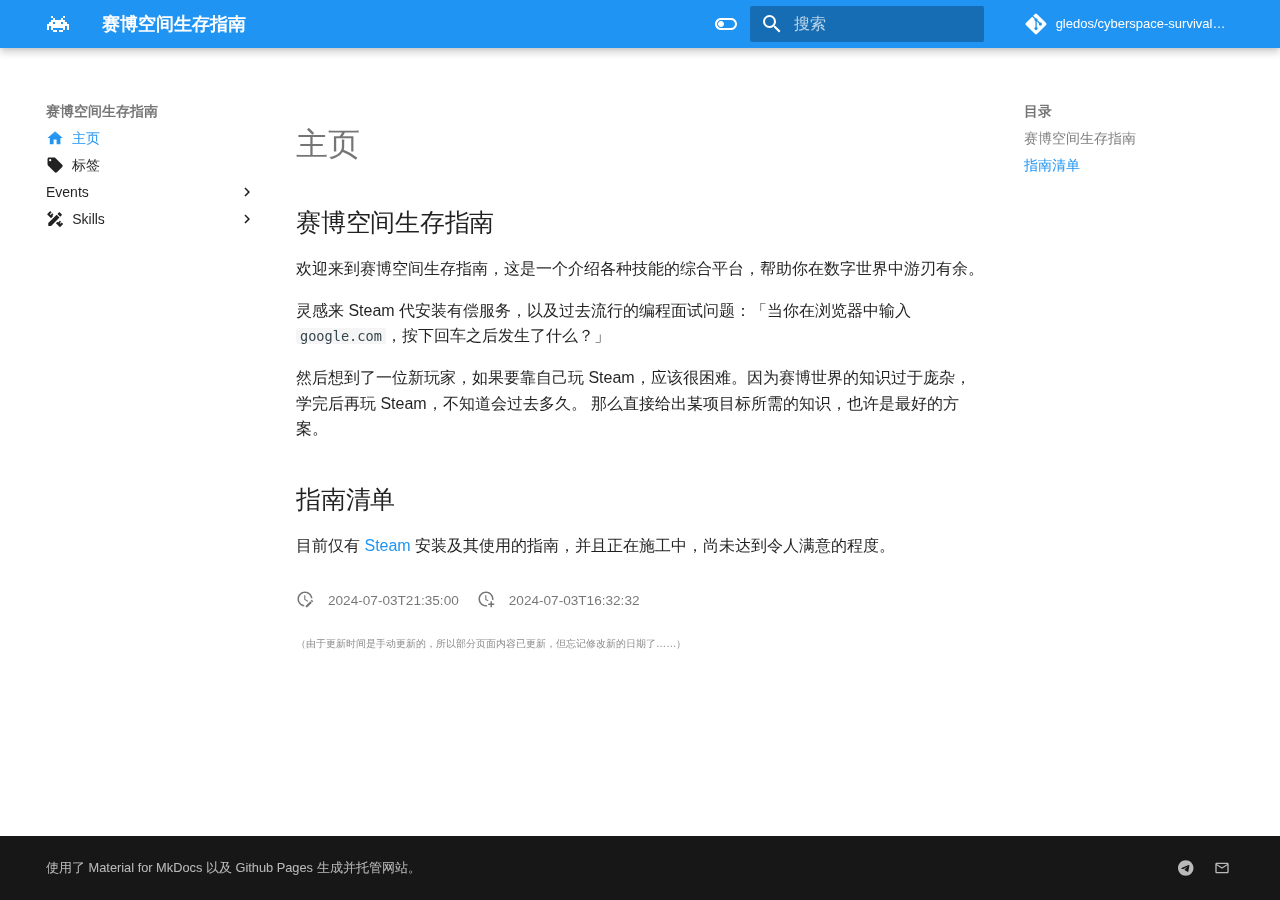
<file: index.html>
<!doctype html>
<html lang="zh" class="no-js">
  <head>
    
      <meta charset="utf-8">
      <meta name="viewport" content="width=device-width,initial-scale=1">
      
        <meta name="description" content="现代数字探索者的技能树指南">
      
      
      
        <link rel="canonical" href="https://cyber.gledos.science/index.html">
      
      
      
        <link rel="next" href="tags.html">
      
      
        <link rel="alternate" type="application/rss+xml" title="RSS 订阅" href="feed_rss_created.xml">
        <link rel="alternate" type="application/rss+xml" title="已更新内容的 RSS 订阅" href="feed_rss_updated.xml">
      
      <link rel="icon" href="favicon.png">
      <meta name="generator" content="mkdocs-1.6.0, mkdocs-material-9.5.28">
    
    
      
        <title>主页 - 赛博空间生存指南</title>
      
    
    
    
      <link rel="stylesheet" href="assets/stylesheets/main.6543a935.min.css">
      
        
        <link rel="stylesheet" href="assets/stylesheets/palette.06af60db.min.css">
      
      
  
  
    
    
  
  
  <style>:root{--md-admonition-icon--quote:url('data:image/svg+xml;charset=utf-8,<svg xmlns="http://www.w3.org/2000/svg" viewBox="0 0 16 16"><path fill-rule="evenodd" d="M 7.1474672,4.1999327 H 11 V 1.8275 H 5 v 12.345 h 2.1474672 z"/></svg>');}</style>



    
<!-- 下面的「黑幕（刮刮乐）」CSS 来自：-->
<!-- 萌娘百科 https://web.archive.org/web/20220427162917/https://zh.moegirl.org.cn/MediaWiki:Mobile.css -->
<!-- 无限UCW [CSS+JS轻松实现自定义黑幕效果](https://ucw.moe/archives/js-with-css-implements-heimu.html) -->
<!-- 有经过一些修改，增加了选中也能显现，以及适配 Material for MkDocs 的明暗色调。 -->
<style>
.cem {
    text-emphasis: circle;
    font-weight: normal;
}

.heimu, .heimu.a, .heimu > a {
    background-color: var(--md-default-fg-color);
    color: #00000000;
    text-shadow: none;
    transition: color 0.2s;
}

.heimu:hover, .heimu:active {
    color: var(--md-default-bg-color);
}

.heimu:hover.a, .heimu:active.a,
.heimu:hover > a, .heimu:active > a {
    color: var(--md-typeset-a-color);
}

.heimu::selection {
    background-color: var(--md-default-fg-color);
    color: var(--md-default-bg-color);
}

.heimu::selection.a, .heimu::selection > a {
    background-color: var(--md-default-fg-color);
    color: var(--md-typeset-a-color);
}
</style>

    
      
    
    
      
    
    
      <link rel="stylesheet" href="css/base.css">
    
      <link rel="stylesheet" href="css/custom_admonitions.css">
    
      <link rel="stylesheet" href="css/external_link_icon.css">
    
      <link rel="stylesheet" href="css/footnotes.css">
    
      <link rel="stylesheet" href="css/skills.css">
    
    <script>__md_scope=new URL(".",location),__md_hash=e=>[...e].reduce((e,_)=>(e<<5)-e+_.charCodeAt(0),0),__md_get=(e,_=localStorage,t=__md_scope)=>JSON.parse(_.getItem(t.pathname+"."+e)),__md_set=(e,_,t=localStorage,a=__md_scope)=>{try{t.setItem(a.pathname+"."+e,JSON.stringify(_))}catch(e){}}</script>
    
      

    
    
    
   <link href="assets/stylesheets/glightbox.min.css" rel="stylesheet"/><style>
    html.glightbox-open { overflow: initial; height: 100%; }
    .gslide-title { margin-top: 0px; user-select: text; }
    .gslide-desc { color: #666; user-select: text; }
    .gslide-image img { background: none; }
    .gscrollbar-fixer { padding-right: 15px; }
    .gdesc-inner { font-size: 0.75rem; }
    body[data-md-color-scheme="slate"] .gdesc-inner { background: var(--md-default-bg-color);}
    body[data-md-color-scheme="slate"] .gslide-title { color: var(--md-default-fg-color);}
    body[data-md-color-scheme="slate"] .gslide-desc { color: var(--md-default-fg-color);}</style> <script src="assets/javascripts/glightbox.min.js"></script></head>
  
  
    
    
      
    
    
    
    
    <body dir="ltr" data-md-color-scheme="default" data-md-color-primary="blue" data-md-color-accent="indigo">
  
    
    <input class="md-toggle" data-md-toggle="drawer" type="checkbox" id="__drawer" autocomplete="off">
    <input class="md-toggle" data-md-toggle="search" type="checkbox" id="__search" autocomplete="off">
    <label class="md-overlay" for="__drawer"></label>
    <div data-md-component="skip">
      
        
        <a href="#赛博空间生存指南" class="md-skip">
          跳转至
        </a>
      
    </div>
    <div data-md-component="announce">
      
    </div>
    
    
      

  

<header class="md-header md-header--shadow" data-md-component="header">
  <nav class="md-header__inner md-grid" aria-label="页眉">
    <a href="index.html" title="赛博空间生存指南" class="md-header__button md-logo" aria-label="赛博空间生存指南" data-md-component="logo">
      
  
  <svg xmlns="http://www.w3.org/2000/svg" viewBox="0 0 24 24"><path d="M7 6H5V4h2v2m10 0h2V4h-2v2m6 6v6h-2v-4h-2v4h-2v-2H7v2H5v-4H3v4H1v-6h2v-2h2V8h2V6h2v2h6V6h2v2h2v2h2v2h2m-8-2v2h2v-2h-2m-8 2h2v-2H7v2m4 6H7v2h4v-2m6 0h-4v2h4v-2Z"/></svg>

    </a>
    <label class="md-header__button md-icon" for="__drawer">
      
      <svg xmlns="http://www.w3.org/2000/svg" viewBox="0 0 24 24"><path d="M3 6h18v2H3V6m0 5h18v2H3v-2m0 5h18v2H3v-2Z"/></svg>
    </label>
    <div class="md-header__title" data-md-component="header-title">
      <div class="md-header__ellipsis">
        <div class="md-header__topic">
          <span class="md-ellipsis">
            赛博空间生存指南
          </span>
        </div>
        <div class="md-header__topic" data-md-component="header-topic">
          <span class="md-ellipsis">
            
              主页
            
          </span>
        </div>
      </div>
    </div>
    
      
        <form class="md-header__option" data-md-component="palette">
  
    
    
    
    <input class="md-option" data-md-color-media="(prefers-color-scheme: light)" data-md-color-scheme="default" data-md-color-primary="blue" data-md-color-accent="indigo"  aria-label="切换到暗模式"  type="radio" name="__palette" id="__palette_0">
    
      <label class="md-header__button md-icon" title="切换到暗模式" for="__palette_1" hidden>
        <svg xmlns="http://www.w3.org/2000/svg" viewBox="0 0 24 24"><path d="M17 6H7c-3.31 0-6 2.69-6 6s2.69 6 6 6h10c3.31 0 6-2.69 6-6s-2.69-6-6-6zm0 10H7c-2.21 0-4-1.79-4-4s1.79-4 4-4h10c2.21 0 4 1.79 4 4s-1.79 4-4 4zM7 9c-1.66 0-3 1.34-3 3s1.34 3 3 3 3-1.34 3-3-1.34-3-3-3z"/></svg>
      </label>
    
  
    
    
    
    <input class="md-option" data-md-color-media="(prefers-color-scheme: dark)" data-md-color-scheme="slate" data-md-color-primary="blue" data-md-color-accent="indigo"  aria-label="切换到亮模式"  type="radio" name="__palette" id="__palette_1">
    
      <label class="md-header__button md-icon" title="切换到亮模式" for="__palette_0" hidden>
        <svg xmlns="http://www.w3.org/2000/svg" viewBox="0 0 24 24"><path d="M17 7H7a5 5 0 0 0-5 5 5 5 0 0 0 5 5h10a5 5 0 0 0 5-5 5 5 0 0 0-5-5m0 8a3 3 0 0 1-3-3 3 3 0 0 1 3-3 3 3 0 0 1 3 3 3 3 0 0 1-3 3Z"/></svg>
      </label>
    
  
</form>
      
    
    
      <script>var media,input,key,value,palette=__md_get("__palette");if(palette&&palette.color){"(prefers-color-scheme)"===palette.color.media&&(media=matchMedia("(prefers-color-scheme: light)"),input=document.querySelector(media.matches?"[data-md-color-media='(prefers-color-scheme: light)']":"[data-md-color-media='(prefers-color-scheme: dark)']"),palette.color.media=input.getAttribute("data-md-color-media"),palette.color.scheme=input.getAttribute("data-md-color-scheme"),palette.color.primary=input.getAttribute("data-md-color-primary"),palette.color.accent=input.getAttribute("data-md-color-accent"));for([key,value]of Object.entries(palette.color))document.body.setAttribute("data-md-color-"+key,value)}</script>
    
    
    
      <label class="md-header__button md-icon" for="__search">
        
        <svg xmlns="http://www.w3.org/2000/svg" viewBox="0 0 24 24"><path d="M9.5 3A6.5 6.5 0 0 1 16 9.5c0 1.61-.59 3.09-1.56 4.23l.27.27h.79l5 5-1.5 1.5-5-5v-.79l-.27-.27A6.516 6.516 0 0 1 9.5 16 6.5 6.5 0 0 1 3 9.5 6.5 6.5 0 0 1 9.5 3m0 2C7 5 5 7 5 9.5S7 14 9.5 14 14 12 14 9.5 12 5 9.5 5Z"/></svg>
      </label>
      <div class="md-search" data-md-component="search" role="dialog">
  <label class="md-search__overlay" for="__search"></label>
  <div class="md-search__inner" role="search">
    <form class="md-search__form" name="search">
      <input type="text" class="md-search__input" name="query" aria-label="搜索" placeholder="搜索" autocapitalize="off" autocorrect="off" autocomplete="off" spellcheck="false" data-md-component="search-query" required>
      <label class="md-search__icon md-icon" for="__search">
        
        <svg xmlns="http://www.w3.org/2000/svg" viewBox="0 0 24 24"><path d="M9.5 3A6.5 6.5 0 0 1 16 9.5c0 1.61-.59 3.09-1.56 4.23l.27.27h.79l5 5-1.5 1.5-5-5v-.79l-.27-.27A6.516 6.516 0 0 1 9.5 16 6.5 6.5 0 0 1 3 9.5 6.5 6.5 0 0 1 9.5 3m0 2C7 5 5 7 5 9.5S7 14 9.5 14 14 12 14 9.5 12 5 9.5 5Z"/></svg>
        
        <svg xmlns="http://www.w3.org/2000/svg" viewBox="0 0 24 24"><path d="M20 11v2H8l5.5 5.5-1.42 1.42L4.16 12l7.92-7.92L13.5 5.5 8 11h12Z"/></svg>
      </label>
      <nav class="md-search__options" aria-label="查找">
        
        <button type="reset" class="md-search__icon md-icon" title="清空当前内容" aria-label="清空当前内容" tabindex="-1">
          
          <svg xmlns="http://www.w3.org/2000/svg" viewBox="0 0 24 24"><path d="M19 6.41 17.59 5 12 10.59 6.41 5 5 6.41 10.59 12 5 17.59 6.41 19 12 13.41 17.59 19 19 17.59 13.41 12 19 6.41Z"/></svg>
        </button>
      </nav>
      
    </form>
    <div class="md-search__output">
      <div class="md-search__scrollwrap" tabindex="0" data-md-scrollfix>
        <div class="md-search-result" data-md-component="search-result">
          <div class="md-search-result__meta">
            正在初始化搜索引擎
          </div>
          <ol class="md-search-result__list" role="presentation"></ol>
        </div>
      </div>
    </div>
  </div>
</div>
    
    
      <div class="md-header__source">
        <a href="https://github.com/gledos/cyberspace-survival-guide" title="前往仓库" class="md-source" data-md-component="source">
  <div class="md-source__icon md-icon">
    
    <svg xmlns="http://www.w3.org/2000/svg" viewBox="0 0 448 512"><!--! Font Awesome Free 6.5.2 by @fontawesome - https://fontawesome.com License - https://fontawesome.com/license/free (Icons: CC BY 4.0, Fonts: SIL OFL 1.1, Code: MIT License) Copyright 2024 Fonticons, Inc.--><path d="M439.55 236.05 244 40.45a28.87 28.87 0 0 0-40.81 0l-40.66 40.63 51.52 51.52c27.06-9.14 52.68 16.77 43.39 43.68l49.66 49.66c34.23-11.8 61.18 31 35.47 56.69-26.49 26.49-70.21-2.87-56-37.34L240.22 199v121.85c25.3 12.54 22.26 41.85 9.08 55a34.34 34.34 0 0 1-48.55 0c-17.57-17.6-11.07-46.91 11.25-56v-123c-20.8-8.51-24.6-30.74-18.64-45L142.57 101 8.45 235.14a28.86 28.86 0 0 0 0 40.81l195.61 195.6a28.86 28.86 0 0 0 40.8 0l194.69-194.69a28.86 28.86 0 0 0 0-40.81z"/></svg>
  </div>
  <div class="md-source__repository">
    gledos/cyberspace-survival-guide
  </div>
</a>
      </div>
    
  </nav>
  
</header>
    
    <div class="md-container" data-md-component="container">
      
      
        
          
        
      
      <main class="md-main" data-md-component="main">
        <div class="md-main__inner md-grid">
          
            
              
              <div class="md-sidebar md-sidebar--primary" data-md-component="sidebar" data-md-type="navigation" >
                <div class="md-sidebar__scrollwrap">
                  <div class="md-sidebar__inner">
                    



<nav class="md-nav md-nav--primary" aria-label="导航栏" data-md-level="0">
  <label class="md-nav__title" for="__drawer">
    <a href="index.html" title="赛博空间生存指南" class="md-nav__button md-logo" aria-label="赛博空间生存指南" data-md-component="logo">
      
  
  <svg xmlns="http://www.w3.org/2000/svg" viewBox="0 0 24 24"><path d="M7 6H5V4h2v2m10 0h2V4h-2v2m6 6v6h-2v-4h-2v4h-2v-2H7v2H5v-4H3v4H1v-6h2v-2h2V8h2V6h2v2h6V6h2v2h2v2h2v2h2m-8-2v2h2v-2h-2m-8 2h2v-2H7v2m4 6H7v2h4v-2m6 0h-4v2h4v-2Z"/></svg>

    </a>
    赛博空间生存指南
  </label>
  
    <div class="md-nav__source">
      <a href="https://github.com/gledos/cyberspace-survival-guide" title="前往仓库" class="md-source" data-md-component="source">
  <div class="md-source__icon md-icon">
    
    <svg xmlns="http://www.w3.org/2000/svg" viewBox="0 0 448 512"><!--! Font Awesome Free 6.5.2 by @fontawesome - https://fontawesome.com License - https://fontawesome.com/license/free (Icons: CC BY 4.0, Fonts: SIL OFL 1.1, Code: MIT License) Copyright 2024 Fonticons, Inc.--><path d="M439.55 236.05 244 40.45a28.87 28.87 0 0 0-40.81 0l-40.66 40.63 51.52 51.52c27.06-9.14 52.68 16.77 43.39 43.68l49.66 49.66c34.23-11.8 61.18 31 35.47 56.69-26.49 26.49-70.21-2.87-56-37.34L240.22 199v121.85c25.3 12.54 22.26 41.85 9.08 55a34.34 34.34 0 0 1-48.55 0c-17.57-17.6-11.07-46.91 11.25-56v-123c-20.8-8.51-24.6-30.74-18.64-45L142.57 101 8.45 235.14a28.86 28.86 0 0 0 0 40.81l195.61 195.6a28.86 28.86 0 0 0 40.8 0l194.69-194.69a28.86 28.86 0 0 0 0-40.81z"/></svg>
  </div>
  <div class="md-source__repository">
    gledos/cyberspace-survival-guide
  </div>
</a>
    </div>
  
  <ul class="md-nav__list" data-md-scrollfix>
    
      
      
  
  
    
  
  
  
    <li class="md-nav__item md-nav__item--active">
      
      <input class="md-nav__toggle md-toggle" type="checkbox" id="__toc">
      
      
      
        <label class="md-nav__link md-nav__link--active" for="__toc">
          
  
    <svg xmlns="http://www.w3.org/2000/svg" viewBox="0 0 24 24"><path d="M10 20v-6h4v6h5v-8h3L12 3 2 12h3v8h5Z"/></svg>
  
  <span class="md-ellipsis">
    主页
  </span>
  

          <span class="md-nav__icon md-icon"></span>
        </label>
      
      <a href="index.html" class="md-nav__link md-nav__link--active">
        
  
    <svg xmlns="http://www.w3.org/2000/svg" viewBox="0 0 24 24"><path d="M10 20v-6h4v6h5v-8h3L12 3 2 12h3v8h5Z"/></svg>
  
  <span class="md-ellipsis">
    主页
  </span>
  

      </a>
      
        

<nav class="md-nav md-nav--secondary" aria-label="目录">
  
  
  
  
    <label class="md-nav__title" for="__toc">
      <span class="md-nav__icon md-icon"></span>
      目录
    </label>
    <ul class="md-nav__list" data-md-component="toc" data-md-scrollfix>
      
        <li class="md-nav__item">
  <a href="#赛博空间生存指南" class="md-nav__link">
    <span class="md-ellipsis">
      赛博空间生存指南
    </span>
  </a>
  
</li>
      
        <li class="md-nav__item">
  <a href="#指南清单" class="md-nav__link">
    <span class="md-ellipsis">
      指南清单
    </span>
  </a>
  
</li>
      
    </ul>
  
</nav>
      
    </li>
  

    
      
      
  
  
  
  
    <li class="md-nav__item">
      <a href="tags.html" class="md-nav__link">
        
  
    <svg xmlns="http://www.w3.org/2000/svg" viewBox="0 0 24 24"><path d="M5.5 7A1.5 1.5 0 0 1 4 5.5 1.5 1.5 0 0 1 5.5 4 1.5 1.5 0 0 1 7 5.5 1.5 1.5 0 0 1 5.5 7m15.91 4.58-9-9C12.05 2.22 11.55 2 11 2H4c-1.11 0-2 .89-2 2v7c0 .55.22 1.05.59 1.41l8.99 9c.37.36.87.59 1.42.59.55 0 1.05-.23 1.41-.59l7-7c.37-.36.59-.86.59-1.41 0-.56-.23-1.06-.59-1.42Z"/></svg>
  
  <span class="md-ellipsis">
    标签
  </span>
  

      </a>
    </li>
  

    
      
      
  
  
  
  
    
    
      
        
      
    
    
    
    <li class="md-nav__item md-nav__item--nested">
      
        
        
        <input class="md-nav__toggle md-toggle " type="checkbox" id="__nav_3" >
        
          
          <label class="md-nav__link" for="__nav_3" id="__nav_3_label" tabindex="0">
            
  
  <span class="md-ellipsis">
    Events
  </span>
  

            <span class="md-nav__icon md-icon"></span>
          </label>
        
        <nav class="md-nav" data-md-level="1" aria-labelledby="__nav_3_label" aria-expanded="false">
          <label class="md-nav__title" for="__nav_3">
            <span class="md-nav__icon md-icon"></span>
            Events
          </label>
          <ul class="md-nav__list" data-md-scrollfix>
            
              
                
  
  
  
  
    <li class="md-nav__item">
      <a href="events/steam.html" class="md-nav__link">
        
  
    <svg xmlns="http://www.w3.org/2000/svg" viewBox="0 0 24 24"><path d="M12 2a10 10 0 0 1 10 10 10 10 0 0 1-10 10c-4.6 0-8.45-3.08-9.64-7.27l3.83 1.58a2.843 2.843 0 0 0 2.78 2.27c1.56 0 2.83-1.27 2.83-2.83v-.13l3.4-2.43h.08c2.08 0 3.77-1.69 3.77-3.77s-1.69-3.77-3.77-3.77-3.78 1.69-3.78 3.77v.05l-2.37 3.46-.16-.01c-.59 0-1.14.18-1.59.49L2 11.2C2.43 6.05 6.73 2 12 2M8.28 17.17c.8.33 1.72-.04 2.05-.84.33-.8-.05-1.71-.83-2.04l-1.28-.53c.49-.18 1.04-.19 1.56.03.53.21.94.62 1.15 1.15.22.52.22 1.1 0 1.62-.43 1.08-1.7 1.6-2.78 1.15-.5-.21-.88-.59-1.09-1.04l1.22.5m9.52-7.75c0 1.39-1.13 2.52-2.52 2.52a2.52 2.52 0 0 1-2.51-2.52 2.5 2.5 0 0 1 2.51-2.51 2.52 2.52 0 0 1 2.52 2.51m-4.4 0c0 1.04.84 1.89 1.89 1.89 1.04 0 1.88-.85 1.88-1.89s-.84-1.89-1.88-1.89c-1.05 0-1.89.85-1.89 1.89Z"/></svg>
  
  <span class="md-ellipsis">
    Steam
  </span>
  

      </a>
    </li>
  

              
            
          </ul>
        </nav>
      
    </li>
  

    
      
      
  
  
  
  
    
    
      
        
          
        
      
        
      
        
      
        
      
        
      
        
      
        
      
        
      
        
      
        
      
    
    
    
    <li class="md-nav__item md-nav__item--nested">
      
        
        
        <input class="md-nav__toggle md-toggle " type="checkbox" id="__nav_4" >
        
          
          
          <div class="md-nav__link md-nav__container">
            <a href="skills/index.html" class="md-nav__link ">
              
  
    <svg xmlns="http://www.w3.org/2000/svg" viewBox="0 0 24 24"><path d="M3 17.25V21h3.75L17.81 9.93l-3.75-3.75L3 17.25m19.61 1.11-4.25 4.25-5.2-5.2 1.77-1.77 1 1 2.47-2.48 1.42 1.42L18.36 17l1.06 1 1.42-1.4 1.77 1.76m-16-7.53L1.39 5.64l4.25-4.25L7.4 3.16 4.93 5.64 6 6.7l2.46-2.48 1.42 1.42-1.42 1.41 1 1-2.85 2.78M20.71 7c.39-.39.39-1 0-1.41l-2.34-2.3c-.37-.39-1.02-.39-1.41 0l-1.84 1.83 3.75 3.75L20.71 7Z"/></svg>
  
  <span class="md-ellipsis">
    Skills
  </span>
  

            </a>
            
              
              <label class="md-nav__link " for="__nav_4" id="__nav_4_label" tabindex="0">
                <span class="md-nav__icon md-icon"></span>
              </label>
            
          </div>
        
        <nav class="md-nav" data-md-level="1" aria-labelledby="__nav_4_label" aria-expanded="false">
          <label class="md-nav__title" for="__nav_4">
            <span class="md-nav__icon md-icon"></span>
            Skills
          </label>
          <ul class="md-nav__list" data-md-scrollfix>
            
              
            
              
                
  
  
  
  
    <li class="md-nav__item">
      <a href="skills/browser.html" class="md-nav__link">
        
  
    <svg xmlns="http://www.w3.org/2000/svg" viewBox="0 0 24 24"><path d="M16.36 14c.08-.66.14-1.32.14-2 0-.68-.06-1.34-.14-2h3.38c.16.64.26 1.31.26 2s-.1 1.36-.26 2m-5.15 5.56c.6-1.11 1.06-2.31 1.38-3.56h2.95a8.03 8.03 0 0 1-4.33 3.56M14.34 14H9.66c-.1-.66-.16-1.32-.16-2 0-.68.06-1.35.16-2h4.68c.09.65.16 1.32.16 2 0 .68-.07 1.34-.16 2M12 19.96c-.83-1.2-1.5-2.53-1.91-3.96h3.82c-.41 1.43-1.08 2.76-1.91 3.96M8 8H5.08A7.923 7.923 0 0 1 9.4 4.44C8.8 5.55 8.35 6.75 8 8m-2.92 8H8c.35 1.25.8 2.45 1.4 3.56A8.008 8.008 0 0 1 5.08 16m-.82-2C4.1 13.36 4 12.69 4 12s.1-1.36.26-2h3.38c-.08.66-.14 1.32-.14 2 0 .68.06 1.34.14 2M12 4.03c.83 1.2 1.5 2.54 1.91 3.97h-3.82c.41-1.43 1.08-2.77 1.91-3.97M18.92 8h-2.95a15.65 15.65 0 0 0-1.38-3.56c1.84.63 3.37 1.9 4.33 3.56M12 2C6.47 2 2 6.5 2 12a10 10 0 0 0 10 10 10 10 0 0 0 10-10A10 10 0 0 0 12 2Z"/></svg>
  
  <span class="md-ellipsis">
    浏览器
  </span>
  

      </a>
    </li>
  

              
            
              
                
  
  
  
  
    <li class="md-nav__item">
      <a href="skills/downloader.html" class="md-nav__link">
        
  
    <svg xmlns="http://www.w3.org/2000/svg" viewBox="0 0 24 24"><path d="M5 20h14v-2H5m14-9h-4V3H9v6H5l7 7 7-7Z"/></svg>
  
  <span class="md-ellipsis">
    下载器
  </span>
  

      </a>
    </li>
  

              
            
              
                
  
  
  
  
    <li class="md-nav__item">
      <a href="skills/file.html" class="md-nav__link">
        
  
    <svg xmlns="http://www.w3.org/2000/svg" viewBox="0 0 24 24"><path d="M13 9V3.5L18.5 9M6 2c-1.11 0-2 .89-2 2v16a2 2 0 0 0 2 2h12a2 2 0 0 0 2-2V8l-6-6H6Z"/></svg>
  
  <span class="md-ellipsis">
    文件
  </span>
  

      </a>
    </li>
  

              
            
              
                
  
  
  
  
    <li class="md-nav__item">
      <a href="skills/install.html" class="md-nav__link">
        
  
    <svg xmlns="http://www.w3.org/2000/svg" viewBox="0 0 24 24"><path d="M13 15.6c.3.2.7.2 1 0l5-2.9v.3c.7 0 1.4.1 2 .4v-1.8l1-.6c.5-.3.6-.9.4-1.4l-1.5-2.5c-.1-.2-.2-.4-.4-.5l-7.9-4.4c-.2-.1-.4-.2-.6-.2s-.4.1-.6.2L3.6 6.6c-.2.1-.4.2-.5.4L1.6 9.6c-.3.5-.1 1.1.4 1.4.3.2.7.2 1 0v5.5c0 .4.2.7.5.9l7.9 4.4c.2.1.4.2.6.2s.4-.1.6-.2l.9-.5c-.3-.6-.4-1.3-.5-2m-2 0-6-3.4V9.2l6 3.4v6.7m9.1-9.6-6.3 3.6-.6-1 6.3-3.6.6 1M12 10.8V4.2l6 3.3-6 3.3m8 4.2v3h3v2h-3v3h-2v-3h-3v-2h3v-3h2Z"/></svg>
  
  <span class="md-ellipsis">
    安装
  </span>
  

      </a>
    </li>
  

              
            
              
                
  
  
  
  
    <li class="md-nav__item">
      <a href="skills/keyboard.html" class="md-nav__link">
        
  
    <svg xmlns="http://www.w3.org/2000/svg" viewBox="0 0 24 24"><path d="M19 10h-2V8h2m0 5h-2v-2h2m-3-1h-2V8h2m0 5h-2v-2h2m0 6H8v-2h8m-9-5H5V8h2m0 5H5v-2h2m1 0h2v2H8m0-5h2v2H8m3 1h2v2h-2m0-5h2v2h-2m9-5H4c-1.11 0-2 .89-2 2v10a2 2 0 0 0 2 2h16a2 2 0 0 0 2-2V7a2 2 0 0 0-2-2Z"/></svg>
  
  <span class="md-ellipsis">
    键盘
  </span>
  

      </a>
    </li>
  

              
            
              
                
  
  
  
  
    <li class="md-nav__item">
      <a href="skills/mouse.html" class="md-nav__link">
        
  
    <svg xmlns="http://www.w3.org/2000/svg" viewBox="0 0 24 24"><path d="M11 1.07C7.05 1.56 4 4.92 4 9h7m-7 6a8 8 0 0 0 8 8 8 8 0 0 0 8-8v-4H4m9-9.93V9h7c0-4.08-3.06-7.44-7-7.93Z"/></svg>
  
  <span class="md-ellipsis">
    鼠标
  </span>
  

      </a>
    </li>
  

              
            
              
                
  
  
  
  
    <li class="md-nav__item">
      <a href="skills/search.html" class="md-nav__link">
        
  
    <svg xmlns="http://www.w3.org/2000/svg" viewBox="0 0 24 24"><path d="m15.5 14 5 5-1.5 1.5-5-5v-.79l-.27-.28A6.471 6.471 0 0 1 9.5 16 6.5 6.5 0 0 1 3 9.5 6.5 6.5 0 0 1 9.5 3 6.5 6.5 0 0 1 16 9.5c0 1.61-.59 3.09-1.57 4.23l.28.27h.79m-6-9.5-.55.03c-.24.52-.61 1.4-.88 2.47h2.86c-.27-1.07-.64-1.95-.88-2.47-.18-.03-.36-.03-.55-.03M13.83 7a4.943 4.943 0 0 0-2.68-2.22c.24.53.55 1.3.78 2.22h1.9M5.17 7h1.9c.23-.92.54-1.69.78-2.22A4.943 4.943 0 0 0 5.17 7M4.5 9.5c0 .5.08 1.03.23 1.5h2.14l-.12-1.5.12-1.5H4.73c-.15.47-.23 1-.23 1.5m9.77 1.5c.15-.47.23-1 .23-1.5s-.08-1.03-.23-1.5h-2.14a9.48 9.48 0 0 1 0 3h2.14m-6.4-3-.12 1.5.12 1.5h3.26a9.48 9.48 0 0 0 0-3H7.87m1.63 6.5c.18 0 .36 0 .53-.03.25-.52.63-1.4.9-2.47H8.07c.27 1.07.65 1.95.9 2.47l.53.03m4.33-2.5h-1.9c-.23.92-.54 1.69-.78 2.22A4.943 4.943 0 0 0 13.83 12m-8.66 0a4.943 4.943 0 0 0 2.68 2.22c-.24-.53-.55-1.3-.78-2.22h-1.9Z"/></svg>
  
  <span class="md-ellipsis">
    搜索
  </span>
  

      </a>
    </li>
  

              
            
              
                
  
  
  
  
    <li class="md-nav__item">
      <a href="skills/shopping.html" class="md-nav__link">
        
  
    <svg xmlns="http://www.w3.org/2000/svg" viewBox="0 0 24 24"><path d="M12 13a5 5 0 0 1-5-5h2a3 3 0 0 0 3 3 3 3 0 0 0 3-3h2a5 5 0 0 1-5 5m0-10a3 3 0 0 1 3 3H9a3 3 0 0 1 3-3m7 3h-2a5 5 0 0 0-5-5 5 5 0 0 0-5 5H5c-1.11 0-2 .89-2 2v12a2 2 0 0 0 2 2h14a2 2 0 0 0 2-2V8a2 2 0 0 0-2-2Z"/></svg>
  
  <span class="md-ellipsis">
    网上购物
  </span>
  

      </a>
    </li>
  

              
            
              
                
  
  
  
  
    <li class="md-nav__item">
      <a href="skills/user_account.html" class="md-nav__link">
        
  
    <svg xmlns="http://www.w3.org/2000/svg" viewBox="0 0 24 24"><path d="M12 4a4 4 0 0 1 4 4 4 4 0 0 1-4 4 4 4 0 0 1-4-4 4 4 0 0 1 4-4m0 10c4.42 0 8 1.79 8 4v2H4v-2c0-2.21 3.58-4 8-4Z"/></svg>
  
  <span class="md-ellipsis">
    帐号
  </span>
  

      </a>
    </li>
  

              
            
          </ul>
        </nav>
      
    </li>
  

    
  </ul>
</nav>
                  </div>
                </div>
              </div>
            
            
              
              <div class="md-sidebar md-sidebar--secondary" data-md-component="sidebar" data-md-type="toc" >
                <div class="md-sidebar__scrollwrap">
                  <div class="md-sidebar__inner">
                    

<nav class="md-nav md-nav--secondary" aria-label="目录">
  
  
  
  
    <label class="md-nav__title" for="__toc">
      <span class="md-nav__icon md-icon"></span>
      目录
    </label>
    <ul class="md-nav__list" data-md-component="toc" data-md-scrollfix>
      
        <li class="md-nav__item">
  <a href="#赛博空间生存指南" class="md-nav__link">
    <span class="md-ellipsis">
      赛博空间生存指南
    </span>
  </a>
  
</li>
      
        <li class="md-nav__item">
  <a href="#指南清单" class="md-nav__link">
    <span class="md-ellipsis">
      指南清单
    </span>
  </a>
  
</li>
      
    </ul>
  
</nav>
                  </div>
                </div>
              </div>
            
          
          
            <div class="md-content" data-md-component="content">
              <article class="md-content__inner md-typeset">
                
                  
  
<nav class="md-tags" >
  
</nav>




  <h1>主页</h1>

<div><h2 id="赛博空间生存指南">赛博空间生存指南<a class="headerlink" href="#%E8%B5%9B%E5%8D%9A%E7%A9%BA%E9%97%B4%E7%94%9F%E5%AD%98%E6%8C%87%E5%8D%97" title="Permanent link">#</a></h2>
<p>欢迎来到赛博空间生存指南，这是一个介绍各种技能的综合平台，帮助你在数字世界中游刃有余。</p>
<p>灵感来 Steam 代安装有偿服务，以及过去流行的编程面试问题：「当你在浏览器中输入 <code>google.com</code>，按下回车之后发生了什么？」</p>
<p>然后想到了一位新玩家，如果要靠自己玩 Steam，应该很困难。因为赛博世界的知识过于庞杂，学完后再玩 Steam，不知道会过去多久。
那么直接给出某项目标所需的知识，也许是最好的方案。</p>
<h2 id="指南清单">指南清单<a class="headerlink" href="#%E6%8C%87%E5%8D%97%E6%B8%85%E5%8D%95" title="Permanent link">#</a></h2>
<p>目前仅有 <a href="events/steam.html">Steam</a> 安装及其使用的指南，并且正在施工中，尚未达到令人满意的程度。</p></div>






<!-- 新增部分 -->

<aside class="md-source-file" style="margin-right: .6rem; align-items: center; color: var(--md-default-fg-color--light); display: inline-flex; font-size: .68rem; gap: .3rem;"><span class="md-source-file__fact" style="display: inline-flex;"><span class="md-icon" title="更新时间"><svg xmlns="http://www.w3.org/2000/svg" viewBox="0 0 24 24"><path d="M21 13.1c-.1 0-.3.1-.4.2l-1 1 2.1 2.1 1-1c.2-.2.2-.6 0-.8l-1.3-1.3c-.1-.1-.2-.2-.4-.2m-1.9 1.8-6.1 6V23h2.1l6.1-6.1-2.1-2M12.5 7v5.2l4 2.4-1 1L11 13V7h1.5M11 21.9c-5.1-.5-9-4.8-9-9.9C2 6.5 6.5 2 12 2c5.3 0 9.6 4.1 10 9.3-.3-.1-.6-.2-1-.2s-.7.1-1 .2C19.6 7.2 16.2 4 12 4c-4.4 0-8 3.6-8 8 0 4.1 3.1 7.5 7.1 7.9l-.1.2v1.8Z"></path></svg></span><span class="git-revision-date-localized-plugin git-revision-date-localized-plugin-timeago" style="padding-left: 8px;padding-top: 2px;"><span>2024-07-03T21:35:00</span></span></span><span class="md-source-file__fact" style="display: inline-flex;"><span class="md-icon" title="创建时间"><svg xmlns="http://www.w3.org/2000/svg" viewBox="0 0 24 24"><path d="M14.47 15.08 11 13V7h1.5v5.25l3.08 1.83c-.41.28-.79.62-1.11 1m-1.39 4.84c-.36.05-.71.08-1.08.08-4.42 0-8-3.58-8-8s3.58-8 8-8 8 3.58 8 8c0 .37-.03.72-.08 1.08.69.1 1.33.32 1.92.64.1-.56.16-1.13.16-1.72 0-5.5-4.5-10-10-10S2 6.5 2 12s4.47 10 10 10c.59 0 1.16-.06 1.72-.16-.32-.59-.54-1.23-.64-1.92M18 15v3h-3v2h3v3h2v-3h3v-2h-3v-3h-2Z"></path></svg></span><span class="git-revision-date-localized-plugin git-revision-date-localized-plugin-timeago" style="padding-left: 8px;padding-top: 2px;"><span>2024-07-03T16:32:32</span></span></span></aside>
<small><small><p>（由于更新时间是手动更新的，所以部分页面内容已更新，但忘记修改新的日期了……）</p></small></small>

<!-- 新增部分结束 -->
                
              </article>
            </div>
          
          
  <script>var tabs=__md_get("__tabs");if(Array.isArray(tabs))e:for(var set of document.querySelectorAll(".tabbed-set")){var tab,labels=set.querySelector(".tabbed-labels");for(tab of tabs)for(var label of labels.getElementsByTagName("label"))if(label.innerText.trim()===tab){var input=document.getElementById(label.htmlFor);input.checked=!0;continue e}}</script>

<script>var target=document.getElementById(location.hash.slice(1));target&&target.name&&(target.checked=target.name.startsWith("__tabbed_"))</script>
        </div>
        
          <button type="button" class="md-top md-icon" data-md-component="top" hidden>
  
  <svg xmlns="http://www.w3.org/2000/svg" viewBox="0 0 24 24"><path d="M13 20h-2V8l-5.5 5.5-1.42-1.42L12 4.16l7.92 7.92-1.42 1.42L13 8v12Z"/></svg>
  回到页面顶部
</button>
        
      </main>
      
        <footer class="md-footer">
  
  <div class="md-footer-meta md-typeset">
    <div class="md-footer-meta__inner md-grid">
      <div class="md-copyright">
  
    <div class="md-copyright__highlight">
      使用了 <a href="https://squidfunk.github.io/mkdocs-material/">Material for MkDocs</a> 以及 Github Pages 生成并托管网站。

    </div>
  
  
</div>
      
        <div class="md-social">
  
    
    
    
    
      
      
    
    <a href="https://t.me/gledos_microblogging" target="_blank" rel="noopener" title="t.me" class="md-social__link">
      <svg xmlns="http://www.w3.org/2000/svg" viewBox="0 0 496 512"><!--! Font Awesome Free 6.5.2 by @fontawesome - https://fontawesome.com License - https://fontawesome.com/license/free (Icons: CC BY 4.0, Fonts: SIL OFL 1.1, Code: MIT License) Copyright 2024 Fonticons, Inc.--><path d="M248 8C111.033 8 0 119.033 0 256s111.033 248 248 248 248-111.033 248-248S384.967 8 248 8Zm114.952 168.66c-3.732 39.215-19.881 134.378-28.1 178.3-3.476 18.584-10.322 24.816-16.948 25.425-14.4 1.326-25.338-9.517-39.287-18.661-21.827-14.308-34.158-23.215-55.346-37.177-24.485-16.135-8.612-25 5.342-39.5 3.652-3.793 67.107-61.51 68.335-66.746.153-.655.3-3.1-1.154-4.384s-3.59-.849-5.135-.5q-3.283.746-104.608 69.142-14.845 10.194-26.894 9.934c-8.855-.191-25.888-5.006-38.551-9.123-15.531-5.048-27.875-7.717-26.8-16.291q.84-6.7 18.45-13.7 108.446-47.248 144.628-62.3c68.872-28.647 83.183-33.623 92.511-33.789 2.052-.034 6.639.474 9.61 2.885a10.452 10.452 0 0 1 3.53 6.716 43.765 43.765 0 0 1 .417 9.769Z"/></svg>
    </a>
  
    
    
    
    
    <a href="mailto:cngledos@gmail.com" target="_blank" rel="noopener" title="" class="md-social__link">
      <svg xmlns="http://www.w3.org/2000/svg" viewBox="0 0 24 24"><path d="M22 6c0-1.1-.9-2-2-2H4c-1.1 0-2 .9-2 2v12c0 1.1.9 2 2 2h16c1.1 0 2-.9 2-2V6m-2 0-8 5-8-5h16m0 12H4V8l8 5 8-5v10Z"/></svg>
    </a>
  
</div>
      
    </div>
  </div>
</footer>
      
    </div>
    <div class="md-dialog" data-md-component="dialog">
      <div class="md-dialog__inner md-typeset"></div>
    </div>
    
    
    <script id="__config" type="application/json">{"base": ".", "features": ["content.tabs.link", "navigation.indexes", "header.autohide", "navigation.top"], "search": "assets/javascripts/workers/search.b8dbb3d2.min.js", "translations": {"clipboard.copied": "\u5df2\u590d\u5236", "clipboard.copy": "\u590d\u5236", "search.result.more.one": "\u5728\u8be5\u9875\u4e0a\u8fd8\u6709 1 \u4e2a\u7b26\u5408\u6761\u4ef6\u7684\u7ed3\u679c", "search.result.more.other": "\u5728\u8be5\u9875\u4e0a\u8fd8\u6709 # \u4e2a\u7b26\u5408\u6761\u4ef6\u7684\u7ed3\u679c", "search.result.none": "\u6ca1\u6709\u627e\u5230\u7b26\u5408\u6761\u4ef6\u7684\u7ed3\u679c", "search.result.one": "\u627e\u5230 1 \u4e2a\u7b26\u5408\u6761\u4ef6\u7684\u7ed3\u679c", "search.result.other": "# \u4e2a\u7b26\u5408\u6761\u4ef6\u7684\u7ed3\u679c", "search.result.placeholder": "\u952e\u5165\u4ee5\u5f00\u59cb\u641c\u7d22", "search.result.term.missing": "\u7f3a\u5c11", "select.version": "\u9009\u62e9\u5f53\u524d\u7248\u672c"}}</script>
    
    
      <script src="assets/javascripts/bundle.fe8b6f2b.min.js"></script>
      
        <script src="js/quiz.js"></script>
      
        <script src="js/skills.js"></script>
      
    
  <script id="init-glightbox">const lightbox = GLightbox({"touchNavigation": true, "loop": false, "zoomable": true, "draggable": true, "openEffect": "zoom", "closeEffect": "zoom", "slideEffect": "slide"});
document$.subscribe(() => { lightbox.reload() });
</script></body>
</html>
</file>
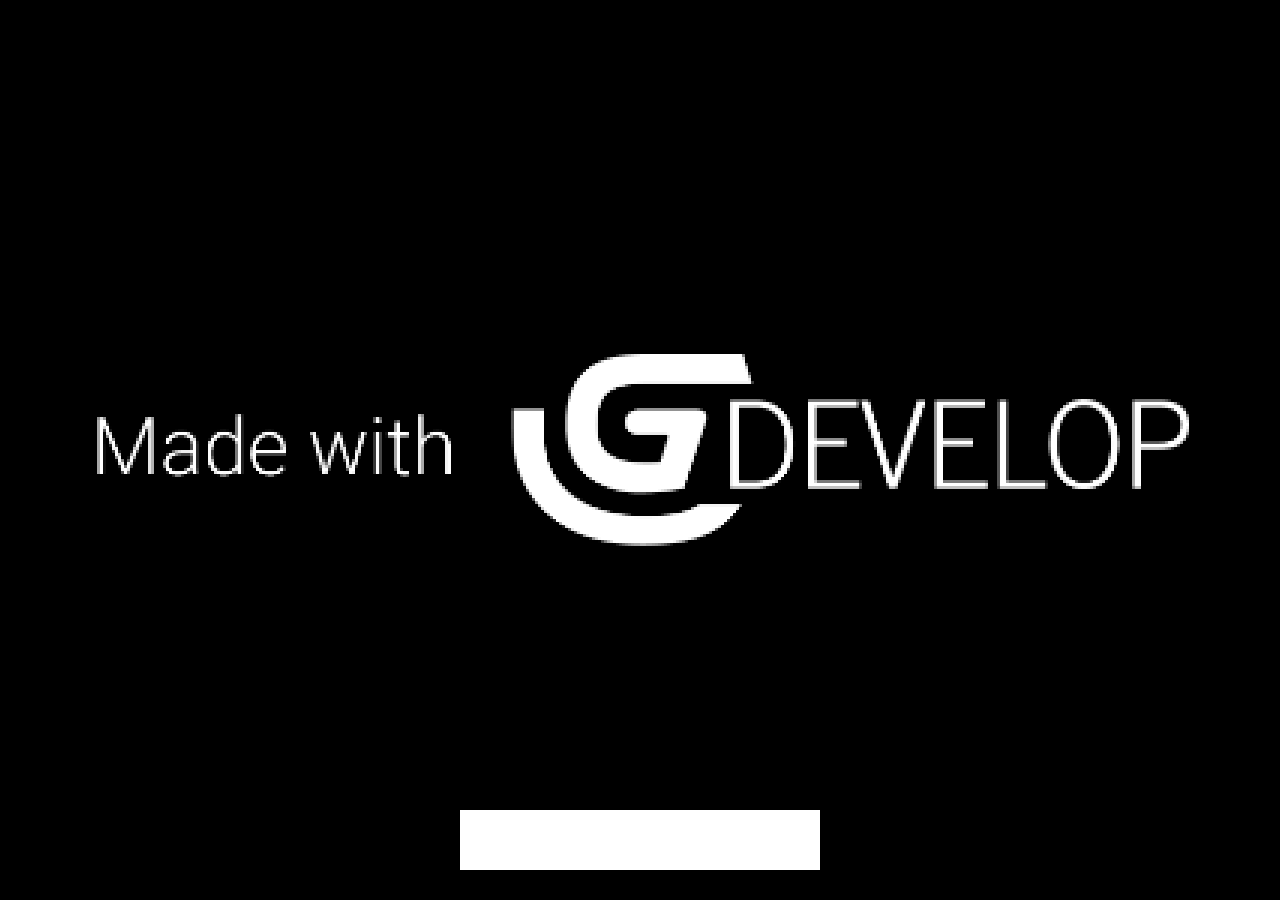
<file: src/game/1/index.html>
<!DOCTYPE html>
<html>
<head>
    <meta charset="UTF-8"/>
    <link rel="manifest" href="manifest.webmanifest">

    <meta name="apple-mobile-web-app-capable" content="yes">
    <meta name="apple-mobile-web-app-status-bar-style" content="black-translucent">

    <meta name="theme-color" content="#000000" />
    <meta name="viewport" content="width=device-width, initial-scale=1.0, maximum-scale=1.0, user-scalable=no" />

	<style>
		body {
			margin: 0;
			padding: 0;
			background-color: #000000;
            overflow: hidden;
		}
        #canvasArea {
            margin-left: auto;
            margin-right: auto;
            overflow: hidden;
        }

        
	</style>
    <!-- Libs and GDJS core files : -->
		<script src="libs/jshashtable.js" crossorigin="anonymous"></script>
	<script src="logger.js" crossorigin="anonymous"></script>
	<script src="gd.js" crossorigin="anonymous"></script>
	<script src="libs/rbush.js" crossorigin="anonymous"></script>
	<script src="AsyncTasksManager.js" crossorigin="anonymous"></script>
	<script src="inputmanager.js" crossorigin="anonymous"></script>
	<script src="jsonmanager.js" crossorigin="anonymous"></script>
	<script src="Model3DManager.js" crossorigin="anonymous"></script>
	<script src="ResourceLoader.js" crossorigin="anonymous"></script>
	<script src="ResourceCache.js" crossorigin="anonymous"></script>
	<script src="timemanager.js" crossorigin="anonymous"></script>
	<script src="polygon.js" crossorigin="anonymous"></script>
	<script src="runtimeobject.js" crossorigin="anonymous"></script>
	<script src="profiler.js" crossorigin="anonymous"></script>
	<script src="RuntimeInstanceContainer.js" crossorigin="anonymous"></script>
	<script src="runtimescene.js" crossorigin="anonymous"></script>
	<script src="scenestack.js" crossorigin="anonymous"></script>
	<script src="force.js" crossorigin="anonymous"></script>
	<script src="RuntimeLayer.js" crossorigin="anonymous"></script>
	<script src="layer.js" crossorigin="anonymous"></script>
	<script src="RuntimeCustomObjectLayer.js" crossorigin="anonymous"></script>
	<script src="timer.js" crossorigin="anonymous"></script>
	<script src="runtimewatermark.js" crossorigin="anonymous"></script>
	<script src="runtimegame.js" crossorigin="anonymous"></script>
	<script src="variable.js" crossorigin="anonymous"></script>
	<script src="variablescontainer.js" crossorigin="anonymous"></script>
	<script src="oncetriggers.js" crossorigin="anonymous"></script>
	<script src="runtimebehavior.js" crossorigin="anonymous"></script>
	<script src="SpriteAnimator.js" crossorigin="anonymous"></script>
	<script src="spriteruntimeobject.js" crossorigin="anonymous"></script>
	<script src="affinetransformation.js" crossorigin="anonymous"></script>
	<script src="CustomRuntimeObjectInstanceContainer.js" crossorigin="anonymous"></script>
	<script src="CustomRuntimeObject.js" crossorigin="anonymous"></script>
	<script src="CustomRuntimeObject2D.js" crossorigin="anonymous"></script>
	<script src="events-tools/commontools.js" crossorigin="anonymous"></script>
	<script src="events-tools/variabletools.js" crossorigin="anonymous"></script>
	<script src="events-tools/runtimescenetools.js" crossorigin="anonymous"></script>
	<script src="events-tools/inputtools.js" crossorigin="anonymous"></script>
	<script src="events-tools/objecttools.js" crossorigin="anonymous"></script>
	<script src="events-tools/cameratools.js" crossorigin="anonymous"></script>
	<script src="events-tools/soundtools.js" crossorigin="anonymous"></script>
	<script src="events-tools/storagetools.js" crossorigin="anonymous"></script>
	<script src="events-tools/stringtools.js" crossorigin="anonymous"></script>
	<script src="events-tools/windowtools.js" crossorigin="anonymous"></script>
	<script src="events-tools/networktools.js" crossorigin="anonymous"></script>
	<script src="splash/gd-logo-light.js" crossorigin="anonymous"></script>
	<script src="pixi-renderers/pixi.js" crossorigin="anonymous"></script>
	<script src="pixi-renderers/pixi-filters-tools.js" crossorigin="anonymous"></script>
	<script src="pixi-renderers/runtimegame-pixi-renderer.js" crossorigin="anonymous"></script>
	<script src="pixi-renderers/runtimescene-pixi-renderer.js" crossorigin="anonymous"></script>
	<script src="pixi-renderers/layer-pixi-renderer.js" crossorigin="anonymous"></script>
	<script src="pixi-renderers/pixi-image-manager.js" crossorigin="anonymous"></script>
	<script src="pixi-renderers/pixi-bitmapfont-manager.js" crossorigin="anonymous"></script>
	<script src="pixi-renderers/spriteruntimeobject-pixi-renderer.js" crossorigin="anonymous"></script>
	<script src="pixi-renderers/CustomRuntimeObject2DPixiRenderer.js" crossorigin="anonymous"></script>
	<script src="pixi-renderers/DebuggerPixiRenderer.js" crossorigin="anonymous"></script>
	<script src="pixi-renderers/loadingscreen-pixi-renderer.js" crossorigin="anonymous"></script>
	<script src="pixi-renderers/pixi-effects-manager.js" crossorigin="anonymous"></script>
	<script src="howler-sound-manager/howler.min.js" crossorigin="anonymous"></script>
	<script src="howler-sound-manager/howler-sound-manager.js" crossorigin="anonymous"></script>
	<script src="fontfaceobserver-font-manager/fontfaceobserver.js" crossorigin="anonymous"></script>
	<script src="fontfaceobserver-font-manager/fontfaceobserver-font-manager.js" crossorigin="anonymous"></script>
	<script src="Extensions/DraggableBehavior/draggableruntimebehavior.js" crossorigin="anonymous"></script>
	<script src="Extensions/TiledSpriteObject/tiledspriteruntimeobject-pixi-renderer.js" crossorigin="anonymous"></script>
	<script src="Extensions/TiledSpriteObject/tiledspriteruntimeobject.js" crossorigin="anonymous"></script>
	<script src="Extensions/TweenBehavior/TweenManager.js" crossorigin="anonymous"></script>
	<script src="gdjs-evtsext__buttonstates__buttonfsm.js" crossorigin="anonymous"></script>
	<script src="gdjs-evtsext__cursortype__changecursortype-func.js" crossorigin="anonymous"></script>
	<script src="gdjs-evtsext__cursortype__cursorhover.js" crossorigin="anonymous"></script>
	<script src="gdjs-evtsext__cursortype__onscenepreevents-func.js" crossorigin="anonymous"></script>
	<script src="gdjs-evtsext__mousehelper__cursor.js" crossorigin="anonymous"></script>
	<script src="gdjs-evtsext__repeateveryxseconds__deletetimer-func.js" crossorigin="anonymous"></script>
	<script src="gdjs-evtsext__repeateveryxseconds__repeat-func.js" crossorigin="anonymous"></script>
	<script src="gdjs-evtsext__repeateveryxseconds__repeatxtimes-func.js" crossorigin="anonymous"></script>
	<script src="gdjs-evtsext__repeateveryxseconds__repetition-func.js" crossorigin="anonymous"></script>
	<script src="gdjs-evtsext__spritetoggleswitch__buttonfsm.js" crossorigin="anonymous"></script>
	<script src="gdjs-evtsext__spritetoggleswitch__switchfsm.js" crossorigin="anonymous"></script>
	<script src="object-capabilities/AnimatableBehavior.js" crossorigin="anonymous"></script>
	<script src="object-capabilities/EffectBehavior.js" crossorigin="anonymous"></script>
	<script src="object-capabilities/FlippableBehavior.js" crossorigin="anonymous"></script>
	<script src="object-capabilities/OpacityBehavior.js" crossorigin="anonymous"></script>
	<script src="object-capabilities/ResizableBehavior.js" crossorigin="anonymous"></script>
	<script src="object-capabilities/ScalableBehavior.js" crossorigin="anonymous"></script>
	<script src="Extensions/3D/HemisphereLight.js" crossorigin="anonymous"></script>
	<script src="code0.js" crossorigin="anonymous"></script>
	<script src="code1.js" crossorigin="anonymous"></script>
	<script src="data.js" crossorigin="anonymous"></script>


</head>
<body>

    
	<script>

    (function() {
        //Initialization
        var game = new gdjs.RuntimeGame(gdjs.projectData, {});

        //Create a renderer
        game.getRenderer().createStandardCanvas(document.body);

        //Bind keyboards/mouse/touch events
        game.getRenderer().bindStandardEvents(game.getInputManager(), window, document);

        //Load all assets and start the game
        game.loadAllAssets(function() {
            game.startGameLoop();
        });
    })();

	</script>
</body>
</html>
</file>
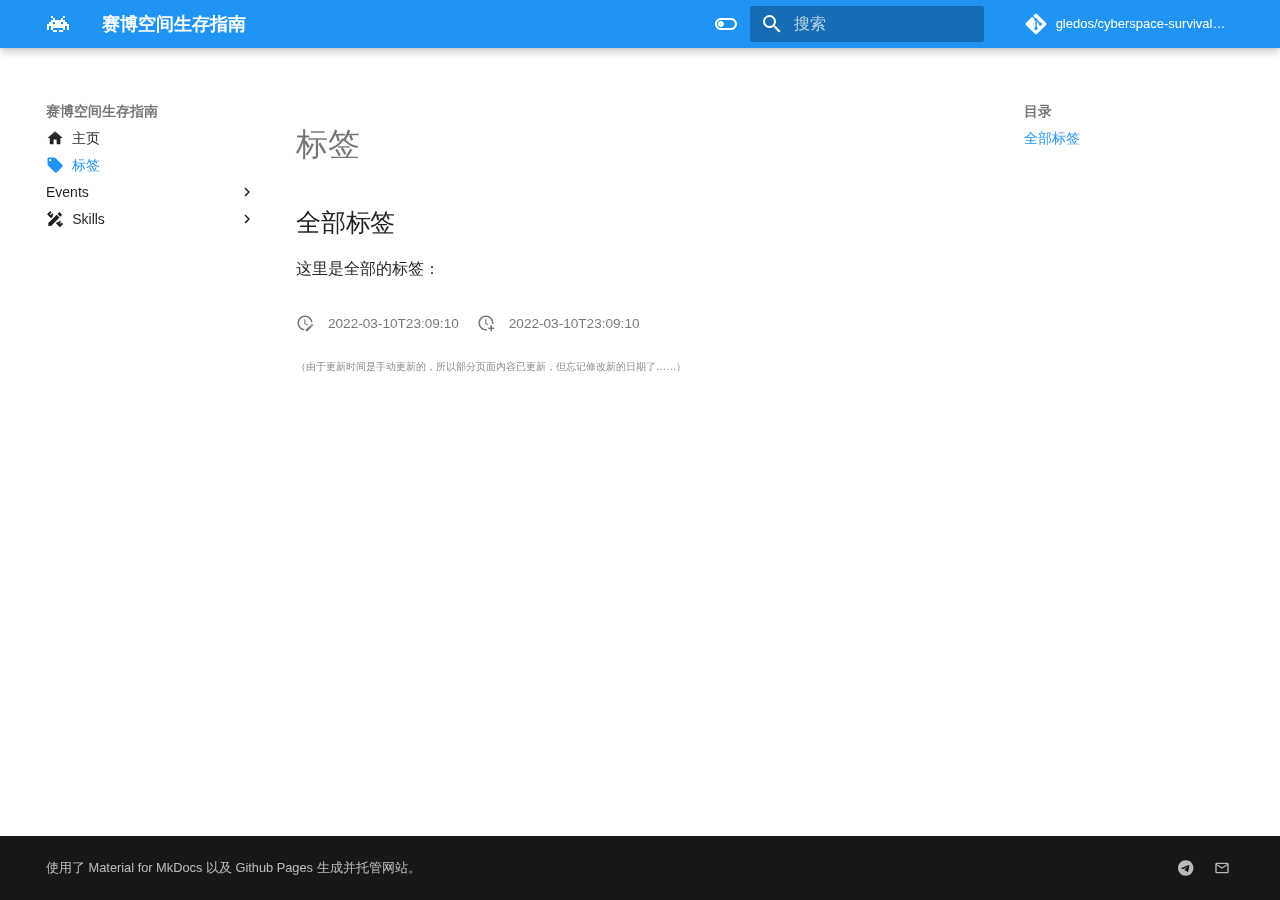
<file: tags.html>
<!doctype html>
<html lang="zh" class="no-js">
  <head>
    
      <meta charset="utf-8">
      <meta name="viewport" content="width=device-width,initial-scale=1">
      
        <meta name="description" content="现代数字探索者的技能树指南">
      
      
      
        <link rel="canonical" href="https://cyber.gledos.science/tags.html">
      
      
        <link rel="prev" href="index.html">
      
      
        <link rel="next" href="events/steam.html">
      
      
        <link rel="alternate" type="application/rss+xml" title="RSS 订阅" href="feed_rss_created.xml">
        <link rel="alternate" type="application/rss+xml" title="已更新内容的 RSS 订阅" href="feed_rss_updated.xml">
      
      <link rel="icon" href="favicon.png">
      <meta name="generator" content="mkdocs-1.6.0, mkdocs-material-9.5.28">
    
    
      
        <title>标签 - 赛博空间生存指南</title>
      
    
    
    
      <link rel="stylesheet" href="assets/stylesheets/main.6543a935.min.css">
      
        
        <link rel="stylesheet" href="assets/stylesheets/palette.06af60db.min.css">
      
      
  
  
    
    
  
  
  <style>:root{--md-admonition-icon--quote:url('data:image/svg+xml;charset=utf-8,<svg xmlns="http://www.w3.org/2000/svg" viewBox="0 0 16 16"><path fill-rule="evenodd" d="M 7.1474672,4.1999327 H 11 V 1.8275 H 5 v 12.345 h 2.1474672 z"/></svg>');}</style>



    
<!-- 下面的「黑幕（刮刮乐）」CSS 来自：-->
<!-- 萌娘百科 https://web.archive.org/web/20220427162917/https://zh.moegirl.org.cn/MediaWiki:Mobile.css -->
<!-- 无限UCW [CSS+JS轻松实现自定义黑幕效果](https://ucw.moe/archives/js-with-css-implements-heimu.html) -->
<!-- 有经过一些修改，增加了选中也能显现，以及适配 Material for MkDocs 的明暗色调。 -->
<style>
.cem {
    text-emphasis: circle;
    font-weight: normal;
}

.heimu, .heimu.a, .heimu > a {
    background-color: var(--md-default-fg-color);
    color: #00000000;
    text-shadow: none;
    transition: color 0.2s;
}

.heimu:hover, .heimu:active {
    color: var(--md-default-bg-color);
}

.heimu:hover.a, .heimu:active.a,
.heimu:hover > a, .heimu:active > a {
    color: var(--md-typeset-a-color);
}

.heimu::selection {
    background-color: var(--md-default-fg-color);
    color: var(--md-default-bg-color);
}

.heimu::selection.a, .heimu::selection > a {
    background-color: var(--md-default-fg-color);
    color: var(--md-typeset-a-color);
}
</style>

    
      
    
    
      
    
    
      <link rel="stylesheet" href="css/base.css">
    
      <link rel="stylesheet" href="css/custom_admonitions.css">
    
      <link rel="stylesheet" href="css/external_link_icon.css">
    
      <link rel="stylesheet" href="css/footnotes.css">
    
      <link rel="stylesheet" href="css/skills.css">
    
    <script>__md_scope=new URL(".",location),__md_hash=e=>[...e].reduce((e,_)=>(e<<5)-e+_.charCodeAt(0),0),__md_get=(e,_=localStorage,t=__md_scope)=>JSON.parse(_.getItem(t.pathname+"."+e)),__md_set=(e,_,t=localStorage,a=__md_scope)=>{try{t.setItem(a.pathname+"."+e,JSON.stringify(_))}catch(e){}}</script>
    
      

    
    
    
   <link href="assets/stylesheets/glightbox.min.css" rel="stylesheet"/><style>
    html.glightbox-open { overflow: initial; height: 100%; }
    .gslide-title { margin-top: 0px; user-select: text; }
    .gslide-desc { color: #666; user-select: text; }
    .gslide-image img { background: none; }
    .gscrollbar-fixer { padding-right: 15px; }
    .gdesc-inner { font-size: 0.75rem; }
    body[data-md-color-scheme="slate"] .gdesc-inner { background: var(--md-default-bg-color);}
    body[data-md-color-scheme="slate"] .gslide-title { color: var(--md-default-fg-color);}
    body[data-md-color-scheme="slate"] .gslide-desc { color: var(--md-default-fg-color);}</style> <script src="assets/javascripts/glightbox.min.js"></script></head>
  
  
    
    
      
    
    
    
    
    <body dir="ltr" data-md-color-scheme="default" data-md-color-primary="blue" data-md-color-accent="indigo">
  
    
    <input class="md-toggle" data-md-toggle="drawer" type="checkbox" id="__drawer" autocomplete="off">
    <input class="md-toggle" data-md-toggle="search" type="checkbox" id="__search" autocomplete="off">
    <label class="md-overlay" for="__drawer"></label>
    <div data-md-component="skip">
      
        
        <a href="#全部标签" class="md-skip">
          跳转至
        </a>
      
    </div>
    <div data-md-component="announce">
      
    </div>
    
    
      

  

<header class="md-header md-header--shadow" data-md-component="header">
  <nav class="md-header__inner md-grid" aria-label="页眉">
    <a href="index.html" title="赛博空间生存指南" class="md-header__button md-logo" aria-label="赛博空间生存指南" data-md-component="logo">
      
  
  <svg xmlns="http://www.w3.org/2000/svg" viewBox="0 0 24 24"><path d="M7 6H5V4h2v2m10 0h2V4h-2v2m6 6v6h-2v-4h-2v4h-2v-2H7v2H5v-4H3v4H1v-6h2v-2h2V8h2V6h2v2h6V6h2v2h2v2h2v2h2m-8-2v2h2v-2h-2m-8 2h2v-2H7v2m4 6H7v2h4v-2m6 0h-4v2h4v-2Z"/></svg>

    </a>
    <label class="md-header__button md-icon" for="__drawer">
      
      <svg xmlns="http://www.w3.org/2000/svg" viewBox="0 0 24 24"><path d="M3 6h18v2H3V6m0 5h18v2H3v-2m0 5h18v2H3v-2Z"/></svg>
    </label>
    <div class="md-header__title" data-md-component="header-title">
      <div class="md-header__ellipsis">
        <div class="md-header__topic">
          <span class="md-ellipsis">
            赛博空间生存指南
          </span>
        </div>
        <div class="md-header__topic" data-md-component="header-topic">
          <span class="md-ellipsis">
            
              标签
            
          </span>
        </div>
      </div>
    </div>
    
      
        <form class="md-header__option" data-md-component="palette">
  
    
    
    
    <input class="md-option" data-md-color-media="(prefers-color-scheme: light)" data-md-color-scheme="default" data-md-color-primary="blue" data-md-color-accent="indigo"  aria-label="切换到暗模式"  type="radio" name="__palette" id="__palette_0">
    
      <label class="md-header__button md-icon" title="切换到暗模式" for="__palette_1" hidden>
        <svg xmlns="http://www.w3.org/2000/svg" viewBox="0 0 24 24"><path d="M17 6H7c-3.31 0-6 2.69-6 6s2.69 6 6 6h10c3.31 0 6-2.69 6-6s-2.69-6-6-6zm0 10H7c-2.21 0-4-1.79-4-4s1.79-4 4-4h10c2.21 0 4 1.79 4 4s-1.79 4-4 4zM7 9c-1.66 0-3 1.34-3 3s1.34 3 3 3 3-1.34 3-3-1.34-3-3-3z"/></svg>
      </label>
    
  
    
    
    
    <input class="md-option" data-md-color-media="(prefers-color-scheme: dark)" data-md-color-scheme="slate" data-md-color-primary="blue" data-md-color-accent="indigo"  aria-label="切换到亮模式"  type="radio" name="__palette" id="__palette_1">
    
      <label class="md-header__button md-icon" title="切换到亮模式" for="__palette_0" hidden>
        <svg xmlns="http://www.w3.org/2000/svg" viewBox="0 0 24 24"><path d="M17 7H7a5 5 0 0 0-5 5 5 5 0 0 0 5 5h10a5 5 0 0 0 5-5 5 5 0 0 0-5-5m0 8a3 3 0 0 1-3-3 3 3 0 0 1 3-3 3 3 0 0 1 3 3 3 3 0 0 1-3 3Z"/></svg>
      </label>
    
  
</form>
      
    
    
      <script>var media,input,key,value,palette=__md_get("__palette");if(palette&&palette.color){"(prefers-color-scheme)"===palette.color.media&&(media=matchMedia("(prefers-color-scheme: light)"),input=document.querySelector(media.matches?"[data-md-color-media='(prefers-color-scheme: light)']":"[data-md-color-media='(prefers-color-scheme: dark)']"),palette.color.media=input.getAttribute("data-md-color-media"),palette.color.scheme=input.getAttribute("data-md-color-scheme"),palette.color.primary=input.getAttribute("data-md-color-primary"),palette.color.accent=input.getAttribute("data-md-color-accent"));for([key,value]of Object.entries(palette.color))document.body.setAttribute("data-md-color-"+key,value)}</script>
    
    
    
      <label class="md-header__button md-icon" for="__search">
        
        <svg xmlns="http://www.w3.org/2000/svg" viewBox="0 0 24 24"><path d="M9.5 3A6.5 6.5 0 0 1 16 9.5c0 1.61-.59 3.09-1.56 4.23l.27.27h.79l5 5-1.5 1.5-5-5v-.79l-.27-.27A6.516 6.516 0 0 1 9.5 16 6.5 6.5 0 0 1 3 9.5 6.5 6.5 0 0 1 9.5 3m0 2C7 5 5 7 5 9.5S7 14 9.5 14 14 12 14 9.5 12 5 9.5 5Z"/></svg>
      </label>
      <div class="md-search" data-md-component="search" role="dialog">
  <label class="md-search__overlay" for="__search"></label>
  <div class="md-search__inner" role="search">
    <form class="md-search__form" name="search">
      <input type="text" class="md-search__input" name="query" aria-label="搜索" placeholder="搜索" autocapitalize="off" autocorrect="off" autocomplete="off" spellcheck="false" data-md-component="search-query" required>
      <label class="md-search__icon md-icon" for="__search">
        
        <svg xmlns="http://www.w3.org/2000/svg" viewBox="0 0 24 24"><path d="M9.5 3A6.5 6.5 0 0 1 16 9.5c0 1.61-.59 3.09-1.56 4.23l.27.27h.79l5 5-1.5 1.5-5-5v-.79l-.27-.27A6.516 6.516 0 0 1 9.5 16 6.5 6.5 0 0 1 3 9.5 6.5 6.5 0 0 1 9.5 3m0 2C7 5 5 7 5 9.5S7 14 9.5 14 14 12 14 9.5 12 5 9.5 5Z"/></svg>
        
        <svg xmlns="http://www.w3.org/2000/svg" viewBox="0 0 24 24"><path d="M20 11v2H8l5.5 5.5-1.42 1.42L4.16 12l7.92-7.92L13.5 5.5 8 11h12Z"/></svg>
      </label>
      <nav class="md-search__options" aria-label="查找">
        
        <button type="reset" class="md-search__icon md-icon" title="清空当前内容" aria-label="清空当前内容" tabindex="-1">
          
          <svg xmlns="http://www.w3.org/2000/svg" viewBox="0 0 24 24"><path d="M19 6.41 17.59 5 12 10.59 6.41 5 5 6.41 10.59 12 5 17.59 6.41 19 12 13.41 17.59 19 19 17.59 13.41 12 19 6.41Z"/></svg>
        </button>
      </nav>
      
    </form>
    <div class="md-search__output">
      <div class="md-search__scrollwrap" tabindex="0" data-md-scrollfix>
        <div class="md-search-result" data-md-component="search-result">
          <div class="md-search-result__meta">
            正在初始化搜索引擎
          </div>
          <ol class="md-search-result__list" role="presentation"></ol>
        </div>
      </div>
    </div>
  </div>
</div>
    
    
      <div class="md-header__source">
        <a href="https://github.com/gledos/cyberspace-survival-guide" title="前往仓库" class="md-source" data-md-component="source">
  <div class="md-source__icon md-icon">
    
    <svg xmlns="http://www.w3.org/2000/svg" viewBox="0 0 448 512"><!--! Font Awesome Free 6.5.2 by @fontawesome - https://fontawesome.com License - https://fontawesome.com/license/free (Icons: CC BY 4.0, Fonts: SIL OFL 1.1, Code: MIT License) Copyright 2024 Fonticons, Inc.--><path d="M439.55 236.05 244 40.45a28.87 28.87 0 0 0-40.81 0l-40.66 40.63 51.52 51.52c27.06-9.14 52.68 16.77 43.39 43.68l49.66 49.66c34.23-11.8 61.18 31 35.47 56.69-26.49 26.49-70.21-2.87-56-37.34L240.22 199v121.85c25.3 12.54 22.26 41.85 9.08 55a34.34 34.34 0 0 1-48.55 0c-17.57-17.6-11.07-46.91 11.25-56v-123c-20.8-8.51-24.6-30.74-18.64-45L142.57 101 8.45 235.14a28.86 28.86 0 0 0 0 40.81l195.61 195.6a28.86 28.86 0 0 0 40.8 0l194.69-194.69a28.86 28.86 0 0 0 0-40.81z"/></svg>
  </div>
  <div class="md-source__repository">
    gledos/cyberspace-survival-guide
  </div>
</a>
      </div>
    
  </nav>
  
</header>
    
    <div class="md-container" data-md-component="container">
      
      
        
          
        
      
      <main class="md-main" data-md-component="main">
        <div class="md-main__inner md-grid">
          
            
              
              <div class="md-sidebar md-sidebar--primary" data-md-component="sidebar" data-md-type="navigation" >
                <div class="md-sidebar__scrollwrap">
                  <div class="md-sidebar__inner">
                    



<nav class="md-nav md-nav--primary" aria-label="导航栏" data-md-level="0">
  <label class="md-nav__title" for="__drawer">
    <a href="index.html" title="赛博空间生存指南" class="md-nav__button md-logo" aria-label="赛博空间生存指南" data-md-component="logo">
      
  
  <svg xmlns="http://www.w3.org/2000/svg" viewBox="0 0 24 24"><path d="M7 6H5V4h2v2m10 0h2V4h-2v2m6 6v6h-2v-4h-2v4h-2v-2H7v2H5v-4H3v4H1v-6h2v-2h2V8h2V6h2v2h6V6h2v2h2v2h2v2h2m-8-2v2h2v-2h-2m-8 2h2v-2H7v2m4 6H7v2h4v-2m6 0h-4v2h4v-2Z"/></svg>

    </a>
    赛博空间生存指南
  </label>
  
    <div class="md-nav__source">
      <a href="https://github.com/gledos/cyberspace-survival-guide" title="前往仓库" class="md-source" data-md-component="source">
  <div class="md-source__icon md-icon">
    
    <svg xmlns="http://www.w3.org/2000/svg" viewBox="0 0 448 512"><!--! Font Awesome Free 6.5.2 by @fontawesome - https://fontawesome.com License - https://fontawesome.com/license/free (Icons: CC BY 4.0, Fonts: SIL OFL 1.1, Code: MIT License) Copyright 2024 Fonticons, Inc.--><path d="M439.55 236.05 244 40.45a28.87 28.87 0 0 0-40.81 0l-40.66 40.63 51.52 51.52c27.06-9.14 52.68 16.77 43.39 43.68l49.66 49.66c34.23-11.8 61.18 31 35.47 56.69-26.49 26.49-70.21-2.87-56-37.34L240.22 199v121.85c25.3 12.54 22.26 41.85 9.08 55a34.34 34.34 0 0 1-48.55 0c-17.57-17.6-11.07-46.91 11.25-56v-123c-20.8-8.51-24.6-30.74-18.64-45L142.57 101 8.45 235.14a28.86 28.86 0 0 0 0 40.81l195.61 195.6a28.86 28.86 0 0 0 40.8 0l194.69-194.69a28.86 28.86 0 0 0 0-40.81z"/></svg>
  </div>
  <div class="md-source__repository">
    gledos/cyberspace-survival-guide
  </div>
</a>
    </div>
  
  <ul class="md-nav__list" data-md-scrollfix>
    
      
      
  
  
  
  
    <li class="md-nav__item">
      <a href="index.html" class="md-nav__link">
        
  
    <svg xmlns="http://www.w3.org/2000/svg" viewBox="0 0 24 24"><path d="M10 20v-6h4v6h5v-8h3L12 3 2 12h3v8h5Z"/></svg>
  
  <span class="md-ellipsis">
    主页
  </span>
  

      </a>
    </li>
  

    
      
      
  
  
    
  
  
  
    <li class="md-nav__item md-nav__item--active">
      
      <input class="md-nav__toggle md-toggle" type="checkbox" id="__toc">
      
      
      
        <label class="md-nav__link md-nav__link--active" for="__toc">
          
  
    <svg xmlns="http://www.w3.org/2000/svg" viewBox="0 0 24 24"><path d="M5.5 7A1.5 1.5 0 0 1 4 5.5 1.5 1.5 0 0 1 5.5 4 1.5 1.5 0 0 1 7 5.5 1.5 1.5 0 0 1 5.5 7m15.91 4.58-9-9C12.05 2.22 11.55 2 11 2H4c-1.11 0-2 .89-2 2v7c0 .55.22 1.05.59 1.41l8.99 9c.37.36.87.59 1.42.59.55 0 1.05-.23 1.41-.59l7-7c.37-.36.59-.86.59-1.41 0-.56-.23-1.06-.59-1.42Z"/></svg>
  
  <span class="md-ellipsis">
    标签
  </span>
  

          <span class="md-nav__icon md-icon"></span>
        </label>
      
      <a href="tags.html" class="md-nav__link md-nav__link--active">
        
  
    <svg xmlns="http://www.w3.org/2000/svg" viewBox="0 0 24 24"><path d="M5.5 7A1.5 1.5 0 0 1 4 5.5 1.5 1.5 0 0 1 5.5 4 1.5 1.5 0 0 1 7 5.5 1.5 1.5 0 0 1 5.5 7m15.91 4.58-9-9C12.05 2.22 11.55 2 11 2H4c-1.11 0-2 .89-2 2v7c0 .55.22 1.05.59 1.41l8.99 9c.37.36.87.59 1.42.59.55 0 1.05-.23 1.41-.59l7-7c.37-.36.59-.86.59-1.41 0-.56-.23-1.06-.59-1.42Z"/></svg>
  
  <span class="md-ellipsis">
    标签
  </span>
  

      </a>
      
        

<nav class="md-nav md-nav--secondary" aria-label="目录">
  
  
  
  
    <label class="md-nav__title" for="__toc">
      <span class="md-nav__icon md-icon"></span>
      目录
    </label>
    <ul class="md-nav__list" data-md-component="toc" data-md-scrollfix>
      
        <li class="md-nav__item">
  <a href="#全部标签" class="md-nav__link">
    <span class="md-ellipsis">
      全部标签
    </span>
  </a>
  
</li>
      
    </ul>
  
</nav>
      
    </li>
  

    
      
      
  
  
  
  
    
    
      
        
      
    
    
    
    <li class="md-nav__item md-nav__item--nested">
      
        
        
        <input class="md-nav__toggle md-toggle " type="checkbox" id="__nav_3" >
        
          
          <label class="md-nav__link" for="__nav_3" id="__nav_3_label" tabindex="0">
            
  
  <span class="md-ellipsis">
    Events
  </span>
  

            <span class="md-nav__icon md-icon"></span>
          </label>
        
        <nav class="md-nav" data-md-level="1" aria-labelledby="__nav_3_label" aria-expanded="false">
          <label class="md-nav__title" for="__nav_3">
            <span class="md-nav__icon md-icon"></span>
            Events
          </label>
          <ul class="md-nav__list" data-md-scrollfix>
            
              
                
  
  
  
  
    <li class="md-nav__item">
      <a href="events/steam.html" class="md-nav__link">
        
  
    <svg xmlns="http://www.w3.org/2000/svg" viewBox="0 0 24 24"><path d="M12 2a10 10 0 0 1 10 10 10 10 0 0 1-10 10c-4.6 0-8.45-3.08-9.64-7.27l3.83 1.58a2.843 2.843 0 0 0 2.78 2.27c1.56 0 2.83-1.27 2.83-2.83v-.13l3.4-2.43h.08c2.08 0 3.77-1.69 3.77-3.77s-1.69-3.77-3.77-3.77-3.78 1.69-3.78 3.77v.05l-2.37 3.46-.16-.01c-.59 0-1.14.18-1.59.49L2 11.2C2.43 6.05 6.73 2 12 2M8.28 17.17c.8.33 1.72-.04 2.05-.84.33-.8-.05-1.71-.83-2.04l-1.28-.53c.49-.18 1.04-.19 1.56.03.53.21.94.62 1.15 1.15.22.52.22 1.1 0 1.62-.43 1.08-1.7 1.6-2.78 1.15-.5-.21-.88-.59-1.09-1.04l1.22.5m9.52-7.75c0 1.39-1.13 2.52-2.52 2.52a2.52 2.52 0 0 1-2.51-2.52 2.5 2.5 0 0 1 2.51-2.51 2.52 2.52 0 0 1 2.52 2.51m-4.4 0c0 1.04.84 1.89 1.89 1.89 1.04 0 1.88-.85 1.88-1.89s-.84-1.89-1.88-1.89c-1.05 0-1.89.85-1.89 1.89Z"/></svg>
  
  <span class="md-ellipsis">
    Steam
  </span>
  

      </a>
    </li>
  

              
            
          </ul>
        </nav>
      
    </li>
  

    
      
      
  
  
  
  
    
    
      
        
          
        
      
        
      
        
      
        
      
        
      
        
      
        
      
        
      
        
      
        
      
    
    
    
    <li class="md-nav__item md-nav__item--nested">
      
        
        
        <input class="md-nav__toggle md-toggle " type="checkbox" id="__nav_4" >
        
          
          
          <div class="md-nav__link md-nav__container">
            <a href="skills/index.html" class="md-nav__link ">
              
  
    <svg xmlns="http://www.w3.org/2000/svg" viewBox="0 0 24 24"><path d="M3 17.25V21h3.75L17.81 9.93l-3.75-3.75L3 17.25m19.61 1.11-4.25 4.25-5.2-5.2 1.77-1.77 1 1 2.47-2.48 1.42 1.42L18.36 17l1.06 1 1.42-1.4 1.77 1.76m-16-7.53L1.39 5.64l4.25-4.25L7.4 3.16 4.93 5.64 6 6.7l2.46-2.48 1.42 1.42-1.42 1.41 1 1-2.85 2.78M20.71 7c.39-.39.39-1 0-1.41l-2.34-2.3c-.37-.39-1.02-.39-1.41 0l-1.84 1.83 3.75 3.75L20.71 7Z"/></svg>
  
  <span class="md-ellipsis">
    Skills
  </span>
  

            </a>
            
              
              <label class="md-nav__link " for="__nav_4" id="__nav_4_label" tabindex="0">
                <span class="md-nav__icon md-icon"></span>
              </label>
            
          </div>
        
        <nav class="md-nav" data-md-level="1" aria-labelledby="__nav_4_label" aria-expanded="false">
          <label class="md-nav__title" for="__nav_4">
            <span class="md-nav__icon md-icon"></span>
            Skills
          </label>
          <ul class="md-nav__list" data-md-scrollfix>
            
              
            
              
                
  
  
  
  
    <li class="md-nav__item">
      <a href="skills/browser.html" class="md-nav__link">
        
  
    <svg xmlns="http://www.w3.org/2000/svg" viewBox="0 0 24 24"><path d="M16.36 14c.08-.66.14-1.32.14-2 0-.68-.06-1.34-.14-2h3.38c.16.64.26 1.31.26 2s-.1 1.36-.26 2m-5.15 5.56c.6-1.11 1.06-2.31 1.38-3.56h2.95a8.03 8.03 0 0 1-4.33 3.56M14.34 14H9.66c-.1-.66-.16-1.32-.16-2 0-.68.06-1.35.16-2h4.68c.09.65.16 1.32.16 2 0 .68-.07 1.34-.16 2M12 19.96c-.83-1.2-1.5-2.53-1.91-3.96h3.82c-.41 1.43-1.08 2.76-1.91 3.96M8 8H5.08A7.923 7.923 0 0 1 9.4 4.44C8.8 5.55 8.35 6.75 8 8m-2.92 8H8c.35 1.25.8 2.45 1.4 3.56A8.008 8.008 0 0 1 5.08 16m-.82-2C4.1 13.36 4 12.69 4 12s.1-1.36.26-2h3.38c-.08.66-.14 1.32-.14 2 0 .68.06 1.34.14 2M12 4.03c.83 1.2 1.5 2.54 1.91 3.97h-3.82c.41-1.43 1.08-2.77 1.91-3.97M18.92 8h-2.95a15.65 15.65 0 0 0-1.38-3.56c1.84.63 3.37 1.9 4.33 3.56M12 2C6.47 2 2 6.5 2 12a10 10 0 0 0 10 10 10 10 0 0 0 10-10A10 10 0 0 0 12 2Z"/></svg>
  
  <span class="md-ellipsis">
    浏览器
  </span>
  

      </a>
    </li>
  

              
            
              
                
  
  
  
  
    <li class="md-nav__item">
      <a href="skills/downloader.html" class="md-nav__link">
        
  
    <svg xmlns="http://www.w3.org/2000/svg" viewBox="0 0 24 24"><path d="M5 20h14v-2H5m14-9h-4V3H9v6H5l7 7 7-7Z"/></svg>
  
  <span class="md-ellipsis">
    下载器
  </span>
  

      </a>
    </li>
  

              
            
              
                
  
  
  
  
    <li class="md-nav__item">
      <a href="skills/file.html" class="md-nav__link">
        
  
    <svg xmlns="http://www.w3.org/2000/svg" viewBox="0 0 24 24"><path d="M13 9V3.5L18.5 9M6 2c-1.11 0-2 .89-2 2v16a2 2 0 0 0 2 2h12a2 2 0 0 0 2-2V8l-6-6H6Z"/></svg>
  
  <span class="md-ellipsis">
    文件
  </span>
  

      </a>
    </li>
  

              
            
              
                
  
  
  
  
    <li class="md-nav__item">
      <a href="skills/install.html" class="md-nav__link">
        
  
    <svg xmlns="http://www.w3.org/2000/svg" viewBox="0 0 24 24"><path d="M13 15.6c.3.2.7.2 1 0l5-2.9v.3c.7 0 1.4.1 2 .4v-1.8l1-.6c.5-.3.6-.9.4-1.4l-1.5-2.5c-.1-.2-.2-.4-.4-.5l-7.9-4.4c-.2-.1-.4-.2-.6-.2s-.4.1-.6.2L3.6 6.6c-.2.1-.4.2-.5.4L1.6 9.6c-.3.5-.1 1.1.4 1.4.3.2.7.2 1 0v5.5c0 .4.2.7.5.9l7.9 4.4c.2.1.4.2.6.2s.4-.1.6-.2l.9-.5c-.3-.6-.4-1.3-.5-2m-2 0-6-3.4V9.2l6 3.4v6.7m9.1-9.6-6.3 3.6-.6-1 6.3-3.6.6 1M12 10.8V4.2l6 3.3-6 3.3m8 4.2v3h3v2h-3v3h-2v-3h-3v-2h3v-3h2Z"/></svg>
  
  <span class="md-ellipsis">
    安装
  </span>
  

      </a>
    </li>
  

              
            
              
                
  
  
  
  
    <li class="md-nav__item">
      <a href="skills/keyboard.html" class="md-nav__link">
        
  
    <svg xmlns="http://www.w3.org/2000/svg" viewBox="0 0 24 24"><path d="M19 10h-2V8h2m0 5h-2v-2h2m-3-1h-2V8h2m0 5h-2v-2h2m0 6H8v-2h8m-9-5H5V8h2m0 5H5v-2h2m1 0h2v2H8m0-5h2v2H8m3 1h2v2h-2m0-5h2v2h-2m9-5H4c-1.11 0-2 .89-2 2v10a2 2 0 0 0 2 2h16a2 2 0 0 0 2-2V7a2 2 0 0 0-2-2Z"/></svg>
  
  <span class="md-ellipsis">
    键盘
  </span>
  

      </a>
    </li>
  

              
            
              
                
  
  
  
  
    <li class="md-nav__item">
      <a href="skills/mouse.html" class="md-nav__link">
        
  
    <svg xmlns="http://www.w3.org/2000/svg" viewBox="0 0 24 24"><path d="M11 1.07C7.05 1.56 4 4.92 4 9h7m-7 6a8 8 0 0 0 8 8 8 8 0 0 0 8-8v-4H4m9-9.93V9h7c0-4.08-3.06-7.44-7-7.93Z"/></svg>
  
  <span class="md-ellipsis">
    鼠标
  </span>
  

      </a>
    </li>
  

              
            
              
                
  
  
  
  
    <li class="md-nav__item">
      <a href="skills/search.html" class="md-nav__link">
        
  
    <svg xmlns="http://www.w3.org/2000/svg" viewBox="0 0 24 24"><path d="m15.5 14 5 5-1.5 1.5-5-5v-.79l-.27-.28A6.471 6.471 0 0 1 9.5 16 6.5 6.5 0 0 1 3 9.5 6.5 6.5 0 0 1 9.5 3 6.5 6.5 0 0 1 16 9.5c0 1.61-.59 3.09-1.57 4.23l.28.27h.79m-6-9.5-.55.03c-.24.52-.61 1.4-.88 2.47h2.86c-.27-1.07-.64-1.95-.88-2.47-.18-.03-.36-.03-.55-.03M13.83 7a4.943 4.943 0 0 0-2.68-2.22c.24.53.55 1.3.78 2.22h1.9M5.17 7h1.9c.23-.92.54-1.69.78-2.22A4.943 4.943 0 0 0 5.17 7M4.5 9.5c0 .5.08 1.03.23 1.5h2.14l-.12-1.5.12-1.5H4.73c-.15.47-.23 1-.23 1.5m9.77 1.5c.15-.47.23-1 .23-1.5s-.08-1.03-.23-1.5h-2.14a9.48 9.48 0 0 1 0 3h2.14m-6.4-3-.12 1.5.12 1.5h3.26a9.48 9.48 0 0 0 0-3H7.87m1.63 6.5c.18 0 .36 0 .53-.03.25-.52.63-1.4.9-2.47H8.07c.27 1.07.65 1.95.9 2.47l.53.03m4.33-2.5h-1.9c-.23.92-.54 1.69-.78 2.22A4.943 4.943 0 0 0 13.83 12m-8.66 0a4.943 4.943 0 0 0 2.68 2.22c-.24-.53-.55-1.3-.78-2.22h-1.9Z"/></svg>
  
  <span class="md-ellipsis">
    搜索
  </span>
  

      </a>
    </li>
  

              
            
              
                
  
  
  
  
    <li class="md-nav__item">
      <a href="skills/shopping.html" class="md-nav__link">
        
  
    <svg xmlns="http://www.w3.org/2000/svg" viewBox="0 0 24 24"><path d="M12 13a5 5 0 0 1-5-5h2a3 3 0 0 0 3 3 3 3 0 0 0 3-3h2a5 5 0 0 1-5 5m0-10a3 3 0 0 1 3 3H9a3 3 0 0 1 3-3m7 3h-2a5 5 0 0 0-5-5 5 5 0 0 0-5 5H5c-1.11 0-2 .89-2 2v12a2 2 0 0 0 2 2h14a2 2 0 0 0 2-2V8a2 2 0 0 0-2-2Z"/></svg>
  
  <span class="md-ellipsis">
    网上购物
  </span>
  

      </a>
    </li>
  

              
            
              
                
  
  
  
  
    <li class="md-nav__item">
      <a href="skills/user_account.html" class="md-nav__link">
        
  
    <svg xmlns="http://www.w3.org/2000/svg" viewBox="0 0 24 24"><path d="M12 4a4 4 0 0 1 4 4 4 4 0 0 1-4 4 4 4 0 0 1-4-4 4 4 0 0 1 4-4m0 10c4.42 0 8 1.79 8 4v2H4v-2c0-2.21 3.58-4 8-4Z"/></svg>
  
  <span class="md-ellipsis">
    帐号
  </span>
  

      </a>
    </li>
  

              
            
          </ul>
        </nav>
      
    </li>
  

    
  </ul>
</nav>
                  </div>
                </div>
              </div>
            
            
              
              <div class="md-sidebar md-sidebar--secondary" data-md-component="sidebar" data-md-type="toc" >
                <div class="md-sidebar__scrollwrap">
                  <div class="md-sidebar__inner">
                    

<nav class="md-nav md-nav--secondary" aria-label="目录">
  
  
  
  
    <label class="md-nav__title" for="__toc">
      <span class="md-nav__icon md-icon"></span>
      目录
    </label>
    <ul class="md-nav__list" data-md-component="toc" data-md-scrollfix>
      
        <li class="md-nav__item">
  <a href="#全部标签" class="md-nav__link">
    <span class="md-ellipsis">
      全部标签
    </span>
  </a>
  
</li>
      
    </ul>
  
</nav>
                  </div>
                </div>
              </div>
            
          
          
            <div class="md-content" data-md-component="content">
              <article class="md-content__inner md-typeset">
                
                  
  
<nav class="md-tags" >
  
</nav>




  <h1>标签</h1>

<div><h2 id="全部标签">全部标签<a class="headerlink" href="#%E5%85%A8%E9%83%A8%E6%A0%87%E7%AD%BE" title="Permanent link">#</a></h2>
<p>这里是全部的标签：</p></div>






<!-- 新增部分 -->

<aside class="md-source-file" style="margin-right: .6rem; align-items: center; color: var(--md-default-fg-color--light); display: inline-flex; font-size: .68rem; gap: .3rem;"><span class="md-source-file__fact" style="display: inline-flex;"><span class="md-icon" title="更新时间"><svg xmlns="http://www.w3.org/2000/svg" viewBox="0 0 24 24"><path d="M21 13.1c-.1 0-.3.1-.4.2l-1 1 2.1 2.1 1-1c.2-.2.2-.6 0-.8l-1.3-1.3c-.1-.1-.2-.2-.4-.2m-1.9 1.8-6.1 6V23h2.1l6.1-6.1-2.1-2M12.5 7v5.2l4 2.4-1 1L11 13V7h1.5M11 21.9c-5.1-.5-9-4.8-9-9.9C2 6.5 6.5 2 12 2c5.3 0 9.6 4.1 10 9.3-.3-.1-.6-.2-1-.2s-.7.1-1 .2C19.6 7.2 16.2 4 12 4c-4.4 0-8 3.6-8 8 0 4.1 3.1 7.5 7.1 7.9l-.1.2v1.8Z"></path></svg></span><span class="git-revision-date-localized-plugin git-revision-date-localized-plugin-timeago" style="padding-left: 8px;padding-top: 2px;"><span>2022-03-10T23:09:10</span></span></span><span class="md-source-file__fact" style="display: inline-flex;"><span class="md-icon" title="创建时间"><svg xmlns="http://www.w3.org/2000/svg" viewBox="0 0 24 24"><path d="M14.47 15.08 11 13V7h1.5v5.25l3.08 1.83c-.41.28-.79.62-1.11 1m-1.39 4.84c-.36.05-.71.08-1.08.08-4.42 0-8-3.58-8-8s3.58-8 8-8 8 3.58 8 8c0 .37-.03.72-.08 1.08.69.1 1.33.32 1.92.64.1-.56.16-1.13.16-1.72 0-5.5-4.5-10-10-10S2 6.5 2 12s4.47 10 10 10c.59 0 1.16-.06 1.72-.16-.32-.59-.54-1.23-.64-1.92M18 15v3h-3v2h3v3h2v-3h3v-2h-3v-3h-2Z"></path></svg></span><span class="git-revision-date-localized-plugin git-revision-date-localized-plugin-timeago" style="padding-left: 8px;padding-top: 2px;"><span>2022-03-10T23:09:10</span></span></span></aside>
<small><small><p>（由于更新时间是手动更新的，所以部分页面内容已更新，但忘记修改新的日期了……）</p></small></small>

<!-- 新增部分结束 -->
                
              </article>
            </div>
          
          
  <script>var tabs=__md_get("__tabs");if(Array.isArray(tabs))e:for(var set of document.querySelectorAll(".tabbed-set")){var tab,labels=set.querySelector(".tabbed-labels");for(tab of tabs)for(var label of labels.getElementsByTagName("label"))if(label.innerText.trim()===tab){var input=document.getElementById(label.htmlFor);input.checked=!0;continue e}}</script>

<script>var target=document.getElementById(location.hash.slice(1));target&&target.name&&(target.checked=target.name.startsWith("__tabbed_"))</script>
        </div>
        
          <button type="button" class="md-top md-icon" data-md-component="top" hidden>
  
  <svg xmlns="http://www.w3.org/2000/svg" viewBox="0 0 24 24"><path d="M13 20h-2V8l-5.5 5.5-1.42-1.42L12 4.16l7.92 7.92-1.42 1.42L13 8v12Z"/></svg>
  回到页面顶部
</button>
        
      </main>
      
        <footer class="md-footer">
  
  <div class="md-footer-meta md-typeset">
    <div class="md-footer-meta__inner md-grid">
      <div class="md-copyright">
  
    <div class="md-copyright__highlight">
      使用了 <a href="https://squidfunk.github.io/mkdocs-material/">Material for MkDocs</a> 以及 Github Pages 生成并托管网站。

    </div>
  
  
</div>
      
        <div class="md-social">
  
    
    
    
    
      
      
    
    <a href="https://t.me/gledos_microblogging" target="_blank" rel="noopener" title="t.me" class="md-social__link">
      <svg xmlns="http://www.w3.org/2000/svg" viewBox="0 0 496 512"><!--! Font Awesome Free 6.5.2 by @fontawesome - https://fontawesome.com License - https://fontawesome.com/license/free (Icons: CC BY 4.0, Fonts: SIL OFL 1.1, Code: MIT License) Copyright 2024 Fonticons, Inc.--><path d="M248 8C111.033 8 0 119.033 0 256s111.033 248 248 248 248-111.033 248-248S384.967 8 248 8Zm114.952 168.66c-3.732 39.215-19.881 134.378-28.1 178.3-3.476 18.584-10.322 24.816-16.948 25.425-14.4 1.326-25.338-9.517-39.287-18.661-21.827-14.308-34.158-23.215-55.346-37.177-24.485-16.135-8.612-25 5.342-39.5 3.652-3.793 67.107-61.51 68.335-66.746.153-.655.3-3.1-1.154-4.384s-3.59-.849-5.135-.5q-3.283.746-104.608 69.142-14.845 10.194-26.894 9.934c-8.855-.191-25.888-5.006-38.551-9.123-15.531-5.048-27.875-7.717-26.8-16.291q.84-6.7 18.45-13.7 108.446-47.248 144.628-62.3c68.872-28.647 83.183-33.623 92.511-33.789 2.052-.034 6.639.474 9.61 2.885a10.452 10.452 0 0 1 3.53 6.716 43.765 43.765 0 0 1 .417 9.769Z"/></svg>
    </a>
  
    
    
    
    
    <a href="mailto:cngledos@gmail.com" target="_blank" rel="noopener" title="" class="md-social__link">
      <svg xmlns="http://www.w3.org/2000/svg" viewBox="0 0 24 24"><path d="M22 6c0-1.1-.9-2-2-2H4c-1.1 0-2 .9-2 2v12c0 1.1.9 2 2 2h16c1.1 0 2-.9 2-2V6m-2 0-8 5-8-5h16m0 12H4V8l8 5 8-5v10Z"/></svg>
    </a>
  
</div>
      
    </div>
  </div>
</footer>
      
    </div>
    <div class="md-dialog" data-md-component="dialog">
      <div class="md-dialog__inner md-typeset"></div>
    </div>
    
    
    <script id="__config" type="application/json">{"base": ".", "features": ["content.tabs.link", "navigation.indexes", "header.autohide", "navigation.top"], "search": "assets/javascripts/workers/search.b8dbb3d2.min.js", "translations": {"clipboard.copied": "\u5df2\u590d\u5236", "clipboard.copy": "\u590d\u5236", "search.result.more.one": "\u5728\u8be5\u9875\u4e0a\u8fd8\u6709 1 \u4e2a\u7b26\u5408\u6761\u4ef6\u7684\u7ed3\u679c", "search.result.more.other": "\u5728\u8be5\u9875\u4e0a\u8fd8\u6709 # \u4e2a\u7b26\u5408\u6761\u4ef6\u7684\u7ed3\u679c", "search.result.none": "\u6ca1\u6709\u627e\u5230\u7b26\u5408\u6761\u4ef6\u7684\u7ed3\u679c", "search.result.one": "\u627e\u5230 1 \u4e2a\u7b26\u5408\u6761\u4ef6\u7684\u7ed3\u679c", "search.result.other": "# \u4e2a\u7b26\u5408\u6761\u4ef6\u7684\u7ed3\u679c", "search.result.placeholder": "\u952e\u5165\u4ee5\u5f00\u59cb\u641c\u7d22", "search.result.term.missing": "\u7f3a\u5c11", "select.version": "\u9009\u62e9\u5f53\u524d\u7248\u672c"}}</script>
    
    
      <script src="assets/javascripts/bundle.fe8b6f2b.min.js"></script>
      
        <script src="js/quiz.js"></script>
      
        <script src="js/skills.js"></script>
      
    
  <script id="init-glightbox">const lightbox = GLightbox({"touchNavigation": true, "loop": false, "zoomable": true, "draggable": true, "openEffect": "zoom", "closeEffect": "zoom", "slideEffect": "slide"});
document$.subscribe(() => { lightbox.reload() });
</script></body>
</html>
</file>
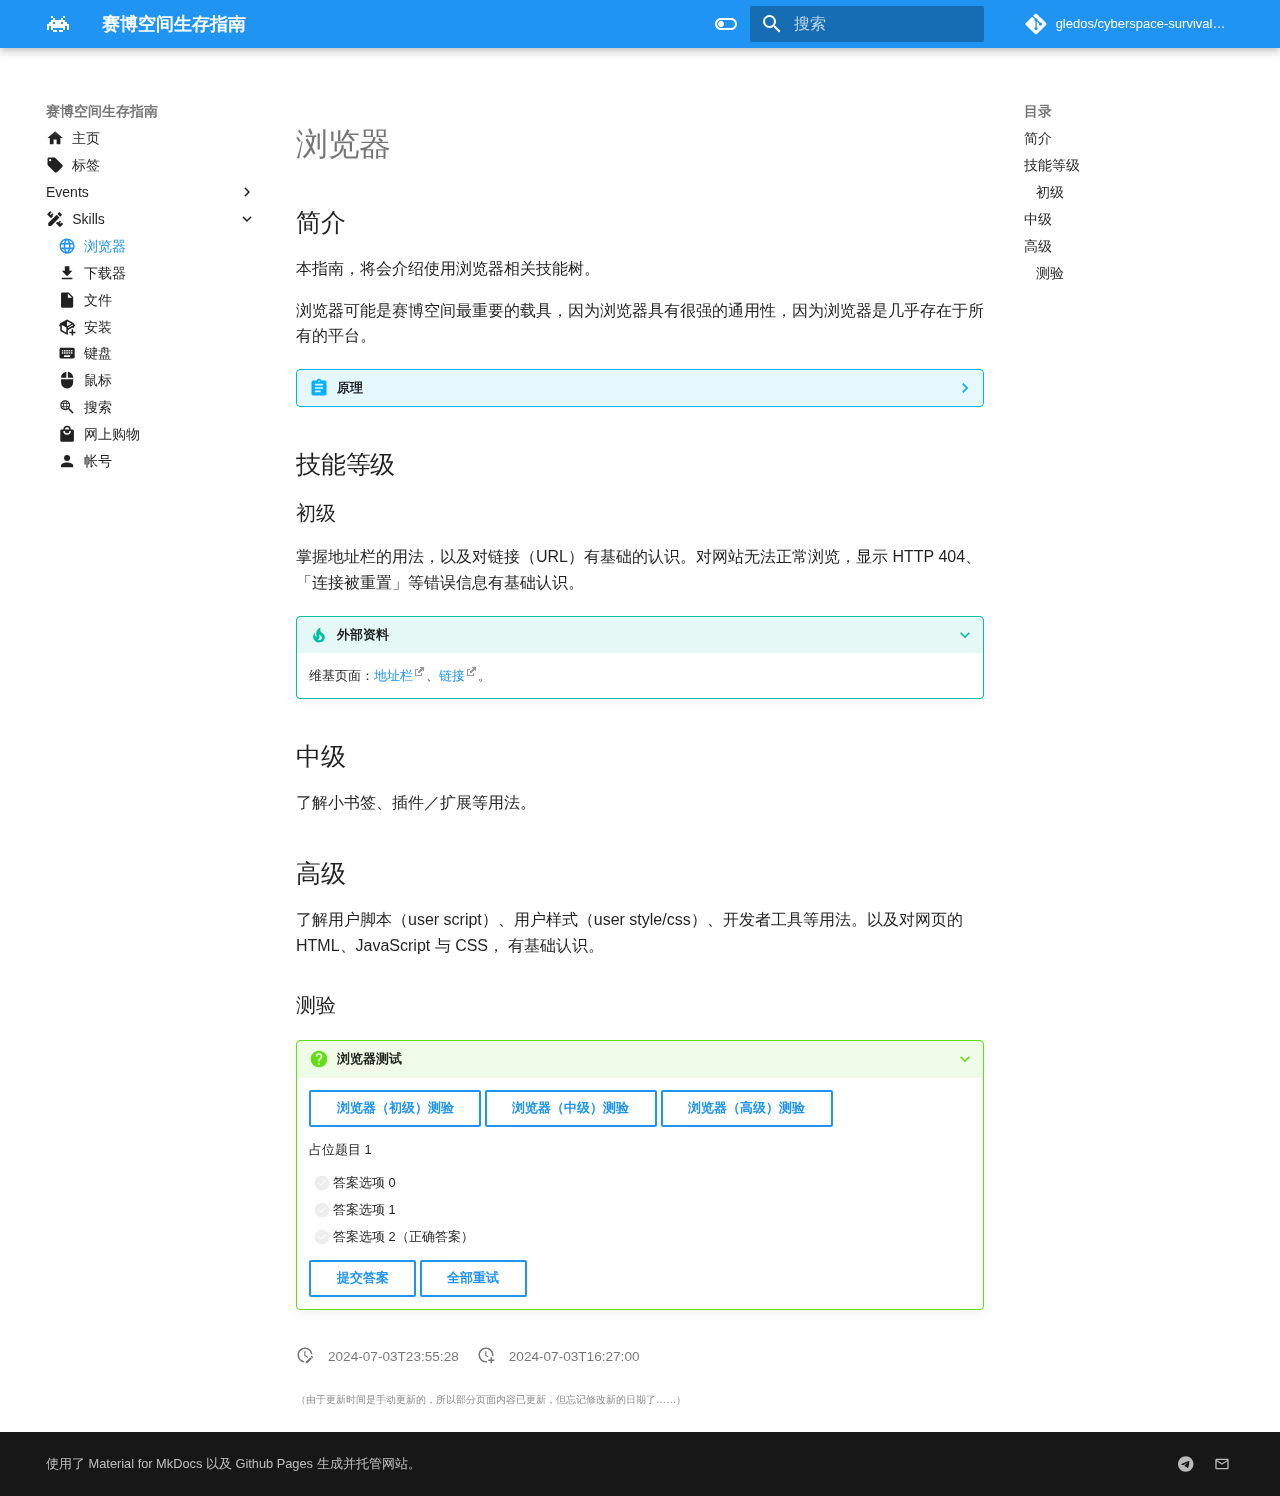
<file: skills/browser.html>
<!doctype html>
<html lang="zh" class="no-js">
  <head>
    
      <meta charset="utf-8">
      <meta name="viewport" content="width=device-width,initial-scale=1">
      
        <meta name="description" content="现代数字探索者的技能树指南">
      
      
      
        <link rel="canonical" href="https://cyber.gledos.science/skills/browser.html">
      
      
        <link rel="prev" href="index.html">
      
      
        <link rel="next" href="downloader.html">
      
      
        <link rel="alternate" type="application/rss+xml" title="RSS 订阅" href="../feed_rss_created.xml">
        <link rel="alternate" type="application/rss+xml" title="已更新内容的 RSS 订阅" href="../feed_rss_updated.xml">
      
      <link rel="icon" href="../favicon.png">
      <meta name="generator" content="mkdocs-1.6.0, mkdocs-material-9.5.28">
    
    
      
        <title>浏览器 - 赛博空间生存指南</title>
      
    
    
    
      <link rel="stylesheet" href="../assets/stylesheets/main.6543a935.min.css">
      
        
        <link rel="stylesheet" href="../assets/stylesheets/palette.06af60db.min.css">
      
      
  
  
    
    
  
  
  <style>:root{--md-admonition-icon--quote:url('data:image/svg+xml;charset=utf-8,<svg xmlns="http://www.w3.org/2000/svg" viewBox="0 0 16 16"><path fill-rule="evenodd" d="M 7.1474672,4.1999327 H 11 V 1.8275 H 5 v 12.345 h 2.1474672 z"/></svg>');}</style>



    
<!-- 下面的「黑幕（刮刮乐）」CSS 来自：-->
<!-- 萌娘百科 https://web.archive.org/web/20220427162917/https://zh.moegirl.org.cn/MediaWiki:Mobile.css -->
<!-- 无限UCW [CSS+JS轻松实现自定义黑幕效果](https://ucw.moe/archives/js-with-css-implements-heimu.html) -->
<!-- 有经过一些修改，增加了选中也能显现，以及适配 Material for MkDocs 的明暗色调。 -->
<style>
.cem {
    text-emphasis: circle;
    font-weight: normal;
}

.heimu, .heimu.a, .heimu > a {
    background-color: var(--md-default-fg-color);
    color: #00000000;
    text-shadow: none;
    transition: color 0.2s;
}

.heimu:hover, .heimu:active {
    color: var(--md-default-bg-color);
}

.heimu:hover.a, .heimu:active.a,
.heimu:hover > a, .heimu:active > a {
    color: var(--md-typeset-a-color);
}

.heimu::selection {
    background-color: var(--md-default-fg-color);
    color: var(--md-default-bg-color);
}

.heimu::selection.a, .heimu::selection > a {
    background-color: var(--md-default-fg-color);
    color: var(--md-typeset-a-color);
}
</style>

    
      
    
    
      
    
    
      <link rel="stylesheet" href="../css/base.css">
    
      <link rel="stylesheet" href="../css/custom_admonitions.css">
    
      <link rel="stylesheet" href="../css/external_link_icon.css">
    
      <link rel="stylesheet" href="../css/footnotes.css">
    
      <link rel="stylesheet" href="../css/skills.css">
    
    <script>__md_scope=new URL("..",location),__md_hash=e=>[...e].reduce((e,_)=>(e<<5)-e+_.charCodeAt(0),0),__md_get=(e,_=localStorage,t=__md_scope)=>JSON.parse(_.getItem(t.pathname+"."+e)),__md_set=(e,_,t=localStorage,a=__md_scope)=>{try{t.setItem(a.pathname+"."+e,JSON.stringify(_))}catch(e){}}</script>
    
      

    
    
    
   <link href="../assets/stylesheets/glightbox.min.css" rel="stylesheet"/><style>
    html.glightbox-open { overflow: initial; height: 100%; }
    .gslide-title { margin-top: 0px; user-select: text; }
    .gslide-desc { color: #666; user-select: text; }
    .gslide-image img { background: none; }
    .gscrollbar-fixer { padding-right: 15px; }
    .gdesc-inner { font-size: 0.75rem; }
    body[data-md-color-scheme="slate"] .gdesc-inner { background: var(--md-default-bg-color);}
    body[data-md-color-scheme="slate"] .gslide-title { color: var(--md-default-fg-color);}
    body[data-md-color-scheme="slate"] .gslide-desc { color: var(--md-default-fg-color);}</style> <script src="../assets/javascripts/glightbox.min.js"></script></head>
  
  
    
    
      
    
    
    
    
    <body dir="ltr" data-md-color-scheme="default" data-md-color-primary="blue" data-md-color-accent="indigo">
  
    
    <input class="md-toggle" data-md-toggle="drawer" type="checkbox" id="__drawer" autocomplete="off">
    <input class="md-toggle" data-md-toggle="search" type="checkbox" id="__search" autocomplete="off">
    <label class="md-overlay" for="__drawer"></label>
    <div data-md-component="skip">
      
        
        <a href="#简介" class="md-skip">
          跳转至
        </a>
      
    </div>
    <div data-md-component="announce">
      
    </div>
    
    
      

  

<header class="md-header md-header--shadow" data-md-component="header">
  <nav class="md-header__inner md-grid" aria-label="页眉">
    <a href="../index.html" title="赛博空间生存指南" class="md-header__button md-logo" aria-label="赛博空间生存指南" data-md-component="logo">
      
  
  <svg xmlns="http://www.w3.org/2000/svg" viewBox="0 0 24 24"><path d="M7 6H5V4h2v2m10 0h2V4h-2v2m6 6v6h-2v-4h-2v4h-2v-2H7v2H5v-4H3v4H1v-6h2v-2h2V8h2V6h2v2h6V6h2v2h2v2h2v2h2m-8-2v2h2v-2h-2m-8 2h2v-2H7v2m4 6H7v2h4v-2m6 0h-4v2h4v-2Z"/></svg>

    </a>
    <label class="md-header__button md-icon" for="__drawer">
      
      <svg xmlns="http://www.w3.org/2000/svg" viewBox="0 0 24 24"><path d="M3 6h18v2H3V6m0 5h18v2H3v-2m0 5h18v2H3v-2Z"/></svg>
    </label>
    <div class="md-header__title" data-md-component="header-title">
      <div class="md-header__ellipsis">
        <div class="md-header__topic">
          <span class="md-ellipsis">
            赛博空间生存指南
          </span>
        </div>
        <div class="md-header__topic" data-md-component="header-topic">
          <span class="md-ellipsis">
            
              浏览器
            
          </span>
        </div>
      </div>
    </div>
    
      
        <form class="md-header__option" data-md-component="palette">
  
    
    
    
    <input class="md-option" data-md-color-media="(prefers-color-scheme: light)" data-md-color-scheme="default" data-md-color-primary="blue" data-md-color-accent="indigo"  aria-label="切换到暗模式"  type="radio" name="__palette" id="__palette_0">
    
      <label class="md-header__button md-icon" title="切换到暗模式" for="__palette_1" hidden>
        <svg xmlns="http://www.w3.org/2000/svg" viewBox="0 0 24 24"><path d="M17 6H7c-3.31 0-6 2.69-6 6s2.69 6 6 6h10c3.31 0 6-2.69 6-6s-2.69-6-6-6zm0 10H7c-2.21 0-4-1.79-4-4s1.79-4 4-4h10c2.21 0 4 1.79 4 4s-1.79 4-4 4zM7 9c-1.66 0-3 1.34-3 3s1.34 3 3 3 3-1.34 3-3-1.34-3-3-3z"/></svg>
      </label>
    
  
    
    
    
    <input class="md-option" data-md-color-media="(prefers-color-scheme: dark)" data-md-color-scheme="slate" data-md-color-primary="blue" data-md-color-accent="indigo"  aria-label="切换到亮模式"  type="radio" name="__palette" id="__palette_1">
    
      <label class="md-header__button md-icon" title="切换到亮模式" for="__palette_0" hidden>
        <svg xmlns="http://www.w3.org/2000/svg" viewBox="0 0 24 24"><path d="M17 7H7a5 5 0 0 0-5 5 5 5 0 0 0 5 5h10a5 5 0 0 0 5-5 5 5 0 0 0-5-5m0 8a3 3 0 0 1-3-3 3 3 0 0 1 3-3 3 3 0 0 1 3 3 3 3 0 0 1-3 3Z"/></svg>
      </label>
    
  
</form>
      
    
    
      <script>var media,input,key,value,palette=__md_get("__palette");if(palette&&palette.color){"(prefers-color-scheme)"===palette.color.media&&(media=matchMedia("(prefers-color-scheme: light)"),input=document.querySelector(media.matches?"[data-md-color-media='(prefers-color-scheme: light)']":"[data-md-color-media='(prefers-color-scheme: dark)']"),palette.color.media=input.getAttribute("data-md-color-media"),palette.color.scheme=input.getAttribute("data-md-color-scheme"),palette.color.primary=input.getAttribute("data-md-color-primary"),palette.color.accent=input.getAttribute("data-md-color-accent"));for([key,value]of Object.entries(palette.color))document.body.setAttribute("data-md-color-"+key,value)}</script>
    
    
    
      <label class="md-header__button md-icon" for="__search">
        
        <svg xmlns="http://www.w3.org/2000/svg" viewBox="0 0 24 24"><path d="M9.5 3A6.5 6.5 0 0 1 16 9.5c0 1.61-.59 3.09-1.56 4.23l.27.27h.79l5 5-1.5 1.5-5-5v-.79l-.27-.27A6.516 6.516 0 0 1 9.5 16 6.5 6.5 0 0 1 3 9.5 6.5 6.5 0 0 1 9.5 3m0 2C7 5 5 7 5 9.5S7 14 9.5 14 14 12 14 9.5 12 5 9.5 5Z"/></svg>
      </label>
      <div class="md-search" data-md-component="search" role="dialog">
  <label class="md-search__overlay" for="__search"></label>
  <div class="md-search__inner" role="search">
    <form class="md-search__form" name="search">
      <input type="text" class="md-search__input" name="query" aria-label="搜索" placeholder="搜索" autocapitalize="off" autocorrect="off" autocomplete="off" spellcheck="false" data-md-component="search-query" required>
      <label class="md-search__icon md-icon" for="__search">
        
        <svg xmlns="http://www.w3.org/2000/svg" viewBox="0 0 24 24"><path d="M9.5 3A6.5 6.5 0 0 1 16 9.5c0 1.61-.59 3.09-1.56 4.23l.27.27h.79l5 5-1.5 1.5-5-5v-.79l-.27-.27A6.516 6.516 0 0 1 9.5 16 6.5 6.5 0 0 1 3 9.5 6.5 6.5 0 0 1 9.5 3m0 2C7 5 5 7 5 9.5S7 14 9.5 14 14 12 14 9.5 12 5 9.5 5Z"/></svg>
        
        <svg xmlns="http://www.w3.org/2000/svg" viewBox="0 0 24 24"><path d="M20 11v2H8l5.5 5.5-1.42 1.42L4.16 12l7.92-7.92L13.5 5.5 8 11h12Z"/></svg>
      </label>
      <nav class="md-search__options" aria-label="查找">
        
        <button type="reset" class="md-search__icon md-icon" title="清空当前内容" aria-label="清空当前内容" tabindex="-1">
          
          <svg xmlns="http://www.w3.org/2000/svg" viewBox="0 0 24 24"><path d="M19 6.41 17.59 5 12 10.59 6.41 5 5 6.41 10.59 12 5 17.59 6.41 19 12 13.41 17.59 19 19 17.59 13.41 12 19 6.41Z"/></svg>
        </button>
      </nav>
      
    </form>
    <div class="md-search__output">
      <div class="md-search__scrollwrap" tabindex="0" data-md-scrollfix>
        <div class="md-search-result" data-md-component="search-result">
          <div class="md-search-result__meta">
            正在初始化搜索引擎
          </div>
          <ol class="md-search-result__list" role="presentation"></ol>
        </div>
      </div>
    </div>
  </div>
</div>
    
    
      <div class="md-header__source">
        <a href="https://github.com/gledos/cyberspace-survival-guide" title="前往仓库" class="md-source" data-md-component="source">
  <div class="md-source__icon md-icon">
    
    <svg xmlns="http://www.w3.org/2000/svg" viewBox="0 0 448 512"><!--! Font Awesome Free 6.5.2 by @fontawesome - https://fontawesome.com License - https://fontawesome.com/license/free (Icons: CC BY 4.0, Fonts: SIL OFL 1.1, Code: MIT License) Copyright 2024 Fonticons, Inc.--><path d="M439.55 236.05 244 40.45a28.87 28.87 0 0 0-40.81 0l-40.66 40.63 51.52 51.52c27.06-9.14 52.68 16.77 43.39 43.68l49.66 49.66c34.23-11.8 61.18 31 35.47 56.69-26.49 26.49-70.21-2.87-56-37.34L240.22 199v121.85c25.3 12.54 22.26 41.85 9.08 55a34.34 34.34 0 0 1-48.55 0c-17.57-17.6-11.07-46.91 11.25-56v-123c-20.8-8.51-24.6-30.74-18.64-45L142.57 101 8.45 235.14a28.86 28.86 0 0 0 0 40.81l195.61 195.6a28.86 28.86 0 0 0 40.8 0l194.69-194.69a28.86 28.86 0 0 0 0-40.81z"/></svg>
  </div>
  <div class="md-source__repository">
    gledos/cyberspace-survival-guide
  </div>
</a>
      </div>
    
  </nav>
  
</header>
    
    <div class="md-container" data-md-component="container">
      
      
        
          
        
      
      <main class="md-main" data-md-component="main">
        <div class="md-main__inner md-grid">
          
            
              
              <div class="md-sidebar md-sidebar--primary" data-md-component="sidebar" data-md-type="navigation" >
                <div class="md-sidebar__scrollwrap">
                  <div class="md-sidebar__inner">
                    



<nav class="md-nav md-nav--primary" aria-label="导航栏" data-md-level="0">
  <label class="md-nav__title" for="__drawer">
    <a href="../index.html" title="赛博空间生存指南" class="md-nav__button md-logo" aria-label="赛博空间生存指南" data-md-component="logo">
      
  
  <svg xmlns="http://www.w3.org/2000/svg" viewBox="0 0 24 24"><path d="M7 6H5V4h2v2m10 0h2V4h-2v2m6 6v6h-2v-4h-2v4h-2v-2H7v2H5v-4H3v4H1v-6h2v-2h2V8h2V6h2v2h6V6h2v2h2v2h2v2h2m-8-2v2h2v-2h-2m-8 2h2v-2H7v2m4 6H7v2h4v-2m6 0h-4v2h4v-2Z"/></svg>

    </a>
    赛博空间生存指南
  </label>
  
    <div class="md-nav__source">
      <a href="https://github.com/gledos/cyberspace-survival-guide" title="前往仓库" class="md-source" data-md-component="source">
  <div class="md-source__icon md-icon">
    
    <svg xmlns="http://www.w3.org/2000/svg" viewBox="0 0 448 512"><!--! Font Awesome Free 6.5.2 by @fontawesome - https://fontawesome.com License - https://fontawesome.com/license/free (Icons: CC BY 4.0, Fonts: SIL OFL 1.1, Code: MIT License) Copyright 2024 Fonticons, Inc.--><path d="M439.55 236.05 244 40.45a28.87 28.87 0 0 0-40.81 0l-40.66 40.63 51.52 51.52c27.06-9.14 52.68 16.77 43.39 43.68l49.66 49.66c34.23-11.8 61.18 31 35.47 56.69-26.49 26.49-70.21-2.87-56-37.34L240.22 199v121.85c25.3 12.54 22.26 41.85 9.08 55a34.34 34.34 0 0 1-48.55 0c-17.57-17.6-11.07-46.91 11.25-56v-123c-20.8-8.51-24.6-30.74-18.64-45L142.57 101 8.45 235.14a28.86 28.86 0 0 0 0 40.81l195.61 195.6a28.86 28.86 0 0 0 40.8 0l194.69-194.69a28.86 28.86 0 0 0 0-40.81z"/></svg>
  </div>
  <div class="md-source__repository">
    gledos/cyberspace-survival-guide
  </div>
</a>
    </div>
  
  <ul class="md-nav__list" data-md-scrollfix>
    
      
      
  
  
  
  
    <li class="md-nav__item">
      <a href="../index.html" class="md-nav__link">
        
  
    <svg xmlns="http://www.w3.org/2000/svg" viewBox="0 0 24 24"><path d="M10 20v-6h4v6h5v-8h3L12 3 2 12h3v8h5Z"/></svg>
  
  <span class="md-ellipsis">
    主页
  </span>
  

      </a>
    </li>
  

    
      
      
  
  
  
  
    <li class="md-nav__item">
      <a href="../tags.html" class="md-nav__link">
        
  
    <svg xmlns="http://www.w3.org/2000/svg" viewBox="0 0 24 24"><path d="M5.5 7A1.5 1.5 0 0 1 4 5.5 1.5 1.5 0 0 1 5.5 4 1.5 1.5 0 0 1 7 5.5 1.5 1.5 0 0 1 5.5 7m15.91 4.58-9-9C12.05 2.22 11.55 2 11 2H4c-1.11 0-2 .89-2 2v7c0 .55.22 1.05.59 1.41l8.99 9c.37.36.87.59 1.42.59.55 0 1.05-.23 1.41-.59l7-7c.37-.36.59-.86.59-1.41 0-.56-.23-1.06-.59-1.42Z"/></svg>
  
  <span class="md-ellipsis">
    标签
  </span>
  

      </a>
    </li>
  

    
      
      
  
  
  
  
    
    
      
        
      
    
    
    
    <li class="md-nav__item md-nav__item--nested">
      
        
        
        <input class="md-nav__toggle md-toggle " type="checkbox" id="__nav_3" >
        
          
          <label class="md-nav__link" for="__nav_3" id="__nav_3_label" tabindex="0">
            
  
  <span class="md-ellipsis">
    Events
  </span>
  

            <span class="md-nav__icon md-icon"></span>
          </label>
        
        <nav class="md-nav" data-md-level="1" aria-labelledby="__nav_3_label" aria-expanded="false">
          <label class="md-nav__title" for="__nav_3">
            <span class="md-nav__icon md-icon"></span>
            Events
          </label>
          <ul class="md-nav__list" data-md-scrollfix>
            
              
                
  
  
  
  
    <li class="md-nav__item">
      <a href="../events/steam.html" class="md-nav__link">
        
  
    <svg xmlns="http://www.w3.org/2000/svg" viewBox="0 0 24 24"><path d="M12 2a10 10 0 0 1 10 10 10 10 0 0 1-10 10c-4.6 0-8.45-3.08-9.64-7.27l3.83 1.58a2.843 2.843 0 0 0 2.78 2.27c1.56 0 2.83-1.27 2.83-2.83v-.13l3.4-2.43h.08c2.08 0 3.77-1.69 3.77-3.77s-1.69-3.77-3.77-3.77-3.78 1.69-3.78 3.77v.05l-2.37 3.46-.16-.01c-.59 0-1.14.18-1.59.49L2 11.2C2.43 6.05 6.73 2 12 2M8.28 17.17c.8.33 1.72-.04 2.05-.84.33-.8-.05-1.71-.83-2.04l-1.28-.53c.49-.18 1.04-.19 1.56.03.53.21.94.62 1.15 1.15.22.52.22 1.1 0 1.62-.43 1.08-1.7 1.6-2.78 1.15-.5-.21-.88-.59-1.09-1.04l1.22.5m9.52-7.75c0 1.39-1.13 2.52-2.52 2.52a2.52 2.52 0 0 1-2.51-2.52 2.5 2.5 0 0 1 2.51-2.51 2.52 2.52 0 0 1 2.52 2.51m-4.4 0c0 1.04.84 1.89 1.89 1.89 1.04 0 1.88-.85 1.88-1.89s-.84-1.89-1.88-1.89c-1.05 0-1.89.85-1.89 1.89Z"/></svg>
  
  <span class="md-ellipsis">
    Steam
  </span>
  

      </a>
    </li>
  

              
            
          </ul>
        </nav>
      
    </li>
  

    
      
      
  
  
    
  
  
  
    
    
      
        
          
        
      
        
      
        
      
        
      
        
      
        
      
        
      
        
      
        
      
        
      
    
    
    
    <li class="md-nav__item md-nav__item--active md-nav__item--nested">
      
        
        
        <input class="md-nav__toggle md-toggle " type="checkbox" id="__nav_4" checked>
        
          
          
          <div class="md-nav__link md-nav__container">
            <a href="index.html" class="md-nav__link ">
              
  
    <svg xmlns="http://www.w3.org/2000/svg" viewBox="0 0 24 24"><path d="M3 17.25V21h3.75L17.81 9.93l-3.75-3.75L3 17.25m19.61 1.11-4.25 4.25-5.2-5.2 1.77-1.77 1 1 2.47-2.48 1.42 1.42L18.36 17l1.06 1 1.42-1.4 1.77 1.76m-16-7.53L1.39 5.64l4.25-4.25L7.4 3.16 4.93 5.64 6 6.7l2.46-2.48 1.42 1.42-1.42 1.41 1 1-2.85 2.78M20.71 7c.39-.39.39-1 0-1.41l-2.34-2.3c-.37-.39-1.02-.39-1.41 0l-1.84 1.83 3.75 3.75L20.71 7Z"/></svg>
  
  <span class="md-ellipsis">
    Skills
  </span>
  

            </a>
            
              
              <label class="md-nav__link " for="__nav_4" id="__nav_4_label" tabindex="0">
                <span class="md-nav__icon md-icon"></span>
              </label>
            
          </div>
        
        <nav class="md-nav" data-md-level="1" aria-labelledby="__nav_4_label" aria-expanded="true">
          <label class="md-nav__title" for="__nav_4">
            <span class="md-nav__icon md-icon"></span>
            Skills
          </label>
          <ul class="md-nav__list" data-md-scrollfix>
            
              
            
              
                
  
  
    
  
  
  
    <li class="md-nav__item md-nav__item--active">
      
      <input class="md-nav__toggle md-toggle" type="checkbox" id="__toc">
      
      
      
        <label class="md-nav__link md-nav__link--active" for="__toc">
          
  
    <svg xmlns="http://www.w3.org/2000/svg" viewBox="0 0 24 24"><path d="M16.36 14c.08-.66.14-1.32.14-2 0-.68-.06-1.34-.14-2h3.38c.16.64.26 1.31.26 2s-.1 1.36-.26 2m-5.15 5.56c.6-1.11 1.06-2.31 1.38-3.56h2.95a8.03 8.03 0 0 1-4.33 3.56M14.34 14H9.66c-.1-.66-.16-1.32-.16-2 0-.68.06-1.35.16-2h4.68c.09.65.16 1.32.16 2 0 .68-.07 1.34-.16 2M12 19.96c-.83-1.2-1.5-2.53-1.91-3.96h3.82c-.41 1.43-1.08 2.76-1.91 3.96M8 8H5.08A7.923 7.923 0 0 1 9.4 4.44C8.8 5.55 8.35 6.75 8 8m-2.92 8H8c.35 1.25.8 2.45 1.4 3.56A8.008 8.008 0 0 1 5.08 16m-.82-2C4.1 13.36 4 12.69 4 12s.1-1.36.26-2h3.38c-.08.66-.14 1.32-.14 2 0 .68.06 1.34.14 2M12 4.03c.83 1.2 1.5 2.54 1.91 3.97h-3.82c.41-1.43 1.08-2.77 1.91-3.97M18.92 8h-2.95a15.65 15.65 0 0 0-1.38-3.56c1.84.63 3.37 1.9 4.33 3.56M12 2C6.47 2 2 6.5 2 12a10 10 0 0 0 10 10 10 10 0 0 0 10-10A10 10 0 0 0 12 2Z"/></svg>
  
  <span class="md-ellipsis">
    浏览器
  </span>
  

          <span class="md-nav__icon md-icon"></span>
        </label>
      
      <a href="browser.html" class="md-nav__link md-nav__link--active">
        
  
    <svg xmlns="http://www.w3.org/2000/svg" viewBox="0 0 24 24"><path d="M16.36 14c.08-.66.14-1.32.14-2 0-.68-.06-1.34-.14-2h3.38c.16.64.26 1.31.26 2s-.1 1.36-.26 2m-5.15 5.56c.6-1.11 1.06-2.31 1.38-3.56h2.95a8.03 8.03 0 0 1-4.33 3.56M14.34 14H9.66c-.1-.66-.16-1.32-.16-2 0-.68.06-1.35.16-2h4.68c.09.65.16 1.32.16 2 0 .68-.07 1.34-.16 2M12 19.96c-.83-1.2-1.5-2.53-1.91-3.96h3.82c-.41 1.43-1.08 2.76-1.91 3.96M8 8H5.08A7.923 7.923 0 0 1 9.4 4.44C8.8 5.55 8.35 6.75 8 8m-2.92 8H8c.35 1.25.8 2.45 1.4 3.56A8.008 8.008 0 0 1 5.08 16m-.82-2C4.1 13.36 4 12.69 4 12s.1-1.36.26-2h3.38c-.08.66-.14 1.32-.14 2 0 .68.06 1.34.14 2M12 4.03c.83 1.2 1.5 2.54 1.91 3.97h-3.82c.41-1.43 1.08-2.77 1.91-3.97M18.92 8h-2.95a15.65 15.65 0 0 0-1.38-3.56c1.84.63 3.37 1.9 4.33 3.56M12 2C6.47 2 2 6.5 2 12a10 10 0 0 0 10 10 10 10 0 0 0 10-10A10 10 0 0 0 12 2Z"/></svg>
  
  <span class="md-ellipsis">
    浏览器
  </span>
  

      </a>
      
        

<nav class="md-nav md-nav--secondary" aria-label="目录">
  
  
  
  
    <label class="md-nav__title" for="__toc">
      <span class="md-nav__icon md-icon"></span>
      目录
    </label>
    <ul class="md-nav__list" data-md-component="toc" data-md-scrollfix>
      
        <li class="md-nav__item">
  <a href="#简介" class="md-nav__link">
    <span class="md-ellipsis">
      简介
    </span>
  </a>
  
</li>
      
        <li class="md-nav__item">
  <a href="#技能等级" class="md-nav__link">
    <span class="md-ellipsis">
      技能等级
    </span>
  </a>
  
    <nav class="md-nav" aria-label="技能等级">
      <ul class="md-nav__list">
        
          <li class="md-nav__item">
  <a href="#初级" class="md-nav__link">
    <span class="md-ellipsis">
      初级
    </span>
  </a>
  
</li>
        
      </ul>
    </nav>
  
</li>
      
        <li class="md-nav__item">
  <a href="#中级" class="md-nav__link">
    <span class="md-ellipsis">
      中级
    </span>
  </a>
  
</li>
      
        <li class="md-nav__item">
  <a href="#高级" class="md-nav__link">
    <span class="md-ellipsis">
      高级
    </span>
  </a>
  
    <nav class="md-nav" aria-label="高级">
      <ul class="md-nav__list">
        
          <li class="md-nav__item">
  <a href="#测验" class="md-nav__link">
    <span class="md-ellipsis">
      测验
    </span>
  </a>
  
</li>
        
      </ul>
    </nav>
  
</li>
      
    </ul>
  
</nav>
      
    </li>
  

              
            
              
                
  
  
  
  
    <li class="md-nav__item">
      <a href="downloader.html" class="md-nav__link">
        
  
    <svg xmlns="http://www.w3.org/2000/svg" viewBox="0 0 24 24"><path d="M5 20h14v-2H5m14-9h-4V3H9v6H5l7 7 7-7Z"/></svg>
  
  <span class="md-ellipsis">
    下载器
  </span>
  

      </a>
    </li>
  

              
            
              
                
  
  
  
  
    <li class="md-nav__item">
      <a href="file.html" class="md-nav__link">
        
  
    <svg xmlns="http://www.w3.org/2000/svg" viewBox="0 0 24 24"><path d="M13 9V3.5L18.5 9M6 2c-1.11 0-2 .89-2 2v16a2 2 0 0 0 2 2h12a2 2 0 0 0 2-2V8l-6-6H6Z"/></svg>
  
  <span class="md-ellipsis">
    文件
  </span>
  

      </a>
    </li>
  

              
            
              
                
  
  
  
  
    <li class="md-nav__item">
      <a href="install.html" class="md-nav__link">
        
  
    <svg xmlns="http://www.w3.org/2000/svg" viewBox="0 0 24 24"><path d="M13 15.6c.3.2.7.2 1 0l5-2.9v.3c.7 0 1.4.1 2 .4v-1.8l1-.6c.5-.3.6-.9.4-1.4l-1.5-2.5c-.1-.2-.2-.4-.4-.5l-7.9-4.4c-.2-.1-.4-.2-.6-.2s-.4.1-.6.2L3.6 6.6c-.2.1-.4.2-.5.4L1.6 9.6c-.3.5-.1 1.1.4 1.4.3.2.7.2 1 0v5.5c0 .4.2.7.5.9l7.9 4.4c.2.1.4.2.6.2s.4-.1.6-.2l.9-.5c-.3-.6-.4-1.3-.5-2m-2 0-6-3.4V9.2l6 3.4v6.7m9.1-9.6-6.3 3.6-.6-1 6.3-3.6.6 1M12 10.8V4.2l6 3.3-6 3.3m8 4.2v3h3v2h-3v3h-2v-3h-3v-2h3v-3h2Z"/></svg>
  
  <span class="md-ellipsis">
    安装
  </span>
  

      </a>
    </li>
  

              
            
              
                
  
  
  
  
    <li class="md-nav__item">
      <a href="keyboard.html" class="md-nav__link">
        
  
    <svg xmlns="http://www.w3.org/2000/svg" viewBox="0 0 24 24"><path d="M19 10h-2V8h2m0 5h-2v-2h2m-3-1h-2V8h2m0 5h-2v-2h2m0 6H8v-2h8m-9-5H5V8h2m0 5H5v-2h2m1 0h2v2H8m0-5h2v2H8m3 1h2v2h-2m0-5h2v2h-2m9-5H4c-1.11 0-2 .89-2 2v10a2 2 0 0 0 2 2h16a2 2 0 0 0 2-2V7a2 2 0 0 0-2-2Z"/></svg>
  
  <span class="md-ellipsis">
    键盘
  </span>
  

      </a>
    </li>
  

              
            
              
                
  
  
  
  
    <li class="md-nav__item">
      <a href="mouse.html" class="md-nav__link">
        
  
    <svg xmlns="http://www.w3.org/2000/svg" viewBox="0 0 24 24"><path d="M11 1.07C7.05 1.56 4 4.92 4 9h7m-7 6a8 8 0 0 0 8 8 8 8 0 0 0 8-8v-4H4m9-9.93V9h7c0-4.08-3.06-7.44-7-7.93Z"/></svg>
  
  <span class="md-ellipsis">
    鼠标
  </span>
  

      </a>
    </li>
  

              
            
              
                
  
  
  
  
    <li class="md-nav__item">
      <a href="search.html" class="md-nav__link">
        
  
    <svg xmlns="http://www.w3.org/2000/svg" viewBox="0 0 24 24"><path d="m15.5 14 5 5-1.5 1.5-5-5v-.79l-.27-.28A6.471 6.471 0 0 1 9.5 16 6.5 6.5 0 0 1 3 9.5 6.5 6.5 0 0 1 9.5 3 6.5 6.5 0 0 1 16 9.5c0 1.61-.59 3.09-1.57 4.23l.28.27h.79m-6-9.5-.55.03c-.24.52-.61 1.4-.88 2.47h2.86c-.27-1.07-.64-1.95-.88-2.47-.18-.03-.36-.03-.55-.03M13.83 7a4.943 4.943 0 0 0-2.68-2.22c.24.53.55 1.3.78 2.22h1.9M5.17 7h1.9c.23-.92.54-1.69.78-2.22A4.943 4.943 0 0 0 5.17 7M4.5 9.5c0 .5.08 1.03.23 1.5h2.14l-.12-1.5.12-1.5H4.73c-.15.47-.23 1-.23 1.5m9.77 1.5c.15-.47.23-1 .23-1.5s-.08-1.03-.23-1.5h-2.14a9.48 9.48 0 0 1 0 3h2.14m-6.4-3-.12 1.5.12 1.5h3.26a9.48 9.48 0 0 0 0-3H7.87m1.63 6.5c.18 0 .36 0 .53-.03.25-.52.63-1.4.9-2.47H8.07c.27 1.07.65 1.95.9 2.47l.53.03m4.33-2.5h-1.9c-.23.92-.54 1.69-.78 2.22A4.943 4.943 0 0 0 13.83 12m-8.66 0a4.943 4.943 0 0 0 2.68 2.22c-.24-.53-.55-1.3-.78-2.22h-1.9Z"/></svg>
  
  <span class="md-ellipsis">
    搜索
  </span>
  

      </a>
    </li>
  

              
            
              
                
  
  
  
  
    <li class="md-nav__item">
      <a href="shopping.html" class="md-nav__link">
        
  
    <svg xmlns="http://www.w3.org/2000/svg" viewBox="0 0 24 24"><path d="M12 13a5 5 0 0 1-5-5h2a3 3 0 0 0 3 3 3 3 0 0 0 3-3h2a5 5 0 0 1-5 5m0-10a3 3 0 0 1 3 3H9a3 3 0 0 1 3-3m7 3h-2a5 5 0 0 0-5-5 5 5 0 0 0-5 5H5c-1.11 0-2 .89-2 2v12a2 2 0 0 0 2 2h14a2 2 0 0 0 2-2V8a2 2 0 0 0-2-2Z"/></svg>
  
  <span class="md-ellipsis">
    网上购物
  </span>
  

      </a>
    </li>
  

              
            
              
                
  
  
  
  
    <li class="md-nav__item">
      <a href="user_account.html" class="md-nav__link">
        
  
    <svg xmlns="http://www.w3.org/2000/svg" viewBox="0 0 24 24"><path d="M12 4a4 4 0 0 1 4 4 4 4 0 0 1-4 4 4 4 0 0 1-4-4 4 4 0 0 1 4-4m0 10c4.42 0 8 1.79 8 4v2H4v-2c0-2.21 3.58-4 8-4Z"/></svg>
  
  <span class="md-ellipsis">
    帐号
  </span>
  

      </a>
    </li>
  

              
            
          </ul>
        </nav>
      
    </li>
  

    
  </ul>
</nav>
                  </div>
                </div>
              </div>
            
            
              
              <div class="md-sidebar md-sidebar--secondary" data-md-component="sidebar" data-md-type="toc" >
                <div class="md-sidebar__scrollwrap">
                  <div class="md-sidebar__inner">
                    

<nav class="md-nav md-nav--secondary" aria-label="目录">
  
  
  
  
    <label class="md-nav__title" for="__toc">
      <span class="md-nav__icon md-icon"></span>
      目录
    </label>
    <ul class="md-nav__list" data-md-component="toc" data-md-scrollfix>
      
        <li class="md-nav__item">
  <a href="#简介" class="md-nav__link">
    <span class="md-ellipsis">
      简介
    </span>
  </a>
  
</li>
      
        <li class="md-nav__item">
  <a href="#技能等级" class="md-nav__link">
    <span class="md-ellipsis">
      技能等级
    </span>
  </a>
  
    <nav class="md-nav" aria-label="技能等级">
      <ul class="md-nav__list">
        
          <li class="md-nav__item">
  <a href="#初级" class="md-nav__link">
    <span class="md-ellipsis">
      初级
    </span>
  </a>
  
</li>
        
      </ul>
    </nav>
  
</li>
      
        <li class="md-nav__item">
  <a href="#中级" class="md-nav__link">
    <span class="md-ellipsis">
      中级
    </span>
  </a>
  
</li>
      
        <li class="md-nav__item">
  <a href="#高级" class="md-nav__link">
    <span class="md-ellipsis">
      高级
    </span>
  </a>
  
    <nav class="md-nav" aria-label="高级">
      <ul class="md-nav__list">
        
          <li class="md-nav__item">
  <a href="#测验" class="md-nav__link">
    <span class="md-ellipsis">
      测验
    </span>
  </a>
  
</li>
        
      </ul>
    </nav>
  
</li>
      
    </ul>
  
</nav>
                  </div>
                </div>
              </div>
            
          
          
            <div class="md-content" data-md-component="content">
              <article class="md-content__inner md-typeset">
                
                  
  
<nav class="md-tags" >
  
</nav>




  <h1>浏览器</h1>

<div><h2 id="简介">简介<a class="headerlink" href="#%E7%AE%80%E4%BB%8B" title="Permanent link">#</a></h2>
<p>本指南，将会介绍使用浏览器相关技能树。</p>
<p>浏览器可能是赛博空间最重要的载具，因为浏览器具有很强的通用性，因为浏览器是几乎存在于所有的平台。</p>
<details class="abstract">
<summary>原理</summary>
<p>浏览器能阅读网络上的网站，原理是：</p>
<ol>
<li>浏览器通过 URL，获取到 HTML（超文本标记语言格式）的网页文件，作为缓存。</li>
<li>浏览器通过排版引擎，将 HTML 排列为网站。</li>
</ol>
<p>这些网页文件缓存，会被排版引擎渲染／排列为用户可见的网站。</p>
</details>
<h2 id="技能等级">技能等级<a class="headerlink" href="#%E6%8A%80%E8%83%BD%E7%AD%89%E7%BA%A7" title="Permanent link">#</a></h2>
<h3 id="初级">初级<a class="headerlink" href="#%E5%88%9D%E7%BA%A7" title="Permanent link">#</a></h3>
<p>掌握地址栏的用法，以及对链接（URL）有基础的认识。对网站无法正常浏览，显示 HTTP 404、「连接被重置」等错误信息有基础认识。</p>
<details class="tip" open="open">
<summary>外部资料</summary>
<p>维基页面：<a href="https://zh.wikipedia.org/wiki/%E5%9C%B0%E5%9D%80%E6%A0%8F">地址栏</a>、<a href="https://zh.wikipedia.org/wiki/%E7%BB%9F%E4%B8%80%E8%B5%84%E6%BA%90%E5%AE%9A%E4%BD%8D%E7%AC%A6">链接</a>。</p>
</details>
<h2 id="中级">中级<a class="headerlink" href="#%E4%B8%AD%E7%BA%A7" title="Permanent link">#</a></h2>
<p>了解小书签、插件／扩展等用法。</p>
<h2 id="高级">高级<a class="headerlink" href="#%E9%AB%98%E7%BA%A7" title="Permanent link">#</a></h2>
<p>了解用户脚本（user script）、用户样式（user style/css）、开发者工具等用法。以及对网页的 HTML、JavaScript 与 CSS，
有基础认识。</p>
<h3 id="测验">测验<a class="headerlink" href="#%E6%B5%8B%E9%AA%8C" title="Permanent link">#</a></h3>
<details class="question" open="open">
<summary>浏览器测试</summary>
<p></p><div class="button-container">
   <button class="md-button" onclick="changeQuiz('browser_primary')">浏览器（初级）测验</button>
   <button class="md-button" onclick="changeQuiz('browser_intermediate')">浏览器（中级）测验</button>
   <button class="md-button" onclick="changeQuiz('browser_advanced')">浏览器（高级）测验</button>
</div>
<p></p><div class="container">
   <div class="question-container" data-quiz="browser_primary">
       <div class="question" id="question"></div>
       <ul class="task-list" id="answers"></ul>
       <button class="md-button" onclick="submitAnswer()">提交答案</button>
       <button class="md-button" onclick="retryQuiz()">全部重试</button>
   </div>
</div>
</details>
<script>
    // 题目数据，假设从 JSON 文件或其他数据源加载
    const quizData = {
        "browser_primary": {
            "title": "浏览器（初级）技能测验",
            "questions": [
                {
                    "question": "占位题目 1",
                    "answers": [
                        "答案选项 0",
                        "答案选项 1",
                        "答案选项 2（正确答案）"
                    ],
                    "correct_answer": 2
                }
            ]
        },
        "browser_intermediate": {
            "title": "浏览器（中级）技能测验",
            "questions": [
                {
                    "question": "占位题目 1",
                    "answers": [
                        "答案选项 0",
                        "答案选项 1",
                        "答案选项 2（正确答案）"
                    ],
                    "correct_answer": 2
                }
            ]
        },
        "browser_advanced": {
            "title": "浏览器（高级）技能测验",
            "questions": [
                {
                    "question": "占位题目 1",
                    "answers": [
                        "答案选项 0",
                        "答案选项 1",
                        "答案选项 2（正确答案）"
                    ],
                    "correct_answer": 2
                }
            ]
        },
    };
</script></div>






<!-- 新增部分 -->

<aside class="md-source-file" style="margin-right: .6rem; align-items: center; color: var(--md-default-fg-color--light); display: inline-flex; font-size: .68rem; gap: .3rem;"><span class="md-source-file__fact" style="display: inline-flex;"><span class="md-icon" title="更新时间"><svg xmlns="http://www.w3.org/2000/svg" viewBox="0 0 24 24"><path d="M21 13.1c-.1 0-.3.1-.4.2l-1 1 2.1 2.1 1-1c.2-.2.2-.6 0-.8l-1.3-1.3c-.1-.1-.2-.2-.4-.2m-1.9 1.8-6.1 6V23h2.1l6.1-6.1-2.1-2M12.5 7v5.2l4 2.4-1 1L11 13V7h1.5M11 21.9c-5.1-.5-9-4.8-9-9.9C2 6.5 6.5 2 12 2c5.3 0 9.6 4.1 10 9.3-.3-.1-.6-.2-1-.2s-.7.1-1 .2C19.6 7.2 16.2 4 12 4c-4.4 0-8 3.6-8 8 0 4.1 3.1 7.5 7.1 7.9l-.1.2v1.8Z"></path></svg></span><span class="git-revision-date-localized-plugin git-revision-date-localized-plugin-timeago" style="padding-left: 8px;padding-top: 2px;"><span>2024-07-03T23:55:28</span></span></span><span class="md-source-file__fact" style="display: inline-flex;"><span class="md-icon" title="创建时间"><svg xmlns="http://www.w3.org/2000/svg" viewBox="0 0 24 24"><path d="M14.47 15.08 11 13V7h1.5v5.25l3.08 1.83c-.41.28-.79.62-1.11 1m-1.39 4.84c-.36.05-.71.08-1.08.08-4.42 0-8-3.58-8-8s3.58-8 8-8 8 3.58 8 8c0 .37-.03.72-.08 1.08.69.1 1.33.32 1.92.64.1-.56.16-1.13.16-1.72 0-5.5-4.5-10-10-10S2 6.5 2 12s4.47 10 10 10c.59 0 1.16-.06 1.72-.16-.32-.59-.54-1.23-.64-1.92M18 15v3h-3v2h3v3h2v-3h3v-2h-3v-3h-2Z"></path></svg></span><span class="git-revision-date-localized-plugin git-revision-date-localized-plugin-timeago" style="padding-left: 8px;padding-top: 2px;"><span>2024-07-03T16:27:00</span></span></span></aside>
<small><small><p>（由于更新时间是手动更新的，所以部分页面内容已更新，但忘记修改新的日期了……）</p></small></small>

<!-- 新增部分结束 -->
                
              </article>
            </div>
          
          
  <script>var tabs=__md_get("__tabs");if(Array.isArray(tabs))e:for(var set of document.querySelectorAll(".tabbed-set")){var tab,labels=set.querySelector(".tabbed-labels");for(tab of tabs)for(var label of labels.getElementsByTagName("label"))if(label.innerText.trim()===tab){var input=document.getElementById(label.htmlFor);input.checked=!0;continue e}}</script>

<script>var target=document.getElementById(location.hash.slice(1));target&&target.name&&(target.checked=target.name.startsWith("__tabbed_"))</script>
        </div>
        
          <button type="button" class="md-top md-icon" data-md-component="top" hidden>
  
  <svg xmlns="http://www.w3.org/2000/svg" viewBox="0 0 24 24"><path d="M13 20h-2V8l-5.5 5.5-1.42-1.42L12 4.16l7.92 7.92-1.42 1.42L13 8v12Z"/></svg>
  回到页面顶部
</button>
        
      </main>
      
        <footer class="md-footer">
  
  <div class="md-footer-meta md-typeset">
    <div class="md-footer-meta__inner md-grid">
      <div class="md-copyright">
  
    <div class="md-copyright__highlight">
      使用了 <a href="https://squidfunk.github.io/mkdocs-material/">Material for MkDocs</a> 以及 Github Pages 生成并托管网站。

    </div>
  
  
</div>
      
        <div class="md-social">
  
    
    
    
    
      
      
    
    <a href="https://t.me/gledos_microblogging" target="_blank" rel="noopener" title="t.me" class="md-social__link">
      <svg xmlns="http://www.w3.org/2000/svg" viewBox="0 0 496 512"><!--! Font Awesome Free 6.5.2 by @fontawesome - https://fontawesome.com License - https://fontawesome.com/license/free (Icons: CC BY 4.0, Fonts: SIL OFL 1.1, Code: MIT License) Copyright 2024 Fonticons, Inc.--><path d="M248 8C111.033 8 0 119.033 0 256s111.033 248 248 248 248-111.033 248-248S384.967 8 248 8Zm114.952 168.66c-3.732 39.215-19.881 134.378-28.1 178.3-3.476 18.584-10.322 24.816-16.948 25.425-14.4 1.326-25.338-9.517-39.287-18.661-21.827-14.308-34.158-23.215-55.346-37.177-24.485-16.135-8.612-25 5.342-39.5 3.652-3.793 67.107-61.51 68.335-66.746.153-.655.3-3.1-1.154-4.384s-3.59-.849-5.135-.5q-3.283.746-104.608 69.142-14.845 10.194-26.894 9.934c-8.855-.191-25.888-5.006-38.551-9.123-15.531-5.048-27.875-7.717-26.8-16.291q.84-6.7 18.45-13.7 108.446-47.248 144.628-62.3c68.872-28.647 83.183-33.623 92.511-33.789 2.052-.034 6.639.474 9.61 2.885a10.452 10.452 0 0 1 3.53 6.716 43.765 43.765 0 0 1 .417 9.769Z"/></svg>
    </a>
  
    
    
    
    
    <a href="mailto:cngledos@gmail.com" target="_blank" rel="noopener" title="" class="md-social__link">
      <svg xmlns="http://www.w3.org/2000/svg" viewBox="0 0 24 24"><path d="M22 6c0-1.1-.9-2-2-2H4c-1.1 0-2 .9-2 2v12c0 1.1.9 2 2 2h16c1.1 0 2-.9 2-2V6m-2 0-8 5-8-5h16m0 12H4V8l8 5 8-5v10Z"/></svg>
    </a>
  
</div>
      
    </div>
  </div>
</footer>
      
    </div>
    <div class="md-dialog" data-md-component="dialog">
      <div class="md-dialog__inner md-typeset"></div>
    </div>
    
    
    <script id="__config" type="application/json">{"base": "..", "features": ["content.tabs.link", "navigation.indexes", "header.autohide", "navigation.top"], "search": "../assets/javascripts/workers/search.b8dbb3d2.min.js", "translations": {"clipboard.copied": "\u5df2\u590d\u5236", "clipboard.copy": "\u590d\u5236", "search.result.more.one": "\u5728\u8be5\u9875\u4e0a\u8fd8\u6709 1 \u4e2a\u7b26\u5408\u6761\u4ef6\u7684\u7ed3\u679c", "search.result.more.other": "\u5728\u8be5\u9875\u4e0a\u8fd8\u6709 # \u4e2a\u7b26\u5408\u6761\u4ef6\u7684\u7ed3\u679c", "search.result.none": "\u6ca1\u6709\u627e\u5230\u7b26\u5408\u6761\u4ef6\u7684\u7ed3\u679c", "search.result.one": "\u627e\u5230 1 \u4e2a\u7b26\u5408\u6761\u4ef6\u7684\u7ed3\u679c", "search.result.other": "# \u4e2a\u7b26\u5408\u6761\u4ef6\u7684\u7ed3\u679c", "search.result.placeholder": "\u952e\u5165\u4ee5\u5f00\u59cb\u641c\u7d22", "search.result.term.missing": "\u7f3a\u5c11", "select.version": "\u9009\u62e9\u5f53\u524d\u7248\u672c"}}</script>
    
    
      <script src="../assets/javascripts/bundle.fe8b6f2b.min.js"></script>
      
        <script src="../js/quiz.js"></script>
      
        <script src="../js/skills.js"></script>
      
    
  <script id="init-glightbox">const lightbox = GLightbox({"touchNavigation": true, "loop": false, "zoomable": true, "draggable": true, "openEffect": "zoom", "closeEffect": "zoom", "slideEffect": "slide"});
document$.subscribe(() => { lightbox.reload() });
</script></body>
</html>
</file>
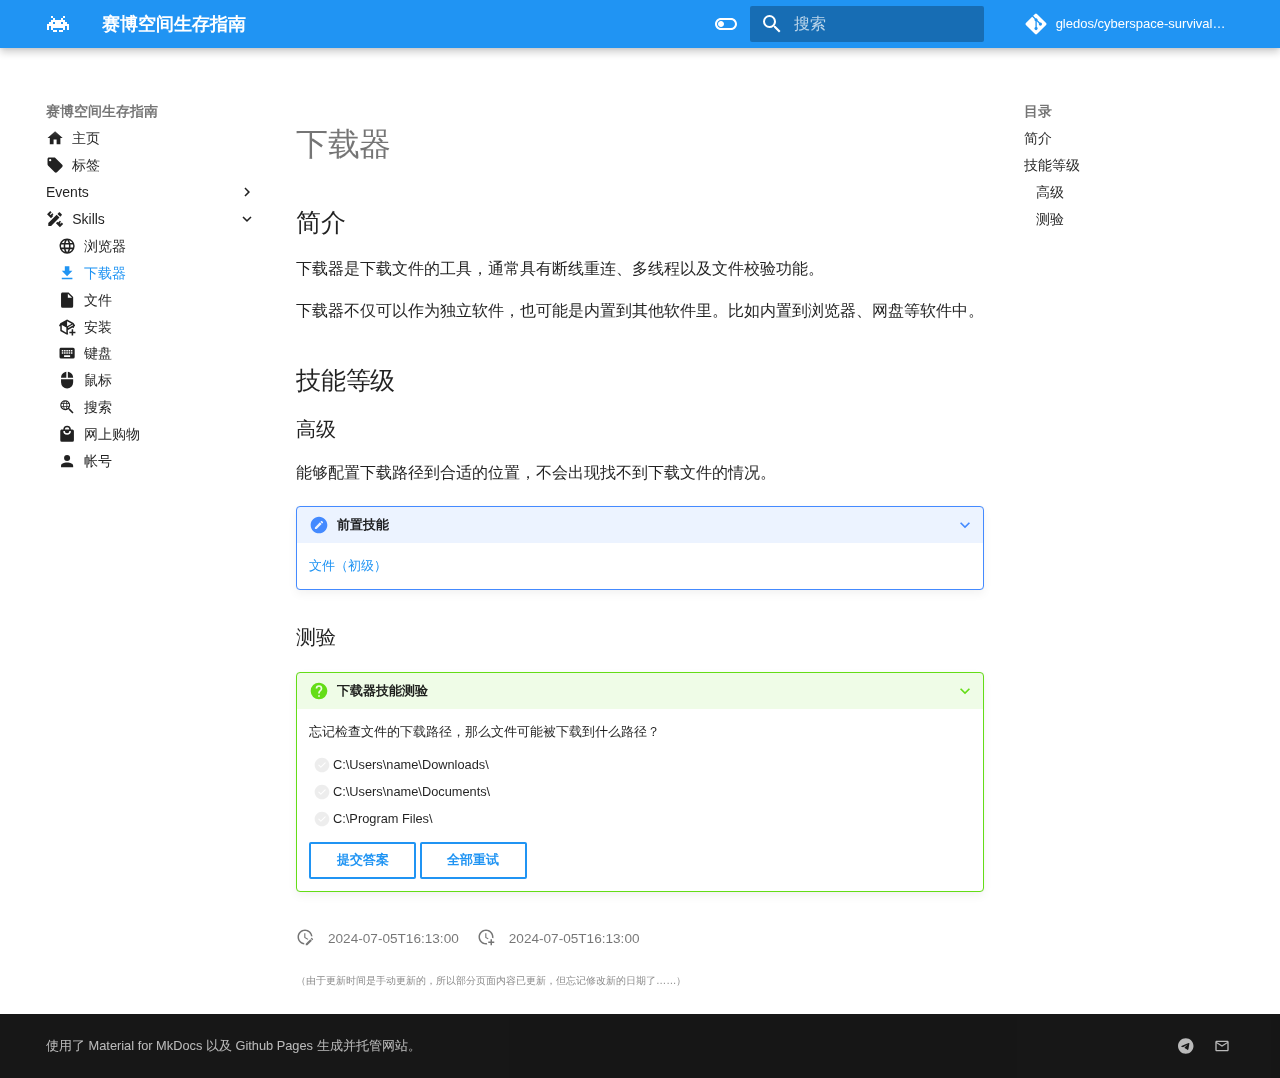
<file: skills/downloader.html>
<!doctype html>
<html lang="zh" class="no-js">
  <head>
    
      <meta charset="utf-8">
      <meta name="viewport" content="width=device-width,initial-scale=1">
      
        <meta name="description" content="现代数字探索者的技能树指南">
      
      
      
        <link rel="canonical" href="https://cyber.gledos.science/skills/downloader.html">
      
      
        <link rel="prev" href="browser.html">
      
      
        <link rel="next" href="file.html">
      
      
        <link rel="alternate" type="application/rss+xml" title="RSS 订阅" href="../feed_rss_created.xml">
        <link rel="alternate" type="application/rss+xml" title="已更新内容的 RSS 订阅" href="../feed_rss_updated.xml">
      
      <link rel="icon" href="../favicon.png">
      <meta name="generator" content="mkdocs-1.6.0, mkdocs-material-9.5.28">
    
    
      
        <title>下载器 - 赛博空间生存指南</title>
      
    
    
    
      <link rel="stylesheet" href="../assets/stylesheets/main.6543a935.min.css">
      
        
        <link rel="stylesheet" href="../assets/stylesheets/palette.06af60db.min.css">
      
      
  
  
    
    
  
  
  <style>:root{--md-admonition-icon--quote:url('data:image/svg+xml;charset=utf-8,<svg xmlns="http://www.w3.org/2000/svg" viewBox="0 0 16 16"><path fill-rule="evenodd" d="M 7.1474672,4.1999327 H 11 V 1.8275 H 5 v 12.345 h 2.1474672 z"/></svg>');}</style>



    
<!-- 下面的「黑幕（刮刮乐）」CSS 来自：-->
<!-- 萌娘百科 https://web.archive.org/web/20220427162917/https://zh.moegirl.org.cn/MediaWiki:Mobile.css -->
<!-- 无限UCW [CSS+JS轻松实现自定义黑幕效果](https://ucw.moe/archives/js-with-css-implements-heimu.html) -->
<!-- 有经过一些修改，增加了选中也能显现，以及适配 Material for MkDocs 的明暗色调。 -->
<style>
.cem {
    text-emphasis: circle;
    font-weight: normal;
}

.heimu, .heimu.a, .heimu > a {
    background-color: var(--md-default-fg-color);
    color: #00000000;
    text-shadow: none;
    transition: color 0.2s;
}

.heimu:hover, .heimu:active {
    color: var(--md-default-bg-color);
}

.heimu:hover.a, .heimu:active.a,
.heimu:hover > a, .heimu:active > a {
    color: var(--md-typeset-a-color);
}

.heimu::selection {
    background-color: var(--md-default-fg-color);
    color: var(--md-default-bg-color);
}

.heimu::selection.a, .heimu::selection > a {
    background-color: var(--md-default-fg-color);
    color: var(--md-typeset-a-color);
}
</style>

    
      
    
    
      
    
    
      <link rel="stylesheet" href="../css/base.css">
    
      <link rel="stylesheet" href="../css/custom_admonitions.css">
    
      <link rel="stylesheet" href="../css/external_link_icon.css">
    
      <link rel="stylesheet" href="../css/footnotes.css">
    
      <link rel="stylesheet" href="../css/skills.css">
    
    <script>__md_scope=new URL("..",location),__md_hash=e=>[...e].reduce((e,_)=>(e<<5)-e+_.charCodeAt(0),0),__md_get=(e,_=localStorage,t=__md_scope)=>JSON.parse(_.getItem(t.pathname+"."+e)),__md_set=(e,_,t=localStorage,a=__md_scope)=>{try{t.setItem(a.pathname+"."+e,JSON.stringify(_))}catch(e){}}</script>
    
      

    
    
    
   <link href="../assets/stylesheets/glightbox.min.css" rel="stylesheet"/><style>
    html.glightbox-open { overflow: initial; height: 100%; }
    .gslide-title { margin-top: 0px; user-select: text; }
    .gslide-desc { color: #666; user-select: text; }
    .gslide-image img { background: none; }
    .gscrollbar-fixer { padding-right: 15px; }
    .gdesc-inner { font-size: 0.75rem; }
    body[data-md-color-scheme="slate"] .gdesc-inner { background: var(--md-default-bg-color);}
    body[data-md-color-scheme="slate"] .gslide-title { color: var(--md-default-fg-color);}
    body[data-md-color-scheme="slate"] .gslide-desc { color: var(--md-default-fg-color);}</style> <script src="../assets/javascripts/glightbox.min.js"></script></head>
  
  
    
    
      
    
    
    
    
    <body dir="ltr" data-md-color-scheme="default" data-md-color-primary="blue" data-md-color-accent="indigo">
  
    
    <input class="md-toggle" data-md-toggle="drawer" type="checkbox" id="__drawer" autocomplete="off">
    <input class="md-toggle" data-md-toggle="search" type="checkbox" id="__search" autocomplete="off">
    <label class="md-overlay" for="__drawer"></label>
    <div data-md-component="skip">
      
        
        <a href="#简介" class="md-skip">
          跳转至
        </a>
      
    </div>
    <div data-md-component="announce">
      
    </div>
    
    
      

  

<header class="md-header md-header--shadow" data-md-component="header">
  <nav class="md-header__inner md-grid" aria-label="页眉">
    <a href="../index.html" title="赛博空间生存指南" class="md-header__button md-logo" aria-label="赛博空间生存指南" data-md-component="logo">
      
  
  <svg xmlns="http://www.w3.org/2000/svg" viewBox="0 0 24 24"><path d="M7 6H5V4h2v2m10 0h2V4h-2v2m6 6v6h-2v-4h-2v4h-2v-2H7v2H5v-4H3v4H1v-6h2v-2h2V8h2V6h2v2h6V6h2v2h2v2h2v2h2m-8-2v2h2v-2h-2m-8 2h2v-2H7v2m4 6H7v2h4v-2m6 0h-4v2h4v-2Z"/></svg>

    </a>
    <label class="md-header__button md-icon" for="__drawer">
      
      <svg xmlns="http://www.w3.org/2000/svg" viewBox="0 0 24 24"><path d="M3 6h18v2H3V6m0 5h18v2H3v-2m0 5h18v2H3v-2Z"/></svg>
    </label>
    <div class="md-header__title" data-md-component="header-title">
      <div class="md-header__ellipsis">
        <div class="md-header__topic">
          <span class="md-ellipsis">
            赛博空间生存指南
          </span>
        </div>
        <div class="md-header__topic" data-md-component="header-topic">
          <span class="md-ellipsis">
            
              下载器
            
          </span>
        </div>
      </div>
    </div>
    
      
        <form class="md-header__option" data-md-component="palette">
  
    
    
    
    <input class="md-option" data-md-color-media="(prefers-color-scheme: light)" data-md-color-scheme="default" data-md-color-primary="blue" data-md-color-accent="indigo"  aria-label="切换到暗模式"  type="radio" name="__palette" id="__palette_0">
    
      <label class="md-header__button md-icon" title="切换到暗模式" for="__palette_1" hidden>
        <svg xmlns="http://www.w3.org/2000/svg" viewBox="0 0 24 24"><path d="M17 6H7c-3.31 0-6 2.69-6 6s2.69 6 6 6h10c3.31 0 6-2.69 6-6s-2.69-6-6-6zm0 10H7c-2.21 0-4-1.79-4-4s1.79-4 4-4h10c2.21 0 4 1.79 4 4s-1.79 4-4 4zM7 9c-1.66 0-3 1.34-3 3s1.34 3 3 3 3-1.34 3-3-1.34-3-3-3z"/></svg>
      </label>
    
  
    
    
    
    <input class="md-option" data-md-color-media="(prefers-color-scheme: dark)" data-md-color-scheme="slate" data-md-color-primary="blue" data-md-color-accent="indigo"  aria-label="切换到亮模式"  type="radio" name="__palette" id="__palette_1">
    
      <label class="md-header__button md-icon" title="切换到亮模式" for="__palette_0" hidden>
        <svg xmlns="http://www.w3.org/2000/svg" viewBox="0 0 24 24"><path d="M17 7H7a5 5 0 0 0-5 5 5 5 0 0 0 5 5h10a5 5 0 0 0 5-5 5 5 0 0 0-5-5m0 8a3 3 0 0 1-3-3 3 3 0 0 1 3-3 3 3 0 0 1 3 3 3 3 0 0 1-3 3Z"/></svg>
      </label>
    
  
</form>
      
    
    
      <script>var media,input,key,value,palette=__md_get("__palette");if(palette&&palette.color){"(prefers-color-scheme)"===palette.color.media&&(media=matchMedia("(prefers-color-scheme: light)"),input=document.querySelector(media.matches?"[data-md-color-media='(prefers-color-scheme: light)']":"[data-md-color-media='(prefers-color-scheme: dark)']"),palette.color.media=input.getAttribute("data-md-color-media"),palette.color.scheme=input.getAttribute("data-md-color-scheme"),palette.color.primary=input.getAttribute("data-md-color-primary"),palette.color.accent=input.getAttribute("data-md-color-accent"));for([key,value]of Object.entries(palette.color))document.body.setAttribute("data-md-color-"+key,value)}</script>
    
    
    
      <label class="md-header__button md-icon" for="__search">
        
        <svg xmlns="http://www.w3.org/2000/svg" viewBox="0 0 24 24"><path d="M9.5 3A6.5 6.5 0 0 1 16 9.5c0 1.61-.59 3.09-1.56 4.23l.27.27h.79l5 5-1.5 1.5-5-5v-.79l-.27-.27A6.516 6.516 0 0 1 9.5 16 6.5 6.5 0 0 1 3 9.5 6.5 6.5 0 0 1 9.5 3m0 2C7 5 5 7 5 9.5S7 14 9.5 14 14 12 14 9.5 12 5 9.5 5Z"/></svg>
      </label>
      <div class="md-search" data-md-component="search" role="dialog">
  <label class="md-search__overlay" for="__search"></label>
  <div class="md-search__inner" role="search">
    <form class="md-search__form" name="search">
      <input type="text" class="md-search__input" name="query" aria-label="搜索" placeholder="搜索" autocapitalize="off" autocorrect="off" autocomplete="off" spellcheck="false" data-md-component="search-query" required>
      <label class="md-search__icon md-icon" for="__search">
        
        <svg xmlns="http://www.w3.org/2000/svg" viewBox="0 0 24 24"><path d="M9.5 3A6.5 6.5 0 0 1 16 9.5c0 1.61-.59 3.09-1.56 4.23l.27.27h.79l5 5-1.5 1.5-5-5v-.79l-.27-.27A6.516 6.516 0 0 1 9.5 16 6.5 6.5 0 0 1 3 9.5 6.5 6.5 0 0 1 9.5 3m0 2C7 5 5 7 5 9.5S7 14 9.5 14 14 12 14 9.5 12 5 9.5 5Z"/></svg>
        
        <svg xmlns="http://www.w3.org/2000/svg" viewBox="0 0 24 24"><path d="M20 11v2H8l5.5 5.5-1.42 1.42L4.16 12l7.92-7.92L13.5 5.5 8 11h12Z"/></svg>
      </label>
      <nav class="md-search__options" aria-label="查找">
        
        <button type="reset" class="md-search__icon md-icon" title="清空当前内容" aria-label="清空当前内容" tabindex="-1">
          
          <svg xmlns="http://www.w3.org/2000/svg" viewBox="0 0 24 24"><path d="M19 6.41 17.59 5 12 10.59 6.41 5 5 6.41 10.59 12 5 17.59 6.41 19 12 13.41 17.59 19 19 17.59 13.41 12 19 6.41Z"/></svg>
        </button>
      </nav>
      
    </form>
    <div class="md-search__output">
      <div class="md-search__scrollwrap" tabindex="0" data-md-scrollfix>
        <div class="md-search-result" data-md-component="search-result">
          <div class="md-search-result__meta">
            正在初始化搜索引擎
          </div>
          <ol class="md-search-result__list" role="presentation"></ol>
        </div>
      </div>
    </div>
  </div>
</div>
    
    
      <div class="md-header__source">
        <a href="https://github.com/gledos/cyberspace-survival-guide" title="前往仓库" class="md-source" data-md-component="source">
  <div class="md-source__icon md-icon">
    
    <svg xmlns="http://www.w3.org/2000/svg" viewBox="0 0 448 512"><!--! Font Awesome Free 6.5.2 by @fontawesome - https://fontawesome.com License - https://fontawesome.com/license/free (Icons: CC BY 4.0, Fonts: SIL OFL 1.1, Code: MIT License) Copyright 2024 Fonticons, Inc.--><path d="M439.55 236.05 244 40.45a28.87 28.87 0 0 0-40.81 0l-40.66 40.63 51.52 51.52c27.06-9.14 52.68 16.77 43.39 43.68l49.66 49.66c34.23-11.8 61.18 31 35.47 56.69-26.49 26.49-70.21-2.87-56-37.34L240.22 199v121.85c25.3 12.54 22.26 41.85 9.08 55a34.34 34.34 0 0 1-48.55 0c-17.57-17.6-11.07-46.91 11.25-56v-123c-20.8-8.51-24.6-30.74-18.64-45L142.57 101 8.45 235.14a28.86 28.86 0 0 0 0 40.81l195.61 195.6a28.86 28.86 0 0 0 40.8 0l194.69-194.69a28.86 28.86 0 0 0 0-40.81z"/></svg>
  </div>
  <div class="md-source__repository">
    gledos/cyberspace-survival-guide
  </div>
</a>
      </div>
    
  </nav>
  
</header>
    
    <div class="md-container" data-md-component="container">
      
      
        
          
        
      
      <main class="md-main" data-md-component="main">
        <div class="md-main__inner md-grid">
          
            
              
              <div class="md-sidebar md-sidebar--primary" data-md-component="sidebar" data-md-type="navigation" >
                <div class="md-sidebar__scrollwrap">
                  <div class="md-sidebar__inner">
                    



<nav class="md-nav md-nav--primary" aria-label="导航栏" data-md-level="0">
  <label class="md-nav__title" for="__drawer">
    <a href="../index.html" title="赛博空间生存指南" class="md-nav__button md-logo" aria-label="赛博空间生存指南" data-md-component="logo">
      
  
  <svg xmlns="http://www.w3.org/2000/svg" viewBox="0 0 24 24"><path d="M7 6H5V4h2v2m10 0h2V4h-2v2m6 6v6h-2v-4h-2v4h-2v-2H7v2H5v-4H3v4H1v-6h2v-2h2V8h2V6h2v2h6V6h2v2h2v2h2v2h2m-8-2v2h2v-2h-2m-8 2h2v-2H7v2m4 6H7v2h4v-2m6 0h-4v2h4v-2Z"/></svg>

    </a>
    赛博空间生存指南
  </label>
  
    <div class="md-nav__source">
      <a href="https://github.com/gledos/cyberspace-survival-guide" title="前往仓库" class="md-source" data-md-component="source">
  <div class="md-source__icon md-icon">
    
    <svg xmlns="http://www.w3.org/2000/svg" viewBox="0 0 448 512"><!--! Font Awesome Free 6.5.2 by @fontawesome - https://fontawesome.com License - https://fontawesome.com/license/free (Icons: CC BY 4.0, Fonts: SIL OFL 1.1, Code: MIT License) Copyright 2024 Fonticons, Inc.--><path d="M439.55 236.05 244 40.45a28.87 28.87 0 0 0-40.81 0l-40.66 40.63 51.52 51.52c27.06-9.14 52.68 16.77 43.39 43.68l49.66 49.66c34.23-11.8 61.18 31 35.47 56.69-26.49 26.49-70.21-2.87-56-37.34L240.22 199v121.85c25.3 12.54 22.26 41.85 9.08 55a34.34 34.34 0 0 1-48.55 0c-17.57-17.6-11.07-46.91 11.25-56v-123c-20.8-8.51-24.6-30.74-18.64-45L142.57 101 8.45 235.14a28.86 28.86 0 0 0 0 40.81l195.61 195.6a28.86 28.86 0 0 0 40.8 0l194.69-194.69a28.86 28.86 0 0 0 0-40.81z"/></svg>
  </div>
  <div class="md-source__repository">
    gledos/cyberspace-survival-guide
  </div>
</a>
    </div>
  
  <ul class="md-nav__list" data-md-scrollfix>
    
      
      
  
  
  
  
    <li class="md-nav__item">
      <a href="../index.html" class="md-nav__link">
        
  
    <svg xmlns="http://www.w3.org/2000/svg" viewBox="0 0 24 24"><path d="M10 20v-6h4v6h5v-8h3L12 3 2 12h3v8h5Z"/></svg>
  
  <span class="md-ellipsis">
    主页
  </span>
  

      </a>
    </li>
  

    
      
      
  
  
  
  
    <li class="md-nav__item">
      <a href="../tags.html" class="md-nav__link">
        
  
    <svg xmlns="http://www.w3.org/2000/svg" viewBox="0 0 24 24"><path d="M5.5 7A1.5 1.5 0 0 1 4 5.5 1.5 1.5 0 0 1 5.5 4 1.5 1.5 0 0 1 7 5.5 1.5 1.5 0 0 1 5.5 7m15.91 4.58-9-9C12.05 2.22 11.55 2 11 2H4c-1.11 0-2 .89-2 2v7c0 .55.22 1.05.59 1.41l8.99 9c.37.36.87.59 1.42.59.55 0 1.05-.23 1.41-.59l7-7c.37-.36.59-.86.59-1.41 0-.56-.23-1.06-.59-1.42Z"/></svg>
  
  <span class="md-ellipsis">
    标签
  </span>
  

      </a>
    </li>
  

    
      
      
  
  
  
  
    
    
      
        
      
    
    
    
    <li class="md-nav__item md-nav__item--nested">
      
        
        
        <input class="md-nav__toggle md-toggle " type="checkbox" id="__nav_3" >
        
          
          <label class="md-nav__link" for="__nav_3" id="__nav_3_label" tabindex="0">
            
  
  <span class="md-ellipsis">
    Events
  </span>
  

            <span class="md-nav__icon md-icon"></span>
          </label>
        
        <nav class="md-nav" data-md-level="1" aria-labelledby="__nav_3_label" aria-expanded="false">
          <label class="md-nav__title" for="__nav_3">
            <span class="md-nav__icon md-icon"></span>
            Events
          </label>
          <ul class="md-nav__list" data-md-scrollfix>
            
              
                
  
  
  
  
    <li class="md-nav__item">
      <a href="../events/steam.html" class="md-nav__link">
        
  
    <svg xmlns="http://www.w3.org/2000/svg" viewBox="0 0 24 24"><path d="M12 2a10 10 0 0 1 10 10 10 10 0 0 1-10 10c-4.6 0-8.45-3.08-9.64-7.27l3.83 1.58a2.843 2.843 0 0 0 2.78 2.27c1.56 0 2.83-1.27 2.83-2.83v-.13l3.4-2.43h.08c2.08 0 3.77-1.69 3.77-3.77s-1.69-3.77-3.77-3.77-3.78 1.69-3.78 3.77v.05l-2.37 3.46-.16-.01c-.59 0-1.14.18-1.59.49L2 11.2C2.43 6.05 6.73 2 12 2M8.28 17.17c.8.33 1.72-.04 2.05-.84.33-.8-.05-1.71-.83-2.04l-1.28-.53c.49-.18 1.04-.19 1.56.03.53.21.94.62 1.15 1.15.22.52.22 1.1 0 1.62-.43 1.08-1.7 1.6-2.78 1.15-.5-.21-.88-.59-1.09-1.04l1.22.5m9.52-7.75c0 1.39-1.13 2.52-2.52 2.52a2.52 2.52 0 0 1-2.51-2.52 2.5 2.5 0 0 1 2.51-2.51 2.52 2.52 0 0 1 2.52 2.51m-4.4 0c0 1.04.84 1.89 1.89 1.89 1.04 0 1.88-.85 1.88-1.89s-.84-1.89-1.88-1.89c-1.05 0-1.89.85-1.89 1.89Z"/></svg>
  
  <span class="md-ellipsis">
    Steam
  </span>
  

      </a>
    </li>
  

              
            
          </ul>
        </nav>
      
    </li>
  

    
      
      
  
  
    
  
  
  
    
    
      
        
          
        
      
        
      
        
      
        
      
        
      
        
      
        
      
        
      
        
      
        
      
    
    
    
    <li class="md-nav__item md-nav__item--active md-nav__item--nested">
      
        
        
        <input class="md-nav__toggle md-toggle " type="checkbox" id="__nav_4" checked>
        
          
          
          <div class="md-nav__link md-nav__container">
            <a href="index.html" class="md-nav__link ">
              
  
    <svg xmlns="http://www.w3.org/2000/svg" viewBox="0 0 24 24"><path d="M3 17.25V21h3.75L17.81 9.93l-3.75-3.75L3 17.25m19.61 1.11-4.25 4.25-5.2-5.2 1.77-1.77 1 1 2.47-2.48 1.42 1.42L18.36 17l1.06 1 1.42-1.4 1.77 1.76m-16-7.53L1.39 5.64l4.25-4.25L7.4 3.16 4.93 5.64 6 6.7l2.46-2.48 1.42 1.42-1.42 1.41 1 1-2.85 2.78M20.71 7c.39-.39.39-1 0-1.41l-2.34-2.3c-.37-.39-1.02-.39-1.41 0l-1.84 1.83 3.75 3.75L20.71 7Z"/></svg>
  
  <span class="md-ellipsis">
    Skills
  </span>
  

            </a>
            
              
              <label class="md-nav__link " for="__nav_4" id="__nav_4_label" tabindex="0">
                <span class="md-nav__icon md-icon"></span>
              </label>
            
          </div>
        
        <nav class="md-nav" data-md-level="1" aria-labelledby="__nav_4_label" aria-expanded="true">
          <label class="md-nav__title" for="__nav_4">
            <span class="md-nav__icon md-icon"></span>
            Skills
          </label>
          <ul class="md-nav__list" data-md-scrollfix>
            
              
            
              
                
  
  
  
  
    <li class="md-nav__item">
      <a href="browser.html" class="md-nav__link">
        
  
    <svg xmlns="http://www.w3.org/2000/svg" viewBox="0 0 24 24"><path d="M16.36 14c.08-.66.14-1.32.14-2 0-.68-.06-1.34-.14-2h3.38c.16.64.26 1.31.26 2s-.1 1.36-.26 2m-5.15 5.56c.6-1.11 1.06-2.31 1.38-3.56h2.95a8.03 8.03 0 0 1-4.33 3.56M14.34 14H9.66c-.1-.66-.16-1.32-.16-2 0-.68.06-1.35.16-2h4.68c.09.65.16 1.32.16 2 0 .68-.07 1.34-.16 2M12 19.96c-.83-1.2-1.5-2.53-1.91-3.96h3.82c-.41 1.43-1.08 2.76-1.91 3.96M8 8H5.08A7.923 7.923 0 0 1 9.4 4.44C8.8 5.55 8.35 6.75 8 8m-2.92 8H8c.35 1.25.8 2.45 1.4 3.56A8.008 8.008 0 0 1 5.08 16m-.82-2C4.1 13.36 4 12.69 4 12s.1-1.36.26-2h3.38c-.08.66-.14 1.32-.14 2 0 .68.06 1.34.14 2M12 4.03c.83 1.2 1.5 2.54 1.91 3.97h-3.82c.41-1.43 1.08-2.77 1.91-3.97M18.92 8h-2.95a15.65 15.65 0 0 0-1.38-3.56c1.84.63 3.37 1.9 4.33 3.56M12 2C6.47 2 2 6.5 2 12a10 10 0 0 0 10 10 10 10 0 0 0 10-10A10 10 0 0 0 12 2Z"/></svg>
  
  <span class="md-ellipsis">
    浏览器
  </span>
  

      </a>
    </li>
  

              
            
              
                
  
  
    
  
  
  
    <li class="md-nav__item md-nav__item--active">
      
      <input class="md-nav__toggle md-toggle" type="checkbox" id="__toc">
      
      
      
        <label class="md-nav__link md-nav__link--active" for="__toc">
          
  
    <svg xmlns="http://www.w3.org/2000/svg" viewBox="0 0 24 24"><path d="M5 20h14v-2H5m14-9h-4V3H9v6H5l7 7 7-7Z"/></svg>
  
  <span class="md-ellipsis">
    下载器
  </span>
  

          <span class="md-nav__icon md-icon"></span>
        </label>
      
      <a href="downloader.html" class="md-nav__link md-nav__link--active">
        
  
    <svg xmlns="http://www.w3.org/2000/svg" viewBox="0 0 24 24"><path d="M5 20h14v-2H5m14-9h-4V3H9v6H5l7 7 7-7Z"/></svg>
  
  <span class="md-ellipsis">
    下载器
  </span>
  

      </a>
      
        

<nav class="md-nav md-nav--secondary" aria-label="目录">
  
  
  
  
    <label class="md-nav__title" for="__toc">
      <span class="md-nav__icon md-icon"></span>
      目录
    </label>
    <ul class="md-nav__list" data-md-component="toc" data-md-scrollfix>
      
        <li class="md-nav__item">
  <a href="#简介" class="md-nav__link">
    <span class="md-ellipsis">
      简介
    </span>
  </a>
  
</li>
      
        <li class="md-nav__item">
  <a href="#技能等级" class="md-nav__link">
    <span class="md-ellipsis">
      技能等级
    </span>
  </a>
  
    <nav class="md-nav" aria-label="技能等级">
      <ul class="md-nav__list">
        
          <li class="md-nav__item">
  <a href="#高级" class="md-nav__link">
    <span class="md-ellipsis">
      高级
    </span>
  </a>
  
</li>
        
          <li class="md-nav__item">
  <a href="#测验" class="md-nav__link">
    <span class="md-ellipsis">
      测验
    </span>
  </a>
  
</li>
        
      </ul>
    </nav>
  
</li>
      
    </ul>
  
</nav>
      
    </li>
  

              
            
              
                
  
  
  
  
    <li class="md-nav__item">
      <a href="file.html" class="md-nav__link">
        
  
    <svg xmlns="http://www.w3.org/2000/svg" viewBox="0 0 24 24"><path d="M13 9V3.5L18.5 9M6 2c-1.11 0-2 .89-2 2v16a2 2 0 0 0 2 2h12a2 2 0 0 0 2-2V8l-6-6H6Z"/></svg>
  
  <span class="md-ellipsis">
    文件
  </span>
  

      </a>
    </li>
  

              
            
              
                
  
  
  
  
    <li class="md-nav__item">
      <a href="install.html" class="md-nav__link">
        
  
    <svg xmlns="http://www.w3.org/2000/svg" viewBox="0 0 24 24"><path d="M13 15.6c.3.2.7.2 1 0l5-2.9v.3c.7 0 1.4.1 2 .4v-1.8l1-.6c.5-.3.6-.9.4-1.4l-1.5-2.5c-.1-.2-.2-.4-.4-.5l-7.9-4.4c-.2-.1-.4-.2-.6-.2s-.4.1-.6.2L3.6 6.6c-.2.1-.4.2-.5.4L1.6 9.6c-.3.5-.1 1.1.4 1.4.3.2.7.2 1 0v5.5c0 .4.2.7.5.9l7.9 4.4c.2.1.4.2.6.2s.4-.1.6-.2l.9-.5c-.3-.6-.4-1.3-.5-2m-2 0-6-3.4V9.2l6 3.4v6.7m9.1-9.6-6.3 3.6-.6-1 6.3-3.6.6 1M12 10.8V4.2l6 3.3-6 3.3m8 4.2v3h3v2h-3v3h-2v-3h-3v-2h3v-3h2Z"/></svg>
  
  <span class="md-ellipsis">
    安装
  </span>
  

      </a>
    </li>
  

              
            
              
                
  
  
  
  
    <li class="md-nav__item">
      <a href="keyboard.html" class="md-nav__link">
        
  
    <svg xmlns="http://www.w3.org/2000/svg" viewBox="0 0 24 24"><path d="M19 10h-2V8h2m0 5h-2v-2h2m-3-1h-2V8h2m0 5h-2v-2h2m0 6H8v-2h8m-9-5H5V8h2m0 5H5v-2h2m1 0h2v2H8m0-5h2v2H8m3 1h2v2h-2m0-5h2v2h-2m9-5H4c-1.11 0-2 .89-2 2v10a2 2 0 0 0 2 2h16a2 2 0 0 0 2-2V7a2 2 0 0 0-2-2Z"/></svg>
  
  <span class="md-ellipsis">
    键盘
  </span>
  

      </a>
    </li>
  

              
            
              
                
  
  
  
  
    <li class="md-nav__item">
      <a href="mouse.html" class="md-nav__link">
        
  
    <svg xmlns="http://www.w3.org/2000/svg" viewBox="0 0 24 24"><path d="M11 1.07C7.05 1.56 4 4.92 4 9h7m-7 6a8 8 0 0 0 8 8 8 8 0 0 0 8-8v-4H4m9-9.93V9h7c0-4.08-3.06-7.44-7-7.93Z"/></svg>
  
  <span class="md-ellipsis">
    鼠标
  </span>
  

      </a>
    </li>
  

              
            
              
                
  
  
  
  
    <li class="md-nav__item">
      <a href="search.html" class="md-nav__link">
        
  
    <svg xmlns="http://www.w3.org/2000/svg" viewBox="0 0 24 24"><path d="m15.5 14 5 5-1.5 1.5-5-5v-.79l-.27-.28A6.471 6.471 0 0 1 9.5 16 6.5 6.5 0 0 1 3 9.5 6.5 6.5 0 0 1 9.5 3 6.5 6.5 0 0 1 16 9.5c0 1.61-.59 3.09-1.57 4.23l.28.27h.79m-6-9.5-.55.03c-.24.52-.61 1.4-.88 2.47h2.86c-.27-1.07-.64-1.95-.88-2.47-.18-.03-.36-.03-.55-.03M13.83 7a4.943 4.943 0 0 0-2.68-2.22c.24.53.55 1.3.78 2.22h1.9M5.17 7h1.9c.23-.92.54-1.69.78-2.22A4.943 4.943 0 0 0 5.17 7M4.5 9.5c0 .5.08 1.03.23 1.5h2.14l-.12-1.5.12-1.5H4.73c-.15.47-.23 1-.23 1.5m9.77 1.5c.15-.47.23-1 .23-1.5s-.08-1.03-.23-1.5h-2.14a9.48 9.48 0 0 1 0 3h2.14m-6.4-3-.12 1.5.12 1.5h3.26a9.48 9.48 0 0 0 0-3H7.87m1.63 6.5c.18 0 .36 0 .53-.03.25-.52.63-1.4.9-2.47H8.07c.27 1.07.65 1.95.9 2.47l.53.03m4.33-2.5h-1.9c-.23.92-.54 1.69-.78 2.22A4.943 4.943 0 0 0 13.83 12m-8.66 0a4.943 4.943 0 0 0 2.68 2.22c-.24-.53-.55-1.3-.78-2.22h-1.9Z"/></svg>
  
  <span class="md-ellipsis">
    搜索
  </span>
  

      </a>
    </li>
  

              
            
              
                
  
  
  
  
    <li class="md-nav__item">
      <a href="shopping.html" class="md-nav__link">
        
  
    <svg xmlns="http://www.w3.org/2000/svg" viewBox="0 0 24 24"><path d="M12 13a5 5 0 0 1-5-5h2a3 3 0 0 0 3 3 3 3 0 0 0 3-3h2a5 5 0 0 1-5 5m0-10a3 3 0 0 1 3 3H9a3 3 0 0 1 3-3m7 3h-2a5 5 0 0 0-5-5 5 5 0 0 0-5 5H5c-1.11 0-2 .89-2 2v12a2 2 0 0 0 2 2h14a2 2 0 0 0 2-2V8a2 2 0 0 0-2-2Z"/></svg>
  
  <span class="md-ellipsis">
    网上购物
  </span>
  

      </a>
    </li>
  

              
            
              
                
  
  
  
  
    <li class="md-nav__item">
      <a href="user_account.html" class="md-nav__link">
        
  
    <svg xmlns="http://www.w3.org/2000/svg" viewBox="0 0 24 24"><path d="M12 4a4 4 0 0 1 4 4 4 4 0 0 1-4 4 4 4 0 0 1-4-4 4 4 0 0 1 4-4m0 10c4.42 0 8 1.79 8 4v2H4v-2c0-2.21 3.58-4 8-4Z"/></svg>
  
  <span class="md-ellipsis">
    帐号
  </span>
  

      </a>
    </li>
  

              
            
          </ul>
        </nav>
      
    </li>
  

    
  </ul>
</nav>
                  </div>
                </div>
              </div>
            
            
              
              <div class="md-sidebar md-sidebar--secondary" data-md-component="sidebar" data-md-type="toc" >
                <div class="md-sidebar__scrollwrap">
                  <div class="md-sidebar__inner">
                    

<nav class="md-nav md-nav--secondary" aria-label="目录">
  
  
  
  
    <label class="md-nav__title" for="__toc">
      <span class="md-nav__icon md-icon"></span>
      目录
    </label>
    <ul class="md-nav__list" data-md-component="toc" data-md-scrollfix>
      
        <li class="md-nav__item">
  <a href="#简介" class="md-nav__link">
    <span class="md-ellipsis">
      简介
    </span>
  </a>
  
</li>
      
        <li class="md-nav__item">
  <a href="#技能等级" class="md-nav__link">
    <span class="md-ellipsis">
      技能等级
    </span>
  </a>
  
    <nav class="md-nav" aria-label="技能等级">
      <ul class="md-nav__list">
        
          <li class="md-nav__item">
  <a href="#高级" class="md-nav__link">
    <span class="md-ellipsis">
      高级
    </span>
  </a>
  
</li>
        
          <li class="md-nav__item">
  <a href="#测验" class="md-nav__link">
    <span class="md-ellipsis">
      测验
    </span>
  </a>
  
</li>
        
      </ul>
    </nav>
  
</li>
      
    </ul>
  
</nav>
                  </div>
                </div>
              </div>
            
          
          
            <div class="md-content" data-md-component="content">
              <article class="md-content__inner md-typeset">
                
                  
  
<nav class="md-tags" >
  
</nav>




  <h1>下载器</h1>

<div><h2 id="简介">简介<a class="headerlink" href="#%E7%AE%80%E4%BB%8B" title="Permanent link">#</a></h2>
<p>下载器是下载文件的工具，通常具有断线重连、多线程以及文件校验功能。</p>
<p>下载器不仅可以作为独立软件，也可能是内置到其他软件里。比如内置到浏览器、网盘等软件中。</p>
<h2 id="技能等级">技能等级<a class="headerlink" href="#%E6%8A%80%E8%83%BD%E7%AD%89%E7%BA%A7" title="Permanent link">#</a></h2>
<h3 id="高级">高级<a class="headerlink" href="#%E9%AB%98%E7%BA%A7" title="Permanent link">#</a></h3>
<p>能够配置下载路径到合适的位置，不会出现找不到下载文件的情况。</p>
<details class="note" open="open">
<summary>前置技能</summary>
<p><a href="file.html">文件（初级）</a></p>
</details>
<h3 id="测验">测验<a class="headerlink" href="#%E6%B5%8B%E9%AA%8C" title="Permanent link">#</a></h3>
<details class="question" open="open">
<summary>下载器技能测验</summary>
<p></p><div class="container">
   <div class="question-container" data-quiz="downloader_advanced">
       <div class="question" id="question"></div>
       <ul class="task-list" id="answers"></ul>
       <button class="md-button" onclick="submitAnswer()">提交答案</button>
       <button class="md-button" onclick="retryQuiz()">全部重试</button>
   </div>
</div>
</details>
<script>
    // 题目数据，假设从 JSON 文件或其他数据源加载
    const quizData = {
        "downloader_advanced": {
            "title": "下载器技能测验",
            "questions": [
                {
                    "question": "忘记检查文件的下载路径，那么文件可能被下载到什么路径？",
                    "answers": [
                        "C:\\Users\\name\\Downloads\\",
                        "C:\\Users\\name\\Documents\\",
                        "C:\\Program Files\\"
                    ],
                    "correct_answer": 0
                }
            ]
        }
    };
</script></div>






<!-- 新增部分 -->

<aside class="md-source-file" style="margin-right: .6rem; align-items: center; color: var(--md-default-fg-color--light); display: inline-flex; font-size: .68rem; gap: .3rem;"><span class="md-source-file__fact" style="display: inline-flex;"><span class="md-icon" title="更新时间"><svg xmlns="http://www.w3.org/2000/svg" viewBox="0 0 24 24"><path d="M21 13.1c-.1 0-.3.1-.4.2l-1 1 2.1 2.1 1-1c.2-.2.2-.6 0-.8l-1.3-1.3c-.1-.1-.2-.2-.4-.2m-1.9 1.8-6.1 6V23h2.1l6.1-6.1-2.1-2M12.5 7v5.2l4 2.4-1 1L11 13V7h1.5M11 21.9c-5.1-.5-9-4.8-9-9.9C2 6.5 6.5 2 12 2c5.3 0 9.6 4.1 10 9.3-.3-.1-.6-.2-1-.2s-.7.1-1 .2C19.6 7.2 16.2 4 12 4c-4.4 0-8 3.6-8 8 0 4.1 3.1 7.5 7.1 7.9l-.1.2v1.8Z"></path></svg></span><span class="git-revision-date-localized-plugin git-revision-date-localized-plugin-timeago" style="padding-left: 8px;padding-top: 2px;"><span>2024-07-05T16:13:00</span></span></span><span class="md-source-file__fact" style="display: inline-flex;"><span class="md-icon" title="创建时间"><svg xmlns="http://www.w3.org/2000/svg" viewBox="0 0 24 24"><path d="M14.47 15.08 11 13V7h1.5v5.25l3.08 1.83c-.41.28-.79.62-1.11 1m-1.39 4.84c-.36.05-.71.08-1.08.08-4.42 0-8-3.58-8-8s3.58-8 8-8 8 3.58 8 8c0 .37-.03.72-.08 1.08.69.1 1.33.32 1.92.64.1-.56.16-1.13.16-1.72 0-5.5-4.5-10-10-10S2 6.5 2 12s4.47 10 10 10c.59 0 1.16-.06 1.72-.16-.32-.59-.54-1.23-.64-1.92M18 15v3h-3v2h3v3h2v-3h3v-2h-3v-3h-2Z"></path></svg></span><span class="git-revision-date-localized-plugin git-revision-date-localized-plugin-timeago" style="padding-left: 8px;padding-top: 2px;"><span>2024-07-05T16:13:00</span></span></span></aside>
<small><small><p>（由于更新时间是手动更新的，所以部分页面内容已更新，但忘记修改新的日期了……）</p></small></small>

<!-- 新增部分结束 -->
                
              </article>
            </div>
          
          
  <script>var tabs=__md_get("__tabs");if(Array.isArray(tabs))e:for(var set of document.querySelectorAll(".tabbed-set")){var tab,labels=set.querySelector(".tabbed-labels");for(tab of tabs)for(var label of labels.getElementsByTagName("label"))if(label.innerText.trim()===tab){var input=document.getElementById(label.htmlFor);input.checked=!0;continue e}}</script>

<script>var target=document.getElementById(location.hash.slice(1));target&&target.name&&(target.checked=target.name.startsWith("__tabbed_"))</script>
        </div>
        
          <button type="button" class="md-top md-icon" data-md-component="top" hidden>
  
  <svg xmlns="http://www.w3.org/2000/svg" viewBox="0 0 24 24"><path d="M13 20h-2V8l-5.5 5.5-1.42-1.42L12 4.16l7.92 7.92-1.42 1.42L13 8v12Z"/></svg>
  回到页面顶部
</button>
        
      </main>
      
        <footer class="md-footer">
  
  <div class="md-footer-meta md-typeset">
    <div class="md-footer-meta__inner md-grid">
      <div class="md-copyright">
  
    <div class="md-copyright__highlight">
      使用了 <a href="https://squidfunk.github.io/mkdocs-material/">Material for MkDocs</a> 以及 Github Pages 生成并托管网站。

    </div>
  
  
</div>
      
        <div class="md-social">
  
    
    
    
    
      
      
    
    <a href="https://t.me/gledos_microblogging" target="_blank" rel="noopener" title="t.me" class="md-social__link">
      <svg xmlns="http://www.w3.org/2000/svg" viewBox="0 0 496 512"><!--! Font Awesome Free 6.5.2 by @fontawesome - https://fontawesome.com License - https://fontawesome.com/license/free (Icons: CC BY 4.0, Fonts: SIL OFL 1.1, Code: MIT License) Copyright 2024 Fonticons, Inc.--><path d="M248 8C111.033 8 0 119.033 0 256s111.033 248 248 248 248-111.033 248-248S384.967 8 248 8Zm114.952 168.66c-3.732 39.215-19.881 134.378-28.1 178.3-3.476 18.584-10.322 24.816-16.948 25.425-14.4 1.326-25.338-9.517-39.287-18.661-21.827-14.308-34.158-23.215-55.346-37.177-24.485-16.135-8.612-25 5.342-39.5 3.652-3.793 67.107-61.51 68.335-66.746.153-.655.3-3.1-1.154-4.384s-3.59-.849-5.135-.5q-3.283.746-104.608 69.142-14.845 10.194-26.894 9.934c-8.855-.191-25.888-5.006-38.551-9.123-15.531-5.048-27.875-7.717-26.8-16.291q.84-6.7 18.45-13.7 108.446-47.248 144.628-62.3c68.872-28.647 83.183-33.623 92.511-33.789 2.052-.034 6.639.474 9.61 2.885a10.452 10.452 0 0 1 3.53 6.716 43.765 43.765 0 0 1 .417 9.769Z"/></svg>
    </a>
  
    
    
    
    
    <a href="mailto:cngledos@gmail.com" target="_blank" rel="noopener" title="" class="md-social__link">
      <svg xmlns="http://www.w3.org/2000/svg" viewBox="0 0 24 24"><path d="M22 6c0-1.1-.9-2-2-2H4c-1.1 0-2 .9-2 2v12c0 1.1.9 2 2 2h16c1.1 0 2-.9 2-2V6m-2 0-8 5-8-5h16m0 12H4V8l8 5 8-5v10Z"/></svg>
    </a>
  
</div>
      
    </div>
  </div>
</footer>
      
    </div>
    <div class="md-dialog" data-md-component="dialog">
      <div class="md-dialog__inner md-typeset"></div>
    </div>
    
    
    <script id="__config" type="application/json">{"base": "..", "features": ["content.tabs.link", "navigation.indexes", "header.autohide", "navigation.top"], "search": "../assets/javascripts/workers/search.b8dbb3d2.min.js", "translations": {"clipboard.copied": "\u5df2\u590d\u5236", "clipboard.copy": "\u590d\u5236", "search.result.more.one": "\u5728\u8be5\u9875\u4e0a\u8fd8\u6709 1 \u4e2a\u7b26\u5408\u6761\u4ef6\u7684\u7ed3\u679c", "search.result.more.other": "\u5728\u8be5\u9875\u4e0a\u8fd8\u6709 # \u4e2a\u7b26\u5408\u6761\u4ef6\u7684\u7ed3\u679c", "search.result.none": "\u6ca1\u6709\u627e\u5230\u7b26\u5408\u6761\u4ef6\u7684\u7ed3\u679c", "search.result.one": "\u627e\u5230 1 \u4e2a\u7b26\u5408\u6761\u4ef6\u7684\u7ed3\u679c", "search.result.other": "# \u4e2a\u7b26\u5408\u6761\u4ef6\u7684\u7ed3\u679c", "search.result.placeholder": "\u952e\u5165\u4ee5\u5f00\u59cb\u641c\u7d22", "search.result.term.missing": "\u7f3a\u5c11", "select.version": "\u9009\u62e9\u5f53\u524d\u7248\u672c"}}</script>
    
    
      <script src="../assets/javascripts/bundle.fe8b6f2b.min.js"></script>
      
        <script src="../js/quiz.js"></script>
      
        <script src="../js/skills.js"></script>
      
    
  <script id="init-glightbox">const lightbox = GLightbox({"touchNavigation": true, "loop": false, "zoomable": true, "draggable": true, "openEffect": "zoom", "closeEffect": "zoom", "slideEffect": "slide"});
document$.subscribe(() => { lightbox.reload() });
</script></body>
</html>
</file>
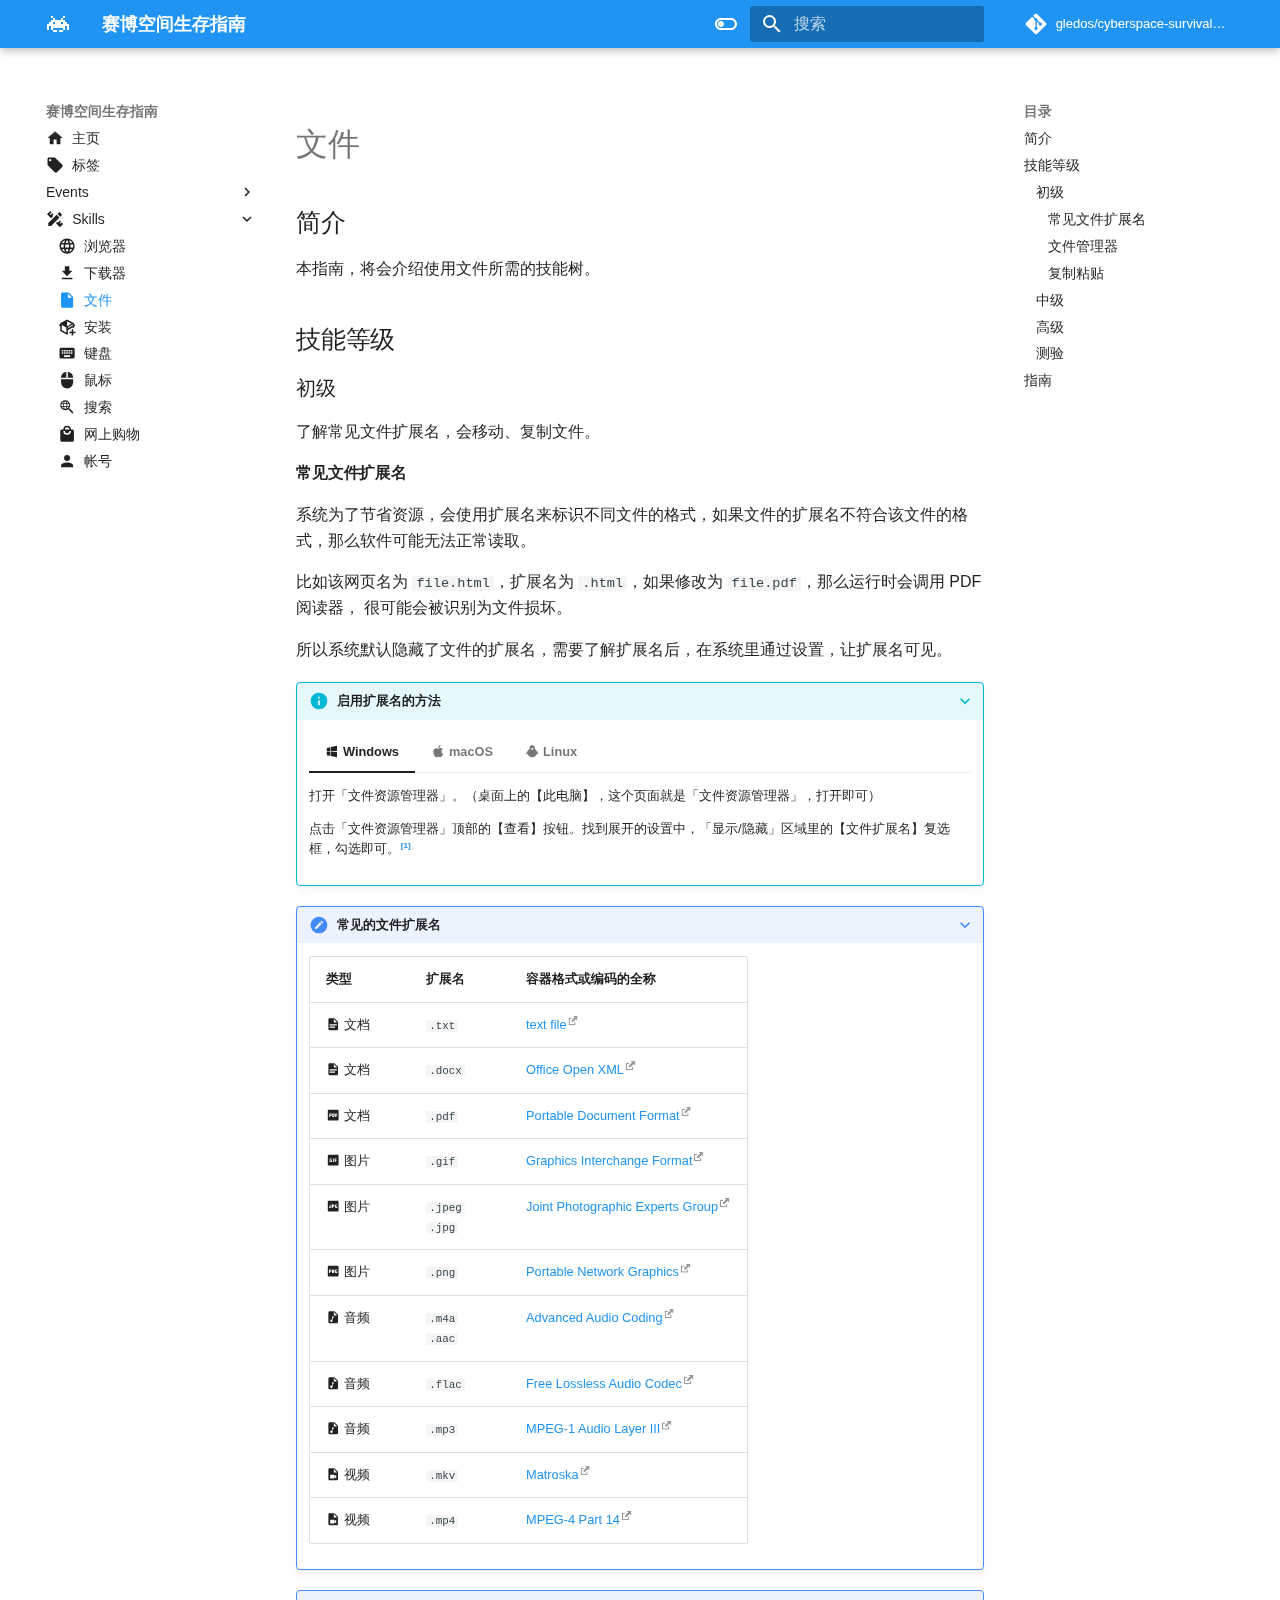
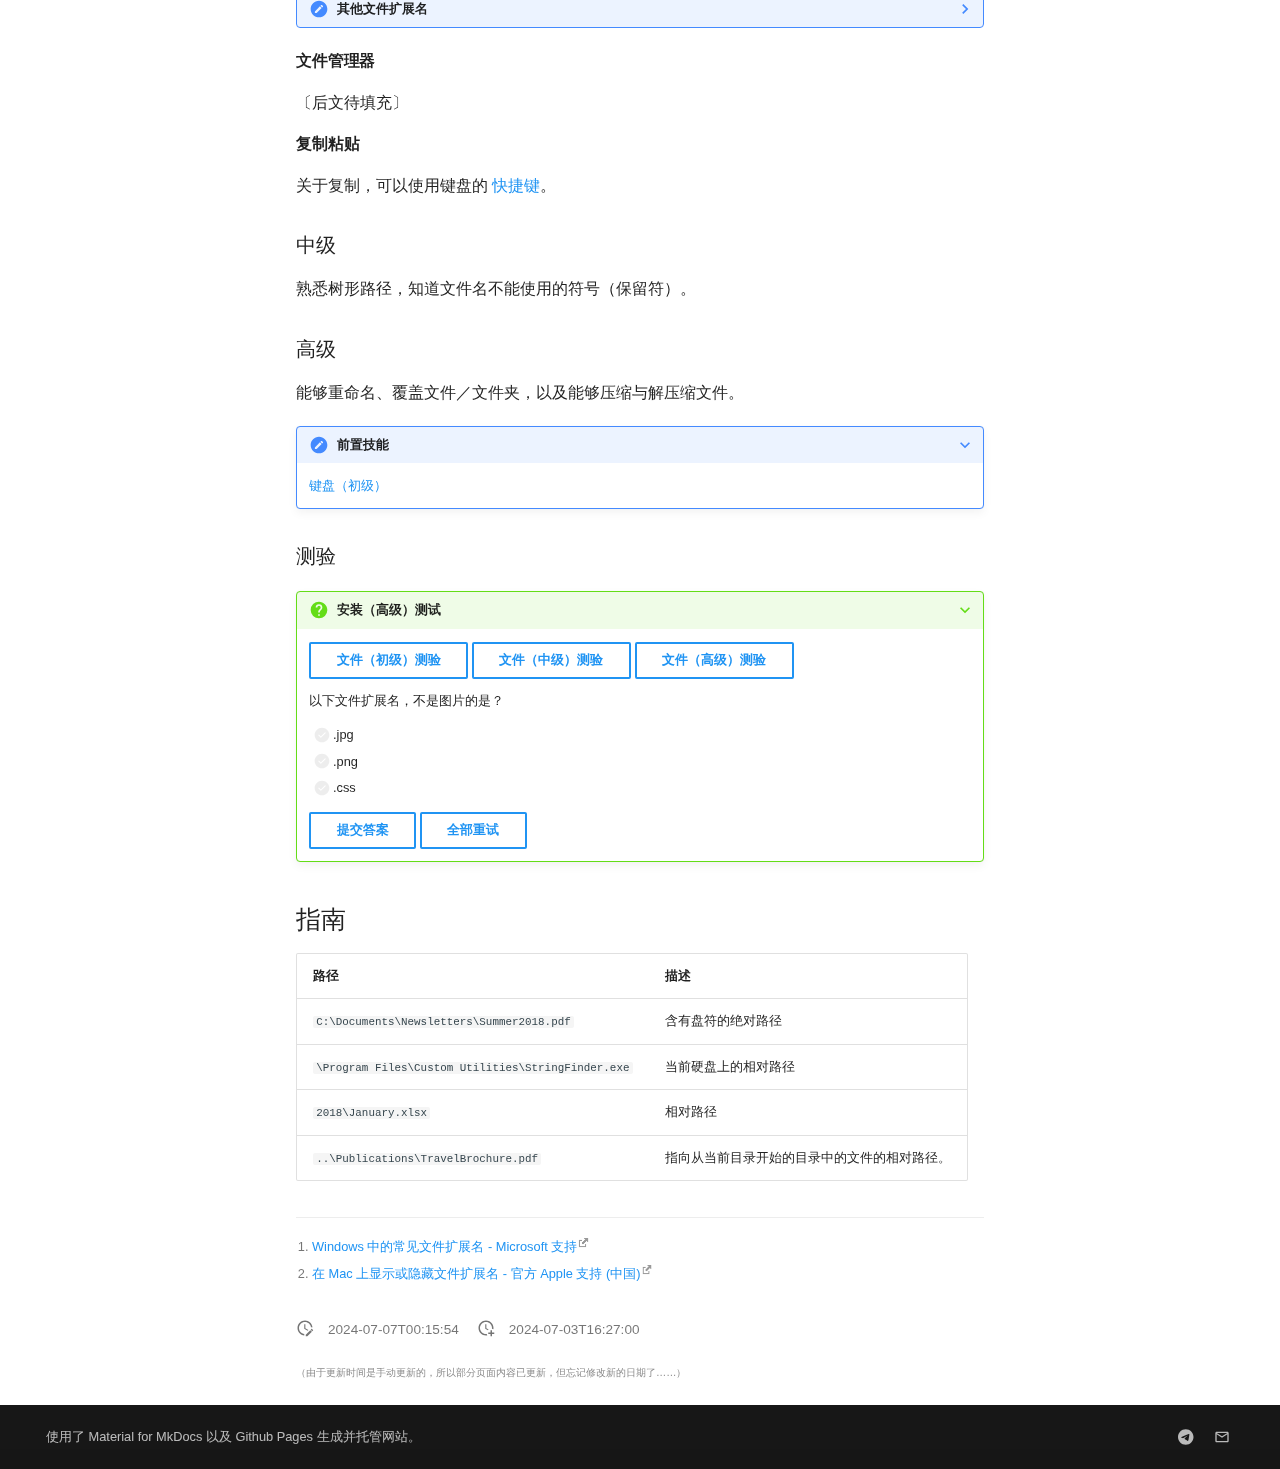
<file: skills/file.html>
<!doctype html>
<html lang="zh" class="no-js">
  <head>
    
      <meta charset="utf-8">
      <meta name="viewport" content="width=device-width,initial-scale=1">
      
        <meta name="description" content="现代数字探索者的技能树指南">
      
      
      
        <link rel="canonical" href="https://cyber.gledos.science/skills/file.html">
      
      
        <link rel="prev" href="downloader.html">
      
      
        <link rel="next" href="install.html">
      
      
        <link rel="alternate" type="application/rss+xml" title="RSS 订阅" href="../feed_rss_created.xml">
        <link rel="alternate" type="application/rss+xml" title="已更新内容的 RSS 订阅" href="../feed_rss_updated.xml">
      
      <link rel="icon" href="../favicon.png">
      <meta name="generator" content="mkdocs-1.6.0, mkdocs-material-9.5.28">
    
    
      
        <title>文件 - 赛博空间生存指南</title>
      
    
    
    
      <link rel="stylesheet" href="../assets/stylesheets/main.6543a935.min.css">
      
        
        <link rel="stylesheet" href="../assets/stylesheets/palette.06af60db.min.css">
      
      
  
  
    
    
  
  
  <style>:root{--md-admonition-icon--quote:url('data:image/svg+xml;charset=utf-8,<svg xmlns="http://www.w3.org/2000/svg" viewBox="0 0 16 16"><path fill-rule="evenodd" d="M 7.1474672,4.1999327 H 11 V 1.8275 H 5 v 12.345 h 2.1474672 z"/></svg>');}</style>



    
<!-- 下面的「黑幕（刮刮乐）」CSS 来自：-->
<!-- 萌娘百科 https://web.archive.org/web/20220427162917/https://zh.moegirl.org.cn/MediaWiki:Mobile.css -->
<!-- 无限UCW [CSS+JS轻松实现自定义黑幕效果](https://ucw.moe/archives/js-with-css-implements-heimu.html) -->
<!-- 有经过一些修改，增加了选中也能显现，以及适配 Material for MkDocs 的明暗色调。 -->
<style>
.cem {
    text-emphasis: circle;
    font-weight: normal;
}

.heimu, .heimu.a, .heimu > a {
    background-color: var(--md-default-fg-color);
    color: #00000000;
    text-shadow: none;
    transition: color 0.2s;
}

.heimu:hover, .heimu:active {
    color: var(--md-default-bg-color);
}

.heimu:hover.a, .heimu:active.a,
.heimu:hover > a, .heimu:active > a {
    color: var(--md-typeset-a-color);
}

.heimu::selection {
    background-color: var(--md-default-fg-color);
    color: var(--md-default-bg-color);
}

.heimu::selection.a, .heimu::selection > a {
    background-color: var(--md-default-fg-color);
    color: var(--md-typeset-a-color);
}
</style>

    
      
    
    
      
    
    
      <link rel="stylesheet" href="../css/base.css">
    
      <link rel="stylesheet" href="../css/custom_admonitions.css">
    
      <link rel="stylesheet" href="../css/external_link_icon.css">
    
      <link rel="stylesheet" href="../css/footnotes.css">
    
      <link rel="stylesheet" href="../css/skills.css">
    
    <script>__md_scope=new URL("..",location),__md_hash=e=>[...e].reduce((e,_)=>(e<<5)-e+_.charCodeAt(0),0),__md_get=(e,_=localStorage,t=__md_scope)=>JSON.parse(_.getItem(t.pathname+"."+e)),__md_set=(e,_,t=localStorage,a=__md_scope)=>{try{t.setItem(a.pathname+"."+e,JSON.stringify(_))}catch(e){}}</script>
    
      

    
    
    
   <link href="../assets/stylesheets/glightbox.min.css" rel="stylesheet"/><style>
    html.glightbox-open { overflow: initial; height: 100%; }
    .gslide-title { margin-top: 0px; user-select: text; }
    .gslide-desc { color: #666; user-select: text; }
    .gslide-image img { background: none; }
    .gscrollbar-fixer { padding-right: 15px; }
    .gdesc-inner { font-size: 0.75rem; }
    body[data-md-color-scheme="slate"] .gdesc-inner { background: var(--md-default-bg-color);}
    body[data-md-color-scheme="slate"] .gslide-title { color: var(--md-default-fg-color);}
    body[data-md-color-scheme="slate"] .gslide-desc { color: var(--md-default-fg-color);}</style> <script src="../assets/javascripts/glightbox.min.js"></script></head>
  
  
    
    
      
    
    
    
    
    <body dir="ltr" data-md-color-scheme="default" data-md-color-primary="blue" data-md-color-accent="indigo">
  
    
    <input class="md-toggle" data-md-toggle="drawer" type="checkbox" id="__drawer" autocomplete="off">
    <input class="md-toggle" data-md-toggle="search" type="checkbox" id="__search" autocomplete="off">
    <label class="md-overlay" for="__drawer"></label>
    <div data-md-component="skip">
      
        
        <a href="#简介" class="md-skip">
          跳转至
        </a>
      
    </div>
    <div data-md-component="announce">
      
    </div>
    
    
      

  

<header class="md-header md-header--shadow" data-md-component="header">
  <nav class="md-header__inner md-grid" aria-label="页眉">
    <a href="../index.html" title="赛博空间生存指南" class="md-header__button md-logo" aria-label="赛博空间生存指南" data-md-component="logo">
      
  
  <svg xmlns="http://www.w3.org/2000/svg" viewBox="0 0 24 24"><path d="M7 6H5V4h2v2m10 0h2V4h-2v2m6 6v6h-2v-4h-2v4h-2v-2H7v2H5v-4H3v4H1v-6h2v-2h2V8h2V6h2v2h6V6h2v2h2v2h2v2h2m-8-2v2h2v-2h-2m-8 2h2v-2H7v2m4 6H7v2h4v-2m6 0h-4v2h4v-2Z"/></svg>

    </a>
    <label class="md-header__button md-icon" for="__drawer">
      
      <svg xmlns="http://www.w3.org/2000/svg" viewBox="0 0 24 24"><path d="M3 6h18v2H3V6m0 5h18v2H3v-2m0 5h18v2H3v-2Z"/></svg>
    </label>
    <div class="md-header__title" data-md-component="header-title">
      <div class="md-header__ellipsis">
        <div class="md-header__topic">
          <span class="md-ellipsis">
            赛博空间生存指南
          </span>
        </div>
        <div class="md-header__topic" data-md-component="header-topic">
          <span class="md-ellipsis">
            
              文件
            
          </span>
        </div>
      </div>
    </div>
    
      
        <form class="md-header__option" data-md-component="palette">
  
    
    
    
    <input class="md-option" data-md-color-media="(prefers-color-scheme: light)" data-md-color-scheme="default" data-md-color-primary="blue" data-md-color-accent="indigo"  aria-label="切换到暗模式"  type="radio" name="__palette" id="__palette_0">
    
      <label class="md-header__button md-icon" title="切换到暗模式" for="__palette_1" hidden>
        <svg xmlns="http://www.w3.org/2000/svg" viewBox="0 0 24 24"><path d="M17 6H7c-3.31 0-6 2.69-6 6s2.69 6 6 6h10c3.31 0 6-2.69 6-6s-2.69-6-6-6zm0 10H7c-2.21 0-4-1.79-4-4s1.79-4 4-4h10c2.21 0 4 1.79 4 4s-1.79 4-4 4zM7 9c-1.66 0-3 1.34-3 3s1.34 3 3 3 3-1.34 3-3-1.34-3-3-3z"/></svg>
      </label>
    
  
    
    
    
    <input class="md-option" data-md-color-media="(prefers-color-scheme: dark)" data-md-color-scheme="slate" data-md-color-primary="blue" data-md-color-accent="indigo"  aria-label="切换到亮模式"  type="radio" name="__palette" id="__palette_1">
    
      <label class="md-header__button md-icon" title="切换到亮模式" for="__palette_0" hidden>
        <svg xmlns="http://www.w3.org/2000/svg" viewBox="0 0 24 24"><path d="M17 7H7a5 5 0 0 0-5 5 5 5 0 0 0 5 5h10a5 5 0 0 0 5-5 5 5 0 0 0-5-5m0 8a3 3 0 0 1-3-3 3 3 0 0 1 3-3 3 3 0 0 1 3 3 3 3 0 0 1-3 3Z"/></svg>
      </label>
    
  
</form>
      
    
    
      <script>var media,input,key,value,palette=__md_get("__palette");if(palette&&palette.color){"(prefers-color-scheme)"===palette.color.media&&(media=matchMedia("(prefers-color-scheme: light)"),input=document.querySelector(media.matches?"[data-md-color-media='(prefers-color-scheme: light)']":"[data-md-color-media='(prefers-color-scheme: dark)']"),palette.color.media=input.getAttribute("data-md-color-media"),palette.color.scheme=input.getAttribute("data-md-color-scheme"),palette.color.primary=input.getAttribute("data-md-color-primary"),palette.color.accent=input.getAttribute("data-md-color-accent"));for([key,value]of Object.entries(palette.color))document.body.setAttribute("data-md-color-"+key,value)}</script>
    
    
    
      <label class="md-header__button md-icon" for="__search">
        
        <svg xmlns="http://www.w3.org/2000/svg" viewBox="0 0 24 24"><path d="M9.5 3A6.5 6.5 0 0 1 16 9.5c0 1.61-.59 3.09-1.56 4.23l.27.27h.79l5 5-1.5 1.5-5-5v-.79l-.27-.27A6.516 6.516 0 0 1 9.5 16 6.5 6.5 0 0 1 3 9.5 6.5 6.5 0 0 1 9.5 3m0 2C7 5 5 7 5 9.5S7 14 9.5 14 14 12 14 9.5 12 5 9.5 5Z"/></svg>
      </label>
      <div class="md-search" data-md-component="search" role="dialog">
  <label class="md-search__overlay" for="__search"></label>
  <div class="md-search__inner" role="search">
    <form class="md-search__form" name="search">
      <input type="text" class="md-search__input" name="query" aria-label="搜索" placeholder="搜索" autocapitalize="off" autocorrect="off" autocomplete="off" spellcheck="false" data-md-component="search-query" required>
      <label class="md-search__icon md-icon" for="__search">
        
        <svg xmlns="http://www.w3.org/2000/svg" viewBox="0 0 24 24"><path d="M9.5 3A6.5 6.5 0 0 1 16 9.5c0 1.61-.59 3.09-1.56 4.23l.27.27h.79l5 5-1.5 1.5-5-5v-.79l-.27-.27A6.516 6.516 0 0 1 9.5 16 6.5 6.5 0 0 1 3 9.5 6.5 6.5 0 0 1 9.5 3m0 2C7 5 5 7 5 9.5S7 14 9.5 14 14 12 14 9.5 12 5 9.5 5Z"/></svg>
        
        <svg xmlns="http://www.w3.org/2000/svg" viewBox="0 0 24 24"><path d="M20 11v2H8l5.5 5.5-1.42 1.42L4.16 12l7.92-7.92L13.5 5.5 8 11h12Z"/></svg>
      </label>
      <nav class="md-search__options" aria-label="查找">
        
        <button type="reset" class="md-search__icon md-icon" title="清空当前内容" aria-label="清空当前内容" tabindex="-1">
          
          <svg xmlns="http://www.w3.org/2000/svg" viewBox="0 0 24 24"><path d="M19 6.41 17.59 5 12 10.59 6.41 5 5 6.41 10.59 12 5 17.59 6.41 19 12 13.41 17.59 19 19 17.59 13.41 12 19 6.41Z"/></svg>
        </button>
      </nav>
      
    </form>
    <div class="md-search__output">
      <div class="md-search__scrollwrap" tabindex="0" data-md-scrollfix>
        <div class="md-search-result" data-md-component="search-result">
          <div class="md-search-result__meta">
            正在初始化搜索引擎
          </div>
          <ol class="md-search-result__list" role="presentation"></ol>
        </div>
      </div>
    </div>
  </div>
</div>
    
    
      <div class="md-header__source">
        <a href="https://github.com/gledos/cyberspace-survival-guide" title="前往仓库" class="md-source" data-md-component="source">
  <div class="md-source__icon md-icon">
    
    <svg xmlns="http://www.w3.org/2000/svg" viewBox="0 0 448 512"><!--! Font Awesome Free 6.5.2 by @fontawesome - https://fontawesome.com License - https://fontawesome.com/license/free (Icons: CC BY 4.0, Fonts: SIL OFL 1.1, Code: MIT License) Copyright 2024 Fonticons, Inc.--><path d="M439.55 236.05 244 40.45a28.87 28.87 0 0 0-40.81 0l-40.66 40.63 51.52 51.52c27.06-9.14 52.68 16.77 43.39 43.68l49.66 49.66c34.23-11.8 61.18 31 35.47 56.69-26.49 26.49-70.21-2.87-56-37.34L240.22 199v121.85c25.3 12.54 22.26 41.85 9.08 55a34.34 34.34 0 0 1-48.55 0c-17.57-17.6-11.07-46.91 11.25-56v-123c-20.8-8.51-24.6-30.74-18.64-45L142.57 101 8.45 235.14a28.86 28.86 0 0 0 0 40.81l195.61 195.6a28.86 28.86 0 0 0 40.8 0l194.69-194.69a28.86 28.86 0 0 0 0-40.81z"/></svg>
  </div>
  <div class="md-source__repository">
    gledos/cyberspace-survival-guide
  </div>
</a>
      </div>
    
  </nav>
  
</header>
    
    <div class="md-container" data-md-component="container">
      
      
        
          
        
      
      <main class="md-main" data-md-component="main">
        <div class="md-main__inner md-grid">
          
            
              
              <div class="md-sidebar md-sidebar--primary" data-md-component="sidebar" data-md-type="navigation" >
                <div class="md-sidebar__scrollwrap">
                  <div class="md-sidebar__inner">
                    



<nav class="md-nav md-nav--primary" aria-label="导航栏" data-md-level="0">
  <label class="md-nav__title" for="__drawer">
    <a href="../index.html" title="赛博空间生存指南" class="md-nav__button md-logo" aria-label="赛博空间生存指南" data-md-component="logo">
      
  
  <svg xmlns="http://www.w3.org/2000/svg" viewBox="0 0 24 24"><path d="M7 6H5V4h2v2m10 0h2V4h-2v2m6 6v6h-2v-4h-2v4h-2v-2H7v2H5v-4H3v4H1v-6h2v-2h2V8h2V6h2v2h6V6h2v2h2v2h2v2h2m-8-2v2h2v-2h-2m-8 2h2v-2H7v2m4 6H7v2h4v-2m6 0h-4v2h4v-2Z"/></svg>

    </a>
    赛博空间生存指南
  </label>
  
    <div class="md-nav__source">
      <a href="https://github.com/gledos/cyberspace-survival-guide" title="前往仓库" class="md-source" data-md-component="source">
  <div class="md-source__icon md-icon">
    
    <svg xmlns="http://www.w3.org/2000/svg" viewBox="0 0 448 512"><!--! Font Awesome Free 6.5.2 by @fontawesome - https://fontawesome.com License - https://fontawesome.com/license/free (Icons: CC BY 4.0, Fonts: SIL OFL 1.1, Code: MIT License) Copyright 2024 Fonticons, Inc.--><path d="M439.55 236.05 244 40.45a28.87 28.87 0 0 0-40.81 0l-40.66 40.63 51.52 51.52c27.06-9.14 52.68 16.77 43.39 43.68l49.66 49.66c34.23-11.8 61.18 31 35.47 56.69-26.49 26.49-70.21-2.87-56-37.34L240.22 199v121.85c25.3 12.54 22.26 41.85 9.08 55a34.34 34.34 0 0 1-48.55 0c-17.57-17.6-11.07-46.91 11.25-56v-123c-20.8-8.51-24.6-30.74-18.64-45L142.57 101 8.45 235.14a28.86 28.86 0 0 0 0 40.81l195.61 195.6a28.86 28.86 0 0 0 40.8 0l194.69-194.69a28.86 28.86 0 0 0 0-40.81z"/></svg>
  </div>
  <div class="md-source__repository">
    gledos/cyberspace-survival-guide
  </div>
</a>
    </div>
  
  <ul class="md-nav__list" data-md-scrollfix>
    
      
      
  
  
  
  
    <li class="md-nav__item">
      <a href="../index.html" class="md-nav__link">
        
  
    <svg xmlns="http://www.w3.org/2000/svg" viewBox="0 0 24 24"><path d="M10 20v-6h4v6h5v-8h3L12 3 2 12h3v8h5Z"/></svg>
  
  <span class="md-ellipsis">
    主页
  </span>
  

      </a>
    </li>
  

    
      
      
  
  
  
  
    <li class="md-nav__item">
      <a href="../tags.html" class="md-nav__link">
        
  
    <svg xmlns="http://www.w3.org/2000/svg" viewBox="0 0 24 24"><path d="M5.5 7A1.5 1.5 0 0 1 4 5.5 1.5 1.5 0 0 1 5.5 4 1.5 1.5 0 0 1 7 5.5 1.5 1.5 0 0 1 5.5 7m15.91 4.58-9-9C12.05 2.22 11.55 2 11 2H4c-1.11 0-2 .89-2 2v7c0 .55.22 1.05.59 1.41l8.99 9c.37.36.87.59 1.42.59.55 0 1.05-.23 1.41-.59l7-7c.37-.36.59-.86.59-1.41 0-.56-.23-1.06-.59-1.42Z"/></svg>
  
  <span class="md-ellipsis">
    标签
  </span>
  

      </a>
    </li>
  

    
      
      
  
  
  
  
    
    
      
        
      
    
    
    
    <li class="md-nav__item md-nav__item--nested">
      
        
        
        <input class="md-nav__toggle md-toggle " type="checkbox" id="__nav_3" >
        
          
          <label class="md-nav__link" for="__nav_3" id="__nav_3_label" tabindex="0">
            
  
  <span class="md-ellipsis">
    Events
  </span>
  

            <span class="md-nav__icon md-icon"></span>
          </label>
        
        <nav class="md-nav" data-md-level="1" aria-labelledby="__nav_3_label" aria-expanded="false">
          <label class="md-nav__title" for="__nav_3">
            <span class="md-nav__icon md-icon"></span>
            Events
          </label>
          <ul class="md-nav__list" data-md-scrollfix>
            
              
                
  
  
  
  
    <li class="md-nav__item">
      <a href="../events/steam.html" class="md-nav__link">
        
  
    <svg xmlns="http://www.w3.org/2000/svg" viewBox="0 0 24 24"><path d="M12 2a10 10 0 0 1 10 10 10 10 0 0 1-10 10c-4.6 0-8.45-3.08-9.64-7.27l3.83 1.58a2.843 2.843 0 0 0 2.78 2.27c1.56 0 2.83-1.27 2.83-2.83v-.13l3.4-2.43h.08c2.08 0 3.77-1.69 3.77-3.77s-1.69-3.77-3.77-3.77-3.78 1.69-3.78 3.77v.05l-2.37 3.46-.16-.01c-.59 0-1.14.18-1.59.49L2 11.2C2.43 6.05 6.73 2 12 2M8.28 17.17c.8.33 1.72-.04 2.05-.84.33-.8-.05-1.71-.83-2.04l-1.28-.53c.49-.18 1.04-.19 1.56.03.53.21.94.62 1.15 1.15.22.52.22 1.1 0 1.62-.43 1.08-1.7 1.6-2.78 1.15-.5-.21-.88-.59-1.09-1.04l1.22.5m9.52-7.75c0 1.39-1.13 2.52-2.52 2.52a2.52 2.52 0 0 1-2.51-2.52 2.5 2.5 0 0 1 2.51-2.51 2.52 2.52 0 0 1 2.52 2.51m-4.4 0c0 1.04.84 1.89 1.89 1.89 1.04 0 1.88-.85 1.88-1.89s-.84-1.89-1.88-1.89c-1.05 0-1.89.85-1.89 1.89Z"/></svg>
  
  <span class="md-ellipsis">
    Steam
  </span>
  

      </a>
    </li>
  

              
            
          </ul>
        </nav>
      
    </li>
  

    
      
      
  
  
    
  
  
  
    
    
      
        
          
        
      
        
      
        
      
        
      
        
      
        
      
        
      
        
      
        
      
        
      
    
    
    
    <li class="md-nav__item md-nav__item--active md-nav__item--nested">
      
        
        
        <input class="md-nav__toggle md-toggle " type="checkbox" id="__nav_4" checked>
        
          
          
          <div class="md-nav__link md-nav__container">
            <a href="index.html" class="md-nav__link ">
              
  
    <svg xmlns="http://www.w3.org/2000/svg" viewBox="0 0 24 24"><path d="M3 17.25V21h3.75L17.81 9.93l-3.75-3.75L3 17.25m19.61 1.11-4.25 4.25-5.2-5.2 1.77-1.77 1 1 2.47-2.48 1.42 1.42L18.36 17l1.06 1 1.42-1.4 1.77 1.76m-16-7.53L1.39 5.64l4.25-4.25L7.4 3.16 4.93 5.64 6 6.7l2.46-2.48 1.42 1.42-1.42 1.41 1 1-2.85 2.78M20.71 7c.39-.39.39-1 0-1.41l-2.34-2.3c-.37-.39-1.02-.39-1.41 0l-1.84 1.83 3.75 3.75L20.71 7Z"/></svg>
  
  <span class="md-ellipsis">
    Skills
  </span>
  

            </a>
            
              
              <label class="md-nav__link " for="__nav_4" id="__nav_4_label" tabindex="0">
                <span class="md-nav__icon md-icon"></span>
              </label>
            
          </div>
        
        <nav class="md-nav" data-md-level="1" aria-labelledby="__nav_4_label" aria-expanded="true">
          <label class="md-nav__title" for="__nav_4">
            <span class="md-nav__icon md-icon"></span>
            Skills
          </label>
          <ul class="md-nav__list" data-md-scrollfix>
            
              
            
              
                
  
  
  
  
    <li class="md-nav__item">
      <a href="browser.html" class="md-nav__link">
        
  
    <svg xmlns="http://www.w3.org/2000/svg" viewBox="0 0 24 24"><path d="M16.36 14c.08-.66.14-1.32.14-2 0-.68-.06-1.34-.14-2h3.38c.16.64.26 1.31.26 2s-.1 1.36-.26 2m-5.15 5.56c.6-1.11 1.06-2.31 1.38-3.56h2.95a8.03 8.03 0 0 1-4.33 3.56M14.34 14H9.66c-.1-.66-.16-1.32-.16-2 0-.68.06-1.35.16-2h4.68c.09.65.16 1.32.16 2 0 .68-.07 1.34-.16 2M12 19.96c-.83-1.2-1.5-2.53-1.91-3.96h3.82c-.41 1.43-1.08 2.76-1.91 3.96M8 8H5.08A7.923 7.923 0 0 1 9.4 4.44C8.8 5.55 8.35 6.75 8 8m-2.92 8H8c.35 1.25.8 2.45 1.4 3.56A8.008 8.008 0 0 1 5.08 16m-.82-2C4.1 13.36 4 12.69 4 12s.1-1.36.26-2h3.38c-.08.66-.14 1.32-.14 2 0 .68.06 1.34.14 2M12 4.03c.83 1.2 1.5 2.54 1.91 3.97h-3.82c.41-1.43 1.08-2.77 1.91-3.97M18.92 8h-2.95a15.65 15.65 0 0 0-1.38-3.56c1.84.63 3.37 1.9 4.33 3.56M12 2C6.47 2 2 6.5 2 12a10 10 0 0 0 10 10 10 10 0 0 0 10-10A10 10 0 0 0 12 2Z"/></svg>
  
  <span class="md-ellipsis">
    浏览器
  </span>
  

      </a>
    </li>
  

              
            
              
                
  
  
  
  
    <li class="md-nav__item">
      <a href="downloader.html" class="md-nav__link">
        
  
    <svg xmlns="http://www.w3.org/2000/svg" viewBox="0 0 24 24"><path d="M5 20h14v-2H5m14-9h-4V3H9v6H5l7 7 7-7Z"/></svg>
  
  <span class="md-ellipsis">
    下载器
  </span>
  

      </a>
    </li>
  

              
            
              
                
  
  
    
  
  
  
    <li class="md-nav__item md-nav__item--active">
      
      <input class="md-nav__toggle md-toggle" type="checkbox" id="__toc">
      
      
      
        <label class="md-nav__link md-nav__link--active" for="__toc">
          
  
    <svg xmlns="http://www.w3.org/2000/svg" viewBox="0 0 24 24"><path d="M13 9V3.5L18.5 9M6 2c-1.11 0-2 .89-2 2v16a2 2 0 0 0 2 2h12a2 2 0 0 0 2-2V8l-6-6H6Z"/></svg>
  
  <span class="md-ellipsis">
    文件
  </span>
  

          <span class="md-nav__icon md-icon"></span>
        </label>
      
      <a href="file.html" class="md-nav__link md-nav__link--active">
        
  
    <svg xmlns="http://www.w3.org/2000/svg" viewBox="0 0 24 24"><path d="M13 9V3.5L18.5 9M6 2c-1.11 0-2 .89-2 2v16a2 2 0 0 0 2 2h12a2 2 0 0 0 2-2V8l-6-6H6Z"/></svg>
  
  <span class="md-ellipsis">
    文件
  </span>
  

      </a>
      
        

<nav class="md-nav md-nav--secondary" aria-label="目录">
  
  
  
  
    <label class="md-nav__title" for="__toc">
      <span class="md-nav__icon md-icon"></span>
      目录
    </label>
    <ul class="md-nav__list" data-md-component="toc" data-md-scrollfix>
      
        <li class="md-nav__item">
  <a href="#简介" class="md-nav__link">
    <span class="md-ellipsis">
      简介
    </span>
  </a>
  
</li>
      
        <li class="md-nav__item">
  <a href="#技能等级" class="md-nav__link">
    <span class="md-ellipsis">
      技能等级
    </span>
  </a>
  
    <nav class="md-nav" aria-label="技能等级">
      <ul class="md-nav__list">
        
          <li class="md-nav__item">
  <a href="#初级" class="md-nav__link">
    <span class="md-ellipsis">
      初级
    </span>
  </a>
  
    <nav class="md-nav" aria-label="初级">
      <ul class="md-nav__list">
        
          <li class="md-nav__item">
  <a href="#常见文件扩展名" class="md-nav__link">
    <span class="md-ellipsis">
      常见文件扩展名
    </span>
  </a>
  
</li>
        
          <li class="md-nav__item">
  <a href="#文件管理器" class="md-nav__link">
    <span class="md-ellipsis">
      文件管理器
    </span>
  </a>
  
</li>
        
          <li class="md-nav__item">
  <a href="#复制粘贴" class="md-nav__link">
    <span class="md-ellipsis">
      复制粘贴
    </span>
  </a>
  
</li>
        
      </ul>
    </nav>
  
</li>
        
          <li class="md-nav__item">
  <a href="#中级" class="md-nav__link">
    <span class="md-ellipsis">
      中级
    </span>
  </a>
  
</li>
        
          <li class="md-nav__item">
  <a href="#高级" class="md-nav__link">
    <span class="md-ellipsis">
      高级
    </span>
  </a>
  
</li>
        
          <li class="md-nav__item">
  <a href="#测验" class="md-nav__link">
    <span class="md-ellipsis">
      测验
    </span>
  </a>
  
</li>
        
      </ul>
    </nav>
  
</li>
      
        <li class="md-nav__item">
  <a href="#指南" class="md-nav__link">
    <span class="md-ellipsis">
      指南
    </span>
  </a>
  
</li>
      
    </ul>
  
</nav>
      
    </li>
  

              
            
              
                
  
  
  
  
    <li class="md-nav__item">
      <a href="install.html" class="md-nav__link">
        
  
    <svg xmlns="http://www.w3.org/2000/svg" viewBox="0 0 24 24"><path d="M13 15.6c.3.2.7.2 1 0l5-2.9v.3c.7 0 1.4.1 2 .4v-1.8l1-.6c.5-.3.6-.9.4-1.4l-1.5-2.5c-.1-.2-.2-.4-.4-.5l-7.9-4.4c-.2-.1-.4-.2-.6-.2s-.4.1-.6.2L3.6 6.6c-.2.1-.4.2-.5.4L1.6 9.6c-.3.5-.1 1.1.4 1.4.3.2.7.2 1 0v5.5c0 .4.2.7.5.9l7.9 4.4c.2.1.4.2.6.2s.4-.1.6-.2l.9-.5c-.3-.6-.4-1.3-.5-2m-2 0-6-3.4V9.2l6 3.4v6.7m9.1-9.6-6.3 3.6-.6-1 6.3-3.6.6 1M12 10.8V4.2l6 3.3-6 3.3m8 4.2v3h3v2h-3v3h-2v-3h-3v-2h3v-3h2Z"/></svg>
  
  <span class="md-ellipsis">
    安装
  </span>
  

      </a>
    </li>
  

              
            
              
                
  
  
  
  
    <li class="md-nav__item">
      <a href="keyboard.html" class="md-nav__link">
        
  
    <svg xmlns="http://www.w3.org/2000/svg" viewBox="0 0 24 24"><path d="M19 10h-2V8h2m0 5h-2v-2h2m-3-1h-2V8h2m0 5h-2v-2h2m0 6H8v-2h8m-9-5H5V8h2m0 5H5v-2h2m1 0h2v2H8m0-5h2v2H8m3 1h2v2h-2m0-5h2v2h-2m9-5H4c-1.11 0-2 .89-2 2v10a2 2 0 0 0 2 2h16a2 2 0 0 0 2-2V7a2 2 0 0 0-2-2Z"/></svg>
  
  <span class="md-ellipsis">
    键盘
  </span>
  

      </a>
    </li>
  

              
            
              
                
  
  
  
  
    <li class="md-nav__item">
      <a href="mouse.html" class="md-nav__link">
        
  
    <svg xmlns="http://www.w3.org/2000/svg" viewBox="0 0 24 24"><path d="M11 1.07C7.05 1.56 4 4.92 4 9h7m-7 6a8 8 0 0 0 8 8 8 8 0 0 0 8-8v-4H4m9-9.93V9h7c0-4.08-3.06-7.44-7-7.93Z"/></svg>
  
  <span class="md-ellipsis">
    鼠标
  </span>
  

      </a>
    </li>
  

              
            
              
                
  
  
  
  
    <li class="md-nav__item">
      <a href="search.html" class="md-nav__link">
        
  
    <svg xmlns="http://www.w3.org/2000/svg" viewBox="0 0 24 24"><path d="m15.5 14 5 5-1.5 1.5-5-5v-.79l-.27-.28A6.471 6.471 0 0 1 9.5 16 6.5 6.5 0 0 1 3 9.5 6.5 6.5 0 0 1 9.5 3 6.5 6.5 0 0 1 16 9.5c0 1.61-.59 3.09-1.57 4.23l.28.27h.79m-6-9.5-.55.03c-.24.52-.61 1.4-.88 2.47h2.86c-.27-1.07-.64-1.95-.88-2.47-.18-.03-.36-.03-.55-.03M13.83 7a4.943 4.943 0 0 0-2.68-2.22c.24.53.55 1.3.78 2.22h1.9M5.17 7h1.9c.23-.92.54-1.69.78-2.22A4.943 4.943 0 0 0 5.17 7M4.5 9.5c0 .5.08 1.03.23 1.5h2.14l-.12-1.5.12-1.5H4.73c-.15.47-.23 1-.23 1.5m9.77 1.5c.15-.47.23-1 .23-1.5s-.08-1.03-.23-1.5h-2.14a9.48 9.48 0 0 1 0 3h2.14m-6.4-3-.12 1.5.12 1.5h3.26a9.48 9.48 0 0 0 0-3H7.87m1.63 6.5c.18 0 .36 0 .53-.03.25-.52.63-1.4.9-2.47H8.07c.27 1.07.65 1.95.9 2.47l.53.03m4.33-2.5h-1.9c-.23.92-.54 1.69-.78 2.22A4.943 4.943 0 0 0 13.83 12m-8.66 0a4.943 4.943 0 0 0 2.68 2.22c-.24-.53-.55-1.3-.78-2.22h-1.9Z"/></svg>
  
  <span class="md-ellipsis">
    搜索
  </span>
  

      </a>
    </li>
  

              
            
              
                
  
  
  
  
    <li class="md-nav__item">
      <a href="shopping.html" class="md-nav__link">
        
  
    <svg xmlns="http://www.w3.org/2000/svg" viewBox="0 0 24 24"><path d="M12 13a5 5 0 0 1-5-5h2a3 3 0 0 0 3 3 3 3 0 0 0 3-3h2a5 5 0 0 1-5 5m0-10a3 3 0 0 1 3 3H9a3 3 0 0 1 3-3m7 3h-2a5 5 0 0 0-5-5 5 5 0 0 0-5 5H5c-1.11 0-2 .89-2 2v12a2 2 0 0 0 2 2h14a2 2 0 0 0 2-2V8a2 2 0 0 0-2-2Z"/></svg>
  
  <span class="md-ellipsis">
    网上购物
  </span>
  

      </a>
    </li>
  

              
            
              
                
  
  
  
  
    <li class="md-nav__item">
      <a href="user_account.html" class="md-nav__link">
        
  
    <svg xmlns="http://www.w3.org/2000/svg" viewBox="0 0 24 24"><path d="M12 4a4 4 0 0 1 4 4 4 4 0 0 1-4 4 4 4 0 0 1-4-4 4 4 0 0 1 4-4m0 10c4.42 0 8 1.79 8 4v2H4v-2c0-2.21 3.58-4 8-4Z"/></svg>
  
  <span class="md-ellipsis">
    帐号
  </span>
  

      </a>
    </li>
  

              
            
          </ul>
        </nav>
      
    </li>
  

    
  </ul>
</nav>
                  </div>
                </div>
              </div>
            
            
              
              <div class="md-sidebar md-sidebar--secondary" data-md-component="sidebar" data-md-type="toc" >
                <div class="md-sidebar__scrollwrap">
                  <div class="md-sidebar__inner">
                    

<nav class="md-nav md-nav--secondary" aria-label="目录">
  
  
  
  
    <label class="md-nav__title" for="__toc">
      <span class="md-nav__icon md-icon"></span>
      目录
    </label>
    <ul class="md-nav__list" data-md-component="toc" data-md-scrollfix>
      
        <li class="md-nav__item">
  <a href="#简介" class="md-nav__link">
    <span class="md-ellipsis">
      简介
    </span>
  </a>
  
</li>
      
        <li class="md-nav__item">
  <a href="#技能等级" class="md-nav__link">
    <span class="md-ellipsis">
      技能等级
    </span>
  </a>
  
    <nav class="md-nav" aria-label="技能等级">
      <ul class="md-nav__list">
        
          <li class="md-nav__item">
  <a href="#初级" class="md-nav__link">
    <span class="md-ellipsis">
      初级
    </span>
  </a>
  
    <nav class="md-nav" aria-label="初级">
      <ul class="md-nav__list">
        
          <li class="md-nav__item">
  <a href="#常见文件扩展名" class="md-nav__link">
    <span class="md-ellipsis">
      常见文件扩展名
    </span>
  </a>
  
</li>
        
          <li class="md-nav__item">
  <a href="#文件管理器" class="md-nav__link">
    <span class="md-ellipsis">
      文件管理器
    </span>
  </a>
  
</li>
        
          <li class="md-nav__item">
  <a href="#复制粘贴" class="md-nav__link">
    <span class="md-ellipsis">
      复制粘贴
    </span>
  </a>
  
</li>
        
      </ul>
    </nav>
  
</li>
        
          <li class="md-nav__item">
  <a href="#中级" class="md-nav__link">
    <span class="md-ellipsis">
      中级
    </span>
  </a>
  
</li>
        
          <li class="md-nav__item">
  <a href="#高级" class="md-nav__link">
    <span class="md-ellipsis">
      高级
    </span>
  </a>
  
</li>
        
          <li class="md-nav__item">
  <a href="#测验" class="md-nav__link">
    <span class="md-ellipsis">
      测验
    </span>
  </a>
  
</li>
        
      </ul>
    </nav>
  
</li>
      
        <li class="md-nav__item">
  <a href="#指南" class="md-nav__link">
    <span class="md-ellipsis">
      指南
    </span>
  </a>
  
</li>
      
    </ul>
  
</nav>
                  </div>
                </div>
              </div>
            
          
          
            <div class="md-content" data-md-component="content">
              <article class="md-content__inner md-typeset">
                
                  
  
<nav class="md-tags" >
  
</nav>




  <h1>文件</h1>

<div><h2 id="简介">简介<a class="headerlink" href="#%E7%AE%80%E4%BB%8B" title="Permanent link">#</a></h2>
<p>本指南，将会介绍使用文件所需的技能树。</p>
<!--
关于文件，有许多相关知识点：路径、扩展名、重命名、覆盖、可执行文件。（待续）

???+ note "可执行文件"

    「可执行文件」大概是很直观的名字，代表可以运行的文件。换句话说，它就是程序，或者程序的部分。
-->

<!-- ## 二进制文件

待续。

???+ tip "外部资料"

    维基页面：[binary file][]（二进制）。

[binary file]: https://en.wikipedia.org/wiki/Binary_file -->

<h2 id="技能等级">技能等级<a class="headerlink" href="#%E6%8A%80%E8%83%BD%E7%AD%89%E7%BA%A7" title="Permanent link">#</a></h2>
<h3 id="初级">初级<a class="headerlink" href="#%E5%88%9D%E7%BA%A7" title="Permanent link">#</a></h3>
<p>了解常见文件扩展名，会移动、复制文件。</p>
<h4 id="常见文件扩展名">常见文件扩展名<a class="headerlink" href="#%E5%B8%B8%E8%A7%81%E6%96%87%E4%BB%B6%E6%89%A9%E5%B1%95%E5%90%8D" title="Permanent link">#</a></h4>
<p>系统为了节省资源，会使用扩展名来标识不同文件的格式，如果文件的扩展名不符合该文件的格式，那么软件可能无法正常读取。</p>
<p>比如该网页名为 <code>file.html</code>，扩展名为 <code>.html</code>，如果修改为 <code>file.pdf</code>，那么运行时会调用 PDF 阅读器，
很可能会被识别为文件损坏。</p>
<p>所以系统默认隐藏了文件的扩展名，需要了解扩展名后，在系统里通过设置，让扩展名可见。</p>
<details class="info" open="open">
<summary>启用扩展名的方法</summary>
<div class="tabbed-set tabbed-alternate" data-tabs="1:3"><input checked id="__tabbed_1_1" name="__tabbed_1" type="radio"><input id="__tabbed_1_2" name="__tabbed_1" type="radio"><input id="__tabbed_1_3" name="__tabbed_1" type="radio"><div class="tabbed-labels"><label for="__tabbed_1_1"><span class="twemoji"><svg xmlns="http://www.w3.org/2000/svg" viewbox="0 0 24 24"><path d="M3 12V6.75l6-1.32v6.48L3 12m17-9v8.75l-10 .15V5.21L20 3M3 13l6 .09v6.81l-6-1.15V13m17 .25V22l-10-1.91V13.1l10 .15Z"></path></svg></span> Windows</label><label for="__tabbed_1_2"><span class="twemoji"><svg xmlns="http://www.w3.org/2000/svg" viewbox="0 0 24 24"><path d="M18.71 19.5c-.83 1.24-1.71 2.45-3.05 2.47-1.34.03-1.77-.79-3.29-.79-1.53 0-2 .77-3.27.82-1.31.05-2.3-1.32-3.14-2.53C4.25 17 2.94 12.45 4.7 9.39c.87-1.52 2.43-2.48 4.12-2.51 1.28-.02 2.5.87 3.29.87.78 0 2.26-1.07 3.81-.91.65.03 2.47.26 3.64 1.98-.09.06-2.17 1.28-2.15 3.81.03 3.02 2.65 4.03 2.68 4.04-.03.07-.42 1.44-1.38 2.83M13 3.5c.73-.83 1.94-1.46 2.94-1.5.13 1.17-.34 2.35-1.04 3.19-.69.85-1.83 1.51-2.95 1.42-.15-1.15.41-2.35 1.05-3.11Z"></path></svg></span> macOS</label><label for="__tabbed_1_3"><span class="twemoji"><svg xmlns="http://www.w3.org/2000/svg" viewbox="0 0 24 24"><path d="M14.62 8.35c-.42.28-1.75 1.04-1.95 1.19-.39.31-.75.29-1.14-.01-.2-.16-1.53-.92-1.95-1.19-.48-.31-.45-.7.08-.92 1.64-.69 3.28-.64 4.91.03.49.21.51.6.05.9m7.22 7.28c-.93-2.09-2.2-3.99-3.84-5.66a4.31 4.31 0 0 1-1.06-1.88c-.1-.33-.17-.67-.24-1.01-.2-.88-.29-1.78-.7-2.61-.73-1.58-2-2.4-3.84-2.47-1.81.05-3.16.81-3.95 2.4-.21.43-.36.88-.46 1.34-.17.76-.32 1.55-.5 2.32-.15.65-.45 1.21-.96 1.71-1.61 1.57-2.9 3.37-3.88 5.35-.14.29-.28.58-.37.88-.19.66.29 1.12.99.96.44-.09.88-.18 1.3-.31.41-.15.57-.05.67.35.65 2.15 2.07 3.66 4.24 4.5 4.12 1.56 8.93-.66 9.97-4.58.07-.27.17-.37.47-.27.46.14.93.24 1.4.35.49.09.85-.16.92-.64.03-.26-.06-.49-.16-.73"></path></svg></span> Linux</label></div>
<div class="tabbed-content">
<div class="tabbed-block">
<p>打开「文件资源管理器」。（桌面上的【此电脑】，这个页面就是「文件资源管理器」，打开即可）</p>
<p>点击「文件资源管理器」顶部的【查看】按钮。找到展开的设置中，「显示/隐藏」区域里的【文件扩展名】复选框，勾选即可。<sup id="fnref:win_fne"><a class="footnote-ref" href="#fn:win_fne">1</a></sup></p>
</div>
<div class="tabbed-block">
<p>进入【访达】-&gt;【设置】-&gt;【高级】，然后选择【显示所有文件扩展名】。<sup id="fnref:mac_fne"><a class="footnote-ref" href="#fn:mac_fne">2</a></sup></p>
</div>
<div class="tabbed-block">
<p>通常，Linux 各大发行版的文件管理软件，会默认显示扩展名。</p>
</div>
</div>
</div>
</details>
<details class="note" open="open">
<summary>常见的文件扩展名</summary>
<table>
<thead>
<tr>
<th>类型</th>
<th>扩展名</th>
<th>容器格式或编码的全称</th>
</tr>
</thead>
<tbody>
<tr>
<td><span class="twemoji"><svg xmlns="http://www.w3.org/2000/svg" viewbox="0 0 24 24"><path d="M13 9h5.5L13 3.5V9M6 2h8l6 6v12a2 2 0 0 1-2 2H6a2 2 0 0 1-2-2V4c0-1.11.89-2 2-2m9 16v-2H6v2h9m3-4v-2H6v2h12Z"></path></svg></span> 文档</td>
<td><code>.txt</code></td>
<td><a href="https://en.wikipedia.org/wiki/Text_file">text file</a></td>
</tr>
<tr>
<td><span class="twemoji"><svg xmlns="http://www.w3.org/2000/svg" viewbox="0 0 24 24"><path d="M13 9h5.5L13 3.5V9M6 2h8l6 6v12a2 2 0 0 1-2 2H6a2 2 0 0 1-2-2V4c0-1.11.89-2 2-2m9 16v-2H6v2h9m3-4v-2H6v2h12Z"></path></svg></span> 文档</td>
<td><code>.docx</code></td>
<td><a href="https://en.wikipedia.org/wiki/Office_Open_XML">Office Open XML</a></td>
</tr>
<tr>
<td><span class="twemoji"><svg xmlns="http://www.w3.org/2000/svg" viewbox="0 0 24 24"><path d="M19 3H5c-1.1 0-2 .9-2 2v14c0 1.1.9 2 2 2h14c1.1 0 2-.9 2-2V5c0-1.1-.9-2-2-2m-9.5 8.5c0 .8-.7 1.5-1.5 1.5H7v2H5.5V9H8c.8 0 1.5.7 1.5 1.5v1m5 2c0 .8-.7 1.5-1.5 1.5h-2.5V9H13c.8 0 1.5.7 1.5 1.5v3m4-3H17v1h1.5V13H17v2h-1.5V9h3v1.5m-6.5 0h1v3h-1v-3m-5 0h1v1H7v-1Z"></path></svg></span> 文档</td>
<td><code>.pdf</code></td>
<td><a href="https://en.wikipedia.org/wiki/PDF">Portable Document Format</a></td>
</tr>
<tr>
<td><span class="twemoji"><svg xmlns="http://www.w3.org/2000/svg" viewbox="0 0 24 24"><path d="M19 3H5c-1.1 0-2 .9-2 2v14c0 1.1.9 2 2 2h14c1.1 0 2-.9 2-2V5c0-1.1-.9-2-2-2m-9 7.5H7.5v3h1V12H10v1.7c0 .7-.5 1.3-1.3 1.3H7.3c-.8 0-1.3-.7-1.3-1.3v-3.3C6 9.7 6.5 9 7.3 9h1.3c.9 0 1.4.7 1.4 1.3v.2m3 4.5h-1.5V9H13v6m4.5-4.5H16v1h1.5V13H16v2h-1.5V9h3v1.5Z"></path></svg></span> 图片</td>
<td><code>.gif</code></td>
<td><a href="https://en.wikipedia.org/wiki/GIF">Graphics Interchange Format</a></td>
</tr>
<tr>
<td><span class="twemoji"><svg xmlns="http://www.w3.org/2000/svg" viewbox="0 0 24 24"><path d="M19 3H5c-1.1 0-2 .9-2 2v14c0 1.1.9 2 2 2h14c1.1 0 2-.9 2-2V5c0-1.1-.9-2-2-2M9 13.5c0 1.1-.9 1.5-2 1.5s-2-.4-2-1.5V12h1.5v1.5h1V9H9v4.5m5-2c0 .8-.7 1.5-1.5 1.5h-1v2H10V9h2.5c.8 0 1.5.7 1.5 1.5v1m5-1h-2.5v3h1V12H19v1.7c0 .7-.5 1.3-1.3 1.3h-1.3c-.8 0-1.3-.7-1.3-1.3v-3.3c-.1-.7.4-1.4 1.2-1.4h1.3c.8 0 1.3.7 1.3 1.3v.2m-7.4 0h1v1h-1v-1Z"></path></svg></span> 图片</td>
<td><code>.jpeg</code><br><code>.jpg</code></td>
<td><a href="https://en.wikipedia.org/wiki/JPEG">Joint Photographic Experts Group</a></td>
</tr>
<tr>
<td><span class="twemoji"><svg xmlns="http://www.w3.org/2000/svg" viewbox="0 0 24 24"><path d="M19 3H5c-1.1 0-2 .9-2 2v14c0 1.1.9 2 2 2h14c1.1 0 2-.9 2-2V5c0-1.1-.9-2-2-2M9 11.5c0 .8-.7 1.5-1.5 1.5h-1v2H5V9h2.5c.8 0 1.5.7 1.5 1.5v1m5 3.5h-1.5l-1-2.5V15H10V9h1.5l1 2.5V9H14v6m5-4.5h-2.5v3h1V12H19v1.7c0 .7-.5 1.3-1.3 1.3h-1.3c-.8 0-1.3-.7-1.3-1.3v-3.3c-.1-.7.4-1.4 1.2-1.4h1.3c.8 0 1.3.7 1.3 1.3v.2h.1m-12.5 0h1v1h-1v-1Z"></path></svg></span> 图片</td>
<td><code>.png</code></td>
<td><a href="https://en.wikipedia.org/wiki/PNG">Portable Network Graphics</a></td>
</tr>
<tr>
<td><span class="twemoji"><svg xmlns="http://www.w3.org/2000/svg" viewbox="0 0 24 24"><path d="M14 2H6a2 2 0 0 0-2 2v16a2 2 0 0 0 2 2h12a2 2 0 0 0 2-2V8l-6-6m-1 11h-2v5a2 2 0 0 1-2 2 2 2 0 0 1-2-2 2 2 0 0 1 2-2c.4 0 .7.1 1 .3V11h3v2m0-4V3.5L18.5 9H13Z"></path></svg></span> 音频</td>
<td><code>.m4a</code><br><code>.aac</code></td>
<td><a href="https://en.wikipedia.org/wiki/Advanced_Audio_Coding">Advanced Audio Coding</a></td>
</tr>
<tr>
<td><span class="twemoji"><svg xmlns="http://www.w3.org/2000/svg" viewbox="0 0 24 24"><path d="M14 2H6a2 2 0 0 0-2 2v16a2 2 0 0 0 2 2h12a2 2 0 0 0 2-2V8l-6-6m-1 11h-2v5a2 2 0 0 1-2 2 2 2 0 0 1-2-2 2 2 0 0 1 2-2c.4 0 .7.1 1 .3V11h3v2m0-4V3.5L18.5 9H13Z"></path></svg></span> 音频</td>
<td><code>.flac</code></td>
<td><a href="https://en.wikipedia.org/wiki/FLAC">Free Lossless Audio Codec</a></td>
</tr>
<tr>
<td><span class="twemoji"><svg xmlns="http://www.w3.org/2000/svg" viewbox="0 0 24 24"><path d="M14 2H6a2 2 0 0 0-2 2v16a2 2 0 0 0 2 2h12a2 2 0 0 0 2-2V8l-6-6m-1 11h-2v5a2 2 0 0 1-2 2 2 2 0 0 1-2-2 2 2 0 0 1 2-2c.4 0 .7.1 1 .3V11h3v2m0-4V3.5L18.5 9H13Z"></path></svg></span> 音频</td>
<td><code>.mp3</code></td>
<td><a href="https://en.wikipedia.org/wiki/MP3">MPEG-1 Audio Layer III</a></td>
</tr>
<tr>
<td><span class="twemoji"><svg xmlns="http://www.w3.org/2000/svg" viewbox="0 0 24 24"><path d="M13 9h5.5L13 3.5V9M6 2h8l6 6v12a2 2 0 0 1-2 2H6a2 2 0 0 1-2-2V4c0-1.11.89-2 2-2m11 17v-6l-3 2.2V13H7v6h7v-2.2l3 2.2Z"></path></svg></span> 视频</td>
<td><code>.mkv</code></td>
<td><a href="https://en.wikipedia.org/wiki/Matroska">Matroska</a></td>
</tr>
<tr>
<td><span class="twemoji"><svg xmlns="http://www.w3.org/2000/svg" viewbox="0 0 24 24"><path d="M13 9h5.5L13 3.5V9M6 2h8l6 6v12a2 2 0 0 1-2 2H6a2 2 0 0 1-2-2V4c0-1.11.89-2 2-2m11 17v-6l-3 2.2V13H7v6h7v-2.2l3 2.2Z"></path></svg></span> 视频</td>
<td><code>.mp4</code></td>
<td><a href="https://en.wikipedia.org/wiki/MP4_file_format">MPEG-4 Part 14</a></td>
</tr>
</tbody>
</table>
</details>
<details class="note">
<summary>其他文件扩展名</summary>
<table>
<thead>
<tr>
<th>类型</th>
<th>扩展名</th>
<th>容器格式或编码的全称</th>
</tr>
</thead>
<tbody>
<tr>
<td><span class="twemoji"><svg xmlns="http://www.w3.org/2000/svg" viewbox="0 0 24 24"><path d="M13 9h5.5L13 3.5V9M6 2h8l6 6v12a2 2 0 0 1-2 2H6a2 2 0 0 1-2-2V4c0-1.11.89-2 2-2m9 16v-2H6v2h9m3-4v-2H6v2h12Z"></path></svg></span> 文档</td>
<td><code>.odt</code></td>
<td><a href="https://en.wikipedia.org/wiki/OpenDocument">Open Document Format for Office Applications</a></td>
</tr>
<tr>
<td><span class="twemoji"><svg xmlns="http://www.w3.org/2000/svg" viewbox="0 0 24 24"><path d="M13 9h5.5L13 3.5V9M6 2h8l6 6v12a2 2 0 0 1-2 2H6a2 2 0 0 1-2-2V4c0-1.11.89-2 2-2m9 16v-2H6v2h9m3-4v-2H6v2h12Z"></path></svg></span> 文档</td>
<td><code>.rtf</code></td>
<td><a href="https://en.wikipedia.org/wiki/Rich_Text_Format">Rich Text Format</a></td>
</tr>
<tr>
<td><span class="twemoji"><svg xmlns="http://www.w3.org/2000/svg" viewbox="0 0 24 24"><path d="M13 9h5.5L13 3.5V9M6 2h8l6 6v12a2 2 0 0 1-2 2H6a2 2 0 0 1-2-2V4c0-1.11.89-2 2-2m9 16v-2H6v2h9m3-4v-2H6v2h12Z"></path></svg></span> 文档</td>
<td><code>.tex</code></td>
<td><a href="https://en.wikipedia.org/wiki/TeX">TeX</a></td>
</tr>
<tr>
<td><span class="twemoji"><svg xmlns="http://www.w3.org/2000/svg" viewbox="0 0 24 24"><path d="M13 9h5.5L13 3.5V9M6 2h8l6 6v12a2 2 0 0 1-2 2H6a2 2 0 0 1-2-2V4c0-1.11.89-2 2-2m9 16v-2H6v2h9m3-4v-2H6v2h12Z"></path></svg></span> 文档</td>
<td><code>.md</code><br><code>.markdown</code></td>
<td><a href="https://en.wikipedia.org/wiki/Markdown">Markdown</a></td>
</tr>
<tr>
<td><span class="twemoji"><svg xmlns="http://www.w3.org/2000/svg" viewbox="0 0 24 24"><path d="M13 9h5.5L13 3.5V9M6 2h8l6 6v12a2 2 0 0 1-2 2H6a2 2 0 0 1-2-2V4c0-1.11.89-2 2-2m0 18h12v-8l-4 4-2-2-6 6M8 9a2 2 0 0 0-2 2 2 2 0 0 0 2 2 2 2 0 0 0 2-2 2 2 0 0 0-2-2Z"></path></svg></span> 图片</td>
<td><code>.webp</code></td>
<td><a href="https://en.wikipedia.org/wiki/WebP">WebP</a></td>
</tr>
<tr>
<td><span class="twemoji"><svg xmlns="http://www.w3.org/2000/svg" viewbox="0 0 24 24"><path d="M14 2H6a2 2 0 0 0-2 2v16a2 2 0 0 0 2 2h12a2 2 0 0 0 2-2V8l-6-6m-1 11h-2v5a2 2 0 0 1-2 2 2 2 0 0 1-2-2 2 2 0 0 1 2-2c.4 0 .7.1 1 .3V11h3v2m0-4V3.5L18.5 9H13Z"></path></svg></span> 音频</td>
<td><code>.ogg</code></td>
<td><a href="https://en.wikipedia.org/wiki/Ogg">Ogg</a></td>
</tr>
<tr>
<td><span class="twemoji"><svg xmlns="http://www.w3.org/2000/svg" viewbox="0 0 24 24"><path d="M14 2H6a2 2 0 0 0-2 2v16a2 2 0 0 0 2 2h12a2 2 0 0 0 2-2V8l-6-6m-1 11h-2v5a2 2 0 0 1-2 2 2 2 0 0 1-2-2 2 2 0 0 1 2-2c.4 0 .7.1 1 .3V11h3v2m0-4V3.5L18.5 9H13Z"></path></svg></span> 音频</td>
<td><code>.opus</code></td>
<td><a href="https://en.wikipedia.org/wiki/Opus_(audio_format)">Opus</a></td>
</tr>
<tr>
<td><span class="twemoji"><svg xmlns="http://www.w3.org/2000/svg" viewbox="0 0 24 24"><path d="M14 2H6a2 2 0 0 0-2 2v16a2 2 0 0 0 2 2h12a2 2 0 0 0 2-2V8l-6-6m-1 11h-2v5a2 2 0 0 1-2 2 2 2 0 0 1-2-2 2 2 0 0 1 2-2c.4 0 .7.1 1 .3V11h3v2m0-4V3.5L18.5 9H13Z"></path></svg></span> 音频</td>
<td><code>.wav</code></td>
<td><a href="https://en.wikipedia.org/wiki/WAV">Waveform Audio File Format</a></td>
</tr>
<tr>
<td><span class="twemoji"><svg xmlns="http://www.w3.org/2000/svg" viewbox="0 0 24 24"><path d="M13 9h5.5L13 3.5V9M6 2h8l6 6v12a2 2 0 0 1-2 2H6a2 2 0 0 1-2-2V4c0-1.11.89-2 2-2m11 17v-6l-3 2.2V13H7v6h7v-2.2l3 2.2Z"></path></svg></span> 视频</td>
<td><code>.avi</code></td>
<td><a href="https://en.wikipedia.org/wiki/Audio_Video_Interleave">Audio Video Interleave</a></td>
</tr>
<tr>
<td><span class="twemoji"><svg xmlns="http://www.w3.org/2000/svg" viewbox="0 0 24 24"><path d="M13 9h5.5L13 3.5V9M6 2h8l6 6v12a2 2 0 0 1-2 2H6a2 2 0 0 1-2-2V4c0-1.11.89-2 2-2m11 17v-6l-3 2.2V13H7v6h7v-2.2l3 2.2Z"></path></svg></span> 视频</td>
<td><code>.webm</code></td>
<td><a href="https://en.wikipedia.org/wiki/WebM">WebM</a></td>
</tr>
</tbody>
</table>
</details>
<h4 id="文件管理器">文件管理器<a class="headerlink" href="#%E6%96%87%E4%BB%B6%E7%AE%A1%E7%90%86%E5%99%A8" title="Permanent link">#</a></h4>
<p>〔后文待填充〕</p>
<h4 id="复制粘贴">复制粘贴<a class="headerlink" href="#%E5%A4%8D%E5%88%B6%E7%B2%98%E8%B4%B4" title="Permanent link">#</a></h4>
<p>关于复制，可以使用键盘的 <a href="./keyboard.html#%E9%AB%98%E7%BA%A7">快捷键</a>。</p>
<h3 id="中级">中级<a class="headerlink" href="#%E4%B8%AD%E7%BA%A7" title="Permanent link">#</a></h3>
<p>熟悉树形路径，知道文件名不能使用的符号（保留符）。</p>
<h3 id="高级">高级<a class="headerlink" href="#%E9%AB%98%E7%BA%A7" title="Permanent link">#</a></h3>
<p>能够重命名、覆盖文件／文件夹，以及能够压缩与解压缩文件。</p>
<details class="note" open="open">
<summary>前置技能</summary>
<p><a href="keyboard.html">键盘（初级）</a></p>
</details>
<h3 id="测验">测验<a class="headerlink" href="#%E6%B5%8B%E9%AA%8C" title="Permanent link">#</a></h3>
<details class="question" open="open">
<summary>安装（高级）测试</summary>
<p></p><div class="button-container">
   <button class="md-button" onclick="changeQuiz('file_primary')">文件（初级）测验</button>
   <button class="md-button" onclick="changeQuiz('file_intermediate')">文件（中级）测验</button>
   <button class="md-button" onclick="changeQuiz('file_advanced')">文件（高级）测验</button>
</div>
<p></p><div class="container">
   <div class="question-container" data-quiz="file_primary">
       <div class="question" id="question"></div>
       <ul class="task-list" id="answers"></ul>
       <button class="md-button" onclick="submitAnswer()">提交答案</button>
       <button class="md-button" onclick="retryQuiz()">全部重试</button>
   </div>
</div>
</details>
<script>
    // 题目数据，假设从 JSON 文件或其他数据源加载
    const quizData = {
        "file_primary": {
            "title": "文件（初级）技能测验",
            "questions": [
                {
                    "question": "以下文件扩展名，不是图片的是？",
                    "answers": [
                        ".jpg",
                        ".png",
                        ".css"
                    ],
                    "correct_answer": 2
                }
            ]
        },
        "file_intermediate": {
            "title": "文件（中级）技能测验",
            "questions": [
                {
                    "question": "以下文件名，能够在 Windows 下正常创建的是？",
                    "answers": [
                        "[test]-(index).html.7z",
                        "why?.mp4",
                        "\\^o^/.txt"
                    ],
                    "correct_answer": 0
                }
            ]
        },
        "file_advanced": {
            "title": "文件（高级）技能测验",
            "questions": [
                {
                    "question": "占位题目 1",
                    "answers": [
                        "答案选项 1",
                        "答案选项 2",
                        "答案选项 3（正确答案）"
                    ],
                    "correct_answer": 2
                }
            ]
        }
    };
</script>

<h2 id="指南">指南<a class="headerlink" href="#%E6%8C%87%E5%8D%97" title="Permanent link">#</a></h2>
<table>
<thead>
<tr>
<th>路径</th>
<th>描述</th>
</tr>
</thead>
<tbody>
<tr>
<td><code>C:\Documents\Newsletters\Summer2018.pdf</code></td>
<td>含有盘符的绝对路径</td>
</tr>
<tr>
<td><code>\Program Files\Custom Utilities\StringFinder.exe</code></td>
<td>当前硬盘上的相对路径</td>
</tr>
<tr>
<td><code>2018\January.xlsx</code></td>
<td>相对路径</td>
</tr>
<tr>
<td><code>..\Publications\TravelBrochure.pdf</code></td>
<td>指向从当前目录开始的目录中的文件的相对路径。</td>
</tr>
</tbody>
</table>
<div class="footnote">
<hr>
<ol>
<li id="fn:win_fne">
<p><a href="https://support.microsoft.com/zh-cn/windows/windows-%E4%B8%AD%E7%9A%84%E5%B8%B8%E8%A7%81%E6%96%87%E4%BB%B6%E6%89%A9%E5%B1%95%E5%90%8D-da4a4430-8e76-89c5-59f7-1cdbbc75cb01">Windows 中的常见文件扩展名 - Microsoft 支持</a> <a class="footnote-backref" href="#fnref:win_fne" title="Jump back to footnote 1 in the text">↩</a></p>
</li>
<li id="fn:mac_fne">
<p><a href="https://support.apple.com/zh-cn/guide/mac-help/mchlp2304/mac">在 Mac 上显示或隐藏文件扩展名 - 官方 Apple 支持 (中国)</a> <a class="footnote-backref" href="#fnref:mac_fne" title="Jump back to footnote 2 in the text">↩</a></p>
</li>
</ol>
</div></div>






<!-- 新增部分 -->

<aside class="md-source-file" style="margin-right: .6rem; align-items: center; color: var(--md-default-fg-color--light); display: inline-flex; font-size: .68rem; gap: .3rem;"><span class="md-source-file__fact" style="display: inline-flex;"><span class="md-icon" title="更新时间"><svg xmlns="http://www.w3.org/2000/svg" viewBox="0 0 24 24"><path d="M21 13.1c-.1 0-.3.1-.4.2l-1 1 2.1 2.1 1-1c.2-.2.2-.6 0-.8l-1.3-1.3c-.1-.1-.2-.2-.4-.2m-1.9 1.8-6.1 6V23h2.1l6.1-6.1-2.1-2M12.5 7v5.2l4 2.4-1 1L11 13V7h1.5M11 21.9c-5.1-.5-9-4.8-9-9.9C2 6.5 6.5 2 12 2c5.3 0 9.6 4.1 10 9.3-.3-.1-.6-.2-1-.2s-.7.1-1 .2C19.6 7.2 16.2 4 12 4c-4.4 0-8 3.6-8 8 0 4.1 3.1 7.5 7.1 7.9l-.1.2v1.8Z"></path></svg></span><span class="git-revision-date-localized-plugin git-revision-date-localized-plugin-timeago" style="padding-left: 8px;padding-top: 2px;"><span>2024-07-07T00:15:54</span></span></span><span class="md-source-file__fact" style="display: inline-flex;"><span class="md-icon" title="创建时间"><svg xmlns="http://www.w3.org/2000/svg" viewBox="0 0 24 24"><path d="M14.47 15.08 11 13V7h1.5v5.25l3.08 1.83c-.41.28-.79.62-1.11 1m-1.39 4.84c-.36.05-.71.08-1.08.08-4.42 0-8-3.58-8-8s3.58-8 8-8 8 3.58 8 8c0 .37-.03.72-.08 1.08.69.1 1.33.32 1.92.64.1-.56.16-1.13.16-1.72 0-5.5-4.5-10-10-10S2 6.5 2 12s4.47 10 10 10c.59 0 1.16-.06 1.72-.16-.32-.59-.54-1.23-.64-1.92M18 15v3h-3v2h3v3h2v-3h3v-2h-3v-3h-2Z"></path></svg></span><span class="git-revision-date-localized-plugin git-revision-date-localized-plugin-timeago" style="padding-left: 8px;padding-top: 2px;"><span>2024-07-03T16:27:00</span></span></span></aside>
<small><small><p>（由于更新时间是手动更新的，所以部分页面内容已更新，但忘记修改新的日期了……）</p></small></small>

<!-- 新增部分结束 -->
                
              </article>
            </div>
          
          
  <script>var tabs=__md_get("__tabs");if(Array.isArray(tabs))e:for(var set of document.querySelectorAll(".tabbed-set")){var tab,labels=set.querySelector(".tabbed-labels");for(tab of tabs)for(var label of labels.getElementsByTagName("label"))if(label.innerText.trim()===tab){var input=document.getElementById(label.htmlFor);input.checked=!0;continue e}}</script>

<script>var target=document.getElementById(location.hash.slice(1));target&&target.name&&(target.checked=target.name.startsWith("__tabbed_"))</script>
        </div>
        
          <button type="button" class="md-top md-icon" data-md-component="top" hidden>
  
  <svg xmlns="http://www.w3.org/2000/svg" viewBox="0 0 24 24"><path d="M13 20h-2V8l-5.5 5.5-1.42-1.42L12 4.16l7.92 7.92-1.42 1.42L13 8v12Z"/></svg>
  回到页面顶部
</button>
        
      </main>
      
        <footer class="md-footer">
  
  <div class="md-footer-meta md-typeset">
    <div class="md-footer-meta__inner md-grid">
      <div class="md-copyright">
  
    <div class="md-copyright__highlight">
      使用了 <a href="https://squidfunk.github.io/mkdocs-material/">Material for MkDocs</a> 以及 Github Pages 生成并托管网站。

    </div>
  
  
</div>
      
        <div class="md-social">
  
    
    
    
    
      
      
    
    <a href="https://t.me/gledos_microblogging" target="_blank" rel="noopener" title="t.me" class="md-social__link">
      <svg xmlns="http://www.w3.org/2000/svg" viewBox="0 0 496 512"><!--! Font Awesome Free 6.5.2 by @fontawesome - https://fontawesome.com License - https://fontawesome.com/license/free (Icons: CC BY 4.0, Fonts: SIL OFL 1.1, Code: MIT License) Copyright 2024 Fonticons, Inc.--><path d="M248 8C111.033 8 0 119.033 0 256s111.033 248 248 248 248-111.033 248-248S384.967 8 248 8Zm114.952 168.66c-3.732 39.215-19.881 134.378-28.1 178.3-3.476 18.584-10.322 24.816-16.948 25.425-14.4 1.326-25.338-9.517-39.287-18.661-21.827-14.308-34.158-23.215-55.346-37.177-24.485-16.135-8.612-25 5.342-39.5 3.652-3.793 67.107-61.51 68.335-66.746.153-.655.3-3.1-1.154-4.384s-3.59-.849-5.135-.5q-3.283.746-104.608 69.142-14.845 10.194-26.894 9.934c-8.855-.191-25.888-5.006-38.551-9.123-15.531-5.048-27.875-7.717-26.8-16.291q.84-6.7 18.45-13.7 108.446-47.248 144.628-62.3c68.872-28.647 83.183-33.623 92.511-33.789 2.052-.034 6.639.474 9.61 2.885a10.452 10.452 0 0 1 3.53 6.716 43.765 43.765 0 0 1 .417 9.769Z"/></svg>
    </a>
  
    
    
    
    
    <a href="mailto:cngledos@gmail.com" target="_blank" rel="noopener" title="" class="md-social__link">
      <svg xmlns="http://www.w3.org/2000/svg" viewBox="0 0 24 24"><path d="M22 6c0-1.1-.9-2-2-2H4c-1.1 0-2 .9-2 2v12c0 1.1.9 2 2 2h16c1.1 0 2-.9 2-2V6m-2 0-8 5-8-5h16m0 12H4V8l8 5 8-5v10Z"/></svg>
    </a>
  
</div>
      
    </div>
  </div>
</footer>
      
    </div>
    <div class="md-dialog" data-md-component="dialog">
      <div class="md-dialog__inner md-typeset"></div>
    </div>
    
    
    <script id="__config" type="application/json">{"base": "..", "features": ["content.tabs.link", "navigation.indexes", "header.autohide", "navigation.top"], "search": "../assets/javascripts/workers/search.b8dbb3d2.min.js", "translations": {"clipboard.copied": "\u5df2\u590d\u5236", "clipboard.copy": "\u590d\u5236", "search.result.more.one": "\u5728\u8be5\u9875\u4e0a\u8fd8\u6709 1 \u4e2a\u7b26\u5408\u6761\u4ef6\u7684\u7ed3\u679c", "search.result.more.other": "\u5728\u8be5\u9875\u4e0a\u8fd8\u6709 # \u4e2a\u7b26\u5408\u6761\u4ef6\u7684\u7ed3\u679c", "search.result.none": "\u6ca1\u6709\u627e\u5230\u7b26\u5408\u6761\u4ef6\u7684\u7ed3\u679c", "search.result.one": "\u627e\u5230 1 \u4e2a\u7b26\u5408\u6761\u4ef6\u7684\u7ed3\u679c", "search.result.other": "# \u4e2a\u7b26\u5408\u6761\u4ef6\u7684\u7ed3\u679c", "search.result.placeholder": "\u952e\u5165\u4ee5\u5f00\u59cb\u641c\u7d22", "search.result.term.missing": "\u7f3a\u5c11", "select.version": "\u9009\u62e9\u5f53\u524d\u7248\u672c"}}</script>
    
    
      <script src="../assets/javascripts/bundle.fe8b6f2b.min.js"></script>
      
        <script src="../js/quiz.js"></script>
      
        <script src="../js/skills.js"></script>
      
    
  <script id="init-glightbox">const lightbox = GLightbox({"touchNavigation": true, "loop": false, "zoomable": true, "draggable": true, "openEffect": "zoom", "closeEffect": "zoom", "slideEffect": "slide"});
document$.subscribe(() => { lightbox.reload() });
</script></body>
</html>
</file>
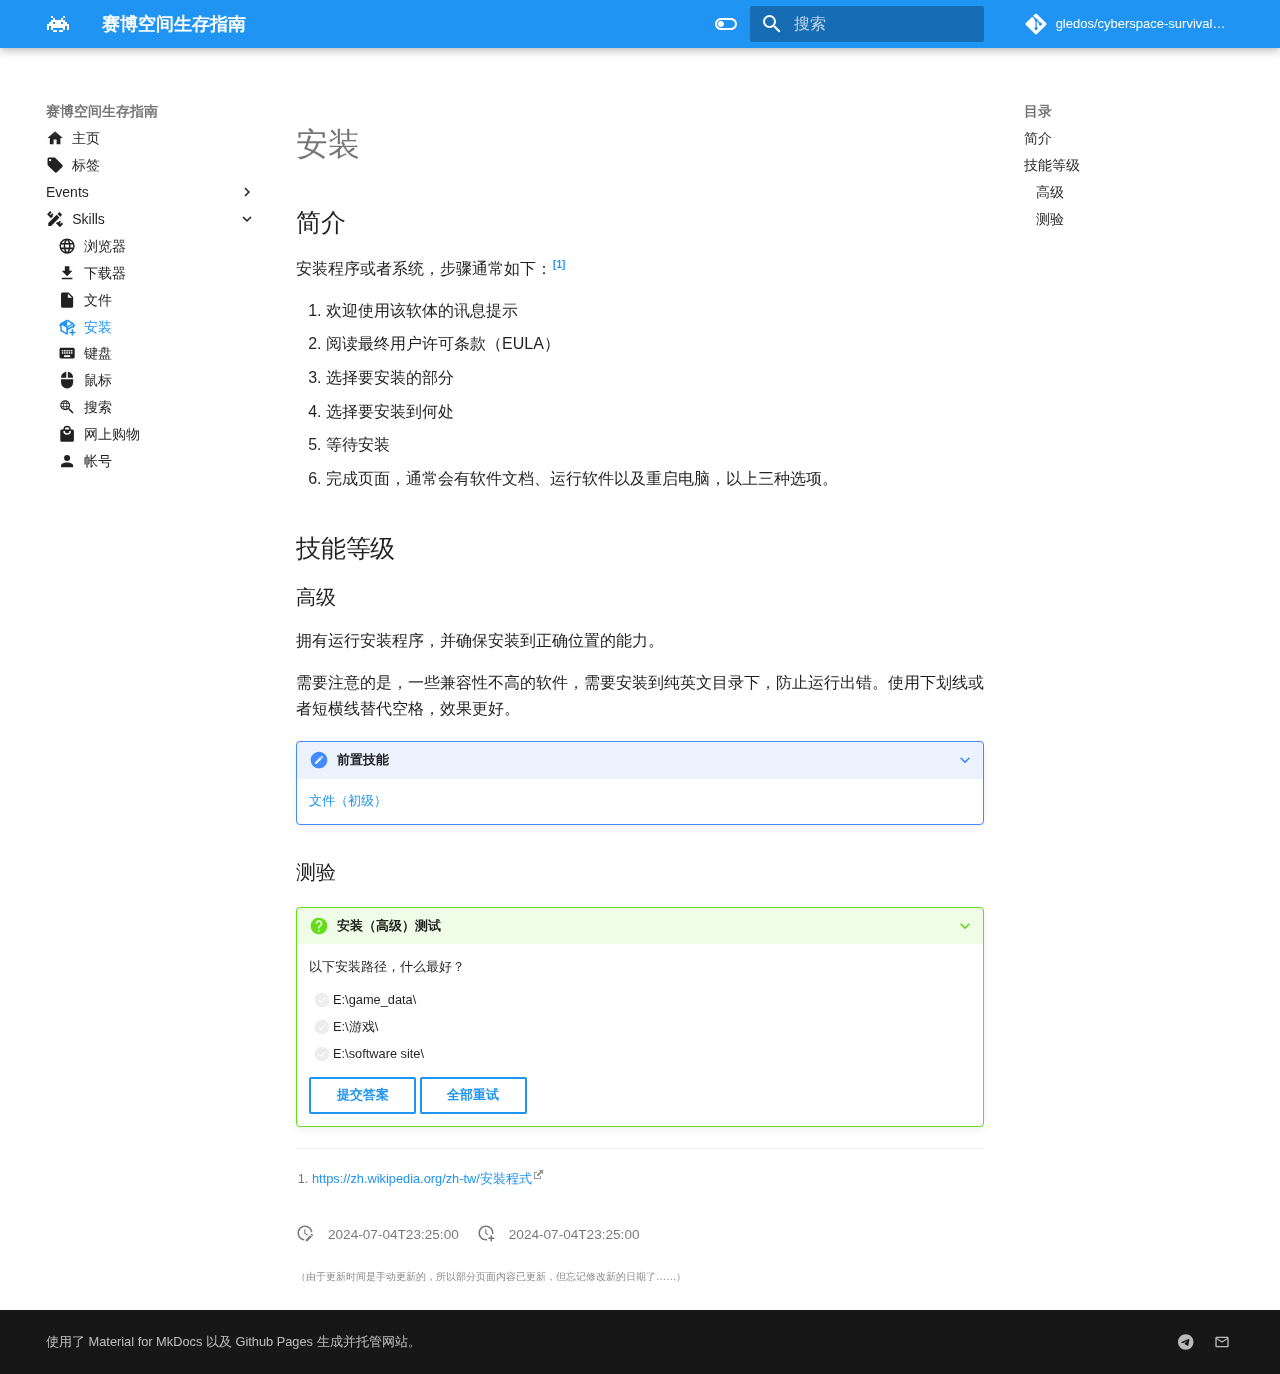
<file: skills/install.html>
<!doctype html>
<html lang="zh" class="no-js">
  <head>
    
      <meta charset="utf-8">
      <meta name="viewport" content="width=device-width,initial-scale=1">
      
        <meta name="description" content="现代数字探索者的技能树指南">
      
      
      
        <link rel="canonical" href="https://cyber.gledos.science/skills/install.html">
      
      
        <link rel="prev" href="file.html">
      
      
        <link rel="next" href="keyboard.html">
      
      
        <link rel="alternate" type="application/rss+xml" title="RSS 订阅" href="../feed_rss_created.xml">
        <link rel="alternate" type="application/rss+xml" title="已更新内容的 RSS 订阅" href="../feed_rss_updated.xml">
      
      <link rel="icon" href="../favicon.png">
      <meta name="generator" content="mkdocs-1.6.0, mkdocs-material-9.5.28">
    
    
      
        <title>安装 - 赛博空间生存指南</title>
      
    
    
    
      <link rel="stylesheet" href="../assets/stylesheets/main.6543a935.min.css">
      
        
        <link rel="stylesheet" href="../assets/stylesheets/palette.06af60db.min.css">
      
      
  
  
    
    
  
  
  <style>:root{--md-admonition-icon--quote:url('data:image/svg+xml;charset=utf-8,<svg xmlns="http://www.w3.org/2000/svg" viewBox="0 0 16 16"><path fill-rule="evenodd" d="M 7.1474672,4.1999327 H 11 V 1.8275 H 5 v 12.345 h 2.1474672 z"/></svg>');}</style>



    
<!-- 下面的「黑幕（刮刮乐）」CSS 来自：-->
<!-- 萌娘百科 https://web.archive.org/web/20220427162917/https://zh.moegirl.org.cn/MediaWiki:Mobile.css -->
<!-- 无限UCW [CSS+JS轻松实现自定义黑幕效果](https://ucw.moe/archives/js-with-css-implements-heimu.html) -->
<!-- 有经过一些修改，增加了选中也能显现，以及适配 Material for MkDocs 的明暗色调。 -->
<style>
.cem {
    text-emphasis: circle;
    font-weight: normal;
}

.heimu, .heimu.a, .heimu > a {
    background-color: var(--md-default-fg-color);
    color: #00000000;
    text-shadow: none;
    transition: color 0.2s;
}

.heimu:hover, .heimu:active {
    color: var(--md-default-bg-color);
}

.heimu:hover.a, .heimu:active.a,
.heimu:hover > a, .heimu:active > a {
    color: var(--md-typeset-a-color);
}

.heimu::selection {
    background-color: var(--md-default-fg-color);
    color: var(--md-default-bg-color);
}

.heimu::selection.a, .heimu::selection > a {
    background-color: var(--md-default-fg-color);
    color: var(--md-typeset-a-color);
}
</style>

    
      
    
    
      
    
    
      <link rel="stylesheet" href="../css/base.css">
    
      <link rel="stylesheet" href="../css/custom_admonitions.css">
    
      <link rel="stylesheet" href="../css/external_link_icon.css">
    
      <link rel="stylesheet" href="../css/footnotes.css">
    
      <link rel="stylesheet" href="../css/skills.css">
    
    <script>__md_scope=new URL("..",location),__md_hash=e=>[...e].reduce((e,_)=>(e<<5)-e+_.charCodeAt(0),0),__md_get=(e,_=localStorage,t=__md_scope)=>JSON.parse(_.getItem(t.pathname+"."+e)),__md_set=(e,_,t=localStorage,a=__md_scope)=>{try{t.setItem(a.pathname+"."+e,JSON.stringify(_))}catch(e){}}</script>
    
      

    
    
    
   <link href="../assets/stylesheets/glightbox.min.css" rel="stylesheet"/><style>
    html.glightbox-open { overflow: initial; height: 100%; }
    .gslide-title { margin-top: 0px; user-select: text; }
    .gslide-desc { color: #666; user-select: text; }
    .gslide-image img { background: none; }
    .gscrollbar-fixer { padding-right: 15px; }
    .gdesc-inner { font-size: 0.75rem; }
    body[data-md-color-scheme="slate"] .gdesc-inner { background: var(--md-default-bg-color);}
    body[data-md-color-scheme="slate"] .gslide-title { color: var(--md-default-fg-color);}
    body[data-md-color-scheme="slate"] .gslide-desc { color: var(--md-default-fg-color);}</style> <script src="../assets/javascripts/glightbox.min.js"></script></head>
  
  
    
    
      
    
    
    
    
    <body dir="ltr" data-md-color-scheme="default" data-md-color-primary="blue" data-md-color-accent="indigo">
  
    
    <input class="md-toggle" data-md-toggle="drawer" type="checkbox" id="__drawer" autocomplete="off">
    <input class="md-toggle" data-md-toggle="search" type="checkbox" id="__search" autocomplete="off">
    <label class="md-overlay" for="__drawer"></label>
    <div data-md-component="skip">
      
        
        <a href="#简介" class="md-skip">
          跳转至
        </a>
      
    </div>
    <div data-md-component="announce">
      
    </div>
    
    
      

  

<header class="md-header md-header--shadow" data-md-component="header">
  <nav class="md-header__inner md-grid" aria-label="页眉">
    <a href="../index.html" title="赛博空间生存指南" class="md-header__button md-logo" aria-label="赛博空间生存指南" data-md-component="logo">
      
  
  <svg xmlns="http://www.w3.org/2000/svg" viewBox="0 0 24 24"><path d="M7 6H5V4h2v2m10 0h2V4h-2v2m6 6v6h-2v-4h-2v4h-2v-2H7v2H5v-4H3v4H1v-6h2v-2h2V8h2V6h2v2h6V6h2v2h2v2h2v2h2m-8-2v2h2v-2h-2m-8 2h2v-2H7v2m4 6H7v2h4v-2m6 0h-4v2h4v-2Z"/></svg>

    </a>
    <label class="md-header__button md-icon" for="__drawer">
      
      <svg xmlns="http://www.w3.org/2000/svg" viewBox="0 0 24 24"><path d="M3 6h18v2H3V6m0 5h18v2H3v-2m0 5h18v2H3v-2Z"/></svg>
    </label>
    <div class="md-header__title" data-md-component="header-title">
      <div class="md-header__ellipsis">
        <div class="md-header__topic">
          <span class="md-ellipsis">
            赛博空间生存指南
          </span>
        </div>
        <div class="md-header__topic" data-md-component="header-topic">
          <span class="md-ellipsis">
            
              安装
            
          </span>
        </div>
      </div>
    </div>
    
      
        <form class="md-header__option" data-md-component="palette">
  
    
    
    
    <input class="md-option" data-md-color-media="(prefers-color-scheme: light)" data-md-color-scheme="default" data-md-color-primary="blue" data-md-color-accent="indigo"  aria-label="切换到暗模式"  type="radio" name="__palette" id="__palette_0">
    
      <label class="md-header__button md-icon" title="切换到暗模式" for="__palette_1" hidden>
        <svg xmlns="http://www.w3.org/2000/svg" viewBox="0 0 24 24"><path d="M17 6H7c-3.31 0-6 2.69-6 6s2.69 6 6 6h10c3.31 0 6-2.69 6-6s-2.69-6-6-6zm0 10H7c-2.21 0-4-1.79-4-4s1.79-4 4-4h10c2.21 0 4 1.79 4 4s-1.79 4-4 4zM7 9c-1.66 0-3 1.34-3 3s1.34 3 3 3 3-1.34 3-3-1.34-3-3-3z"/></svg>
      </label>
    
  
    
    
    
    <input class="md-option" data-md-color-media="(prefers-color-scheme: dark)" data-md-color-scheme="slate" data-md-color-primary="blue" data-md-color-accent="indigo"  aria-label="切换到亮模式"  type="radio" name="__palette" id="__palette_1">
    
      <label class="md-header__button md-icon" title="切换到亮模式" for="__palette_0" hidden>
        <svg xmlns="http://www.w3.org/2000/svg" viewBox="0 0 24 24"><path d="M17 7H7a5 5 0 0 0-5 5 5 5 0 0 0 5 5h10a5 5 0 0 0 5-5 5 5 0 0 0-5-5m0 8a3 3 0 0 1-3-3 3 3 0 0 1 3-3 3 3 0 0 1 3 3 3 3 0 0 1-3 3Z"/></svg>
      </label>
    
  
</form>
      
    
    
      <script>var media,input,key,value,palette=__md_get("__palette");if(palette&&palette.color){"(prefers-color-scheme)"===palette.color.media&&(media=matchMedia("(prefers-color-scheme: light)"),input=document.querySelector(media.matches?"[data-md-color-media='(prefers-color-scheme: light)']":"[data-md-color-media='(prefers-color-scheme: dark)']"),palette.color.media=input.getAttribute("data-md-color-media"),palette.color.scheme=input.getAttribute("data-md-color-scheme"),palette.color.primary=input.getAttribute("data-md-color-primary"),palette.color.accent=input.getAttribute("data-md-color-accent"));for([key,value]of Object.entries(palette.color))document.body.setAttribute("data-md-color-"+key,value)}</script>
    
    
    
      <label class="md-header__button md-icon" for="__search">
        
        <svg xmlns="http://www.w3.org/2000/svg" viewBox="0 0 24 24"><path d="M9.5 3A6.5 6.5 0 0 1 16 9.5c0 1.61-.59 3.09-1.56 4.23l.27.27h.79l5 5-1.5 1.5-5-5v-.79l-.27-.27A6.516 6.516 0 0 1 9.5 16 6.5 6.5 0 0 1 3 9.5 6.5 6.5 0 0 1 9.5 3m0 2C7 5 5 7 5 9.5S7 14 9.5 14 14 12 14 9.5 12 5 9.5 5Z"/></svg>
      </label>
      <div class="md-search" data-md-component="search" role="dialog">
  <label class="md-search__overlay" for="__search"></label>
  <div class="md-search__inner" role="search">
    <form class="md-search__form" name="search">
      <input type="text" class="md-search__input" name="query" aria-label="搜索" placeholder="搜索" autocapitalize="off" autocorrect="off" autocomplete="off" spellcheck="false" data-md-component="search-query" required>
      <label class="md-search__icon md-icon" for="__search">
        
        <svg xmlns="http://www.w3.org/2000/svg" viewBox="0 0 24 24"><path d="M9.5 3A6.5 6.5 0 0 1 16 9.5c0 1.61-.59 3.09-1.56 4.23l.27.27h.79l5 5-1.5 1.5-5-5v-.79l-.27-.27A6.516 6.516 0 0 1 9.5 16 6.5 6.5 0 0 1 3 9.5 6.5 6.5 0 0 1 9.5 3m0 2C7 5 5 7 5 9.5S7 14 9.5 14 14 12 14 9.5 12 5 9.5 5Z"/></svg>
        
        <svg xmlns="http://www.w3.org/2000/svg" viewBox="0 0 24 24"><path d="M20 11v2H8l5.5 5.5-1.42 1.42L4.16 12l7.92-7.92L13.5 5.5 8 11h12Z"/></svg>
      </label>
      <nav class="md-search__options" aria-label="查找">
        
        <button type="reset" class="md-search__icon md-icon" title="清空当前内容" aria-label="清空当前内容" tabindex="-1">
          
          <svg xmlns="http://www.w3.org/2000/svg" viewBox="0 0 24 24"><path d="M19 6.41 17.59 5 12 10.59 6.41 5 5 6.41 10.59 12 5 17.59 6.41 19 12 13.41 17.59 19 19 17.59 13.41 12 19 6.41Z"/></svg>
        </button>
      </nav>
      
    </form>
    <div class="md-search__output">
      <div class="md-search__scrollwrap" tabindex="0" data-md-scrollfix>
        <div class="md-search-result" data-md-component="search-result">
          <div class="md-search-result__meta">
            正在初始化搜索引擎
          </div>
          <ol class="md-search-result__list" role="presentation"></ol>
        </div>
      </div>
    </div>
  </div>
</div>
    
    
      <div class="md-header__source">
        <a href="https://github.com/gledos/cyberspace-survival-guide" title="前往仓库" class="md-source" data-md-component="source">
  <div class="md-source__icon md-icon">
    
    <svg xmlns="http://www.w3.org/2000/svg" viewBox="0 0 448 512"><!--! Font Awesome Free 6.5.2 by @fontawesome - https://fontawesome.com License - https://fontawesome.com/license/free (Icons: CC BY 4.0, Fonts: SIL OFL 1.1, Code: MIT License) Copyright 2024 Fonticons, Inc.--><path d="M439.55 236.05 244 40.45a28.87 28.87 0 0 0-40.81 0l-40.66 40.63 51.52 51.52c27.06-9.14 52.68 16.77 43.39 43.68l49.66 49.66c34.23-11.8 61.18 31 35.47 56.69-26.49 26.49-70.21-2.87-56-37.34L240.22 199v121.85c25.3 12.54 22.26 41.85 9.08 55a34.34 34.34 0 0 1-48.55 0c-17.57-17.6-11.07-46.91 11.25-56v-123c-20.8-8.51-24.6-30.74-18.64-45L142.57 101 8.45 235.14a28.86 28.86 0 0 0 0 40.81l195.61 195.6a28.86 28.86 0 0 0 40.8 0l194.69-194.69a28.86 28.86 0 0 0 0-40.81z"/></svg>
  </div>
  <div class="md-source__repository">
    gledos/cyberspace-survival-guide
  </div>
</a>
      </div>
    
  </nav>
  
</header>
    
    <div class="md-container" data-md-component="container">
      
      
        
          
        
      
      <main class="md-main" data-md-component="main">
        <div class="md-main__inner md-grid">
          
            
              
              <div class="md-sidebar md-sidebar--primary" data-md-component="sidebar" data-md-type="navigation" >
                <div class="md-sidebar__scrollwrap">
                  <div class="md-sidebar__inner">
                    



<nav class="md-nav md-nav--primary" aria-label="导航栏" data-md-level="0">
  <label class="md-nav__title" for="__drawer">
    <a href="../index.html" title="赛博空间生存指南" class="md-nav__button md-logo" aria-label="赛博空间生存指南" data-md-component="logo">
      
  
  <svg xmlns="http://www.w3.org/2000/svg" viewBox="0 0 24 24"><path d="M7 6H5V4h2v2m10 0h2V4h-2v2m6 6v6h-2v-4h-2v4h-2v-2H7v2H5v-4H3v4H1v-6h2v-2h2V8h2V6h2v2h6V6h2v2h2v2h2v2h2m-8-2v2h2v-2h-2m-8 2h2v-2H7v2m4 6H7v2h4v-2m6 0h-4v2h4v-2Z"/></svg>

    </a>
    赛博空间生存指南
  </label>
  
    <div class="md-nav__source">
      <a href="https://github.com/gledos/cyberspace-survival-guide" title="前往仓库" class="md-source" data-md-component="source">
  <div class="md-source__icon md-icon">
    
    <svg xmlns="http://www.w3.org/2000/svg" viewBox="0 0 448 512"><!--! Font Awesome Free 6.5.2 by @fontawesome - https://fontawesome.com License - https://fontawesome.com/license/free (Icons: CC BY 4.0, Fonts: SIL OFL 1.1, Code: MIT License) Copyright 2024 Fonticons, Inc.--><path d="M439.55 236.05 244 40.45a28.87 28.87 0 0 0-40.81 0l-40.66 40.63 51.52 51.52c27.06-9.14 52.68 16.77 43.39 43.68l49.66 49.66c34.23-11.8 61.18 31 35.47 56.69-26.49 26.49-70.21-2.87-56-37.34L240.22 199v121.85c25.3 12.54 22.26 41.85 9.08 55a34.34 34.34 0 0 1-48.55 0c-17.57-17.6-11.07-46.91 11.25-56v-123c-20.8-8.51-24.6-30.74-18.64-45L142.57 101 8.45 235.14a28.86 28.86 0 0 0 0 40.81l195.61 195.6a28.86 28.86 0 0 0 40.8 0l194.69-194.69a28.86 28.86 0 0 0 0-40.81z"/></svg>
  </div>
  <div class="md-source__repository">
    gledos/cyberspace-survival-guide
  </div>
</a>
    </div>
  
  <ul class="md-nav__list" data-md-scrollfix>
    
      
      
  
  
  
  
    <li class="md-nav__item">
      <a href="../index.html" class="md-nav__link">
        
  
    <svg xmlns="http://www.w3.org/2000/svg" viewBox="0 0 24 24"><path d="M10 20v-6h4v6h5v-8h3L12 3 2 12h3v8h5Z"/></svg>
  
  <span class="md-ellipsis">
    主页
  </span>
  

      </a>
    </li>
  

    
      
      
  
  
  
  
    <li class="md-nav__item">
      <a href="../tags.html" class="md-nav__link">
        
  
    <svg xmlns="http://www.w3.org/2000/svg" viewBox="0 0 24 24"><path d="M5.5 7A1.5 1.5 0 0 1 4 5.5 1.5 1.5 0 0 1 5.5 4 1.5 1.5 0 0 1 7 5.5 1.5 1.5 0 0 1 5.5 7m15.91 4.58-9-9C12.05 2.22 11.55 2 11 2H4c-1.11 0-2 .89-2 2v7c0 .55.22 1.05.59 1.41l8.99 9c.37.36.87.59 1.42.59.55 0 1.05-.23 1.41-.59l7-7c.37-.36.59-.86.59-1.41 0-.56-.23-1.06-.59-1.42Z"/></svg>
  
  <span class="md-ellipsis">
    标签
  </span>
  

      </a>
    </li>
  

    
      
      
  
  
  
  
    
    
      
        
      
    
    
    
    <li class="md-nav__item md-nav__item--nested">
      
        
        
        <input class="md-nav__toggle md-toggle " type="checkbox" id="__nav_3" >
        
          
          <label class="md-nav__link" for="__nav_3" id="__nav_3_label" tabindex="0">
            
  
  <span class="md-ellipsis">
    Events
  </span>
  

            <span class="md-nav__icon md-icon"></span>
          </label>
        
        <nav class="md-nav" data-md-level="1" aria-labelledby="__nav_3_label" aria-expanded="false">
          <label class="md-nav__title" for="__nav_3">
            <span class="md-nav__icon md-icon"></span>
            Events
          </label>
          <ul class="md-nav__list" data-md-scrollfix>
            
              
                
  
  
  
  
    <li class="md-nav__item">
      <a href="../events/steam.html" class="md-nav__link">
        
  
    <svg xmlns="http://www.w3.org/2000/svg" viewBox="0 0 24 24"><path d="M12 2a10 10 0 0 1 10 10 10 10 0 0 1-10 10c-4.6 0-8.45-3.08-9.64-7.27l3.83 1.58a2.843 2.843 0 0 0 2.78 2.27c1.56 0 2.83-1.27 2.83-2.83v-.13l3.4-2.43h.08c2.08 0 3.77-1.69 3.77-3.77s-1.69-3.77-3.77-3.77-3.78 1.69-3.78 3.77v.05l-2.37 3.46-.16-.01c-.59 0-1.14.18-1.59.49L2 11.2C2.43 6.05 6.73 2 12 2M8.28 17.17c.8.33 1.72-.04 2.05-.84.33-.8-.05-1.71-.83-2.04l-1.28-.53c.49-.18 1.04-.19 1.56.03.53.21.94.62 1.15 1.15.22.52.22 1.1 0 1.62-.43 1.08-1.7 1.6-2.78 1.15-.5-.21-.88-.59-1.09-1.04l1.22.5m9.52-7.75c0 1.39-1.13 2.52-2.52 2.52a2.52 2.52 0 0 1-2.51-2.52 2.5 2.5 0 0 1 2.51-2.51 2.52 2.52 0 0 1 2.52 2.51m-4.4 0c0 1.04.84 1.89 1.89 1.89 1.04 0 1.88-.85 1.88-1.89s-.84-1.89-1.88-1.89c-1.05 0-1.89.85-1.89 1.89Z"/></svg>
  
  <span class="md-ellipsis">
    Steam
  </span>
  

      </a>
    </li>
  

              
            
          </ul>
        </nav>
      
    </li>
  

    
      
      
  
  
    
  
  
  
    
    
      
        
          
        
      
        
      
        
      
        
      
        
      
        
      
        
      
        
      
        
      
        
      
    
    
    
    <li class="md-nav__item md-nav__item--active md-nav__item--nested">
      
        
        
        <input class="md-nav__toggle md-toggle " type="checkbox" id="__nav_4" checked>
        
          
          
          <div class="md-nav__link md-nav__container">
            <a href="index.html" class="md-nav__link ">
              
  
    <svg xmlns="http://www.w3.org/2000/svg" viewBox="0 0 24 24"><path d="M3 17.25V21h3.75L17.81 9.93l-3.75-3.75L3 17.25m19.61 1.11-4.25 4.25-5.2-5.2 1.77-1.77 1 1 2.47-2.48 1.42 1.42L18.36 17l1.06 1 1.42-1.4 1.77 1.76m-16-7.53L1.39 5.64l4.25-4.25L7.4 3.16 4.93 5.64 6 6.7l2.46-2.48 1.42 1.42-1.42 1.41 1 1-2.85 2.78M20.71 7c.39-.39.39-1 0-1.41l-2.34-2.3c-.37-.39-1.02-.39-1.41 0l-1.84 1.83 3.75 3.75L20.71 7Z"/></svg>
  
  <span class="md-ellipsis">
    Skills
  </span>
  

            </a>
            
              
              <label class="md-nav__link " for="__nav_4" id="__nav_4_label" tabindex="0">
                <span class="md-nav__icon md-icon"></span>
              </label>
            
          </div>
        
        <nav class="md-nav" data-md-level="1" aria-labelledby="__nav_4_label" aria-expanded="true">
          <label class="md-nav__title" for="__nav_4">
            <span class="md-nav__icon md-icon"></span>
            Skills
          </label>
          <ul class="md-nav__list" data-md-scrollfix>
            
              
            
              
                
  
  
  
  
    <li class="md-nav__item">
      <a href="browser.html" class="md-nav__link">
        
  
    <svg xmlns="http://www.w3.org/2000/svg" viewBox="0 0 24 24"><path d="M16.36 14c.08-.66.14-1.32.14-2 0-.68-.06-1.34-.14-2h3.38c.16.64.26 1.31.26 2s-.1 1.36-.26 2m-5.15 5.56c.6-1.11 1.06-2.31 1.38-3.56h2.95a8.03 8.03 0 0 1-4.33 3.56M14.34 14H9.66c-.1-.66-.16-1.32-.16-2 0-.68.06-1.35.16-2h4.68c.09.65.16 1.32.16 2 0 .68-.07 1.34-.16 2M12 19.96c-.83-1.2-1.5-2.53-1.91-3.96h3.82c-.41 1.43-1.08 2.76-1.91 3.96M8 8H5.08A7.923 7.923 0 0 1 9.4 4.44C8.8 5.55 8.35 6.75 8 8m-2.92 8H8c.35 1.25.8 2.45 1.4 3.56A8.008 8.008 0 0 1 5.08 16m-.82-2C4.1 13.36 4 12.69 4 12s.1-1.36.26-2h3.38c-.08.66-.14 1.32-.14 2 0 .68.06 1.34.14 2M12 4.03c.83 1.2 1.5 2.54 1.91 3.97h-3.82c.41-1.43 1.08-2.77 1.91-3.97M18.92 8h-2.95a15.65 15.65 0 0 0-1.38-3.56c1.84.63 3.37 1.9 4.33 3.56M12 2C6.47 2 2 6.5 2 12a10 10 0 0 0 10 10 10 10 0 0 0 10-10A10 10 0 0 0 12 2Z"/></svg>
  
  <span class="md-ellipsis">
    浏览器
  </span>
  

      </a>
    </li>
  

              
            
              
                
  
  
  
  
    <li class="md-nav__item">
      <a href="downloader.html" class="md-nav__link">
        
  
    <svg xmlns="http://www.w3.org/2000/svg" viewBox="0 0 24 24"><path d="M5 20h14v-2H5m14-9h-4V3H9v6H5l7 7 7-7Z"/></svg>
  
  <span class="md-ellipsis">
    下载器
  </span>
  

      </a>
    </li>
  

              
            
              
                
  
  
  
  
    <li class="md-nav__item">
      <a href="file.html" class="md-nav__link">
        
  
    <svg xmlns="http://www.w3.org/2000/svg" viewBox="0 0 24 24"><path d="M13 9V3.5L18.5 9M6 2c-1.11 0-2 .89-2 2v16a2 2 0 0 0 2 2h12a2 2 0 0 0 2-2V8l-6-6H6Z"/></svg>
  
  <span class="md-ellipsis">
    文件
  </span>
  

      </a>
    </li>
  

              
            
              
                
  
  
    
  
  
  
    <li class="md-nav__item md-nav__item--active">
      
      <input class="md-nav__toggle md-toggle" type="checkbox" id="__toc">
      
      
      
        <label class="md-nav__link md-nav__link--active" for="__toc">
          
  
    <svg xmlns="http://www.w3.org/2000/svg" viewBox="0 0 24 24"><path d="M13 15.6c.3.2.7.2 1 0l5-2.9v.3c.7 0 1.4.1 2 .4v-1.8l1-.6c.5-.3.6-.9.4-1.4l-1.5-2.5c-.1-.2-.2-.4-.4-.5l-7.9-4.4c-.2-.1-.4-.2-.6-.2s-.4.1-.6.2L3.6 6.6c-.2.1-.4.2-.5.4L1.6 9.6c-.3.5-.1 1.1.4 1.4.3.2.7.2 1 0v5.5c0 .4.2.7.5.9l7.9 4.4c.2.1.4.2.6.2s.4-.1.6-.2l.9-.5c-.3-.6-.4-1.3-.5-2m-2 0-6-3.4V9.2l6 3.4v6.7m9.1-9.6-6.3 3.6-.6-1 6.3-3.6.6 1M12 10.8V4.2l6 3.3-6 3.3m8 4.2v3h3v2h-3v3h-2v-3h-3v-2h3v-3h2Z"/></svg>
  
  <span class="md-ellipsis">
    安装
  </span>
  

          <span class="md-nav__icon md-icon"></span>
        </label>
      
      <a href="install.html" class="md-nav__link md-nav__link--active">
        
  
    <svg xmlns="http://www.w3.org/2000/svg" viewBox="0 0 24 24"><path d="M13 15.6c.3.2.7.2 1 0l5-2.9v.3c.7 0 1.4.1 2 .4v-1.8l1-.6c.5-.3.6-.9.4-1.4l-1.5-2.5c-.1-.2-.2-.4-.4-.5l-7.9-4.4c-.2-.1-.4-.2-.6-.2s-.4.1-.6.2L3.6 6.6c-.2.1-.4.2-.5.4L1.6 9.6c-.3.5-.1 1.1.4 1.4.3.2.7.2 1 0v5.5c0 .4.2.7.5.9l7.9 4.4c.2.1.4.2.6.2s.4-.1.6-.2l.9-.5c-.3-.6-.4-1.3-.5-2m-2 0-6-3.4V9.2l6 3.4v6.7m9.1-9.6-6.3 3.6-.6-1 6.3-3.6.6 1M12 10.8V4.2l6 3.3-6 3.3m8 4.2v3h3v2h-3v3h-2v-3h-3v-2h3v-3h2Z"/></svg>
  
  <span class="md-ellipsis">
    安装
  </span>
  

      </a>
      
        

<nav class="md-nav md-nav--secondary" aria-label="目录">
  
  
  
  
    <label class="md-nav__title" for="__toc">
      <span class="md-nav__icon md-icon"></span>
      目录
    </label>
    <ul class="md-nav__list" data-md-component="toc" data-md-scrollfix>
      
        <li class="md-nav__item">
  <a href="#简介" class="md-nav__link">
    <span class="md-ellipsis">
      简介
    </span>
  </a>
  
</li>
      
        <li class="md-nav__item">
  <a href="#技能等级" class="md-nav__link">
    <span class="md-ellipsis">
      技能等级
    </span>
  </a>
  
    <nav class="md-nav" aria-label="技能等级">
      <ul class="md-nav__list">
        
          <li class="md-nav__item">
  <a href="#高级" class="md-nav__link">
    <span class="md-ellipsis">
      高级
    </span>
  </a>
  
</li>
        
          <li class="md-nav__item">
  <a href="#测验" class="md-nav__link">
    <span class="md-ellipsis">
      测验
    </span>
  </a>
  
</li>
        
      </ul>
    </nav>
  
</li>
      
    </ul>
  
</nav>
      
    </li>
  

              
            
              
                
  
  
  
  
    <li class="md-nav__item">
      <a href="keyboard.html" class="md-nav__link">
        
  
    <svg xmlns="http://www.w3.org/2000/svg" viewBox="0 0 24 24"><path d="M19 10h-2V8h2m0 5h-2v-2h2m-3-1h-2V8h2m0 5h-2v-2h2m0 6H8v-2h8m-9-5H5V8h2m0 5H5v-2h2m1 0h2v2H8m0-5h2v2H8m3 1h2v2h-2m0-5h2v2h-2m9-5H4c-1.11 0-2 .89-2 2v10a2 2 0 0 0 2 2h16a2 2 0 0 0 2-2V7a2 2 0 0 0-2-2Z"/></svg>
  
  <span class="md-ellipsis">
    键盘
  </span>
  

      </a>
    </li>
  

              
            
              
                
  
  
  
  
    <li class="md-nav__item">
      <a href="mouse.html" class="md-nav__link">
        
  
    <svg xmlns="http://www.w3.org/2000/svg" viewBox="0 0 24 24"><path d="M11 1.07C7.05 1.56 4 4.92 4 9h7m-7 6a8 8 0 0 0 8 8 8 8 0 0 0 8-8v-4H4m9-9.93V9h7c0-4.08-3.06-7.44-7-7.93Z"/></svg>
  
  <span class="md-ellipsis">
    鼠标
  </span>
  

      </a>
    </li>
  

              
            
              
                
  
  
  
  
    <li class="md-nav__item">
      <a href="search.html" class="md-nav__link">
        
  
    <svg xmlns="http://www.w3.org/2000/svg" viewBox="0 0 24 24"><path d="m15.5 14 5 5-1.5 1.5-5-5v-.79l-.27-.28A6.471 6.471 0 0 1 9.5 16 6.5 6.5 0 0 1 3 9.5 6.5 6.5 0 0 1 9.5 3 6.5 6.5 0 0 1 16 9.5c0 1.61-.59 3.09-1.57 4.23l.28.27h.79m-6-9.5-.55.03c-.24.52-.61 1.4-.88 2.47h2.86c-.27-1.07-.64-1.95-.88-2.47-.18-.03-.36-.03-.55-.03M13.83 7a4.943 4.943 0 0 0-2.68-2.22c.24.53.55 1.3.78 2.22h1.9M5.17 7h1.9c.23-.92.54-1.69.78-2.22A4.943 4.943 0 0 0 5.17 7M4.5 9.5c0 .5.08 1.03.23 1.5h2.14l-.12-1.5.12-1.5H4.73c-.15.47-.23 1-.23 1.5m9.77 1.5c.15-.47.23-1 .23-1.5s-.08-1.03-.23-1.5h-2.14a9.48 9.48 0 0 1 0 3h2.14m-6.4-3-.12 1.5.12 1.5h3.26a9.48 9.48 0 0 0 0-3H7.87m1.63 6.5c.18 0 .36 0 .53-.03.25-.52.63-1.4.9-2.47H8.07c.27 1.07.65 1.95.9 2.47l.53.03m4.33-2.5h-1.9c-.23.92-.54 1.69-.78 2.22A4.943 4.943 0 0 0 13.83 12m-8.66 0a4.943 4.943 0 0 0 2.68 2.22c-.24-.53-.55-1.3-.78-2.22h-1.9Z"/></svg>
  
  <span class="md-ellipsis">
    搜索
  </span>
  

      </a>
    </li>
  

              
            
              
                
  
  
  
  
    <li class="md-nav__item">
      <a href="shopping.html" class="md-nav__link">
        
  
    <svg xmlns="http://www.w3.org/2000/svg" viewBox="0 0 24 24"><path d="M12 13a5 5 0 0 1-5-5h2a3 3 0 0 0 3 3 3 3 0 0 0 3-3h2a5 5 0 0 1-5 5m0-10a3 3 0 0 1 3 3H9a3 3 0 0 1 3-3m7 3h-2a5 5 0 0 0-5-5 5 5 0 0 0-5 5H5c-1.11 0-2 .89-2 2v12a2 2 0 0 0 2 2h14a2 2 0 0 0 2-2V8a2 2 0 0 0-2-2Z"/></svg>
  
  <span class="md-ellipsis">
    网上购物
  </span>
  

      </a>
    </li>
  

              
            
              
                
  
  
  
  
    <li class="md-nav__item">
      <a href="user_account.html" class="md-nav__link">
        
  
    <svg xmlns="http://www.w3.org/2000/svg" viewBox="0 0 24 24"><path d="M12 4a4 4 0 0 1 4 4 4 4 0 0 1-4 4 4 4 0 0 1-4-4 4 4 0 0 1 4-4m0 10c4.42 0 8 1.79 8 4v2H4v-2c0-2.21 3.58-4 8-4Z"/></svg>
  
  <span class="md-ellipsis">
    帐号
  </span>
  

      </a>
    </li>
  

              
            
          </ul>
        </nav>
      
    </li>
  

    
  </ul>
</nav>
                  </div>
                </div>
              </div>
            
            
              
              <div class="md-sidebar md-sidebar--secondary" data-md-component="sidebar" data-md-type="toc" >
                <div class="md-sidebar__scrollwrap">
                  <div class="md-sidebar__inner">
                    

<nav class="md-nav md-nav--secondary" aria-label="目录">
  
  
  
  
    <label class="md-nav__title" for="__toc">
      <span class="md-nav__icon md-icon"></span>
      目录
    </label>
    <ul class="md-nav__list" data-md-component="toc" data-md-scrollfix>
      
        <li class="md-nav__item">
  <a href="#简介" class="md-nav__link">
    <span class="md-ellipsis">
      简介
    </span>
  </a>
  
</li>
      
        <li class="md-nav__item">
  <a href="#技能等级" class="md-nav__link">
    <span class="md-ellipsis">
      技能等级
    </span>
  </a>
  
    <nav class="md-nav" aria-label="技能等级">
      <ul class="md-nav__list">
        
          <li class="md-nav__item">
  <a href="#高级" class="md-nav__link">
    <span class="md-ellipsis">
      高级
    </span>
  </a>
  
</li>
        
          <li class="md-nav__item">
  <a href="#测验" class="md-nav__link">
    <span class="md-ellipsis">
      测验
    </span>
  </a>
  
</li>
        
      </ul>
    </nav>
  
</li>
      
    </ul>
  
</nav>
                  </div>
                </div>
              </div>
            
          
          
            <div class="md-content" data-md-component="content">
              <article class="md-content__inner md-typeset">
                
                  
  
<nav class="md-tags" >
  
</nav>




  <h1>安装</h1>

<div><h2 id="简介">简介<a class="headerlink" href="#%E7%AE%80%E4%BB%8B" title="Permanent link">#</a></h2>
<p>安装程序或者系统，步骤通常如下：<sup id="fnref:wiki"><a class="footnote-ref" href="#fn:wiki">1</a></sup></p>
<ol>
<li>欢迎使用该软体的讯息提示</li>
<li>阅读最终用户许可条款（EULA）</li>
<li>选择要安装的部分</li>
<li>选择要安装到何处</li>
<li>等待安装</li>
<li>完成页面，通常会有软件文档、运行软件以及重启电脑，以上三种选项。</li>
</ol>
<h2 id="技能等级">技能等级<a class="headerlink" href="#%E6%8A%80%E8%83%BD%E7%AD%89%E7%BA%A7" title="Permanent link">#</a></h2>
<h3 id="高级">高级<a class="headerlink" href="#%E9%AB%98%E7%BA%A7" title="Permanent link">#</a></h3>
<p>拥有运行安装程序，并确保安装到正确位置的能力。</p>
<p>需要注意的是，一些兼容性不高的软件，需要安装到纯英文目录下，防止运行出错。使用下划线或者短横线替代空格，效果更好。</p>
<details class="note" open="open">
<summary>前置技能</summary>
<p><a href="file.html">文件（初级）</a></p>
</details>
<h3 id="测验">测验<a class="headerlink" href="#%E6%B5%8B%E9%AA%8C" title="Permanent link">#</a></h3>
<details class="question" open="open">
<summary>安装（高级）测试</summary>
<p></p><div class="container">
   <div class="question-container" data-quiz="install_advanced">
       <div class="question" id="question"></div>
       <ul class="task-list" id="answers"></ul>
       <button class="md-button" onclick="submitAnswer()">提交答案</button>
       <button class="md-button" onclick="retryQuiz()">全部重试</button>
   </div>
</div>
</details>
<script>
    // 题目数据，假设从 JSON 文件或其他数据源加载
    const quizData = {
        "install_advanced": {
            "title": "安装（高级）技能测验",
            "questions": [
                {
                    "question": "以下安装路径，什么最好？",
                    "answers": [
                        "E:\\game_data\\",
                        "E:\\游戏\\",
                        "E:\\software site\\"
                    ],
                    "correct_answer": 0
                }
            ]
        }
    };
</script>

<div class="footnote">
<hr>
<ol>
<li id="fn:wiki">
<p><a href="https://zh.wikipedia.org/zh-tw/%E5%AE%89%E8%A3%9D%E7%A8%8B%E5%BC%8F">https://zh.wikipedia.org/zh-tw/安裝程式</a> <a class="footnote-backref" href="#fnref:wiki" title="Jump back to footnote 1 in the text">↩</a></p>
</li>
</ol>
</div></div>






<!-- 新增部分 -->

<aside class="md-source-file" style="margin-right: .6rem; align-items: center; color: var(--md-default-fg-color--light); display: inline-flex; font-size: .68rem; gap: .3rem;"><span class="md-source-file__fact" style="display: inline-flex;"><span class="md-icon" title="更新时间"><svg xmlns="http://www.w3.org/2000/svg" viewBox="0 0 24 24"><path d="M21 13.1c-.1 0-.3.1-.4.2l-1 1 2.1 2.1 1-1c.2-.2.2-.6 0-.8l-1.3-1.3c-.1-.1-.2-.2-.4-.2m-1.9 1.8-6.1 6V23h2.1l6.1-6.1-2.1-2M12.5 7v5.2l4 2.4-1 1L11 13V7h1.5M11 21.9c-5.1-.5-9-4.8-9-9.9C2 6.5 6.5 2 12 2c5.3 0 9.6 4.1 10 9.3-.3-.1-.6-.2-1-.2s-.7.1-1 .2C19.6 7.2 16.2 4 12 4c-4.4 0-8 3.6-8 8 0 4.1 3.1 7.5 7.1 7.9l-.1.2v1.8Z"></path></svg></span><span class="git-revision-date-localized-plugin git-revision-date-localized-plugin-timeago" style="padding-left: 8px;padding-top: 2px;"><span>2024-07-04T23:25:00</span></span></span><span class="md-source-file__fact" style="display: inline-flex;"><span class="md-icon" title="创建时间"><svg xmlns="http://www.w3.org/2000/svg" viewBox="0 0 24 24"><path d="M14.47 15.08 11 13V7h1.5v5.25l3.08 1.83c-.41.28-.79.62-1.11 1m-1.39 4.84c-.36.05-.71.08-1.08.08-4.42 0-8-3.58-8-8s3.58-8 8-8 8 3.58 8 8c0 .37-.03.72-.08 1.08.69.1 1.33.32 1.92.64.1-.56.16-1.13.16-1.72 0-5.5-4.5-10-10-10S2 6.5 2 12s4.47 10 10 10c.59 0 1.16-.06 1.72-.16-.32-.59-.54-1.23-.64-1.92M18 15v3h-3v2h3v3h2v-3h3v-2h-3v-3h-2Z"></path></svg></span><span class="git-revision-date-localized-plugin git-revision-date-localized-plugin-timeago" style="padding-left: 8px;padding-top: 2px;"><span>2024-07-04T23:25:00</span></span></span></aside>
<small><small><p>（由于更新时间是手动更新的，所以部分页面内容已更新，但忘记修改新的日期了……）</p></small></small>

<!-- 新增部分结束 -->
                
              </article>
            </div>
          
          
  <script>var tabs=__md_get("__tabs");if(Array.isArray(tabs))e:for(var set of document.querySelectorAll(".tabbed-set")){var tab,labels=set.querySelector(".tabbed-labels");for(tab of tabs)for(var label of labels.getElementsByTagName("label"))if(label.innerText.trim()===tab){var input=document.getElementById(label.htmlFor);input.checked=!0;continue e}}</script>

<script>var target=document.getElementById(location.hash.slice(1));target&&target.name&&(target.checked=target.name.startsWith("__tabbed_"))</script>
        </div>
        
          <button type="button" class="md-top md-icon" data-md-component="top" hidden>
  
  <svg xmlns="http://www.w3.org/2000/svg" viewBox="0 0 24 24"><path d="M13 20h-2V8l-5.5 5.5-1.42-1.42L12 4.16l7.92 7.92-1.42 1.42L13 8v12Z"/></svg>
  回到页面顶部
</button>
        
      </main>
      
        <footer class="md-footer">
  
  <div class="md-footer-meta md-typeset">
    <div class="md-footer-meta__inner md-grid">
      <div class="md-copyright">
  
    <div class="md-copyright__highlight">
      使用了 <a href="https://squidfunk.github.io/mkdocs-material/">Material for MkDocs</a> 以及 Github Pages 生成并托管网站。

    </div>
  
  
</div>
      
        <div class="md-social">
  
    
    
    
    
      
      
    
    <a href="https://t.me/gledos_microblogging" target="_blank" rel="noopener" title="t.me" class="md-social__link">
      <svg xmlns="http://www.w3.org/2000/svg" viewBox="0 0 496 512"><!--! Font Awesome Free 6.5.2 by @fontawesome - https://fontawesome.com License - https://fontawesome.com/license/free (Icons: CC BY 4.0, Fonts: SIL OFL 1.1, Code: MIT License) Copyright 2024 Fonticons, Inc.--><path d="M248 8C111.033 8 0 119.033 0 256s111.033 248 248 248 248-111.033 248-248S384.967 8 248 8Zm114.952 168.66c-3.732 39.215-19.881 134.378-28.1 178.3-3.476 18.584-10.322 24.816-16.948 25.425-14.4 1.326-25.338-9.517-39.287-18.661-21.827-14.308-34.158-23.215-55.346-37.177-24.485-16.135-8.612-25 5.342-39.5 3.652-3.793 67.107-61.51 68.335-66.746.153-.655.3-3.1-1.154-4.384s-3.59-.849-5.135-.5q-3.283.746-104.608 69.142-14.845 10.194-26.894 9.934c-8.855-.191-25.888-5.006-38.551-9.123-15.531-5.048-27.875-7.717-26.8-16.291q.84-6.7 18.45-13.7 108.446-47.248 144.628-62.3c68.872-28.647 83.183-33.623 92.511-33.789 2.052-.034 6.639.474 9.61 2.885a10.452 10.452 0 0 1 3.53 6.716 43.765 43.765 0 0 1 .417 9.769Z"/></svg>
    </a>
  
    
    
    
    
    <a href="mailto:cngledos@gmail.com" target="_blank" rel="noopener" title="" class="md-social__link">
      <svg xmlns="http://www.w3.org/2000/svg" viewBox="0 0 24 24"><path d="M22 6c0-1.1-.9-2-2-2H4c-1.1 0-2 .9-2 2v12c0 1.1.9 2 2 2h16c1.1 0 2-.9 2-2V6m-2 0-8 5-8-5h16m0 12H4V8l8 5 8-5v10Z"/></svg>
    </a>
  
</div>
      
    </div>
  </div>
</footer>
      
    </div>
    <div class="md-dialog" data-md-component="dialog">
      <div class="md-dialog__inner md-typeset"></div>
    </div>
    
    
    <script id="__config" type="application/json">{"base": "..", "features": ["content.tabs.link", "navigation.indexes", "header.autohide", "navigation.top"], "search": "../assets/javascripts/workers/search.b8dbb3d2.min.js", "translations": {"clipboard.copied": "\u5df2\u590d\u5236", "clipboard.copy": "\u590d\u5236", "search.result.more.one": "\u5728\u8be5\u9875\u4e0a\u8fd8\u6709 1 \u4e2a\u7b26\u5408\u6761\u4ef6\u7684\u7ed3\u679c", "search.result.more.other": "\u5728\u8be5\u9875\u4e0a\u8fd8\u6709 # \u4e2a\u7b26\u5408\u6761\u4ef6\u7684\u7ed3\u679c", "search.result.none": "\u6ca1\u6709\u627e\u5230\u7b26\u5408\u6761\u4ef6\u7684\u7ed3\u679c", "search.result.one": "\u627e\u5230 1 \u4e2a\u7b26\u5408\u6761\u4ef6\u7684\u7ed3\u679c", "search.result.other": "# \u4e2a\u7b26\u5408\u6761\u4ef6\u7684\u7ed3\u679c", "search.result.placeholder": "\u952e\u5165\u4ee5\u5f00\u59cb\u641c\u7d22", "search.result.term.missing": "\u7f3a\u5c11", "select.version": "\u9009\u62e9\u5f53\u524d\u7248\u672c"}}</script>
    
    
      <script src="../assets/javascripts/bundle.fe8b6f2b.min.js"></script>
      
        <script src="../js/quiz.js"></script>
      
        <script src="../js/skills.js"></script>
      
    
  <script id="init-glightbox">const lightbox = GLightbox({"touchNavigation": true, "loop": false, "zoomable": true, "draggable": true, "openEffect": "zoom", "closeEffect": "zoom", "slideEffect": "slide"});
document$.subscribe(() => { lightbox.reload() });
</script></body>
</html>
</file>
<file: css/base.css>
/* 移除 cookie overlay 模糊效果 */

.md-consent__overlay {
    display: none;
}

/* -------------------- 分割线 -------------------- */

/* 防止标题后的 # 被复制 */

.md-typeset .headerlink {
	user-select: none;
}

/* -------------------- 分割线 -------------------- */

/* 数字的有序列表（覆盖原本的英文） */

.md-typeset ul ol,
.md-typeset ol ol {
    list-style-type: decimal;
}
.md-typeset ul ol ol,
.md-typeset ol ol ol {
    list-style-type: decimal;
}

/* -------------------- 分割线 -------------------- */

/* 字体配置 */

:root {
    --md-text-font: "-apple-system, Noto Sans, Nimbus Sans L, Arial, Liberation Sans, PingFang SC, Hiragino Sans GB, Noto Sans CJK SC, Source Han Sans SC, Source Han Sans CN, Microsoft YaHei, Wenquanyi Micro Hei, WenQuanYi Zen Hei, ST Heiti, SimHei, WenQuanYi Zen Hei Sharp, sans-serif";
}

:root {
    --md-code-font: "Sarasa Fixed SC, Noto Sans Mono CJK SC";
}

rtc,
rt { font-size: 11px;
    line-height: 11px
};

/* 废弃部分 */

/* -------------------- 分割线 -------------------- */

/* 行首缩进 */

/* p {
    text-indent: 2em;
} */

/* blockquote>p {
    text-indent: 0em;
} */

/* li>p,
.admonition-title {
    text-indent: 0em;
} */

/* 防止将图片也给缩进 */

/* p>img,
html>div>img {
    display: block
} */

/* -------------------- 分割线 -------------------- */

/*
    勾选框位置调整 */

/* .md-typeset,
.task-list-item [type="checkbox"] {
    top: .1em;
} */

/* -------------------- 分割线 -------------------- */

/*
    黑幕 CSS
    来源自 无限UCW 的 [CSS+JS轻松实现自定义黑幕效果](https://ucw.moe/archives/js-with-css-implements-heimu.html)
    萌娘百科 https://web.archive.org/web/20220427162917/https://zh.moegirl.org.cn/MediaWiki:Mobile.css
*/

/*
--md-default-fg-color    文字颜色
--md-default-bg-color    背景颜色
--md-typeset-a-color     链接颜色
*/

.heimu {
    font-weight: normal;
}

/* 似乎优先级存在问题，运行会出错，所以 CSS 被移动到了 /overrides/main.html 下。 */

/* -------------------- 分割线 -------------------- */

/*
    让透明图使用 MkDocs 的背景色，这样就不会叠在一起
*/

.off-glb{ background: var(--md-default-bg-color); }

/* -------------------- 分割线 -------------------- */

/*
    添加汉字着重号
    <https://zh.wikipedia.org/wiki/着重号>
*/

.zhong {
    text-emphasis: circle;
    -webkit-text-emphasis: circle;
    text-emphasis-position: over right;
    -webkit-text-emphasis-position: over right;
    font-weight: normal;
}

.mohu {
    font-weight: normal;
    opacity: 0.8;        /* 半透明 */
    filter: blur(0.8px); /* 模糊效果 */
}
</file>
<file: css/custom_admonitions.css>
/* rule, calendar */

:root {
    --md-admonition-icon--rule: url('data:image/svg+xml;charset=utf-8,<svg xmlns="http://www.w3.org/2000/svg" viewBox="0 0 24 24"><path d="M12 3c-1.27 0-2.4.8-2.82 2H3v2h1.95L2 14c-.47 2 1 3 3.5 3s4.06-1 3.5-3L6.05 7h3.12c.33.85.98 1.5 1.83 1.83V20H2v2h20v-2h-9V8.82c.85-.32 1.5-.97 1.82-1.82h3.13L15 14c-.47 2 1 3 3.5 3s4.06-1 3.5-3l-2.95-7H21V5h-6.17C14.4 3.8 13.27 3 12 3m0 2a1 1 0 0 1 1 1 1 1 0 0 1-1 1 1 1 0 0 1-1-1 1 1 0 0 1 1-1m-6.5 5.25L7 14H4l1.5-3.75m13 0L20 14h-3l1.5-3.75Z"/></svg>'); /* 来自 material/scale-balance */
    --md-admonition-icon--calendar: url('data:image/svg+xml;charset=utf-8,<svg xmlns="http://www.w3.org/2000/svg" viewBox="0 0 24 24"><path d="M19 19H5V8h14m-3-7v2H8V1H6v2H5c-1.11 0-2 .89-2 2v14a2 2 0 0 0 2 2h14a2 2 0 0 0 2-2V5a2 2 0 0 0-2-2h-1V1m-1 11h-5v5h5v-5Z"/></svg>'); /* 来自 material/calendar */
    --md-admonition-icon--email: url('data:image/svg+xml;charset=utf-8,<svg xmlns="http://www.w3.org/2000/svg" viewBox="0 0 24 24"><path d="m20 8-8 5-8-5V6l8 5 8-5m0-2H4c-1.11 0-2 .89-2 2v12a2 2 0 0 0 2 2h16a2 2 0 0 0 2-2V6a2 2 0 0 0-2-2Z"/></svg>'); /* 来自 material/email */
}

.md-typeset .admonition.rule,
.md-typeset details.rule {
    border-color: rgb(255, 23, 68);
}

.md-typeset .rule>.admonition-title,
.md-typeset .rule>summary {
    background-color: rgba(255, 23, 68, 0.1);
}

.md-typeset .rule>.admonition-title::before,
.md-typeset .rule>summary::before {
    background-color: rgb(255, 23, 68);
    -webkit-mask-image: var(--md-admonition-icon--rule);
    mask-image: var(--md-admonition-icon--rule);
}

/* --- */

.md-typeset .admonition.calendar,
.md-typeset details.calendar {
    border-color: rgb(68, 138, 255);
}

.md-typeset .calendar>.admonition-title,
.md-typeset .calendar>summary {
    background-color: rgba(68, 138, 255, 0.1);
}

.md-typeset .calendar>.admonition-title::before,
.md-typeset .calendar>summary::before {
    background-color: rgb(68, 138, 255);
    -webkit-mask-image: var(--md-admonition-icon--calendar);
    mask-image: var(--md-admonition-icon--calendar);
}

/* --- */

.md-typeset .admonition.email,
.md-typeset details.email {
    border-color: rgb(102, 204, 255);
}

.md-typeset .email > .admonition-title,
.md-typeset .email > summary {
    background-color: rgba(102, 204, 255, 0.1);
}

.md-typeset .email > .admonition-title::before,
.md-typeset .email > summary::before {
    background-color: rgb(102, 204, 255);
    -webkit-mask-image: var(--md-admonition-icon--email);
    mask-image: var(--md-admonition-icon--email);
}

/* 结束 */
</file>
<file: css/external_link_icon.css>
/*
Code from: [CSS only, automated, and accessible external link icon](https://codepen.io/heydon/pen/pgBBdR)
*/

article [href*="/"]::after {
    display: inline-block;
    height: 1em;
    white-space: nowrap;
    overflow: hidden;
    background-repeat: no-repeat;
    background-position: center;
    /* 修复缩放模糊问题 */
    image-rendering: -moz-crisp-edges;
    image-rendering: -o-crisp-edges;
    image-rendering: -webkit-optimize-contrast;
    image-rendering: crisp-edges;
    -ms-interpolation-mode: nearest-neighbor;
}

article [href^="http"]:not([href^="https://cyber.gledos.science"]):not([href^="http://cyber.gledos.science"]):not([href^="http://127.0.0.1"]):not([href^="https://raw.githubusercontent.com/gledos/cyber"]):not([href$=".webp"]):not([href$=".png"]):not([href$=".jpg"]):not([href$=".jpeg"]):not([href$=".webm"]):not([href$=".mp4"]):not([href$=".flv"]):not([href$=".docs"]):not([href$=".doc"]):not([href$=".odt"]):not([href$=".pdf"])::after {
    content: '(external link)';
    background-image: url("../src/external-links/out_link.png");
    width: 1em;
    text-indent: 1em;
}

/*
Code from: [CSS: Add Icon to Links](http://xahlee.info/js/css_add_icon_to_link.html)
*/

/* Document 文档图标 */

article [href$=".docs"]::after, [href$=".doc"]::after, [href$=".docs"]::after {
    content: '(document icon)';
    background-image: url("../src/external-links/blue-document-office-text.png");
    width: 1em;
    text-indent: 1em;
}

/* 图像图标 */

article [href$=".png"]:not(.glightbox)::after,
    [href$=".webp"]:not(.glightbox)::after,
    [href$=".jpg"]:not(.glightbox)::after,
    [href$=".jpeg"]:not(.glightbox)::after {
    content: '(image icon)';
    background-image: url("../src/external-links/blue-document-image.png");
    width: 1em;
    text-indent: 1em;
}

/* 视频图标 */

article [href$=".mp4"]:not(.glightbox)::after,
    [href$=".webm"]:not(.glightbox)::after,
    [href$=".flv"]:not(.glightbox)::after {
    content: '(video icon)';
    background-image: url("../src/external-links/blue-document-film.png");
    width: 1em;
    text-indent: 1em;
}

/* PDF 图标 */

article [href$=".pdf"]::after {
    content: '(pdf icon)';
    background-image: url("../src/external-links/blue-document-pdf-text.png");
    width: 1em;
    text-indent: 1em;
}

/* 分割线 - - - 分割线 - - - 分割线 */

a[href^="https://web.archive.org"], [href^="http://web.archive.org"], [href^="https://archive.org"], [href^="http://archive.org"] {
    background: url(../src/external-links/Internet_Archive.png) no-repeat left 0.125em center;
    padding-left: 1.5em;
    /* background-size: 75% auto; */
    /* 修复缩放模糊问题 */
    image-rendering: -moz-crisp-edges;
    image-rendering: -o-crisp-edges;
    image-rendering: -webkit-optimize-contrast;
    image-rendering: crisp-edges;
    -ms-interpolation-mode: nearest-neighbor;
    width: 0em;
    text-indent: 0em;
}

a[href^="https://www.youtube.com"], [href^="http://www.youtube.com"], [href^="https://youtube.com"], [href^="http://youtube.com"] {
    background: url(../src/external-links/m_video_youtube.png) no-repeat left 0.125em center;
    padding-left: 1.5em;
    background-size: 16px;
    /* background-size: 75% auto; */
    /* 修复缩放模糊问题 */
    image-rendering: -moz-crisp-edges;
    image-rendering: -o-crisp-edges;
    image-rendering: -webkit-optimize-contrast;
    image-rendering: crisp-edges;
    -ms-interpolation-mode: nearest-neighbor;
}

a[href^="https://archive.is"], [href^="https://archive.ph"], [href^="https://archive.fo"],
[href^="https://archive.vn"], [href^="https://archive.today"], [href^="https://archive.md"],
[href^="https://archiveiya74codqgiixo33q62qlrqtkgmcitqx5u2oeqnmn5bpcbiyd.onion"],
[href^="http://archive.is"], [href^="http://archive.ph"], [href^="http://archive.of"],
[href^="http://archive.vn"], [href^="http://archive.today"], [href^="http://archive.md"],
[href^="http://archiveiya74codqgiixo33q62qlrqtkgmcitqx5u2oeqnmn5bpcbiyd.onion"] {
    background: url(../src/external-links/archivecaslytosk_onion.webp) no-repeat left 0.125em center;
    padding-left: 1.5em;
    background-size: 16px;
}


a[href^="https://zh.wikisource.org"], [href^="https://en.wikisource.org"], [href^="https://jp.wikisource.org"], [href^="https://de.wikisource.org"]
[href^="http://zh.wikisource.org"], [href^="http://en.wikisource.org"], [href^="http://jp.wikisource.org"], [href^="http://de.wikisource.org"] {
    background: url(../src/external-links/wikisource.png) no-repeat left 0.125em center;
    padding-left: 1.5em;
    background-size: 16px;
}
</file>
<file: css/footnotes.css>
a.footnote-ref::before {
    content: '[';
}

a.footnote-ref::after {
    content: ']';
}

a.footnote-ref {
    user-select: none;
}
</file>
<file: css/skills.css>
p[class$="advanced"] {
    color: #000000;
    background-color: #E8B647
    /* https://nipponcolors.com/#tamamorokoshi */
}

p[class$="advanced"] > a {
    color: black;
}

p[class$="intermediate"] {
    color: black;
    background-color: #91989F
    /* https://nipponcolors.com/#ginnezumi */
}

p[class$="intermediate"] > a {
    color: black;
}

p[class$="primary"] {
    color: white;
    background-color: #5C3719
    /* https://colorsea.js.org/pages/Names.html#chinese-traditional-colors */
}

p[class$="primary"] > a {
    color: white;
}
</file>
<file: assets/stylesheets/main.6543a935.min.css>
@charset "UTF-8";html{-webkit-text-size-adjust:none;-moz-text-size-adjust:none;text-size-adjust:none;box-sizing:border-box}*,:after,:before{box-sizing:inherit}@media (prefers-reduced-motion){*,:after,:before{transition:none!important}}body{margin:0}a,button,input,label{-webkit-tap-highlight-color:transparent}a{color:inherit;text-decoration:none}hr{border:0;box-sizing:initial;display:block;height:.05rem;overflow:visible;padding:0}small{font-size:80%}sub,sup{line-height:1em}img{border-style:none}table{border-collapse:initial;border-spacing:0}td,th{font-weight:400;vertical-align:top}button{background:#0000;border:0;font-family:inherit;font-size:inherit;margin:0;padding:0}input{border:0;outline:none}:root{--md-primary-fg-color:#4051b5;--md-primary-fg-color--light:#5d6cc0;--md-primary-fg-color--dark:#303fa1;--md-primary-bg-color:#fff;--md-primary-bg-color--light:#ffffffb3;--md-accent-fg-color:#526cfe;--md-accent-fg-color--transparent:#526cfe1a;--md-accent-bg-color:#fff;--md-accent-bg-color--light:#ffffffb3}[data-md-color-scheme=default]{color-scheme:light}[data-md-color-scheme=default] img[src$="#gh-dark-mode-only"],[data-md-color-scheme=default] img[src$="#only-dark"]{display:none}:root,[data-md-color-scheme=default]{--md-hue:225deg;--md-default-fg-color:#000000de;--md-default-fg-color--light:#0000008a;--md-default-fg-color--lighter:#00000052;--md-default-fg-color--lightest:#00000012;--md-default-bg-color:#fff;--md-default-bg-color--light:#ffffffb3;--md-default-bg-color--lighter:#ffffff4d;--md-default-bg-color--lightest:#ffffff1f;--md-code-fg-color:#36464e;--md-code-bg-color:#f5f5f5;--md-code-hl-color:#4287ff;--md-code-hl-color--light:#4287ff1a;--md-code-hl-number-color:#d52a2a;--md-code-hl-special-color:#db1457;--md-code-hl-function-color:#a846b9;--md-code-hl-constant-color:#6e59d9;--md-code-hl-keyword-color:#3f6ec6;--md-code-hl-string-color:#1c7d4d;--md-code-hl-name-color:var(--md-code-fg-color);--md-code-hl-operator-color:var(--md-default-fg-color--light);--md-code-hl-punctuation-color:var(--md-default-fg-color--light);--md-code-hl-comment-color:var(--md-default-fg-color--light);--md-code-hl-generic-color:var(--md-default-fg-color--light);--md-code-hl-variable-color:var(--md-default-fg-color--light);--md-typeset-color:var(--md-default-fg-color);--md-typeset-a-color:var(--md-primary-fg-color);--md-typeset-del-color:#f5503d26;--md-typeset-ins-color:#0bd57026;--md-typeset-kbd-color:#fafafa;--md-typeset-kbd-accent-color:#fff;--md-typeset-kbd-border-color:#b8b8b8;--md-typeset-mark-color:#ffff0080;--md-typeset-table-color:#0000001f;--md-typeset-table-color--light:rgba(0,0,0,.035);--md-admonition-fg-color:var(--md-default-fg-color);--md-admonition-bg-color:var(--md-default-bg-color);--md-warning-fg-color:#000000de;--md-warning-bg-color:#ff9;--md-footer-fg-color:#fff;--md-footer-fg-color--light:#ffffffb3;--md-footer-fg-color--lighter:#ffffff73;--md-footer-bg-color:#000000de;--md-footer-bg-color--dark:#00000052;--md-shadow-z1:0 0.2rem 0.5rem #0000000d,0 0 0.05rem #0000001a;--md-shadow-z2:0 0.2rem 0.5rem #0000001a,0 0 0.05rem #00000040;--md-shadow-z3:0 0.2rem 0.5rem #0003,0 0 0.05rem #00000059}.md-icon svg{fill:currentcolor;display:block;height:1.2rem;width:1.2rem}body{-webkit-font-smoothing:antialiased;-moz-osx-font-smoothing:grayscale;--md-text-font-family:var(--md-text-font,_),-apple-system,BlinkMacSystemFont,Helvetica,Arial,sans-serif;--md-code-font-family:var(--md-code-font,_),SFMono-Regular,Consolas,Menlo,monospace}aside,body,input{font-feature-settings:"kern","liga";color:var(--md-typeset-color);font-family:var(--md-text-font-family)}code,kbd,pre{font-feature-settings:"kern";font-family:var(--md-code-font-family)}:root{--md-typeset-table-sort-icon:url('data:image/svg+xml;charset=utf-8,<svg xmlns="http://www.w3.org/2000/svg" viewBox="0 0 24 24"><path d="m18 21-4-4h3V7h-3l4-4 4 4h-3v10h3M2 19v-2h10v2M2 13v-2h7v2M2 7V5h4v2H2Z"/></svg>');--md-typeset-table-sort-icon--asc:url('data:image/svg+xml;charset=utf-8,<svg xmlns="http://www.w3.org/2000/svg" viewBox="0 0 24 24"><path d="M19 17h3l-4 4-4-4h3V3h2M2 17h10v2H2M6 5v2H2V5m0 6h7v2H2v-2Z"/></svg>');--md-typeset-table-sort-icon--desc:url('data:image/svg+xml;charset=utf-8,<svg xmlns="http://www.w3.org/2000/svg" viewBox="0 0 24 24"><path d="M19 7h3l-4-4-4 4h3v14h2M2 17h10v2H2M6 5v2H2V5m0 6h7v2H2v-2Z"/></svg>')}.md-typeset{-webkit-print-color-adjust:exact;color-adjust:exact;font-size:.8rem;line-height:1.6}@media print{.md-typeset{font-size:.68rem}}.md-typeset blockquote,.md-typeset dl,.md-typeset figure,.md-typeset ol,.md-typeset pre,.md-typeset ul{margin-bottom:1em;margin-top:1em}.md-typeset h1{color:var(--md-default-fg-color--light);font-size:2em;line-height:1.3;margin:0 0 1.25em}.md-typeset h1,.md-typeset h2{font-weight:300;letter-spacing:-.01em}.md-typeset h2{font-size:1.5625em;line-height:1.4;margin:1.6em 0 .64em}.md-typeset h3{font-size:1.25em;font-weight:400;letter-spacing:-.01em;line-height:1.5;margin:1.6em 0 .8em}.md-typeset h2+h3{margin-top:.8em}.md-typeset h4{font-weight:700;letter-spacing:-.01em;margin:1em 0}.md-typeset h5,.md-typeset h6{color:var(--md-default-fg-color--light);font-size:.8em;font-weight:700;letter-spacing:-.01em;margin:1.25em 0}.md-typeset h5{text-transform:uppercase}.md-typeset hr{border-bottom:.05rem solid var(--md-default-fg-color--lightest);display:flow-root;margin:1.5em 0}.md-typeset a{color:var(--md-typeset-a-color);word-break:break-word}.md-typeset a,.md-typeset a:before{transition:color 125ms}.md-typeset a:focus,.md-typeset a:hover{color:var(--md-accent-fg-color)}.md-typeset a:focus code,.md-typeset a:hover code{background-color:var(--md-accent-fg-color--transparent)}.md-typeset a code{color:currentcolor;transition:background-color 125ms}.md-typeset a.focus-visible{outline-color:var(--md-accent-fg-color);outline-offset:.2rem}.md-typeset code,.md-typeset kbd,.md-typeset pre{color:var(--md-code-fg-color);direction:ltr;font-variant-ligatures:none}@media print{.md-typeset code,.md-typeset kbd,.md-typeset pre{white-space:pre-wrap}}.md-typeset code{background-color:var(--md-code-bg-color);border-radius:.1rem;-webkit-box-decoration-break:clone;box-decoration-break:clone;font-size:.85em;padding:0 .2941176471em;word-break:break-word}.md-typeset code:not(.focus-visible){-webkit-tap-highlight-color:transparent;outline:none}.md-typeset pre{display:flow-root;line-height:1.4;position:relative}.md-typeset pre>code{-webkit-box-decoration-break:slice;box-decoration-break:slice;box-shadow:none;display:block;margin:0;outline-color:var(--md-accent-fg-color);overflow:auto;padding:.7720588235em 1.1764705882em;scrollbar-color:var(--md-default-fg-color--lighter) #0000;scrollbar-width:thin;touch-action:auto;word-break:normal}.md-typeset pre>code:hover{scrollbar-color:var(--md-accent-fg-color) #0000}.md-typeset pre>code::-webkit-scrollbar{height:.2rem;width:.2rem}.md-typeset pre>code::-webkit-scrollbar-thumb{background-color:var(--md-default-fg-color--lighter)}.md-typeset pre>code::-webkit-scrollbar-thumb:hover{background-color:var(--md-accent-fg-color)}.md-typeset kbd{background-color:var(--md-typeset-kbd-color);border-radius:.1rem;box-shadow:0 .1rem 0 .05rem var(--md-typeset-kbd-border-color),0 .1rem 0 var(--md-typeset-kbd-border-color),0 -.1rem .2rem var(--md-typeset-kbd-accent-color) inset;color:var(--md-default-fg-color);display:inline-block;font-size:.75em;padding:0 .6666666667em;vertical-align:text-top;word-break:break-word}.md-typeset mark{background-color:var(--md-typeset-mark-color);-webkit-box-decoration-break:clone;box-decoration-break:clone;color:inherit;word-break:break-word}.md-typeset abbr{border-bottom:.05rem dotted var(--md-default-fg-color--light);cursor:help;text-decoration:none}.md-typeset small{opacity:.75}[dir=ltr] .md-typeset sub,[dir=ltr] .md-typeset sup{margin-left:.078125em}[dir=rtl] .md-typeset sub,[dir=rtl] .md-typeset sup{margin-right:.078125em}[dir=ltr] .md-typeset blockquote{padding-left:.6rem}[dir=rtl] .md-typeset blockquote{padding-right:.6rem}[dir=ltr] .md-typeset blockquote{border-left:.2rem solid var(--md-default-fg-color--lighter)}[dir=rtl] .md-typeset blockquote{border-right:.2rem solid var(--md-default-fg-color--lighter)}.md-typeset blockquote{color:var(--md-default-fg-color--light);margin-left:0;margin-right:0}.md-typeset ul{list-style-type:disc}[dir=ltr] .md-typeset ol,[dir=ltr] .md-typeset ul{margin-left:.625em}[dir=rtl] .md-typeset ol,[dir=rtl] .md-typeset ul{margin-right:.625em}.md-typeset ol,.md-typeset ul{padding:0}.md-typeset ol:not([hidden]),.md-typeset ul:not([hidden]){display:flow-root}.md-typeset ol ol,.md-typeset ul ol{list-style-type:lower-alpha}.md-typeset ol ol ol,.md-typeset ul ol ol{list-style-type:lower-roman}[dir=ltr] .md-typeset ol li,[dir=ltr] .md-typeset ul li{margin-left:1.25em}[dir=rtl] .md-typeset ol li,[dir=rtl] .md-typeset ul li{margin-right:1.25em}.md-typeset ol li,.md-typeset ul li{margin-bottom:.5em}.md-typeset ol li blockquote,.md-typeset ol li p,.md-typeset ul li blockquote,.md-typeset ul li p{margin:.5em 0}.md-typeset ol li:last-child,.md-typeset ul li:last-child{margin-bottom:0}[dir=ltr] .md-typeset ol li ol,[dir=ltr] .md-typeset ol li ul,[dir=ltr] .md-typeset ul li ol,[dir=ltr] .md-typeset ul li ul{margin-left:.625em}[dir=rtl] .md-typeset ol li ol,[dir=rtl] .md-typeset ol li ul,[dir=rtl] .md-typeset ul li ol,[dir=rtl] .md-typeset ul li ul{margin-right:.625em}.md-typeset ol li ol,.md-typeset ol li ul,.md-typeset ul li ol,.md-typeset ul li ul{margin-bottom:.5em;margin-top:.5em}[dir=ltr] .md-typeset dd{margin-left:1.875em}[dir=rtl] .md-typeset dd{margin-right:1.875em}.md-typeset dd{margin-bottom:1.5em;margin-top:1em}.md-typeset img,.md-typeset svg,.md-typeset video{height:auto;max-width:100%}.md-typeset img[align=left]{margin:1em 1em 1em 0}.md-typeset img[align=right]{margin:1em 0 1em 1em}.md-typeset img[align]:only-child{margin-top:0}.md-typeset figure{display:flow-root;margin:1em auto;max-width:100%;text-align:center;width:-moz-fit-content;width:fit-content}.md-typeset figure img{display:block;margin:0 auto}.md-typeset figcaption{font-style:italic;margin:1em auto;max-width:24rem}.md-typeset iframe{max-width:100%}.md-typeset table:not([class]){background-color:var(--md-default-bg-color);border:.05rem solid var(--md-typeset-table-color);border-radius:.1rem;display:inline-block;font-size:.64rem;max-width:100%;overflow:auto;touch-action:auto}@media print{.md-typeset table:not([class]){display:table}}.md-typeset table:not([class])+*{margin-top:1.5em}.md-typeset table:not([class]) td>:first-child,.md-typeset table:not([class]) th>:first-child{margin-top:0}.md-typeset table:not([class]) td>:last-child,.md-typeset table:not([class]) th>:last-child{margin-bottom:0}.md-typeset table:not([class]) td:not([align]),.md-typeset table:not([class]) th:not([align]){text-align:left}[dir=rtl] .md-typeset table:not([class]) td:not([align]),[dir=rtl] .md-typeset table:not([class]) th:not([align]){text-align:right}.md-typeset table:not([class]) th{font-weight:700;min-width:5rem;padding:.9375em 1.25em;vertical-align:top}.md-typeset table:not([class]) td{border-top:.05rem solid var(--md-typeset-table-color);padding:.9375em 1.25em;vertical-align:top}.md-typeset table:not([class]) tbody tr{transition:background-color 125ms}.md-typeset table:not([class]) tbody tr:hover{background-color:var(--md-typeset-table-color--light);box-shadow:0 .05rem 0 var(--md-default-bg-color) inset}.md-typeset table:not([class]) a{word-break:normal}.md-typeset table th[role=columnheader]{cursor:pointer}[dir=ltr] .md-typeset table th[role=columnheader]:after{margin-left:.5em}[dir=rtl] .md-typeset table th[role=columnheader]:after{margin-right:.5em}.md-typeset table th[role=columnheader]:after{content:"";display:inline-block;height:1.2em;-webkit-mask-image:var(--md-typeset-table-sort-icon);mask-image:var(--md-typeset-table-sort-icon);-webkit-mask-repeat:no-repeat;mask-repeat:no-repeat;-webkit-mask-size:contain;mask-size:contain;transition:background-color 125ms;vertical-align:text-bottom;width:1.2em}.md-typeset table th[role=columnheader]:hover:after{background-color:var(--md-default-fg-color--lighter)}.md-typeset table th[role=columnheader][aria-sort=ascending]:after{background-color:var(--md-default-fg-color--light);-webkit-mask-image:var(--md-typeset-table-sort-icon--asc);mask-image:var(--md-typeset-table-sort-icon--asc)}.md-typeset table th[role=columnheader][aria-sort=descending]:after{background-color:var(--md-default-fg-color--light);-webkit-mask-image:var(--md-typeset-table-sort-icon--desc);mask-image:var(--md-typeset-table-sort-icon--desc)}.md-typeset__scrollwrap{margin:1em -.8rem;overflow-x:auto;touch-action:auto}.md-typeset__table{display:inline-block;margin-bottom:.5em;padding:0 .8rem}@media print{.md-typeset__table{display:block}}html .md-typeset__table table{display:table;margin:0;overflow:hidden;width:100%}@media screen and (max-width:44.984375em){.md-content__inner>pre{margin:1em -.8rem}.md-content__inner>pre code{border-radius:0}}.md-typeset .md-author{border-radius:100%;display:block;flex-shrink:0;height:1.6rem;overflow:hidden;position:relative;transition:color 125ms,transform 125ms;width:1.6rem}.md-typeset .md-author img{display:block}.md-typeset .md-author--more{background:var(--md-default-fg-color--lightest);color:var(--md-default-fg-color--lighter);font-size:.6rem;font-weight:700;line-height:1.6rem;text-align:center}.md-typeset .md-author--long{height:2.4rem;width:2.4rem}.md-typeset a.md-author{transform:scale(1)}.md-typeset a.md-author img{border-radius:100%;filter:grayscale(100%) opacity(75%);transition:filter 125ms}.md-typeset a.md-author:focus,.md-typeset a.md-author:hover{transform:scale(1.1);z-index:1}.md-typeset a.md-author:focus img,.md-typeset a.md-author:hover img{filter:grayscale(0)}.md-banner{background-color:var(--md-footer-bg-color);color:var(--md-footer-fg-color);overflow:auto}@media print{.md-banner{display:none}}.md-banner--warning{background-color:var(--md-warning-bg-color);color:var(--md-warning-fg-color)}.md-banner__inner{font-size:.7rem;margin:.6rem auto;padding:0 .8rem}[dir=ltr] .md-banner__button{float:right}[dir=rtl] .md-banner__button{float:left}.md-banner__button{color:inherit;cursor:pointer;transition:opacity .25s}.no-js .md-banner__button{display:none}.md-banner__button:hover{opacity:.7}html{font-size:125%;height:100%;overflow-x:hidden}@media screen and (min-width:100em){html{font-size:137.5%}}@media screen and (min-width:125em){html{font-size:150%}}body{background-color:var(--md-default-bg-color);display:flex;flex-direction:column;font-size:.5rem;min-height:100%;position:relative;width:100%}@media print{body{display:block}}@media screen and (max-width:59.984375em){body[data-md-scrolllock]{position:fixed}}.md-grid{margin-left:auto;margin-right:auto;max-width:61rem}.md-container{display:flex;flex-direction:column;flex-grow:1}@media print{.md-container{display:block}}.md-main{flex-grow:1}.md-main__inner{display:flex;height:100%;margin-top:1.5rem}.md-ellipsis{overflow:hidden;text-overflow:ellipsis}.md-toggle{display:none}.md-option{height:0;opacity:0;position:absolute;width:0}.md-option:checked+label:not([hidden]){display:block}.md-option.focus-visible+label{outline-color:var(--md-accent-fg-color);outline-style:auto}.md-skip{background-color:var(--md-default-fg-color);border-radius:.1rem;color:var(--md-default-bg-color);font-size:.64rem;margin:.5rem;opacity:0;outline-color:var(--md-accent-fg-color);padding:.3rem .5rem;position:fixed;transform:translateY(.4rem);z-index:-1}.md-skip:focus{opacity:1;transform:translateY(0);transition:transform .25s cubic-bezier(.4,0,.2,1),opacity 175ms 75ms;z-index:10}@page{margin:25mm}:root{--md-clipboard-icon:url('data:image/svg+xml;charset=utf-8,<svg xmlns="http://www.w3.org/2000/svg" viewBox="0 0 24 24"><path d="M19 21H8V7h11m0-2H8a2 2 0 0 0-2 2v14a2 2 0 0 0 2 2h11a2 2 0 0 0 2-2V7a2 2 0 0 0-2-2m-3-4H4a2 2 0 0 0-2 2v14h2V3h12V1Z"/></svg>')}.md-clipboard{border-radius:.1rem;color:var(--md-default-fg-color--lightest);cursor:pointer;height:1.5em;outline-color:var(--md-accent-fg-color);outline-offset:.1rem;position:absolute;right:.5em;top:.5em;transition:color .25s;width:1.5em;z-index:1}@media print{.md-clipboard{display:none}}.md-clipboard:not(.focus-visible){-webkit-tap-highlight-color:transparent;outline:none}:hover>.md-clipboard{color:var(--md-default-fg-color--light)}.md-clipboard:focus,.md-clipboard:hover{color:var(--md-accent-fg-color)}.md-clipboard:after{background-color:currentcolor;content:"";display:block;height:1.125em;margin:0 auto;-webkit-mask-image:var(--md-clipboard-icon);mask-image:var(--md-clipboard-icon);-webkit-mask-position:center;mask-position:center;-webkit-mask-repeat:no-repeat;mask-repeat:no-repeat;-webkit-mask-size:contain;mask-size:contain;width:1.125em}.md-clipboard--inline{cursor:pointer}.md-clipboard--inline code{transition:color .25s,background-color .25s}.md-clipboard--inline:focus code,.md-clipboard--inline:hover code{background-color:var(--md-accent-fg-color--transparent);color:var(--md-accent-fg-color)}.md-typeset .md-code__content{display:grid}@keyframes consent{0%{opacity:0;transform:translateY(100%)}to{opacity:1;transform:translateY(0)}}@keyframes overlay{0%{opacity:0}to{opacity:1}}.md-consent__overlay{animation:overlay .25s both;-webkit-backdrop-filter:blur(.1rem);backdrop-filter:blur(.1rem);background-color:#0000008a;height:100%;opacity:1;position:fixed;top:0;width:100%;z-index:5}.md-consent__inner{animation:consent .5s cubic-bezier(.1,.7,.1,1) both;background-color:var(--md-default-bg-color);border:0;border-radius:.1rem;bottom:0;box-shadow:0 0 .2rem #0000001a,0 .2rem .4rem #0003;max-height:100%;overflow:auto;padding:0;position:fixed;width:100%;z-index:5}.md-consent__form{padding:.8rem}.md-consent__settings{display:none;margin:1em 0}input:checked+.md-consent__settings{display:block}.md-consent__controls{margin-bottom:.8rem}.md-typeset .md-consent__controls .md-button{display:inline}@media screen and (max-width:44.984375em){.md-typeset .md-consent__controls .md-button{display:block;margin-top:.4rem;text-align:center;width:100%}}.md-consent label{cursor:pointer}.md-content{flex-grow:1;min-width:0}.md-content__inner{margin:0 .8rem 1.2rem;padding-top:.6rem}@media screen and (min-width:76.25em){[dir=ltr] .md-sidebar--primary:not([hidden])~.md-content>.md-content__inner{margin-left:1.2rem}[dir=ltr] .md-sidebar--secondary:not([hidden])~.md-content>.md-content__inner,[dir=rtl] .md-sidebar--primary:not([hidden])~.md-content>.md-content__inner{margin-right:1.2rem}[dir=rtl] .md-sidebar--secondary:not([hidden])~.md-content>.md-content__inner{margin-left:1.2rem}}.md-content__inner:before{content:"";display:block;height:.4rem}.md-content__inner>:last-child{margin-bottom:0}[dir=ltr] .md-content__button{float:right}[dir=rtl] .md-content__button{float:left}[dir=ltr] .md-content__button{margin-left:.4rem}[dir=rtl] .md-content__button{margin-right:.4rem}.md-content__button{margin:.4rem 0;padding:0}@media print{.md-content__button{display:none}}.md-typeset .md-content__button{color:var(--md-default-fg-color--lighter)}.md-content__button svg{display:inline;vertical-align:top}[dir=rtl] .md-content__button svg{transform:scaleX(-1)}[dir=ltr] .md-dialog{right:.8rem}[dir=rtl] .md-dialog{left:.8rem}.md-dialog{background-color:var(--md-default-fg-color);border-radius:.1rem;bottom:.8rem;box-shadow:var(--md-shadow-z3);min-width:11.1rem;opacity:0;padding:.4rem .6rem;pointer-events:none;position:fixed;transform:translateY(100%);transition:transform 0ms .4s,opacity .4s;z-index:4}@media print{.md-dialog{display:none}}.md-dialog--active{opacity:1;pointer-events:auto;transform:translateY(0);transition:transform .4s cubic-bezier(.075,.85,.175,1),opacity .4s}.md-dialog__inner{color:var(--md-default-bg-color);font-size:.7rem}.md-feedback{margin:2em 0 1em;text-align:center}.md-feedback fieldset{border:none;margin:0;padding:0}.md-feedback__title{font-weight:700;margin:1em auto}.md-feedback__inner{position:relative}.md-feedback__list{display:flex;flex-wrap:wrap;place-content:baseline center;position:relative}.md-feedback__list:hover .md-icon:not(:disabled){color:var(--md-default-fg-color--lighter)}:disabled .md-feedback__list{min-height:1.8rem}.md-feedback__icon{color:var(--md-default-fg-color--light);cursor:pointer;flex-shrink:0;margin:0 .1rem;transition:color 125ms}.md-feedback__icon:not(:disabled).md-icon:hover{color:var(--md-accent-fg-color)}.md-feedback__icon:disabled{color:var(--md-default-fg-color--lightest);pointer-events:none}.md-feedback__note{opacity:0;position:relative;transform:translateY(.4rem);transition:transform .4s cubic-bezier(.1,.7,.1,1),opacity .15s}.md-feedback__note>*{margin:0 auto;max-width:16rem}:disabled .md-feedback__note{opacity:1;transform:translateY(0)}.md-footer{background-color:var(--md-footer-bg-color);color:var(--md-footer-fg-color)}@media print{.md-footer{display:none}}.md-footer__inner{justify-content:space-between;overflow:auto;padding:.2rem}.md-footer__inner:not([hidden]){display:flex}.md-footer__link{align-items:end;display:flex;flex-grow:0.01;margin-bottom:.4rem;margin-top:1rem;max-width:100%;outline-color:var(--md-accent-fg-color);overflow:hidden;transition:opacity .25s}.md-footer__link:focus,.md-footer__link:hover{opacity:.7}[dir=rtl] .md-footer__link svg{transform:scaleX(-1)}@media screen and (max-width:44.984375em){.md-footer__link--prev{flex-shrink:0}.md-footer__link--prev .md-footer__title{display:none}}[dir=ltr] .md-footer__link--next{margin-left:auto}[dir=rtl] .md-footer__link--next{margin-right:auto}.md-footer__link--next{text-align:right}[dir=rtl] .md-footer__link--next{text-align:left}.md-footer__title{flex-grow:1;font-size:.9rem;margin-bottom:.7rem;max-width:calc(100% - 2.4rem);padding:0 1rem;white-space:nowrap}.md-footer__button{margin:.2rem;padding:.4rem}.md-footer__direction{font-size:.64rem;opacity:.7}.md-footer-meta{background-color:var(--md-footer-bg-color--dark)}.md-footer-meta__inner{display:flex;flex-wrap:wrap;justify-content:space-between;padding:.2rem}html .md-footer-meta.md-typeset a{color:var(--md-footer-fg-color--light)}html .md-footer-meta.md-typeset a:focus,html .md-footer-meta.md-typeset a:hover{color:var(--md-footer-fg-color)}.md-copyright{color:var(--md-footer-fg-color--lighter);font-size:.64rem;margin:auto .6rem;padding:.4rem 0;width:100%}@media screen and (min-width:45em){.md-copyright{width:auto}}.md-copyright__highlight{color:var(--md-footer-fg-color--light)}.md-social{display:inline-flex;gap:.2rem;margin:0 .4rem;padding:.2rem 0 .6rem}@media screen and (min-width:45em){.md-social{padding:.6rem 0}}.md-social__link{display:inline-block;height:1.6rem;text-align:center;width:1.6rem}.md-social__link:before{line-height:1.9}.md-social__link svg{fill:currentcolor;max-height:.8rem;vertical-align:-25%}.md-typeset .md-button{border:.1rem solid;border-radius:.1rem;color:var(--md-primary-fg-color);cursor:pointer;display:inline-block;font-weight:700;padding:.625em 2em;transition:color 125ms,background-color 125ms,border-color 125ms}.md-typeset .md-button--primary{background-color:var(--md-primary-fg-color);border-color:var(--md-primary-fg-color);color:var(--md-primary-bg-color)}.md-typeset .md-button:focus,.md-typeset .md-button:hover{background-color:var(--md-accent-fg-color);border-color:var(--md-accent-fg-color);color:var(--md-accent-bg-color)}[dir=ltr] .md-typeset .md-input{border-top-left-radius:.1rem}[dir=ltr] .md-typeset .md-input,[dir=rtl] .md-typeset .md-input{border-top-right-radius:.1rem}[dir=rtl] .md-typeset .md-input{border-top-left-radius:.1rem}.md-typeset .md-input{border-bottom:.1rem solid var(--md-default-fg-color--lighter);box-shadow:var(--md-shadow-z1);font-size:.8rem;height:1.8rem;padding:0 .6rem;transition:border .25s,box-shadow .25s}.md-typeset .md-input:focus,.md-typeset .md-input:hover{border-bottom-color:var(--md-accent-fg-color);box-shadow:var(--md-shadow-z2)}.md-typeset .md-input--stretch{width:100%}.md-header{background-color:var(--md-primary-fg-color);box-shadow:0 0 .2rem #0000,0 .2rem .4rem #0000;color:var(--md-primary-bg-color);display:block;left:0;position:sticky;right:0;top:0;z-index:4}@media print{.md-header{display:none}}.md-header[hidden]{transform:translateY(-100%);transition:transform .25s cubic-bezier(.8,0,.6,1),box-shadow .25s}.md-header--shadow{box-shadow:0 0 .2rem #0000001a,0 .2rem .4rem #0003;transition:transform .25s cubic-bezier(.1,.7,.1,1),box-shadow .25s}.md-header__inner{align-items:center;display:flex;padding:0 .2rem}.md-header__button{color:currentcolor;cursor:pointer;margin:.2rem;outline-color:var(--md-accent-fg-color);padding:.4rem;position:relative;transition:opacity .25s;vertical-align:middle;z-index:1}.md-header__button:hover{opacity:.7}.md-header__button:not([hidden]){display:inline-block}.md-header__button:not(.focus-visible){-webkit-tap-highlight-color:transparent;outline:none}.md-header__button.md-logo{margin:.2rem;padding:.4rem}@media screen and (max-width:76.234375em){.md-header__button.md-logo{display:none}}.md-header__button.md-logo img,.md-header__button.md-logo svg{fill:currentcolor;display:block;height:1.2rem;width:auto}@media screen and (min-width:60em){.md-header__button[for=__search]{display:none}}.no-js .md-header__button[for=__search]{display:none}[dir=rtl] .md-header__button[for=__search] svg{transform:scaleX(-1)}@media screen and (min-width:76.25em){.md-header__button[for=__drawer]{display:none}}.md-header__topic{display:flex;max-width:100%;position:absolute;transition:transform .4s cubic-bezier(.1,.7,.1,1),opacity .15s;white-space:nowrap}.md-header__topic+.md-header__topic{opacity:0;pointer-events:none;transform:translateX(1.25rem);transition:transform .4s cubic-bezier(1,.7,.1,.1),opacity .15s;z-index:-1}[dir=rtl] .md-header__topic+.md-header__topic{transform:translateX(-1.25rem)}.md-header__topic:first-child{font-weight:700}[dir=ltr] .md-header__title{margin-left:1rem;margin-right:.4rem}[dir=rtl] .md-header__title{margin-left:.4rem;margin-right:1rem}.md-header__title{flex-grow:1;font-size:.9rem;height:2.4rem;line-height:2.4rem}.md-header__title--active .md-header__topic{opacity:0;pointer-events:none;transform:translateX(-1.25rem);transition:transform .4s cubic-bezier(1,.7,.1,.1),opacity .15s;z-index:-1}[dir=rtl] .md-header__title--active .md-header__topic{transform:translateX(1.25rem)}.md-header__title--active .md-header__topic+.md-header__topic{opacity:1;pointer-events:auto;transform:translateX(0);transition:transform .4s cubic-bezier(.1,.7,.1,1),opacity .15s;z-index:0}.md-header__title>.md-header__ellipsis{height:100%;position:relative;width:100%}.md-header__option{display:flex;flex-shrink:0;max-width:100%;transition:max-width 0ms .25s,opacity .25s .25s;white-space:nowrap}[data-md-toggle=search]:checked~.md-header .md-header__option{max-width:0;opacity:0;transition:max-width 0ms,opacity 0ms}.md-header__option>input{bottom:0}.md-header__source{display:none}@media screen and (min-width:60em){[dir=ltr] .md-header__source{margin-left:1rem}[dir=rtl] .md-header__source{margin-right:1rem}.md-header__source{display:block;max-width:11.7rem;width:11.7rem}}@media screen and (min-width:76.25em){[dir=ltr] .md-header__source{margin-left:1.4rem}[dir=rtl] .md-header__source{margin-right:1.4rem}}.md-meta{color:var(--md-default-fg-color--light);font-size:.7rem;line-height:1.3}.md-meta__list{display:inline-flex;flex-wrap:wrap;list-style:none;margin:0;padding:0}.md-meta__item:not(:last-child):after{content:"·";margin-left:.2rem;margin-right:.2rem}.md-meta__link{color:var(--md-typeset-a-color)}.md-meta__link:focus,.md-meta__link:hover{color:var(--md-accent-fg-color)}.md-draft{background-color:#ff1744;border-radius:.125em;color:#fff;display:inline-block;font-weight:700;padding-left:.5714285714em;padding-right:.5714285714em}:root{--md-nav-icon--prev:url('data:image/svg+xml;charset=utf-8,<svg xmlns="http://www.w3.org/2000/svg" viewBox="0 0 24 24"><path d="M20 11v2H8l5.5 5.5-1.42 1.42L4.16 12l7.92-7.92L13.5 5.5 8 11h12Z"/></svg>');--md-nav-icon--next:url('data:image/svg+xml;charset=utf-8,<svg xmlns="http://www.w3.org/2000/svg" viewBox="0 0 24 24"><path d="M8.59 16.58 13.17 12 8.59 7.41 10 6l6 6-6 6-1.41-1.42Z"/></svg>');--md-toc-icon:url('data:image/svg+xml;charset=utf-8,<svg xmlns="http://www.w3.org/2000/svg" viewBox="0 0 24 24"><path d="M3 9h14V7H3v2m0 4h14v-2H3v2m0 4h14v-2H3v2m16 0h2v-2h-2v2m0-10v2h2V7h-2m0 6h2v-2h-2v2Z"/></svg>')}.md-nav{font-size:.7rem;line-height:1.3}.md-nav__title{color:var(--md-default-fg-color--light);display:block;font-weight:700;overflow:hidden;padding:0 .6rem;text-overflow:ellipsis}.md-nav__title .md-nav__button{display:none}.md-nav__title .md-nav__button img{height:100%;width:auto}.md-nav__title .md-nav__button.md-logo img,.md-nav__title .md-nav__button.md-logo svg{fill:currentcolor;display:block;height:2.4rem;max-width:100%;object-fit:contain;width:auto}.md-nav__list{list-style:none;margin:0;padding:0}.md-nav__link{align-items:flex-start;display:flex;gap:.4rem;margin-top:.625em;scroll-snap-align:start;transition:color 125ms}.md-nav__link--passed{color:var(--md-default-fg-color--light)}.md-nav__item .md-nav__link--active,.md-nav__item .md-nav__link--active code{color:var(--md-typeset-a-color)}.md-nav__link .md-ellipsis{position:relative}[dir=ltr] .md-nav__link .md-icon:last-child{margin-left:auto}[dir=rtl] .md-nav__link .md-icon:last-child{margin-right:auto}.md-nav__link svg{fill:currentcolor;flex-shrink:0;height:1.3em}.md-nav__link[for]:focus,.md-nav__link[for]:hover,.md-nav__link[href]:focus,.md-nav__link[href]:hover{color:var(--md-accent-fg-color);cursor:pointer}.md-nav__link.focus-visible{outline-color:var(--md-accent-fg-color);outline-offset:.2rem}.md-nav--primary .md-nav__link[for=__toc]{display:none}.md-nav--primary .md-nav__link[for=__toc] .md-icon:after{background-color:currentcolor;display:block;height:100%;-webkit-mask-image:var(--md-toc-icon);mask-image:var(--md-toc-icon);width:100%}.md-nav--primary .md-nav__link[for=__toc]~.md-nav{display:none}.md-nav__container>.md-nav__link{margin-top:0}.md-nav__container>.md-nav__link:first-child{flex-grow:1;min-width:0}.md-nav__icon{flex-shrink:0}.md-nav__source{display:none}@media screen and (max-width:76.234375em){.md-nav--primary,.md-nav--primary .md-nav{background-color:var(--md-default-bg-color);display:flex;flex-direction:column;height:100%;left:0;position:absolute;right:0;top:0;z-index:1}.md-nav--primary .md-nav__item,.md-nav--primary .md-nav__title{font-size:.8rem;line-height:1.5}.md-nav--primary .md-nav__title{background-color:var(--md-default-fg-color--lightest);color:var(--md-default-fg-color--light);cursor:pointer;height:5.6rem;line-height:2.4rem;padding:3rem .8rem .2rem;position:relative;white-space:nowrap}[dir=ltr] .md-nav--primary .md-nav__title .md-nav__icon{left:.4rem}[dir=rtl] .md-nav--primary .md-nav__title .md-nav__icon{right:.4rem}.md-nav--primary .md-nav__title .md-nav__icon{display:block;height:1.2rem;margin:.2rem;position:absolute;top:.4rem;width:1.2rem}.md-nav--primary .md-nav__title .md-nav__icon:after{background-color:currentcolor;content:"";display:block;height:100%;-webkit-mask-image:var(--md-nav-icon--prev);mask-image:var(--md-nav-icon--prev);-webkit-mask-position:center;mask-position:center;-webkit-mask-repeat:no-repeat;mask-repeat:no-repeat;-webkit-mask-size:contain;mask-size:contain;width:100%}.md-nav--primary .md-nav__title~.md-nav__list{background-color:var(--md-default-bg-color);box-shadow:0 .05rem 0 var(--md-default-fg-color--lightest) inset;overflow-y:auto;scroll-snap-type:y mandatory;touch-action:pan-y}.md-nav--primary .md-nav__title~.md-nav__list>:first-child{border-top:0}.md-nav--primary .md-nav__title[for=__drawer]{background-color:var(--md-primary-fg-color);color:var(--md-primary-bg-color);font-weight:700}.md-nav--primary .md-nav__title .md-logo{display:block;left:.2rem;margin:.2rem;padding:.4rem;position:absolute;right:.2rem;top:.2rem}.md-nav--primary .md-nav__list{flex:1}.md-nav--primary .md-nav__item{border-top:.05rem solid var(--md-default-fg-color--lightest)}.md-nav--primary .md-nav__item--active>.md-nav__link{color:var(--md-typeset-a-color)}.md-nav--primary .md-nav__item--active>.md-nav__link:focus,.md-nav--primary .md-nav__item--active>.md-nav__link:hover{color:var(--md-accent-fg-color)}.md-nav--primary .md-nav__link{margin-top:0;padding:.6rem .8rem}.md-nav--primary .md-nav__link svg{margin-top:.1em}.md-nav--primary .md-nav__link>.md-nav__link{padding:0}[dir=ltr] .md-nav--primary .md-nav__link .md-nav__icon{margin-right:-.2rem}[dir=rtl] .md-nav--primary .md-nav__link .md-nav__icon{margin-left:-.2rem}.md-nav--primary .md-nav__link .md-nav__icon{font-size:1.2rem;height:1.2rem;width:1.2rem}.md-nav--primary .md-nav__link .md-nav__icon:after{background-color:currentcolor;content:"";display:block;height:100%;-webkit-mask-image:var(--md-nav-icon--next);mask-image:var(--md-nav-icon--next);-webkit-mask-position:center;mask-position:center;-webkit-mask-repeat:no-repeat;mask-repeat:no-repeat;-webkit-mask-size:contain;mask-size:contain;width:100%}[dir=rtl] .md-nav--primary .md-nav__icon:after{transform:scale(-1)}.md-nav--primary .md-nav--secondary .md-nav{background-color:initial;position:static}[dir=ltr] .md-nav--primary .md-nav--secondary .md-nav .md-nav__link{padding-left:1.4rem}[dir=rtl] .md-nav--primary .md-nav--secondary .md-nav .md-nav__link{padding-right:1.4rem}[dir=ltr] .md-nav--primary .md-nav--secondary .md-nav .md-nav .md-nav__link{padding-left:2rem}[dir=rtl] .md-nav--primary .md-nav--secondary .md-nav .md-nav .md-nav__link{padding-right:2rem}[dir=ltr] .md-nav--primary .md-nav--secondary .md-nav .md-nav .md-nav .md-nav__link{padding-left:2.6rem}[dir=rtl] .md-nav--primary .md-nav--secondary .md-nav .md-nav .md-nav .md-nav__link{padding-right:2.6rem}[dir=ltr] .md-nav--primary .md-nav--secondary .md-nav .md-nav .md-nav .md-nav .md-nav__link{padding-left:3.2rem}[dir=rtl] .md-nav--primary .md-nav--secondary .md-nav .md-nav .md-nav .md-nav .md-nav__link{padding-right:3.2rem}.md-nav--secondary{background-color:initial}.md-nav__toggle~.md-nav{display:flex;opacity:0;transform:translateX(100%);transition:transform .25s cubic-bezier(.8,0,.6,1),opacity 125ms 50ms}[dir=rtl] .md-nav__toggle~.md-nav{transform:translateX(-100%)}.md-nav__toggle:checked~.md-nav{opacity:1;transform:translateX(0);transition:transform .25s cubic-bezier(.4,0,.2,1),opacity 125ms 125ms}.md-nav__toggle:checked~.md-nav>.md-nav__list{-webkit-backface-visibility:hidden;backface-visibility:hidden}}@media screen and (max-width:59.984375em){.md-nav--primary .md-nav__link[for=__toc]{display:flex}.md-nav--primary .md-nav__link[for=__toc] .md-icon:after{content:""}.md-nav--primary .md-nav__link[for=__toc]+.md-nav__link{display:none}.md-nav--primary .md-nav__link[for=__toc]~.md-nav{display:flex}.md-nav__source{background-color:var(--md-primary-fg-color--dark);color:var(--md-primary-bg-color);display:block;padding:0 .2rem}}@media screen and (min-width:60em) and (max-width:76.234375em){.md-nav--integrated .md-nav__link[for=__toc]{display:flex}.md-nav--integrated .md-nav__link[for=__toc] .md-icon:after{content:""}.md-nav--integrated .md-nav__link[for=__toc]+.md-nav__link{display:none}.md-nav--integrated .md-nav__link[for=__toc]~.md-nav{display:flex}}@media screen and (min-width:60em){.md-nav{margin-bottom:-.4rem}.md-nav--secondary .md-nav__title{background:var(--md-default-bg-color);box-shadow:0 0 .4rem .4rem var(--md-default-bg-color);position:sticky;top:0;z-index:1}.md-nav--secondary .md-nav__title[for=__toc]{scroll-snap-align:start}.md-nav--secondary .md-nav__title .md-nav__icon{display:none}[dir=ltr] .md-nav--secondary .md-nav__list{padding-left:.6rem}[dir=rtl] .md-nav--secondary .md-nav__list{padding-right:.6rem}.md-nav--secondary .md-nav__list{padding-bottom:.4rem}[dir=ltr] .md-nav--secondary .md-nav__item>.md-nav__link{margin-right:.4rem}[dir=rtl] .md-nav--secondary .md-nav__item>.md-nav__link{margin-left:.4rem}}@media screen and (min-width:76.25em){.md-nav{margin-bottom:-.4rem;transition:max-height .25s cubic-bezier(.86,0,.07,1)}.md-nav--primary .md-nav__title{background:var(--md-default-bg-color);box-shadow:0 0 .4rem .4rem var(--md-default-bg-color);position:sticky;top:0;z-index:1}.md-nav--primary .md-nav__title[for=__drawer]{scroll-snap-align:start}.md-nav--primary .md-nav__title .md-nav__icon{display:none}[dir=ltr] .md-nav--primary .md-nav__list{padding-left:.6rem}[dir=rtl] .md-nav--primary .md-nav__list{padding-right:.6rem}.md-nav--primary .md-nav__list{padding-bottom:.4rem}[dir=ltr] .md-nav--primary .md-nav__item>.md-nav__link{margin-right:.4rem}[dir=rtl] .md-nav--primary .md-nav__item>.md-nav__link{margin-left:.4rem}.md-nav__toggle~.md-nav{display:grid;grid-template-rows:0fr;opacity:0;transition:grid-template-rows .25s cubic-bezier(.86,0,.07,1),opacity .25s,visibility 0ms .25s;visibility:collapse}.md-nav__toggle~.md-nav>.md-nav__list{overflow:hidden}.md-nav__toggle.md-toggle--indeterminate~.md-nav,.md-nav__toggle:checked~.md-nav{grid-template-rows:1fr;opacity:1;transition:grid-template-rows .25s cubic-bezier(.86,0,.07,1),opacity .15s .1s,visibility 0ms;visibility:visible}.md-nav__toggle.md-toggle--indeterminate~.md-nav{transition:none}.md-nav__item--nested>.md-nav>.md-nav__title{display:none}.md-nav__item--section{display:block;margin:1.25em 0}.md-nav__item--section:last-child{margin-bottom:0}.md-nav__item--section>.md-nav__link{font-weight:700}.md-nav__item--section>.md-nav__link[for]{color:var(--md-default-fg-color--light)}.md-nav__item--section>.md-nav__link:not(.md-nav__container){pointer-events:none}.md-nav__item--section>.md-nav__link .md-icon,.md-nav__item--section>.md-nav__link>[for]{display:none}[dir=ltr] .md-nav__item--section>.md-nav{margin-left:-.6rem}[dir=rtl] .md-nav__item--section>.md-nav{margin-right:-.6rem}.md-nav__item--section>.md-nav{display:block;opacity:1;visibility:visible}.md-nav__item--section>.md-nav>.md-nav__list>.md-nav__item{padding:0}.md-nav__icon{border-radius:100%;height:.9rem;transition:background-color .25s;width:.9rem}.md-nav__icon:hover{background-color:var(--md-accent-fg-color--transparent)}.md-nav__icon:after{background-color:currentcolor;border-radius:100%;content:"";display:inline-block;height:100%;-webkit-mask-image:var(--md-nav-icon--next);mask-image:var(--md-nav-icon--next);-webkit-mask-position:center;mask-position:center;-webkit-mask-repeat:no-repeat;mask-repeat:no-repeat;-webkit-mask-size:contain;mask-size:contain;transition:transform .25s;vertical-align:-.1rem;width:100%}[dir=rtl] .md-nav__icon:after{transform:rotate(180deg)}.md-nav__item--nested .md-nav__toggle:checked~.md-nav__link .md-nav__icon:after,.md-nav__item--nested .md-toggle--indeterminate~.md-nav__link .md-nav__icon:after{transform:rotate(90deg)}.md-nav--lifted>.md-nav__list>.md-nav__item,.md-nav--lifted>.md-nav__title{display:none}.md-nav--lifted>.md-nav__list>.md-nav__item--active{display:block}.md-nav--lifted>.md-nav__list>.md-nav__item--active>.md-nav__link{background:var(--md-default-bg-color);box-shadow:0 0 .4rem .4rem var(--md-default-bg-color);margin-top:0;position:sticky;top:0;z-index:1}.md-nav--lifted>.md-nav__list>.md-nav__item--active>.md-nav__link:not(.md-nav__container){pointer-events:none}.md-nav--lifted>.md-nav__list>.md-nav__item--active.md-nav__item--section{margin:0}[dir=ltr] .md-nav--lifted>.md-nav__list>.md-nav__item>.md-nav:not(.md-nav--secondary){margin-left:-.6rem}[dir=rtl] .md-nav--lifted>.md-nav__list>.md-nav__item>.md-nav:not(.md-nav--secondary){margin-right:-.6rem}.md-nav--lifted>.md-nav__list>.md-nav__item>[for]{color:var(--md-default-fg-color--light)}.md-nav--lifted .md-nav[data-md-level="1"]{grid-template-rows:1fr;opacity:1;visibility:visible}[dir=ltr] .md-nav--integrated>.md-nav__list>.md-nav__item--active .md-nav--secondary{border-left:.05rem solid var(--md-primary-fg-color)}[dir=rtl] .md-nav--integrated>.md-nav__list>.md-nav__item--active .md-nav--secondary{border-right:.05rem solid var(--md-primary-fg-color)}.md-nav--integrated>.md-nav__list>.md-nav__item--active .md-nav--secondary{display:block;margin-bottom:1.25em;opacity:1;visibility:visible}.md-nav--integrated>.md-nav__list>.md-nav__item--active .md-nav--secondary>.md-nav__list{overflow:visible;padding-bottom:0}.md-nav--integrated>.md-nav__list>.md-nav__item--active .md-nav--secondary>.md-nav__title{display:none}}.md-pagination{font-size:.8rem;font-weight:700;gap:.4rem}.md-pagination,.md-pagination>*{align-items:center;display:flex;justify-content:center}.md-pagination>*{border-radius:.2rem;height:1.8rem;min-width:1.8rem;text-align:center}.md-pagination__current{background-color:var(--md-default-fg-color--lightest);color:var(--md-default-fg-color--light)}.md-pagination__link{transition:color 125ms,background-color 125ms}.md-pagination__link:focus,.md-pagination__link:hover{background-color:var(--md-accent-fg-color--transparent);color:var(--md-accent-fg-color)}.md-pagination__link:focus svg,.md-pagination__link:hover svg{color:var(--md-accent-fg-color)}.md-pagination__link.focus-visible{outline-color:var(--md-accent-fg-color);outline-offset:.2rem}.md-pagination__link svg{fill:currentcolor;color:var(--md-default-fg-color--lighter);display:block;max-height:100%;width:1.2rem}.md-post__back{border-bottom:.05rem solid var(--md-default-fg-color--lightest);margin-bottom:1.2rem;padding-bottom:1.2rem}@media screen and (max-width:76.234375em){.md-post__back{display:none}}[dir=rtl] .md-post__back svg{transform:scaleX(-1)}.md-post__authors{display:flex;flex-direction:column;gap:.6rem;margin:0 .6rem 1.2rem}.md-post .md-post__meta a{transition:color 125ms}.md-post .md-post__meta a:focus,.md-post .md-post__meta a:hover{color:var(--md-accent-fg-color)}.md-post__title{color:var(--md-default-fg-color--light);font-weight:700}.md-post--excerpt{margin-bottom:3.2rem}.md-post--excerpt .md-post__header{align-items:center;display:flex;gap:.6rem;min-height:1.6rem}.md-post--excerpt .md-post__authors{align-items:center;display:inline-flex;flex-direction:row;gap:.2rem;margin:0;min-height:2.4rem}[dir=ltr] .md-post--excerpt .md-post__meta .md-meta__list{margin-right:.4rem}[dir=rtl] .md-post--excerpt .md-post__meta .md-meta__list{margin-left:.4rem}.md-post--excerpt .md-post__content>:first-child{--md-scroll-margin:6rem;margin-top:0}.md-post>.md-nav--secondary{margin:1em 0}.md-profile{align-items:center;display:flex;font-size:.7rem;gap:.6rem;line-height:1.4;width:100%}.md-profile__description{flex-grow:1}.md-content--post{display:flex}@media screen and (max-width:76.234375em){.md-content--post{flex-flow:column-reverse}}.md-content--post>.md-content__inner{min-width:0}@media screen and (min-width:76.25em){[dir=ltr] .md-content--post>.md-content__inner{margin-left:1.2rem}[dir=rtl] .md-content--post>.md-content__inner{margin-right:1.2rem}}@media screen and (max-width:76.234375em){.md-sidebar.md-sidebar--post{padding:0;position:static;width:100%}.md-sidebar.md-sidebar--post .md-sidebar__scrollwrap{overflow:visible}.md-sidebar.md-sidebar--post .md-sidebar__inner{padding:0}.md-sidebar.md-sidebar--post .md-post__meta{margin-left:.6rem;margin-right:.6rem}.md-sidebar.md-sidebar--post .md-nav__item{border:none;display:inline}.md-sidebar.md-sidebar--post .md-nav__list{display:inline-flex;flex-wrap:wrap;gap:.6rem;padding-bottom:.6rem;padding-top:.6rem}.md-sidebar.md-sidebar--post .md-nav__link{padding:0}.md-sidebar.md-sidebar--post .md-nav{height:auto;margin-bottom:0;position:static}}:root{--md-progress-value:0;--md-progress-delay:400ms}.md-progress{background:var(--md-primary-bg-color);height:.075rem;opacity:min(clamp(0,var(--md-progress-value),1),clamp(0,100 - var(--md-progress-value),1));position:fixed;top:0;transform:scaleX(calc(var(--md-progress-value)*1%));transform-origin:left;transition:transform .5s cubic-bezier(.19,1,.22,1),opacity .25s var(--md-progress-delay);width:100%;z-index:4}:root{--md-search-result-icon:url('data:image/svg+xml;charset=utf-8,<svg xmlns="http://www.w3.org/2000/svg" viewBox="0 0 24 24"><path d="M14 2H6a2 2 0 0 0-2 2v16a2 2 0 0 0 2 2h7c-.41-.25-.8-.56-1.14-.9-.33-.33-.61-.7-.86-1.1H6V4h7v5h5v1.18c.71.16 1.39.43 2 .82V8l-6-6m6.31 16.9c1.33-2.11.69-4.9-1.4-6.22-2.11-1.33-4.91-.68-6.22 1.4-1.34 2.11-.69 4.89 1.4 6.22 1.46.93 3.32.93 4.79.02L22 23.39 23.39 22l-3.08-3.1m-3.81.1a2.5 2.5 0 0 1-2.5-2.5 2.5 2.5 0 0 1 2.5-2.5 2.5 2.5 0 0 1 2.5 2.5 2.5 2.5 0 0 1-2.5 2.5Z"/></svg>')}.md-search{position:relative}@media screen and (min-width:60em){.md-search{padding:.2rem 0}}.no-js .md-search{display:none}.md-search__overlay{opacity:0;z-index:1}@media screen and (max-width:59.984375em){[dir=ltr] .md-search__overlay{left:-2.2rem}[dir=rtl] .md-search__overlay{right:-2.2rem}.md-search__overlay{background-color:var(--md-default-bg-color);border-radius:1rem;height:2rem;overflow:hidden;pointer-events:none;position:absolute;top:-1rem;transform-origin:center;transition:transform .3s .1s,opacity .2s .2s;width:2rem}[data-md-toggle=search]:checked~.md-header .md-search__overlay{opacity:1;transition:transform .4s,opacity .1s}}@media screen and (min-width:60em){[dir=ltr] .md-search__overlay{left:0}[dir=rtl] .md-search__overlay{right:0}.md-search__overlay{background-color:#0000008a;cursor:pointer;height:0;position:fixed;top:0;transition:width 0ms .25s,height 0ms .25s,opacity .25s;width:0}[data-md-toggle=search]:checked~.md-header .md-search__overlay{height:200vh;opacity:1;transition:width 0ms,height 0ms,opacity .25s;width:100%}}@media screen and (max-width:29.984375em){[data-md-toggle=search]:checked~.md-header .md-search__overlay{transform:scale(45)}}@media screen and (min-width:30em) and (max-width:44.984375em){[data-md-toggle=search]:checked~.md-header .md-search__overlay{transform:scale(60)}}@media screen and (min-width:45em) and (max-width:59.984375em){[data-md-toggle=search]:checked~.md-header .md-search__overlay{transform:scale(75)}}.md-search__inner{-webkit-backface-visibility:hidden;backface-visibility:hidden}@media screen and (max-width:59.984375em){[dir=ltr] .md-search__inner{left:0}[dir=rtl] .md-search__inner{right:0}.md-search__inner{height:0;opacity:0;overflow:hidden;position:fixed;top:0;transform:translateX(5%);transition:width 0ms .3s,height 0ms .3s,transform .15s cubic-bezier(.4,0,.2,1) .15s,opacity .15s .15s;width:0;z-index:2}[dir=rtl] .md-search__inner{transform:translateX(-5%)}[data-md-toggle=search]:checked~.md-header .md-search__inner{height:100%;opacity:1;transform:translateX(0);transition:width 0ms 0ms,height 0ms 0ms,transform .15s cubic-bezier(.1,.7,.1,1) .15s,opacity .15s .15s;width:100%}}@media screen and (min-width:60em){[dir=ltr] .md-search__inner{float:right}[dir=rtl] .md-search__inner{float:left}.md-search__inner{padding:.1rem 0;position:relative;transition:width .25s cubic-bezier(.1,.7,.1,1);width:11.7rem}}@media screen and (min-width:60em) and (max-width:76.234375em){[data-md-toggle=search]:checked~.md-header .md-search__inner{width:23.4rem}}@media screen and (min-width:76.25em){[data-md-toggle=search]:checked~.md-header .md-search__inner{width:34.4rem}}.md-search__form{background-color:var(--md-default-bg-color);box-shadow:0 0 .6rem #0000;height:2.4rem;position:relative;transition:color .25s,background-color .25s;z-index:2}@media screen and (min-width:60em){.md-search__form{background-color:#00000042;border-radius:.1rem;height:1.8rem}.md-search__form:hover{background-color:#ffffff1f}}[data-md-toggle=search]:checked~.md-header .md-search__form{background-color:var(--md-default-bg-color);border-radius:.1rem .1rem 0 0;box-shadow:0 0 .6rem #00000012;color:var(--md-default-fg-color)}[dir=ltr] .md-search__input{padding-left:3.6rem;padding-right:2.2rem}[dir=rtl] .md-search__input{padding-left:2.2rem;padding-right:3.6rem}.md-search__input{background:#0000;font-size:.9rem;height:100%;position:relative;text-overflow:ellipsis;width:100%;z-index:2}.md-search__input::placeholder{transition:color .25s}.md-search__input::placeholder,.md-search__input~.md-search__icon{color:var(--md-default-fg-color--light)}.md-search__input::-ms-clear{display:none}@media screen and (max-width:59.984375em){.md-search__input{font-size:.9rem;height:2.4rem;width:100%}}@media screen and (min-width:60em){[dir=ltr] .md-search__input{padding-left:2.2rem}[dir=rtl] .md-search__input{padding-right:2.2rem}.md-search__input{color:inherit;font-size:.8rem}.md-search__input::placeholder{color:var(--md-primary-bg-color--light)}.md-search__input+.md-search__icon{color:var(--md-primary-bg-color)}[data-md-toggle=search]:checked~.md-header .md-search__input{text-overflow:clip}[data-md-toggle=search]:checked~.md-header .md-search__input+.md-search__icon{color:var(--md-default-fg-color--light)}[data-md-toggle=search]:checked~.md-header .md-search__input::placeholder{color:#0000}}.md-search__icon{cursor:pointer;display:inline-block;height:1.2rem;transition:color .25s,opacity .25s;width:1.2rem}.md-search__icon:hover{opacity:.7}[dir=ltr] .md-search__icon[for=__search]{left:.5rem}[dir=rtl] .md-search__icon[for=__search]{right:.5rem}.md-search__icon[for=__search]{position:absolute;top:.3rem;z-index:2}[dir=rtl] .md-search__icon[for=__search] svg{transform:scaleX(-1)}@media screen and (max-width:59.984375em){[dir=ltr] .md-search__icon[for=__search]{left:.8rem}[dir=rtl] .md-search__icon[for=__search]{right:.8rem}.md-search__icon[for=__search]{top:.6rem}.md-search__icon[for=__search] svg:first-child{display:none}}@media screen and (min-width:60em){.md-search__icon[for=__search]{pointer-events:none}.md-search__icon[for=__search] svg:last-child{display:none}}[dir=ltr] .md-search__options{right:.5rem}[dir=rtl] .md-search__options{left:.5rem}.md-search__options{pointer-events:none;position:absolute;top:.3rem;z-index:2}@media screen and (max-width:59.984375em){[dir=ltr] .md-search__options{right:.8rem}[dir=rtl] .md-search__options{left:.8rem}.md-search__options{top:.6rem}}[dir=ltr] .md-search__options>.md-icon{margin-left:.2rem}[dir=rtl] .md-search__options>.md-icon{margin-right:.2rem}.md-search__options>.md-icon{color:var(--md-default-fg-color--light);opacity:0;transform:scale(.75);transition:transform .15s cubic-bezier(.1,.7,.1,1),opacity .15s}.md-search__options>.md-icon:not(.focus-visible){-webkit-tap-highlight-color:transparent;outline:none}[data-md-toggle=search]:checked~.md-header .md-search__input:valid~.md-search__options>.md-icon{opacity:1;pointer-events:auto;transform:scale(1)}[data-md-toggle=search]:checked~.md-header .md-search__input:valid~.md-search__options>.md-icon:hover{opacity:.7}[dir=ltr] .md-search__suggest{padding-left:3.6rem;padding-right:2.2rem}[dir=rtl] .md-search__suggest{padding-left:2.2rem;padding-right:3.6rem}.md-search__suggest{align-items:center;color:var(--md-default-fg-color--lighter);display:flex;font-size:.9rem;height:100%;opacity:0;position:absolute;top:0;transition:opacity 50ms;white-space:nowrap;width:100%}@media screen and (min-width:60em){[dir=ltr] .md-search__suggest{padding-left:2.2rem}[dir=rtl] .md-search__suggest{padding-right:2.2rem}.md-search__suggest{font-size:.8rem}}[data-md-toggle=search]:checked~.md-header .md-search__suggest{opacity:1;transition:opacity .3s .1s}[dir=ltr] .md-search__output{border-bottom-left-radius:.1rem}[dir=ltr] .md-search__output,[dir=rtl] .md-search__output{border-bottom-right-radius:.1rem}[dir=rtl] .md-search__output{border-bottom-left-radius:.1rem}.md-search__output{overflow:hidden;position:absolute;width:100%;z-index:1}@media screen and (max-width:59.984375em){.md-search__output{bottom:0;top:2.4rem}}@media screen and (min-width:60em){.md-search__output{opacity:0;top:1.9rem;transition:opacity .4s}[data-md-toggle=search]:checked~.md-header .md-search__output{box-shadow:var(--md-shadow-z3);opacity:1}}.md-search__scrollwrap{-webkit-backface-visibility:hidden;backface-visibility:hidden;background-color:var(--md-default-bg-color);height:100%;overflow-y:auto;touch-action:pan-y}@media (-webkit-max-device-pixel-ratio:1),(max-resolution:1dppx){.md-search__scrollwrap{transform:translateZ(0)}}@media screen and (min-width:60em) and (max-width:76.234375em){.md-search__scrollwrap{width:23.4rem}}@media screen and (min-width:76.25em){.md-search__scrollwrap{width:34.4rem}}@media screen and (min-width:60em){.md-search__scrollwrap{max-height:0;scrollbar-color:var(--md-default-fg-color--lighter) #0000;scrollbar-width:thin}[data-md-toggle=search]:checked~.md-header .md-search__scrollwrap{max-height:75vh}.md-search__scrollwrap:hover{scrollbar-color:var(--md-accent-fg-color) #0000}.md-search__scrollwrap::-webkit-scrollbar{height:.2rem;width:.2rem}.md-search__scrollwrap::-webkit-scrollbar-thumb{background-color:var(--md-default-fg-color--lighter)}.md-search__scrollwrap::-webkit-scrollbar-thumb:hover{background-color:var(--md-accent-fg-color)}}.md-search-result{color:var(--md-default-fg-color);word-break:break-word}.md-search-result__meta{background-color:var(--md-default-fg-color--lightest);color:var(--md-default-fg-color--light);font-size:.64rem;line-height:1.8rem;padding:0 .8rem;scroll-snap-align:start}@media screen and (min-width:60em){[dir=ltr] .md-search-result__meta{padding-left:2.2rem}[dir=rtl] .md-search-result__meta{padding-right:2.2rem}}.md-search-result__list{list-style:none;margin:0;padding:0;-webkit-user-select:none;user-select:none}.md-search-result__item{box-shadow:0 -.05rem var(--md-default-fg-color--lightest)}.md-search-result__item:first-child{box-shadow:none}.md-search-result__link{display:block;outline:none;scroll-snap-align:start;transition:background-color .25s}.md-search-result__link:focus,.md-search-result__link:hover{background-color:var(--md-accent-fg-color--transparent)}.md-search-result__link:last-child p:last-child{margin-bottom:.6rem}.md-search-result__more>summary{cursor:pointer;display:block;outline:none;position:sticky;scroll-snap-align:start;top:0;z-index:1}.md-search-result__more>summary::marker{display:none}.md-search-result__more>summary::-webkit-details-marker{display:none}.md-search-result__more>summary>div{color:var(--md-typeset-a-color);font-size:.64rem;padding:.75em .8rem;transition:color .25s,background-color .25s}@media screen and (min-width:60em){[dir=ltr] .md-search-result__more>summary>div{padding-left:2.2rem}[dir=rtl] .md-search-result__more>summary>div{padding-right:2.2rem}}.md-search-result__more>summary:focus>div,.md-search-result__more>summary:hover>div{background-color:var(--md-accent-fg-color--transparent);color:var(--md-accent-fg-color)}.md-search-result__more[open]>summary{background-color:var(--md-default-bg-color)}.md-search-result__article{overflow:hidden;padding:0 .8rem;position:relative}@media screen and (min-width:60em){[dir=ltr] .md-search-result__article{padding-left:2.2rem}[dir=rtl] .md-search-result__article{padding-right:2.2rem}}[dir=ltr] .md-search-result__icon{left:0}[dir=rtl] .md-search-result__icon{right:0}.md-search-result__icon{color:var(--md-default-fg-color--light);height:1.2rem;margin:.5rem;position:absolute;width:1.2rem}@media screen and (max-width:59.984375em){.md-search-result__icon{display:none}}.md-search-result__icon:after{background-color:currentcolor;content:"";display:inline-block;height:100%;-webkit-mask-image:var(--md-search-result-icon);mask-image:var(--md-search-result-icon);-webkit-mask-position:center;mask-position:center;-webkit-mask-repeat:no-repeat;mask-repeat:no-repeat;-webkit-mask-size:contain;mask-size:contain;width:100%}[dir=rtl] .md-search-result__icon:after{transform:scaleX(-1)}.md-search-result .md-typeset{color:var(--md-default-fg-color--light);font-size:.64rem;line-height:1.6}.md-search-result .md-typeset h1{color:var(--md-default-fg-color);font-size:.8rem;font-weight:400;line-height:1.4;margin:.55rem 0}.md-search-result .md-typeset h1 mark{text-decoration:none}.md-search-result .md-typeset h2{color:var(--md-default-fg-color);font-size:.64rem;font-weight:700;line-height:1.6;margin:.5em 0}.md-search-result .md-typeset h2 mark{text-decoration:none}.md-search-result__terms{color:var(--md-default-fg-color);display:block;font-size:.64rem;font-style:italic;margin:.5em 0}.md-search-result mark{background-color:initial;color:var(--md-accent-fg-color);text-decoration:underline}.md-select{position:relative;z-index:1}.md-select__inner{background-color:var(--md-default-bg-color);border-radius:.1rem;box-shadow:var(--md-shadow-z2);color:var(--md-default-fg-color);left:50%;margin-top:.2rem;max-height:0;opacity:0;position:absolute;top:calc(100% - .2rem);transform:translate3d(-50%,.3rem,0);transition:transform .25s 375ms,opacity .25s .25s,max-height 0ms .5s}.md-select:focus-within .md-select__inner,.md-select:hover .md-select__inner{max-height:10rem;opacity:1;transform:translate3d(-50%,0,0);transition:transform .25s cubic-bezier(.1,.7,.1,1),opacity .25s,max-height 0ms}.md-select__inner:after{border-bottom:.2rem solid #0000;border-bottom-color:var(--md-default-bg-color);border-left:.2rem solid #0000;border-right:.2rem solid #0000;border-top:0;content:"";height:0;left:50%;margin-left:-.2rem;margin-top:-.2rem;position:absolute;top:0;width:0}.md-select__list{border-radius:.1rem;font-size:.8rem;list-style-type:none;margin:0;max-height:inherit;overflow:auto;padding:0}.md-select__item{line-height:1.8rem}[dir=ltr] .md-select__link{padding-left:.6rem;padding-right:1.2rem}[dir=rtl] .md-select__link{padding-left:1.2rem;padding-right:.6rem}.md-select__link{cursor:pointer;display:block;outline:none;scroll-snap-align:start;transition:background-color .25s,color .25s;width:100%}.md-select__link:focus,.md-select__link:hover{color:var(--md-accent-fg-color)}.md-select__link:focus{background-color:var(--md-default-fg-color--lightest)}.md-sidebar{align-self:flex-start;flex-shrink:0;padding:1.2rem 0;position:sticky;top:2.4rem;width:12.1rem}@media print{.md-sidebar{display:none}}@media screen and (max-width:76.234375em){[dir=ltr] .md-sidebar--primary{left:-12.1rem}[dir=rtl] .md-sidebar--primary{right:-12.1rem}.md-sidebar--primary{background-color:var(--md-default-bg-color);display:block;height:100%;position:fixed;top:0;transform:translateX(0);transition:transform .25s cubic-bezier(.4,0,.2,1),box-shadow .25s;width:12.1rem;z-index:5}[data-md-toggle=drawer]:checked~.md-container .md-sidebar--primary{box-shadow:var(--md-shadow-z3);transform:translateX(12.1rem)}[dir=rtl] [data-md-toggle=drawer]:checked~.md-container .md-sidebar--primary{transform:translateX(-12.1rem)}.md-sidebar--primary .md-sidebar__scrollwrap{bottom:0;left:0;margin:0;overflow:hidden;position:absolute;right:0;scroll-snap-type:none;top:0}}@media screen and (min-width:76.25em){.md-sidebar{height:0}.no-js .md-sidebar{height:auto}.md-header--lifted~.md-container .md-sidebar{top:4.8rem}}.md-sidebar--secondary{display:none;order:2}@media screen and (min-width:60em){.md-sidebar--secondary{height:0}.no-js .md-sidebar--secondary{height:auto}.md-sidebar--secondary:not([hidden]){display:block}.md-sidebar--secondary .md-sidebar__scrollwrap{touch-action:pan-y}}.md-sidebar__scrollwrap{scrollbar-gutter:stable;-webkit-backface-visibility:hidden;backface-visibility:hidden;margin:0 .2rem;overflow-y:auto;scrollbar-color:var(--md-default-fg-color--lighter) #0000;scrollbar-width:thin}.md-sidebar__scrollwrap::-webkit-scrollbar{height:.2rem;width:.2rem}.md-sidebar__scrollwrap:focus-within,.md-sidebar__scrollwrap:hover{scrollbar-color:var(--md-accent-fg-color) #0000}.md-sidebar__scrollwrap:focus-within::-webkit-scrollbar-thumb,.md-sidebar__scrollwrap:hover::-webkit-scrollbar-thumb{background-color:var(--md-default-fg-color--lighter)}.md-sidebar__scrollwrap:focus-within::-webkit-scrollbar-thumb:hover,.md-sidebar__scrollwrap:hover::-webkit-scrollbar-thumb:hover{background-color:var(--md-accent-fg-color)}@supports selector(::-webkit-scrollbar){.md-sidebar__scrollwrap{scrollbar-gutter:auto}[dir=ltr] .md-sidebar__inner{padding-right:calc(100% - 11.5rem)}[dir=rtl] .md-sidebar__inner{padding-left:calc(100% - 11.5rem)}}@media screen and (max-width:76.234375em){.md-overlay{background-color:#0000008a;height:0;opacity:0;position:fixed;top:0;transition:width 0ms .25s,height 0ms .25s,opacity .25s;width:0;z-index:5}[data-md-toggle=drawer]:checked~.md-overlay{height:100%;opacity:1;transition:width 0ms,height 0ms,opacity .25s;width:100%}}@keyframes facts{0%{height:0}to{height:.65rem}}@keyframes fact{0%{opacity:0;transform:translateY(100%)}50%{opacity:0}to{opacity:1;transform:translateY(0)}}:root{--md-source-forks-icon:url('data:image/svg+xml;charset=utf-8,<svg xmlns="http://www.w3.org/2000/svg" viewBox="0 0 16 16"><path d="M5 5.372v.878c0 .414.336.75.75.75h4.5a.75.75 0 0 0 .75-.75v-.878a2.25 2.25 0 1 1 1.5 0v.878a2.25 2.25 0 0 1-2.25 2.25h-1.5v2.128a2.251 2.251 0 1 1-1.5 0V8.5h-1.5A2.25 2.25 0 0 1 3.5 6.25v-.878a2.25 2.25 0 1 1 1.5 0ZM5 3.25a.75.75 0 1 0-1.5 0 .75.75 0 0 0 1.5 0Zm6.75.75a.75.75 0 1 0 0-1.5.75.75 0 0 0 0 1.5Zm-3 8.75a.75.75 0 1 0-1.5 0 .75.75 0 0 0 1.5 0Z"/></svg>');--md-source-repositories-icon:url('data:image/svg+xml;charset=utf-8,<svg xmlns="http://www.w3.org/2000/svg" viewBox="0 0 16 16"><path d="M2 2.5A2.5 2.5 0 0 1 4.5 0h8.75a.75.75 0 0 1 .75.75v12.5a.75.75 0 0 1-.75.75h-2.5a.75.75 0 0 1 0-1.5h1.75v-2h-8a1 1 0 0 0-.714 1.7.75.75 0 1 1-1.072 1.05A2.495 2.495 0 0 1 2 11.5Zm10.5-1h-8a1 1 0 0 0-1 1v6.708A2.486 2.486 0 0 1 4.5 9h8ZM5 12.25a.25.25 0 0 1 .25-.25h3.5a.25.25 0 0 1 .25.25v3.25a.25.25 0 0 1-.4.2l-1.45-1.087a.249.249 0 0 0-.3 0L5.4 15.7a.25.25 0 0 1-.4-.2Z"/></svg>');--md-source-stars-icon:url('data:image/svg+xml;charset=utf-8,<svg xmlns="http://www.w3.org/2000/svg" viewBox="0 0 16 16"><path d="M8 .25a.75.75 0 0 1 .673.418l1.882 3.815 4.21.612a.75.75 0 0 1 .416 1.279l-3.046 2.97.719 4.192a.751.751 0 0 1-1.088.791L8 12.347l-3.766 1.98a.75.75 0 0 1-1.088-.79l.72-4.194L.818 6.374a.75.75 0 0 1 .416-1.28l4.21-.611L7.327.668A.75.75 0 0 1 8 .25Zm0 2.445L6.615 5.5a.75.75 0 0 1-.564.41l-3.097.45 2.24 2.184a.75.75 0 0 1 .216.664l-.528 3.084 2.769-1.456a.75.75 0 0 1 .698 0l2.77 1.456-.53-3.084a.75.75 0 0 1 .216-.664l2.24-2.183-3.096-.45a.75.75 0 0 1-.564-.41L8 2.694Z"/></svg>');--md-source-version-icon:url('data:image/svg+xml;charset=utf-8,<svg xmlns="http://www.w3.org/2000/svg" viewBox="0 0 16 16"><path d="M1 7.775V2.75C1 1.784 1.784 1 2.75 1h5.025c.464 0 .91.184 1.238.513l6.25 6.25a1.75 1.75 0 0 1 0 2.474l-5.026 5.026a1.75 1.75 0 0 1-2.474 0l-6.25-6.25A1.752 1.752 0 0 1 1 7.775Zm1.5 0c0 .066.026.13.073.177l6.25 6.25a.25.25 0 0 0 .354 0l5.025-5.025a.25.25 0 0 0 0-.354l-6.25-6.25a.25.25 0 0 0-.177-.073H2.75a.25.25 0 0 0-.25.25ZM6 5a1 1 0 1 1 0 2 1 1 0 0 1 0-2Z"/></svg>')}.md-source{-webkit-backface-visibility:hidden;backface-visibility:hidden;display:block;font-size:.65rem;line-height:1.2;outline-color:var(--md-accent-fg-color);transition:opacity .25s;white-space:nowrap}.md-source:hover{opacity:.7}.md-source__icon{display:inline-block;height:2.4rem;vertical-align:middle;width:2rem}[dir=ltr] .md-source__icon svg{margin-left:.6rem}[dir=rtl] .md-source__icon svg{margin-right:.6rem}.md-source__icon svg{margin-top:.6rem}[dir=ltr] .md-source__icon+.md-source__repository{padding-left:2rem}[dir=rtl] .md-source__icon+.md-source__repository{padding-right:2rem}[dir=ltr] .md-source__icon+.md-source__repository{margin-left:-2rem}[dir=rtl] .md-source__icon+.md-source__repository{margin-right:-2rem}[dir=ltr] .md-source__repository{margin-left:.6rem}[dir=rtl] .md-source__repository{margin-right:.6rem}.md-source__repository{display:inline-block;max-width:calc(100% - 1.2rem);overflow:hidden;text-overflow:ellipsis;vertical-align:middle}.md-source__facts{display:flex;font-size:.55rem;gap:.4rem;list-style-type:none;margin:.1rem 0 0;opacity:.75;overflow:hidden;padding:0;width:100%}.md-source__repository--active .md-source__facts{animation:facts .25s ease-in}.md-source__fact{overflow:hidden;text-overflow:ellipsis}.md-source__repository--active .md-source__fact{animation:fact .4s ease-out}[dir=ltr] .md-source__fact:before{margin-right:.1rem}[dir=rtl] .md-source__fact:before{margin-left:.1rem}.md-source__fact:before{background-color:currentcolor;content:"";display:inline-block;height:.6rem;-webkit-mask-position:center;mask-position:center;-webkit-mask-repeat:no-repeat;mask-repeat:no-repeat;-webkit-mask-size:contain;mask-size:contain;vertical-align:text-top;width:.6rem}.md-source__fact:nth-child(1n+2){flex-shrink:0}.md-source__fact--version:before{-webkit-mask-image:var(--md-source-version-icon);mask-image:var(--md-source-version-icon)}.md-source__fact--stars:before{-webkit-mask-image:var(--md-source-stars-icon);mask-image:var(--md-source-stars-icon)}.md-source__fact--forks:before{-webkit-mask-image:var(--md-source-forks-icon);mask-image:var(--md-source-forks-icon)}.md-source__fact--repositories:before{-webkit-mask-image:var(--md-source-repositories-icon);mask-image:var(--md-source-repositories-icon)}.md-source-file{margin:1em 0}[dir=ltr] .md-source-file__fact{margin-right:.6rem}[dir=rtl] .md-source-file__fact{margin-left:.6rem}.md-source-file__fact{align-items:center;color:var(--md-default-fg-color--light);display:inline-flex;font-size:.68rem;gap:.3rem}.md-source-file__fact .md-icon{flex-shrink:0;margin-bottom:.05rem}[dir=ltr] .md-source-file__fact .md-author{float:left}[dir=rtl] .md-source-file__fact .md-author{float:right}.md-source-file__fact .md-author{margin-right:.2rem}.md-source-file__fact svg{width:.9rem}:root{--md-status:url('data:image/svg+xml;charset=utf-8,<svg xmlns="http://www.w3.org/2000/svg" viewBox="0 0 24 24"><path d="M11 9h2V7h-2m1 13c-4.41 0-8-3.59-8-8s3.59-8 8-8 8 3.59 8 8-3.59 8-8 8m0-18A10 10 0 0 0 2 12a10 10 0 0 0 10 10 10 10 0 0 0 10-10A10 10 0 0 0 12 2m-1 15h2v-6h-2v6Z"/></svg>');--md-status--new:url('data:image/svg+xml;charset=utf-8,<svg xmlns="http://www.w3.org/2000/svg" viewBox="0 0 24 24"><path d="m23 12-2.44-2.78.34-3.68-3.61-.82-1.89-3.18L12 3 8.6 1.54 6.71 4.72l-3.61.81.34 3.68L1 12l2.44 2.78-.34 3.69 3.61.82 1.89 3.18L12 21l3.4 1.46 1.89-3.18 3.61-.82-.34-3.68L23 12m-10 5h-2v-2h2v2m0-4h-2V7h2v6Z"/></svg>');--md-status--deprecated:url('data:image/svg+xml;charset=utf-8,<svg xmlns="http://www.w3.org/2000/svg" viewBox="0 0 24 24"><path d="M9 3v1H4v2h1v13a2 2 0 0 0 2 2h10a2 2 0 0 0 2-2V6h1V4h-5V3H9m0 5h2v9H9V8m4 0h2v9h-2V8Z"/></svg>');--md-status--encrypted:url('data:image/svg+xml;charset=utf-8,<svg xmlns="http://www.w3.org/2000/svg" viewBox="0 0 24 24"><path d="M12 1 3 5v6c0 5.55 3.84 10.74 9 12 5.16-1.26 9-6.45 9-12V5l-9-4m0 6c1.4 0 2.8 1.1 2.8 2.5V11c.6 0 1.2.6 1.2 1.3v3.5c0 .6-.6 1.2-1.3 1.2H9.2c-.6 0-1.2-.6-1.2-1.3v-3.5c0-.6.6-1.2 1.2-1.2V9.5C9.2 8.1 10.6 7 12 7m0 1.2c-.8 0-1.5.5-1.5 1.3V11h3V9.5c0-.8-.7-1.3-1.5-1.3Z"/></svg>')}.md-status:after{background-color:var(--md-default-fg-color--light);content:"";display:inline-block;height:1.125em;-webkit-mask-image:var(--md-status);mask-image:var(--md-status);-webkit-mask-position:center;mask-position:center;-webkit-mask-repeat:no-repeat;mask-repeat:no-repeat;-webkit-mask-size:contain;mask-size:contain;vertical-align:text-bottom;width:1.125em}.md-status:hover:after{background-color:currentcolor}.md-status--new:after{-webkit-mask-image:var(--md-status--new);mask-image:var(--md-status--new)}.md-status--deprecated:after{-webkit-mask-image:var(--md-status--deprecated);mask-image:var(--md-status--deprecated)}.md-status--encrypted:after{-webkit-mask-image:var(--md-status--encrypted);mask-image:var(--md-status--encrypted)}.md-tabs{background-color:var(--md-primary-fg-color);color:var(--md-primary-bg-color);display:block;line-height:1.3;overflow:auto;width:100%;z-index:3}@media print{.md-tabs{display:none}}@media screen and (max-width:76.234375em){.md-tabs{display:none}}.md-tabs[hidden]{pointer-events:none}[dir=ltr] .md-tabs__list{margin-left:.2rem}[dir=rtl] .md-tabs__list{margin-right:.2rem}.md-tabs__list{contain:content;display:flex;list-style:none;margin:0;overflow:auto;padding:0;scrollbar-width:none;white-space:nowrap}.md-tabs__list::-webkit-scrollbar{display:none}.md-tabs__item{height:2.4rem;padding-left:.6rem;padding-right:.6rem}.md-tabs__item--active .md-tabs__link{color:inherit;opacity:1}.md-tabs__link{-webkit-backface-visibility:hidden;backface-visibility:hidden;display:flex;font-size:.7rem;margin-top:.8rem;opacity:.7;outline-color:var(--md-accent-fg-color);outline-offset:.2rem;transition:transform .4s cubic-bezier(.1,.7,.1,1),opacity .25s}.md-tabs__link:focus,.md-tabs__link:hover{color:inherit;opacity:1}[dir=ltr] .md-tabs__link svg{margin-right:.4rem}[dir=rtl] .md-tabs__link svg{margin-left:.4rem}.md-tabs__link svg{fill:currentcolor;height:1.3em}.md-tabs__item:nth-child(2) .md-tabs__link{transition-delay:20ms}.md-tabs__item:nth-child(3) .md-tabs__link{transition-delay:40ms}.md-tabs__item:nth-child(4) .md-tabs__link{transition-delay:60ms}.md-tabs__item:nth-child(5) .md-tabs__link{transition-delay:80ms}.md-tabs__item:nth-child(6) .md-tabs__link{transition-delay:.1s}.md-tabs__item:nth-child(7) .md-tabs__link{transition-delay:.12s}.md-tabs__item:nth-child(8) .md-tabs__link{transition-delay:.14s}.md-tabs__item:nth-child(9) .md-tabs__link{transition-delay:.16s}.md-tabs__item:nth-child(10) .md-tabs__link{transition-delay:.18s}.md-tabs__item:nth-child(11) .md-tabs__link{transition-delay:.2s}.md-tabs__item:nth-child(12) .md-tabs__link{transition-delay:.22s}.md-tabs__item:nth-child(13) .md-tabs__link{transition-delay:.24s}.md-tabs__item:nth-child(14) .md-tabs__link{transition-delay:.26s}.md-tabs__item:nth-child(15) .md-tabs__link{transition-delay:.28s}.md-tabs__item:nth-child(16) .md-tabs__link{transition-delay:.3s}.md-tabs[hidden] .md-tabs__link{opacity:0;transform:translateY(50%);transition:transform 0ms .1s,opacity .1s}:root{--md-tag-icon:url('data:image/svg+xml;charset=utf-8,<svg xmlns="http://www.w3.org/2000/svg" viewBox="0 0 24 24"><path d="m5.41 21 .71-4h-4l.35-2h4l1.06-6h-4l.35-2h4l.71-4h2l-.71 4h6l.71-4h2l-.71 4h4l-.35 2h-4l-1.06 6h4l-.35 2h-4l-.71 4h-2l.71-4h-6l-.71 4h-2M9.53 9l-1.06 6h6l1.06-6h-6Z"/></svg>')}.md-typeset .md-tags:not([hidden]){display:inline-flex;flex-wrap:wrap;gap:.5em;margin-bottom:.75em;margin-top:-.125em}.md-typeset .md-tag{align-items:center;background:var(--md-default-fg-color--lightest);border-radius:2.4rem;display:inline-flex;font-size:.64rem;font-size:min(.8em,.64rem);font-weight:700;gap:.5em;letter-spacing:normal;line-height:1.6;padding:.3125em .78125em}.md-typeset .md-tag[href]{-webkit-tap-highlight-color:transparent;color:inherit;outline:none;transition:color 125ms,background-color 125ms}.md-typeset .md-tag[href]:focus,.md-typeset .md-tag[href]:hover{background-color:var(--md-accent-fg-color);color:var(--md-accent-bg-color)}[id]>.md-typeset .md-tag{vertical-align:text-top}.md-typeset .md-tag-icon:before{background-color:var(--md-default-fg-color--lighter);content:"";display:inline-block;height:1.2em;-webkit-mask-image:var(--md-tag-icon);mask-image:var(--md-tag-icon);-webkit-mask-position:center;mask-position:center;-webkit-mask-repeat:no-repeat;mask-repeat:no-repeat;-webkit-mask-size:contain;mask-size:contain;transition:background-color 125ms;vertical-align:text-bottom;width:1.2em}.md-typeset .md-tag-icon[href]:focus:before,.md-typeset .md-tag-icon[href]:hover:before{background-color:var(--md-accent-bg-color)}@keyframes pulse{0%{transform:scale(.95)}75%{transform:scale(1)}to{transform:scale(.95)}}:root{--md-annotation-bg-icon:url('data:image/svg+xml;charset=utf-8,<svg xmlns="http://www.w3.org/2000/svg" viewBox="0 0 24 24"><path d="M12 2A10 10 0 0 0 2 12a10 10 0 0 0 10 10 10 10 0 0 0 10-10A10 10 0 0 0 12 2Z"/></svg>');--md-annotation-icon:url('data:image/svg+xml;charset=utf-8,<svg xmlns="http://www.w3.org/2000/svg" viewBox="0 0 24 24"><path d="M17 13h-4v4h-2v-4H7v-2h4V7h2v4h4m-5-9A10 10 0 0 0 2 12a10 10 0 0 0 10 10 10 10 0 0 0 10-10A10 10 0 0 0 12 2Z"/></svg>')}.md-tooltip{-webkit-backface-visibility:hidden;backface-visibility:hidden;background-color:var(--md-default-bg-color);border-radius:.1rem;box-shadow:var(--md-shadow-z2);color:var(--md-default-fg-color);font-family:var(--md-text-font-family);left:clamp(var(--md-tooltip-0,0rem) + .8rem,var(--md-tooltip-x),100vw + var(--md-tooltip-0,0rem) + .8rem - var(--md-tooltip-width) - 2 * .8rem);max-width:calc(100vw - 1.6rem);opacity:0;position:absolute;top:var(--md-tooltip-y);transform:translateY(-.4rem);transition:transform 0ms .25s,opacity .25s,z-index .25s;width:var(--md-tooltip-width);z-index:0}.md-tooltip--active{opacity:1;transform:translateY(0);transition:transform .25s cubic-bezier(.1,.7,.1,1),opacity .25s,z-index 0ms;z-index:2}.md-tooltip--inline{font-weight:700;-webkit-user-select:none;user-select:none;width:auto}.md-tooltip--inline:not(.md-tooltip--active){transform:translateY(.2rem) scale(.9)}.md-tooltip--inline .md-tooltip__inner{font-size:.5rem;padding:.2rem .4rem}[hidden]+.md-tooltip--inline{display:none}.focus-visible>.md-tooltip,.md-tooltip:target{outline:var(--md-accent-fg-color) auto}.md-tooltip__inner{font-size:.64rem;padding:.8rem}.md-tooltip__inner.md-typeset>:first-child{margin-top:0}.md-tooltip__inner.md-typeset>:last-child{margin-bottom:0}.md-annotation{font-weight:400;outline:none;vertical-align:text-bottom;white-space:normal}[dir=rtl] .md-annotation{direction:rtl}code .md-annotation{font-family:var(--md-code-font-family);font-size:inherit}.md-annotation:not([hidden]){display:inline-block;line-height:1.25}.md-annotation__index{border-radius:.01px;cursor:pointer;display:inline-block;margin-left:.4ch;margin-right:.4ch;outline:none;overflow:hidden;position:relative;-webkit-user-select:none;user-select:none;vertical-align:text-top;z-index:0}.md-annotation .md-annotation__index{transition:z-index .25s}@media screen{.md-annotation__index{width:2.2ch}[data-md-visible]>.md-annotation__index{animation:pulse 2s infinite}.md-annotation__index:before{background:var(--md-default-bg-color);-webkit-mask-image:var(--md-annotation-bg-icon);mask-image:var(--md-annotation-bg-icon)}.md-annotation__index:after,.md-annotation__index:before{content:"";height:2.2ch;-webkit-mask-position:center;mask-position:center;-webkit-mask-repeat:no-repeat;mask-repeat:no-repeat;-webkit-mask-size:contain;mask-size:contain;position:absolute;top:-.1ch;width:2.2ch;z-index:-1}.md-annotation__index:after{background-color:var(--md-default-fg-color--lighter);-webkit-mask-image:var(--md-annotation-icon);mask-image:var(--md-annotation-icon);transform:scale(1.0001);transition:background-color .25s,transform .25s}.md-tooltip--active+.md-annotation__index:after{transform:rotate(45deg)}.md-tooltip--active+.md-annotation__index:after,:hover>.md-annotation__index:after{background-color:var(--md-accent-fg-color)}}.md-tooltip--active+.md-annotation__index{animation-play-state:paused;transition-duration:0ms;z-index:2}.md-annotation__index [data-md-annotation-id]{display:inline-block}@media print{.md-annotation__index [data-md-annotation-id]{background:var(--md-default-fg-color--lighter);border-radius:2ch;color:var(--md-default-bg-color);font-weight:700;padding:0 .6ch;white-space:nowrap}.md-annotation__index [data-md-annotation-id]:after{content:attr(data-md-annotation-id)}}.md-typeset .md-annotation-list{counter-reset:xxx;list-style:none}.md-typeset .md-annotation-list li{position:relative}[dir=ltr] .md-typeset .md-annotation-list li:before{left:-2.125em}[dir=rtl] .md-typeset .md-annotation-list li:before{right:-2.125em}.md-typeset .md-annotation-list li:before{background:var(--md-default-fg-color--lighter);border-radius:2ch;color:var(--md-default-bg-color);content:counter(xxx);counter-increment:xxx;font-size:.8875em;font-weight:700;height:2ch;line-height:1.25;min-width:2ch;padding:0 .6ch;position:absolute;text-align:center;top:.25em}:root{--md-tooltip-width:20rem;--md-tooltip-tail:0.3rem}.md-tooltip2{-webkit-backface-visibility:hidden;backface-visibility:hidden;color:var(--md-default-fg-color);font-family:var(--md-text-font-family);opacity:0;pointer-events:none;position:absolute;top:calc(var(--md-tooltip-host-y) + var(--md-tooltip-y));transform:translateY(-.4rem);transform-origin:calc(var(--md-tooltip-host-x) + var(--md-tooltip-x)) 0;transition:transform 0ms .25s,opacity .25s,z-index .25s;width:100%;z-index:0}.md-tooltip2:before{border-left:var(--md-tooltip-tail) solid #0000;border-right:var(--md-tooltip-tail) solid #0000;content:"";display:block;left:clamp(1.5 * .8rem,var(--md-tooltip-host-x) + var(--md-tooltip-x) - var(--md-tooltip-tail),100vw - 2 * var(--md-tooltip-tail) - 1.5 * .8rem);position:absolute;z-index:1}.md-tooltip2--top:before{border-top:var(--md-tooltip-tail) solid var(--md-default-bg-color);bottom:calc(var(--md-tooltip-tail)*-1 + .025rem);filter:drop-shadow(0 1px 0 hsla(0,0%,0%,.05))}.md-tooltip2--bottom:before{border-bottom:var(--md-tooltip-tail) solid var(--md-default-bg-color);filter:drop-shadow(0 -1px 0 hsla(0,0%,0%,.05));top:calc(var(--md-tooltip-tail)*-1 + .025rem)}.md-tooltip2--active{opacity:1;transform:translateY(0);transition:transform .4s cubic-bezier(0,1,.5,1),opacity .25s,z-index 0ms;z-index:2}.md-tooltip2__inner{scrollbar-gutter:stable;background-color:var(--md-default-bg-color);border-radius:.1rem;box-shadow:var(--md-shadow-z2);left:clamp(.8rem,var(--md-tooltip-host-x) - .8rem,100vw - var(--md-tooltip-width) - .8rem);max-height:40vh;max-width:calc(100vw - 1.6rem);position:relative;scrollbar-width:thin}.md-tooltip2__inner::-webkit-scrollbar{height:.2rem;width:.2rem}.md-tooltip2__inner::-webkit-scrollbar-thumb{background-color:var(--md-default-fg-color--lighter)}.md-tooltip2__inner::-webkit-scrollbar-thumb:hover{background-color:var(--md-accent-fg-color)}[role=tooltip]>.md-tooltip2__inner{font-size:.5rem;font-weight:700;left:clamp(.8rem,var(--md-tooltip-host-x) + var(--md-tooltip-x) - var(--md-tooltip-width)/2,100vw - var(--md-tooltip-width) - .8rem);max-width:min(100vw - 2 * .8rem,400px);padding:.2rem .4rem;-webkit-user-select:none;user-select:none;width:-moz-fit-content;width:fit-content}.md-tooltip2__inner.md-typeset>:first-child{margin-top:0}.md-tooltip2__inner.md-typeset>:last-child{margin-bottom:0}[dir=ltr] .md-top{margin-left:50%}[dir=rtl] .md-top{margin-right:50%}.md-top{background-color:var(--md-default-bg-color);border-radius:1.6rem;box-shadow:var(--md-shadow-z2);color:var(--md-default-fg-color--light);cursor:pointer;display:block;font-size:.7rem;outline:none;padding:.4rem .8rem;position:fixed;top:3.2rem;transform:translate(-50%);transition:color 125ms,background-color 125ms,transform 125ms cubic-bezier(.4,0,.2,1),opacity 125ms;z-index:2}@media print{.md-top{display:none}}[dir=rtl] .md-top{transform:translate(50%)}.md-top[hidden]{opacity:0;pointer-events:none;transform:translate(-50%,.2rem);transition-duration:0ms}[dir=rtl] .md-top[hidden]{transform:translate(50%,.2rem)}.md-top:focus,.md-top:hover{background-color:var(--md-accent-fg-color);color:var(--md-accent-bg-color)}.md-top svg{display:inline-block;vertical-align:-.5em}@keyframes hoverfix{0%{pointer-events:none}}:root{--md-version-icon:url('data:image/svg+xml;charset=utf-8,<svg xmlns="http://www.w3.org/2000/svg" viewBox="0 0 320 512"><!--! Font Awesome Free 6.5.2 by @fontawesome - https://fontawesome.com License - https://fontawesome.com/license/free (Icons: CC BY 4.0, Fonts: SIL OFL 1.1, Code: MIT License) Copyright 2024 Fonticons, Inc.--><path d="M137.4 374.6c12.5 12.5 32.8 12.5 45.3 0l128-128c9.2-9.2 11.9-22.9 6.9-34.9S301 191.9 288 191.9L32 192c-12.9 0-24.6 7.8-29.6 19.8s-2.2 25.7 6.9 34.9l128 128z"/></svg>')}.md-version{flex-shrink:0;font-size:.8rem;height:2.4rem}[dir=ltr] .md-version__current{margin-left:1.4rem;margin-right:.4rem}[dir=rtl] .md-version__current{margin-left:.4rem;margin-right:1.4rem}.md-version__current{color:inherit;cursor:pointer;outline:none;position:relative;top:.05rem}[dir=ltr] .md-version__current:after{margin-left:.4rem}[dir=rtl] .md-version__current:after{margin-right:.4rem}.md-version__current:after{background-color:currentcolor;content:"";display:inline-block;height:.6rem;-webkit-mask-image:var(--md-version-icon);mask-image:var(--md-version-icon);-webkit-mask-position:center;mask-position:center;-webkit-mask-repeat:no-repeat;mask-repeat:no-repeat;-webkit-mask-size:contain;mask-size:contain;width:.4rem}.md-version__alias{margin-left:.3rem;opacity:.7}.md-version__list{background-color:var(--md-default-bg-color);border-radius:.1rem;box-shadow:var(--md-shadow-z2);color:var(--md-default-fg-color);list-style-type:none;margin:.2rem .8rem;max-height:0;opacity:0;overflow:auto;padding:0;position:absolute;scroll-snap-type:y mandatory;top:.15rem;transition:max-height 0ms .5s,opacity .25s .25s;z-index:3}.md-version:focus-within .md-version__list,.md-version:hover .md-version__list{max-height:10rem;opacity:1;transition:max-height 0ms,opacity .25s}@media (hover:none),(pointer:coarse){.md-version:hover .md-version__list{animation:hoverfix .25s forwards}.md-version:focus-within .md-version__list{animation:none}}.md-version__item{line-height:1.8rem}[dir=ltr] .md-version__link{padding-left:.6rem;padding-right:1.2rem}[dir=rtl] .md-version__link{padding-left:1.2rem;padding-right:.6rem}.md-version__link{cursor:pointer;display:block;outline:none;scroll-snap-align:start;transition:color .25s,background-color .25s;white-space:nowrap;width:100%}.md-version__link:focus,.md-version__link:hover{color:var(--md-accent-fg-color)}.md-version__link:focus{background-color:var(--md-default-fg-color--lightest)}:root{--md-admonition-icon--note:url('data:image/svg+xml;charset=utf-8,<svg xmlns="http://www.w3.org/2000/svg" viewBox="0 0 24 24"><path d="M12 2C6.47 2 2 6.47 2 12s4.47 10 10 10 10-4.47 10-10S17.53 2 12 2m3.1 5.07c.14 0 .28.05.4.16l1.27 1.27c.23.22.23.57 0 .78l-1 1-2.05-2.05 1-1c.1-.11.24-.16.38-.16m-1.97 1.74 2.06 2.06-6.06 6.06H7.07v-2.06l6.06-6.06Z"/></svg>');--md-admonition-icon--abstract:url('data:image/svg+xml;charset=utf-8,<svg xmlns="http://www.w3.org/2000/svg" viewBox="0 0 24 24"><path d="M17 9H7V7h10m0 6H7v-2h10m-3 6H7v-2h7M12 3a1 1 0 0 1 1 1 1 1 0 0 1-1 1 1 1 0 0 1-1-1 1 1 0 0 1 1-1m7 0h-4.18C14.4 1.84 13.3 1 12 1c-1.3 0-2.4.84-2.82 2H5a2 2 0 0 0-2 2v14a2 2 0 0 0 2 2h14a2 2 0 0 0 2-2V5a2 2 0 0 0-2-2Z"/></svg>');--md-admonition-icon--info:url('data:image/svg+xml;charset=utf-8,<svg xmlns="http://www.w3.org/2000/svg" viewBox="0 0 24 24"><path d="M13 9h-2V7h2m0 10h-2v-6h2m-1-9A10 10 0 0 0 2 12a10 10 0 0 0 10 10 10 10 0 0 0 10-10A10 10 0 0 0 12 2Z"/></svg>');--md-admonition-icon--tip:url('data:image/svg+xml;charset=utf-8,<svg xmlns="http://www.w3.org/2000/svg" viewBox="0 0 24 24"><path d="M17.66 11.2c-.23-.3-.51-.56-.77-.82-.67-.6-1.43-1.03-2.07-1.66C13.33 7.26 13 4.85 13.95 3c-.95.23-1.78.75-2.49 1.32-2.59 2.08-3.61 5.75-2.39 8.9.04.1.08.2.08.33 0 .22-.15.42-.35.5-.23.1-.47.04-.66-.12a.58.58 0 0 1-.14-.17c-1.13-1.43-1.31-3.48-.55-5.12C5.78 10 4.87 12.3 5 14.47c.06.5.12 1 .29 1.5.14.6.41 1.2.71 1.73 1.08 1.73 2.95 2.97 4.96 3.22 2.14.27 4.43-.12 6.07-1.6 1.83-1.66 2.47-4.32 1.53-6.6l-.13-.26c-.21-.46-.77-1.26-.77-1.26m-3.16 6.3c-.28.24-.74.5-1.1.6-1.12.4-2.24-.16-2.9-.82 1.19-.28 1.9-1.16 2.11-2.05.17-.8-.15-1.46-.28-2.23-.12-.74-.1-1.37.17-2.06.19.38.39.76.63 1.06.77 1 1.98 1.44 2.24 2.8.04.14.06.28.06.43.03.82-.33 1.72-.93 2.27Z"/></svg>');--md-admonition-icon--success:url('data:image/svg+xml;charset=utf-8,<svg xmlns="http://www.w3.org/2000/svg" viewBox="0 0 24 24"><path d="M21 7 9 19l-5.5-5.5 1.41-1.41L9 16.17 19.59 5.59 21 7Z"/></svg>');--md-admonition-icon--question:url('data:image/svg+xml;charset=utf-8,<svg xmlns="http://www.w3.org/2000/svg" viewBox="0 0 24 24"><path d="m15.07 11.25-.9.92C13.45 12.89 13 13.5 13 15h-2v-.5c0-1.11.45-2.11 1.17-2.83l1.24-1.26c.37-.36.59-.86.59-1.41a2 2 0 0 0-2-2 2 2 0 0 0-2 2H8a4 4 0 0 1 4-4 4 4 0 0 1 4 4 3.2 3.2 0 0 1-.93 2.25M13 19h-2v-2h2M12 2A10 10 0 0 0 2 12a10 10 0 0 0 10 10 10 10 0 0 0 10-10c0-5.53-4.5-10-10-10Z"/></svg>');--md-admonition-icon--warning:url('data:image/svg+xml;charset=utf-8,<svg xmlns="http://www.w3.org/2000/svg" viewBox="0 0 24 24"><path d="M13 14h-2V9h2m0 9h-2v-2h2M1 21h22L12 2 1 21Z"/></svg>');--md-admonition-icon--failure:url('data:image/svg+xml;charset=utf-8,<svg xmlns="http://www.w3.org/2000/svg" viewBox="0 0 24 24"><path d="M19 6.41 17.59 5 12 10.59 6.41 5 5 6.41 10.59 12 5 17.59 6.41 19 12 13.41 17.59 19 19 17.59 13.41 12 19 6.41Z"/></svg>');--md-admonition-icon--danger:url('data:image/svg+xml;charset=utf-8,<svg xmlns="http://www.w3.org/2000/svg" viewBox="0 0 24 24"><path d="m11.5 20 4.86-9.73H13V4l-5 9.73h3.5V20M12 2c2.75 0 5.1 1 7.05 2.95C21 6.9 22 9.25 22 12s-1 5.1-2.95 7.05C17.1 21 14.75 22 12 22s-5.1-1-7.05-2.95C3 17.1 2 14.75 2 12s1-5.1 2.95-7.05C6.9 3 9.25 2 12 2Z"/></svg>');--md-admonition-icon--bug:url('data:image/svg+xml;charset=utf-8,<svg xmlns="http://www.w3.org/2000/svg" viewBox="0 0 24 24"><path d="M11 13h2v1h-2v-1m10-8v6c0 5.5-3.8 10.7-9 12-5.2-1.3-9-6.5-9-12V5l9-4 9 4m-4 5h-2.2c-.2-.6-.6-1.1-1.1-1.5l1.2-1.2-.7-.7L12.8 8H12c-.2 0-.5 0-.7.1L9.9 6.6l-.8.8 1.2 1.2c-.5.3-.9.8-1.1 1.4H7v1h2v1H7v1h2v1H7v1h2.2c.4 1.2 1.5 2 2.8 2s2.4-.8 2.8-2H17v-1h-2v-1h2v-1h-2v-1h2v-1m-6 2h2v-1h-2v1Z"/></svg>');--md-admonition-icon--example:url('data:image/svg+xml;charset=utf-8,<svg xmlns="http://www.w3.org/2000/svg" viewBox="0 0 24 24"><path d="M7 2v2h1v14a4 4 0 0 0 4 4 4 4 0 0 0 4-4V4h1V2H7m4 14c-.6 0-1-.4-1-1s.4-1 1-1 1 .4 1 1-.4 1-1 1m2-4c-.6 0-1-.4-1-1s.4-1 1-1 1 .4 1 1-.4 1-1 1m1-5h-4V4h4v3Z"/></svg>');--md-admonition-icon--quote:url('data:image/svg+xml;charset=utf-8,<svg xmlns="http://www.w3.org/2000/svg" viewBox="0 0 24 24"><path d="M14 17h3l2-4V7h-6v6h3M6 17h3l2-4V7H5v6h3l-2 4Z"/></svg>')}.md-typeset .admonition,.md-typeset details{background-color:var(--md-admonition-bg-color);border:.075rem solid #448aff;border-radius:.2rem;box-shadow:var(--md-shadow-z1);color:var(--md-admonition-fg-color);display:flow-root;font-size:.64rem;margin:1.5625em 0;padding:0 .6rem;page-break-inside:avoid;transition:box-shadow 125ms}@media print{.md-typeset .admonition,.md-typeset details{box-shadow:none}}.md-typeset .admonition:focus-within,.md-typeset details:focus-within{box-shadow:0 0 0 .2rem #448aff1a}.md-typeset .admonition>*,.md-typeset details>*{box-sizing:border-box}.md-typeset .admonition .admonition,.md-typeset .admonition details,.md-typeset details .admonition,.md-typeset details details{margin-bottom:1em;margin-top:1em}.md-typeset .admonition .md-typeset__scrollwrap,.md-typeset details .md-typeset__scrollwrap{margin:1em -.6rem}.md-typeset .admonition .md-typeset__table,.md-typeset details .md-typeset__table{padding:0 .6rem}.md-typeset .admonition>.tabbed-set:only-child,.md-typeset details>.tabbed-set:only-child{margin-top:0}html .md-typeset .admonition>:last-child,html .md-typeset details>:last-child{margin-bottom:.6rem}[dir=ltr] .md-typeset .admonition-title,[dir=ltr] .md-typeset summary{padding-left:2rem;padding-right:.6rem}[dir=rtl] .md-typeset .admonition-title,[dir=rtl] .md-typeset summary{padding-left:.6rem;padding-right:2rem}[dir=ltr] .md-typeset .admonition-title,[dir=ltr] .md-typeset summary{border-left-width:.2rem}[dir=rtl] .md-typeset .admonition-title,[dir=rtl] .md-typeset summary{border-right-width:.2rem}[dir=ltr] .md-typeset .admonition-title,[dir=ltr] .md-typeset summary{border-top-left-radius:.1rem}[dir=ltr] .md-typeset .admonition-title,[dir=ltr] .md-typeset summary,[dir=rtl] .md-typeset .admonition-title,[dir=rtl] .md-typeset summary{border-top-right-radius:.1rem}[dir=rtl] .md-typeset .admonition-title,[dir=rtl] .md-typeset summary{border-top-left-radius:.1rem}.md-typeset .admonition-title,.md-typeset summary{background-color:#448aff1a;border:none;font-weight:700;margin:0 -.6rem;padding-bottom:.4rem;padding-top:.4rem;position:relative}html .md-typeset .admonition-title:last-child,html .md-typeset summary:last-child{margin-bottom:0}[dir=ltr] .md-typeset .admonition-title:before,[dir=ltr] .md-typeset summary:before{left:.6rem}[dir=rtl] .md-typeset .admonition-title:before,[dir=rtl] .md-typeset summary:before{right:.6rem}.md-typeset .admonition-title:before,.md-typeset summary:before{background-color:#448aff;content:"";height:1rem;-webkit-mask-image:var(--md-admonition-icon--note);mask-image:var(--md-admonition-icon--note);-webkit-mask-position:center;mask-position:center;-webkit-mask-repeat:no-repeat;mask-repeat:no-repeat;-webkit-mask-size:contain;mask-size:contain;position:absolute;top:.625em;width:1rem}.md-typeset .admonition-title code,.md-typeset summary code{box-shadow:0 0 0 .05rem var(--md-default-fg-color--lightest)}.md-typeset .admonition.note,.md-typeset details.note{border-color:#448aff}.md-typeset .admonition.note:focus-within,.md-typeset details.note:focus-within{box-shadow:0 0 0 .2rem #448aff1a}.md-typeset .note>.admonition-title,.md-typeset .note>summary{background-color:#448aff1a}.md-typeset .note>.admonition-title:before,.md-typeset .note>summary:before{background-color:#448aff;-webkit-mask-image:var(--md-admonition-icon--note);mask-image:var(--md-admonition-icon--note)}.md-typeset .note>.admonition-title:after,.md-typeset .note>summary:after{color:#448aff}.md-typeset .admonition.abstract,.md-typeset details.abstract{border-color:#00b0ff}.md-typeset .admonition.abstract:focus-within,.md-typeset details.abstract:focus-within{box-shadow:0 0 0 .2rem #00b0ff1a}.md-typeset .abstract>.admonition-title,.md-typeset .abstract>summary{background-color:#00b0ff1a}.md-typeset .abstract>.admonition-title:before,.md-typeset .abstract>summary:before{background-color:#00b0ff;-webkit-mask-image:var(--md-admonition-icon--abstract);mask-image:var(--md-admonition-icon--abstract)}.md-typeset .abstract>.admonition-title:after,.md-typeset .abstract>summary:after{color:#00b0ff}.md-typeset .admonition.info,.md-typeset details.info{border-color:#00b8d4}.md-typeset .admonition.info:focus-within,.md-typeset details.info:focus-within{box-shadow:0 0 0 .2rem #00b8d41a}.md-typeset .info>.admonition-title,.md-typeset .info>summary{background-color:#00b8d41a}.md-typeset .info>.admonition-title:before,.md-typeset .info>summary:before{background-color:#00b8d4;-webkit-mask-image:var(--md-admonition-icon--info);mask-image:var(--md-admonition-icon--info)}.md-typeset .info>.admonition-title:after,.md-typeset .info>summary:after{color:#00b8d4}.md-typeset .admonition.tip,.md-typeset details.tip{border-color:#00bfa5}.md-typeset .admonition.tip:focus-within,.md-typeset details.tip:focus-within{box-shadow:0 0 0 .2rem #00bfa51a}.md-typeset .tip>.admonition-title,.md-typeset .tip>summary{background-color:#00bfa51a}.md-typeset .tip>.admonition-title:before,.md-typeset .tip>summary:before{background-color:#00bfa5;-webkit-mask-image:var(--md-admonition-icon--tip);mask-image:var(--md-admonition-icon--tip)}.md-typeset .tip>.admonition-title:after,.md-typeset .tip>summary:after{color:#00bfa5}.md-typeset .admonition.success,.md-typeset details.success{border-color:#00c853}.md-typeset .admonition.success:focus-within,.md-typeset details.success:focus-within{box-shadow:0 0 0 .2rem #00c8531a}.md-typeset .success>.admonition-title,.md-typeset .success>summary{background-color:#00c8531a}.md-typeset .success>.admonition-title:before,.md-typeset .success>summary:before{background-color:#00c853;-webkit-mask-image:var(--md-admonition-icon--success);mask-image:var(--md-admonition-icon--success)}.md-typeset .success>.admonition-title:after,.md-typeset .success>summary:after{color:#00c853}.md-typeset .admonition.question,.md-typeset details.question{border-color:#64dd17}.md-typeset .admonition.question:focus-within,.md-typeset details.question:focus-within{box-shadow:0 0 0 .2rem #64dd171a}.md-typeset .question>.admonition-title,.md-typeset .question>summary{background-color:#64dd171a}.md-typeset .question>.admonition-title:before,.md-typeset .question>summary:before{background-color:#64dd17;-webkit-mask-image:var(--md-admonition-icon--question);mask-image:var(--md-admonition-icon--question)}.md-typeset .question>.admonition-title:after,.md-typeset .question>summary:after{color:#64dd17}.md-typeset .admonition.warning,.md-typeset details.warning{border-color:#ff9100}.md-typeset .admonition.warning:focus-within,.md-typeset details.warning:focus-within{box-shadow:0 0 0 .2rem #ff91001a}.md-typeset .warning>.admonition-title,.md-typeset .warning>summary{background-color:#ff91001a}.md-typeset .warning>.admonition-title:before,.md-typeset .warning>summary:before{background-color:#ff9100;-webkit-mask-image:var(--md-admonition-icon--warning);mask-image:var(--md-admonition-icon--warning)}.md-typeset .warning>.admonition-title:after,.md-typeset .warning>summary:after{color:#ff9100}.md-typeset .admonition.failure,.md-typeset details.failure{border-color:#ff5252}.md-typeset .admonition.failure:focus-within,.md-typeset details.failure:focus-within{box-shadow:0 0 0 .2rem #ff52521a}.md-typeset .failure>.admonition-title,.md-typeset .failure>summary{background-color:#ff52521a}.md-typeset .failure>.admonition-title:before,.md-typeset .failure>summary:before{background-color:#ff5252;-webkit-mask-image:var(--md-admonition-icon--failure);mask-image:var(--md-admonition-icon--failure)}.md-typeset .failure>.admonition-title:after,.md-typeset .failure>summary:after{color:#ff5252}.md-typeset .admonition.danger,.md-typeset details.danger{border-color:#ff1744}.md-typeset .admonition.danger:focus-within,.md-typeset details.danger:focus-within{box-shadow:0 0 0 .2rem #ff17441a}.md-typeset .danger>.admonition-title,.md-typeset .danger>summary{background-color:#ff17441a}.md-typeset .danger>.admonition-title:before,.md-typeset .danger>summary:before{background-color:#ff1744;-webkit-mask-image:var(--md-admonition-icon--danger);mask-image:var(--md-admonition-icon--danger)}.md-typeset .danger>.admonition-title:after,.md-typeset .danger>summary:after{color:#ff1744}.md-typeset .admonition.bug,.md-typeset details.bug{border-color:#f50057}.md-typeset .admonition.bug:focus-within,.md-typeset details.bug:focus-within{box-shadow:0 0 0 .2rem #f500571a}.md-typeset .bug>.admonition-title,.md-typeset .bug>summary{background-color:#f500571a}.md-typeset .bug>.admonition-title:before,.md-typeset .bug>summary:before{background-color:#f50057;-webkit-mask-image:var(--md-admonition-icon--bug);mask-image:var(--md-admonition-icon--bug)}.md-typeset .bug>.admonition-title:after,.md-typeset .bug>summary:after{color:#f50057}.md-typeset .admonition.example,.md-typeset details.example{border-color:#7c4dff}.md-typeset .admonition.example:focus-within,.md-typeset details.example:focus-within{box-shadow:0 0 0 .2rem #7c4dff1a}.md-typeset .example>.admonition-title,.md-typeset .example>summary{background-color:#7c4dff1a}.md-typeset .example>.admonition-title:before,.md-typeset .example>summary:before{background-color:#7c4dff;-webkit-mask-image:var(--md-admonition-icon--example);mask-image:var(--md-admonition-icon--example)}.md-typeset .example>.admonition-title:after,.md-typeset .example>summary:after{color:#7c4dff}.md-typeset .admonition.quote,.md-typeset details.quote{border-color:#9e9e9e}.md-typeset .admonition.quote:focus-within,.md-typeset details.quote:focus-within{box-shadow:0 0 0 .2rem #9e9e9e1a}.md-typeset .quote>.admonition-title,.md-typeset .quote>summary{background-color:#9e9e9e1a}.md-typeset .quote>.admonition-title:before,.md-typeset .quote>summary:before{background-color:#9e9e9e;-webkit-mask-image:var(--md-admonition-icon--quote);mask-image:var(--md-admonition-icon--quote)}.md-typeset .quote>.admonition-title:after,.md-typeset .quote>summary:after{color:#9e9e9e}:root{--md-footnotes-icon:url('data:image/svg+xml;charset=utf-8,<svg xmlns="http://www.w3.org/2000/svg" viewBox="0 0 24 24"><path d="M19 7v4H5.83l3.58-3.59L8 6l-6 6 6 6 1.41-1.42L5.83 13H21V7h-2Z"/></svg>')}.md-typeset .footnote{color:var(--md-default-fg-color--light);font-size:.64rem}[dir=ltr] .md-typeset .footnote>ol{margin-left:0}[dir=rtl] .md-typeset .footnote>ol{margin-right:0}.md-typeset .footnote>ol>li{transition:color 125ms}.md-typeset .footnote>ol>li:target{color:var(--md-default-fg-color)}.md-typeset .footnote>ol>li:focus-within .footnote-backref{opacity:1;transform:translateX(0);transition:none}.md-typeset .footnote>ol>li:hover .footnote-backref,.md-typeset .footnote>ol>li:target .footnote-backref{opacity:1;transform:translateX(0)}.md-typeset .footnote>ol>li>:first-child{margin-top:0}.md-typeset .footnote-ref{font-size:.75em;font-weight:700}html .md-typeset .footnote-ref{outline-offset:.1rem}.md-typeset [id^="fnref:"]:target>.footnote-ref{outline:auto}.md-typeset .footnote-backref{color:var(--md-typeset-a-color);display:inline-block;font-size:0;opacity:0;transform:translateX(.25rem);transition:color .25s,transform .25s .25s,opacity 125ms .25s;vertical-align:text-bottom}@media print{.md-typeset .footnote-backref{color:var(--md-typeset-a-color);opacity:1;transform:translateX(0)}}[dir=rtl] .md-typeset .footnote-backref{transform:translateX(-.25rem)}.md-typeset .footnote-backref:hover{color:var(--md-accent-fg-color)}.md-typeset .footnote-backref:before{background-color:currentcolor;content:"";display:inline-block;height:.8rem;-webkit-mask-image:var(--md-footnotes-icon);mask-image:var(--md-footnotes-icon);-webkit-mask-position:center;mask-position:center;-webkit-mask-repeat:no-repeat;mask-repeat:no-repeat;-webkit-mask-size:contain;mask-size:contain;width:.8rem}[dir=rtl] .md-typeset .footnote-backref:before svg{transform:scaleX(-1)}[dir=ltr] .md-typeset .headerlink{margin-left:.5rem}[dir=rtl] .md-typeset .headerlink{margin-right:.5rem}.md-typeset .headerlink{color:var(--md-default-fg-color--lighter);display:inline-block;opacity:0;transition:color .25s,opacity 125ms}@media print{.md-typeset .headerlink{display:none}}.md-typeset .headerlink:focus,.md-typeset :hover>.headerlink,.md-typeset :target>.headerlink{opacity:1;transition:color .25s,opacity 125ms}.md-typeset .headerlink:focus,.md-typeset .headerlink:hover,.md-typeset :target>.headerlink{color:var(--md-accent-fg-color)}.md-typeset :target{--md-scroll-margin:3.6rem;--md-scroll-offset:0rem;scroll-margin-top:calc(var(--md-scroll-margin) - var(--md-scroll-offset))}@media screen and (min-width:76.25em){.md-header--lifted~.md-container .md-typeset :target{--md-scroll-margin:6rem}}.md-typeset h1:target,.md-typeset h2:target,.md-typeset h3:target{--md-scroll-offset:0.2rem}.md-typeset h4:target{--md-scroll-offset:0.15rem}.md-typeset div.arithmatex{overflow:auto}@media screen and (max-width:44.984375em){.md-typeset div.arithmatex{margin:0 -.8rem}.md-typeset div.arithmatex>*{width:min-content}}.md-typeset div.arithmatex>*{margin-left:auto!important;margin-right:auto!important;padding:0 .8rem;touch-action:auto}.md-typeset div.arithmatex>* mjx-container{margin:0!important}.md-typeset div.arithmatex mjx-assistive-mml{height:0}.md-typeset del.critic{background-color:var(--md-typeset-del-color)}.md-typeset del.critic,.md-typeset ins.critic{-webkit-box-decoration-break:clone;box-decoration-break:clone}.md-typeset ins.critic{background-color:var(--md-typeset-ins-color)}.md-typeset .critic.comment{-webkit-box-decoration-break:clone;box-decoration-break:clone;color:var(--md-code-hl-comment-color)}.md-typeset .critic.comment:before{content:"/* "}.md-typeset .critic.comment:after{content:" */"}.md-typeset .critic.block{box-shadow:none;display:block;margin:1em 0;overflow:auto;padding-left:.8rem;padding-right:.8rem}.md-typeset .critic.block>:first-child{margin-top:.5em}.md-typeset .critic.block>:last-child{margin-bottom:.5em}:root{--md-details-icon:url('data:image/svg+xml;charset=utf-8,<svg xmlns="http://www.w3.org/2000/svg" viewBox="0 0 24 24"><path d="M8.59 16.58 13.17 12 8.59 7.41 10 6l6 6-6 6-1.41-1.42Z"/></svg>')}.md-typeset details{display:flow-root;overflow:visible;padding-top:0}.md-typeset details[open]>summary:after{transform:rotate(90deg)}.md-typeset details:not([open]){box-shadow:none;padding-bottom:0}.md-typeset details:not([open])>summary{border-radius:.1rem}[dir=ltr] .md-typeset summary{padding-right:1.8rem}[dir=rtl] .md-typeset summary{padding-left:1.8rem}[dir=ltr] .md-typeset summary{border-top-left-radius:.1rem}[dir=ltr] .md-typeset summary,[dir=rtl] .md-typeset summary{border-top-right-radius:.1rem}[dir=rtl] .md-typeset summary{border-top-left-radius:.1rem}.md-typeset summary{cursor:pointer;display:block;min-height:1rem;overflow:hidden}.md-typeset summary.focus-visible{outline-color:var(--md-accent-fg-color);outline-offset:.2rem}.md-typeset summary:not(.focus-visible){-webkit-tap-highlight-color:transparent;outline:none}[dir=ltr] .md-typeset summary:after{right:.4rem}[dir=rtl] .md-typeset summary:after{left:.4rem}.md-typeset summary:after{background-color:currentcolor;content:"";height:1rem;-webkit-mask-image:var(--md-details-icon);mask-image:var(--md-details-icon);-webkit-mask-position:center;mask-position:center;-webkit-mask-repeat:no-repeat;mask-repeat:no-repeat;-webkit-mask-size:contain;mask-size:contain;position:absolute;top:.625em;transform:rotate(0deg);transition:transform .25s;width:1rem}[dir=rtl] .md-typeset summary:after{transform:rotate(180deg)}.md-typeset summary::marker{display:none}.md-typeset summary::-webkit-details-marker{display:none}.md-typeset .emojione,.md-typeset .gemoji,.md-typeset .twemoji{--md-icon-size:1.125em;display:inline-flex;height:var(--md-icon-size);vertical-align:text-top}.md-typeset .emojione svg,.md-typeset .gemoji svg,.md-typeset .twemoji svg{fill:currentcolor;max-height:100%;width:var(--md-icon-size)}.md-typeset .lg,.md-typeset .xl,.md-typeset .xxl,.md-typeset .xxxl{vertical-align:text-bottom}.md-typeset .middle{vertical-align:middle}.md-typeset .lg{--md-icon-size:1.5em}.md-typeset .xl{--md-icon-size:2.25em}.md-typeset .xxl{--md-icon-size:3em}.md-typeset .xxxl{--md-icon-size:4em}.highlight .o,.highlight .ow{color:var(--md-code-hl-operator-color)}.highlight .p{color:var(--md-code-hl-punctuation-color)}.highlight .cpf,.highlight .l,.highlight .s,.highlight .s1,.highlight .s2,.highlight .sb,.highlight .sc,.highlight .si,.highlight .ss{color:var(--md-code-hl-string-color)}.highlight .cp,.highlight .se,.highlight .sh,.highlight .sr,.highlight .sx{color:var(--md-code-hl-special-color)}.highlight .il,.highlight .m,.highlight .mb,.highlight .mf,.highlight .mh,.highlight .mi,.highlight .mo{color:var(--md-code-hl-number-color)}.highlight .k,.highlight .kd,.highlight .kn,.highlight .kp,.highlight .kr,.highlight .kt{color:var(--md-code-hl-keyword-color)}.highlight .kc,.highlight .n{color:var(--md-code-hl-name-color)}.highlight .bp,.highlight .nb,.highlight .no{color:var(--md-code-hl-constant-color)}.highlight .nc,.highlight .ne,.highlight .nf,.highlight .nn{color:var(--md-code-hl-function-color)}.highlight .nd,.highlight .ni,.highlight .nl,.highlight .nt{color:var(--md-code-hl-keyword-color)}.highlight .c,.highlight .c1,.highlight .ch,.highlight .cm,.highlight .cs,.highlight .sd{color:var(--md-code-hl-comment-color)}.highlight .na,.highlight .nv,.highlight .vc,.highlight .vg,.highlight .vi{color:var(--md-code-hl-variable-color)}.highlight .ge,.highlight .gh,.highlight .go,.highlight .gp,.highlight .gr,.highlight .gs,.highlight .gt,.highlight .gu{color:var(--md-code-hl-generic-color)}.highlight .gd,.highlight .gi{border-radius:.1rem;margin:0 -.125em;padding:0 .125em}.highlight .gd{background-color:var(--md-typeset-del-color)}.highlight .gi{background-color:var(--md-typeset-ins-color)}.highlight .hll{background-color:var(--md-code-hl-color--light);box-shadow:2px 0 0 0 var(--md-code-hl-color) inset;display:block;margin:0 -1.1764705882em;padding:0 1.1764705882em}.highlight span.filename{background-color:var(--md-code-bg-color);border-bottom:.05rem solid var(--md-default-fg-color--lightest);border-top-left-radius:.1rem;border-top-right-radius:.1rem;display:flow-root;font-size:.85em;font-weight:700;margin-top:1em;padding:.6617647059em 1.1764705882em;position:relative}.highlight span.filename+pre{margin-top:0}.highlight span.filename+pre>code{border-top-left-radius:0;border-top-right-radius:0}.highlight [data-linenos]:before{background-color:var(--md-code-bg-color);box-shadow:-.05rem 0 var(--md-default-fg-color--lightest) inset;color:var(--md-default-fg-color--light);content:attr(data-linenos);float:left;left:-1.1764705882em;margin-left:-1.1764705882em;margin-right:1.1764705882em;padding-left:1.1764705882em;position:sticky;-webkit-user-select:none;user-select:none;z-index:3}.highlight code a[id]{position:absolute;visibility:hidden}.highlight code[data-md-copying]{display:initial}.highlight code[data-md-copying] .hll{display:contents}.highlight code[data-md-copying] .md-annotation{display:none}.highlighttable{display:flow-root}.highlighttable tbody,.highlighttable td{display:block;padding:0}.highlighttable tr{display:flex}.highlighttable pre{margin:0}.highlighttable th.filename{flex-grow:1;padding:0;text-align:left}.highlighttable th.filename span.filename{margin-top:0}.highlighttable .linenos{background-color:var(--md-code-bg-color);border-bottom-left-radius:.1rem;border-top-left-radius:.1rem;font-size:.85em;padding:.7720588235em 0 .7720588235em 1.1764705882em;-webkit-user-select:none;user-select:none}.highlighttable .linenodiv{box-shadow:-.05rem 0 var(--md-default-fg-color--lightest) inset;padding-right:.5882352941em}.highlighttable .linenodiv pre{color:var(--md-default-fg-color--light);text-align:right}.highlighttable .code{flex:1;min-width:0}.linenodiv a{color:inherit}.md-typeset .highlighttable{direction:ltr;margin:1em 0}.md-typeset .highlighttable>tbody>tr>.code>div>pre>code{border-bottom-left-radius:0;border-top-left-radius:0}.md-typeset .highlight+.result{border:.05rem solid var(--md-code-bg-color);border-bottom-left-radius:.1rem;border-bottom-right-radius:.1rem;border-top-width:.1rem;margin-top:-1.125em;overflow:visible;padding:0 1em}.md-typeset .highlight+.result:after{clear:both;content:"";display:block}@media screen and (max-width:44.984375em){.md-content__inner>.highlight{margin:1em -.8rem}.md-content__inner>.highlight>.filename,.md-content__inner>.highlight>.highlighttable>tbody>tr>.code>div>pre>code,.md-content__inner>.highlight>.highlighttable>tbody>tr>.filename span.filename,.md-content__inner>.highlight>.highlighttable>tbody>tr>.linenos,.md-content__inner>.highlight>pre>code{border-radius:0}.md-content__inner>.highlight+.result{border-left-width:0;border-radius:0;border-right-width:0;margin-left:-.8rem;margin-right:-.8rem}}.md-typeset .keys kbd:after,.md-typeset .keys kbd:before{-moz-osx-font-smoothing:initial;-webkit-font-smoothing:initial;color:inherit;margin:0;position:relative}.md-typeset .keys span{color:var(--md-default-fg-color--light);padding:0 .2em}.md-typeset .keys .key-alt:before,.md-typeset .keys .key-left-alt:before,.md-typeset .keys .key-right-alt:before{content:"⎇";padding-right:.4em}.md-typeset .keys .key-command:before,.md-typeset .keys .key-left-command:before,.md-typeset .keys .key-right-command:before{content:"⌘";padding-right:.4em}.md-typeset .keys .key-control:before,.md-typeset .keys .key-left-control:before,.md-typeset .keys .key-right-control:before{content:"⌃";padding-right:.4em}.md-typeset .keys .key-left-meta:before,.md-typeset .keys .key-meta:before,.md-typeset .keys .key-right-meta:before{content:"◆";padding-right:.4em}.md-typeset .keys .key-left-option:before,.md-typeset .keys .key-option:before,.md-typeset .keys .key-right-option:before{content:"⌥";padding-right:.4em}.md-typeset .keys .key-left-shift:before,.md-typeset .keys .key-right-shift:before,.md-typeset .keys .key-shift:before{content:"⇧";padding-right:.4em}.md-typeset .keys .key-left-super:before,.md-typeset .keys .key-right-super:before,.md-typeset .keys .key-super:before{content:"❖";padding-right:.4em}.md-typeset .keys .key-left-windows:before,.md-typeset .keys .key-right-windows:before,.md-typeset .keys .key-windows:before{content:"⊞";padding-right:.4em}.md-typeset .keys .key-arrow-down:before{content:"↓";padding-right:.4em}.md-typeset .keys .key-arrow-left:before{content:"←";padding-right:.4em}.md-typeset .keys .key-arrow-right:before{content:"→";padding-right:.4em}.md-typeset .keys .key-arrow-up:before{content:"↑";padding-right:.4em}.md-typeset .keys .key-backspace:before{content:"⌫";padding-right:.4em}.md-typeset .keys .key-backtab:before{content:"⇤";padding-right:.4em}.md-typeset .keys .key-caps-lock:before{content:"⇪";padding-right:.4em}.md-typeset .keys .key-clear:before{content:"⌧";padding-right:.4em}.md-typeset .keys .key-context-menu:before{content:"☰";padding-right:.4em}.md-typeset .keys .key-delete:before{content:"⌦";padding-right:.4em}.md-typeset .keys .key-eject:before{content:"⏏";padding-right:.4em}.md-typeset .keys .key-end:before{content:"⤓";padding-right:.4em}.md-typeset .keys .key-escape:before{content:"⎋";padding-right:.4em}.md-typeset .keys .key-home:before{content:"⤒";padding-right:.4em}.md-typeset .keys .key-insert:before{content:"⎀";padding-right:.4em}.md-typeset .keys .key-page-down:before{content:"⇟";padding-right:.4em}.md-typeset .keys .key-page-up:before{content:"⇞";padding-right:.4em}.md-typeset .keys .key-print-screen:before{content:"⎙";padding-right:.4em}.md-typeset .keys .key-tab:after{content:"⇥";padding-left:.4em}.md-typeset .keys .key-num-enter:after{content:"⌤";padding-left:.4em}.md-typeset .keys .key-enter:after{content:"⏎";padding-left:.4em}:root{--md-tabbed-icon--prev:url('data:image/svg+xml;charset=utf-8,<svg xmlns="http://www.w3.org/2000/svg" viewBox="0 0 24 24"><path d="M15.41 16.58 10.83 12l4.58-4.59L14 6l-6 6 6 6 1.41-1.42Z"/></svg>');--md-tabbed-icon--next:url('data:image/svg+xml;charset=utf-8,<svg xmlns="http://www.w3.org/2000/svg" viewBox="0 0 24 24"><path d="M8.59 16.58 13.17 12 8.59 7.41 10 6l6 6-6 6-1.41-1.42Z"/></svg>')}.md-typeset .tabbed-set{border-radius:.1rem;display:flex;flex-flow:column wrap;margin:1em 0;position:relative}.md-typeset .tabbed-set>input{height:0;opacity:0;position:absolute;width:0}.md-typeset .tabbed-set>input:target{--md-scroll-offset:0.625em}.md-typeset .tabbed-set>input.focus-visible~.tabbed-labels:before{background-color:var(--md-accent-fg-color)}.md-typeset .tabbed-labels{-ms-overflow-style:none;box-shadow:0 -.05rem var(--md-default-fg-color--lightest) inset;display:flex;max-width:100%;overflow:auto;scrollbar-width:none}@media print{.md-typeset .tabbed-labels{display:contents}}@media screen{.js .md-typeset .tabbed-labels{position:relative}.js .md-typeset .tabbed-labels:before{background:var(--md-default-fg-color);bottom:0;content:"";display:block;height:2px;left:0;position:absolute;transform:translateX(var(--md-indicator-x));transition:width 225ms,background-color .25s,transform .25s;transition-timing-function:cubic-bezier(.4,0,.2,1);width:var(--md-indicator-width)}}.md-typeset .tabbed-labels::-webkit-scrollbar{display:none}.md-typeset .tabbed-labels>label{border-bottom:.1rem solid #0000;border-radius:.1rem .1rem 0 0;color:var(--md-default-fg-color--light);cursor:pointer;flex-shrink:0;font-size:.64rem;font-weight:700;padding:.78125em 1.25em .625em;scroll-margin-inline-start:1rem;transition:background-color .25s,color .25s;white-space:nowrap;width:auto}@media print{.md-typeset .tabbed-labels>label:first-child{order:1}.md-typeset .tabbed-labels>label:nth-child(2){order:2}.md-typeset .tabbed-labels>label:nth-child(3){order:3}.md-typeset .tabbed-labels>label:nth-child(4){order:4}.md-typeset .tabbed-labels>label:nth-child(5){order:5}.md-typeset .tabbed-labels>label:nth-child(6){order:6}.md-typeset .tabbed-labels>label:nth-child(7){order:7}.md-typeset .tabbed-labels>label:nth-child(8){order:8}.md-typeset .tabbed-labels>label:nth-child(9){order:9}.md-typeset .tabbed-labels>label:nth-child(10){order:10}.md-typeset .tabbed-labels>label:nth-child(11){order:11}.md-typeset .tabbed-labels>label:nth-child(12){order:12}.md-typeset .tabbed-labels>label:nth-child(13){order:13}.md-typeset .tabbed-labels>label:nth-child(14){order:14}.md-typeset .tabbed-labels>label:nth-child(15){order:15}.md-typeset .tabbed-labels>label:nth-child(16){order:16}.md-typeset .tabbed-labels>label:nth-child(17){order:17}.md-typeset .tabbed-labels>label:nth-child(18){order:18}.md-typeset .tabbed-labels>label:nth-child(19){order:19}.md-typeset .tabbed-labels>label:nth-child(20){order:20}}.md-typeset .tabbed-labels>label:hover{color:var(--md-default-fg-color)}.md-typeset .tabbed-labels>label>[href]:first-child{color:inherit}.md-typeset .tabbed-labels--linked>label{padding:0}.md-typeset .tabbed-labels--linked>label>a{display:block;padding:.78125em 1.25em .625em}.md-typeset .tabbed-content{width:100%}@media print{.md-typeset .tabbed-content{display:contents}}.md-typeset .tabbed-block{display:none}@media print{.md-typeset .tabbed-block{display:block}.md-typeset .tabbed-block:first-child{order:1}.md-typeset .tabbed-block:nth-child(2){order:2}.md-typeset .tabbed-block:nth-child(3){order:3}.md-typeset .tabbed-block:nth-child(4){order:4}.md-typeset .tabbed-block:nth-child(5){order:5}.md-typeset .tabbed-block:nth-child(6){order:6}.md-typeset .tabbed-block:nth-child(7){order:7}.md-typeset .tabbed-block:nth-child(8){order:8}.md-typeset .tabbed-block:nth-child(9){order:9}.md-typeset .tabbed-block:nth-child(10){order:10}.md-typeset .tabbed-block:nth-child(11){order:11}.md-typeset .tabbed-block:nth-child(12){order:12}.md-typeset .tabbed-block:nth-child(13){order:13}.md-typeset .tabbed-block:nth-child(14){order:14}.md-typeset .tabbed-block:nth-child(15){order:15}.md-typeset .tabbed-block:nth-child(16){order:16}.md-typeset .tabbed-block:nth-child(17){order:17}.md-typeset .tabbed-block:nth-child(18){order:18}.md-typeset .tabbed-block:nth-child(19){order:19}.md-typeset .tabbed-block:nth-child(20){order:20}}.md-typeset .tabbed-block>.highlight:first-child>pre,.md-typeset .tabbed-block>pre:first-child{margin:0}.md-typeset .tabbed-block>.highlight:first-child>pre>code,.md-typeset .tabbed-block>pre:first-child>code{border-top-left-radius:0;border-top-right-radius:0}.md-typeset .tabbed-block>.highlight:first-child>.filename{border-top-left-radius:0;border-top-right-radius:0;margin:0}.md-typeset .tabbed-block>.highlight:first-child>.highlighttable{margin:0}.md-typeset .tabbed-block>.highlight:first-child>.highlighttable>tbody>tr>.filename span.filename,.md-typeset .tabbed-block>.highlight:first-child>.highlighttable>tbody>tr>.linenos{border-top-left-radius:0;border-top-right-radius:0;margin:0}.md-typeset .tabbed-block>.highlight:first-child>.highlighttable>tbody>tr>.code>div>pre>code{border-top-left-radius:0;border-top-right-radius:0}.md-typeset .tabbed-block>.highlight:first-child+.result{margin-top:-.125em}.md-typeset .tabbed-block>.tabbed-set{margin:0}.md-typeset .tabbed-button{align-self:center;border-radius:100%;color:var(--md-default-fg-color--light);cursor:pointer;display:block;height:.9rem;margin-top:.1rem;pointer-events:auto;transition:background-color .25s;width:.9rem}.md-typeset .tabbed-button:hover{background-color:var(--md-accent-fg-color--transparent);color:var(--md-accent-fg-color)}.md-typeset .tabbed-button:after{background-color:currentcolor;content:"";display:block;height:100%;-webkit-mask-image:var(--md-tabbed-icon--prev);mask-image:var(--md-tabbed-icon--prev);-webkit-mask-position:center;mask-position:center;-webkit-mask-repeat:no-repeat;mask-repeat:no-repeat;-webkit-mask-size:contain;mask-size:contain;transition:background-color .25s,transform .25s;width:100%}.md-typeset .tabbed-control{background:linear-gradient(to right,var(--md-default-bg-color) 60%,#0000);display:flex;height:1.9rem;justify-content:start;pointer-events:none;position:absolute;transition:opacity 125ms;width:1.2rem}[dir=rtl] .md-typeset .tabbed-control{transform:rotate(180deg)}.md-typeset .tabbed-control[hidden]{opacity:0}.md-typeset .tabbed-control--next{background:linear-gradient(to left,var(--md-default-bg-color) 60%,#0000);justify-content:end;right:0}.md-typeset .tabbed-control--next .tabbed-button:after{-webkit-mask-image:var(--md-tabbed-icon--next);mask-image:var(--md-tabbed-icon--next)}@media screen and (max-width:44.984375em){[dir=ltr] .md-content__inner>.tabbed-set .tabbed-labels{padding-left:.8rem}[dir=rtl] .md-content__inner>.tabbed-set .tabbed-labels{padding-right:.8rem}.md-content__inner>.tabbed-set .tabbed-labels{margin:0 -.8rem;max-width:100vw;scroll-padding-inline-start:.8rem}[dir=ltr] .md-content__inner>.tabbed-set .tabbed-labels:after{padding-right:.8rem}[dir=rtl] .md-content__inner>.tabbed-set .tabbed-labels:after{padding-left:.8rem}.md-content__inner>.tabbed-set .tabbed-labels:after{content:""}[dir=ltr] .md-content__inner>.tabbed-set .tabbed-labels~.tabbed-control--prev{padding-left:.8rem}[dir=rtl] .md-content__inner>.tabbed-set .tabbed-labels~.tabbed-control--prev{padding-right:.8rem}[dir=ltr] .md-content__inner>.tabbed-set .tabbed-labels~.tabbed-control--prev{margin-left:-.8rem}[dir=rtl] .md-content__inner>.tabbed-set .tabbed-labels~.tabbed-control--prev{margin-right:-.8rem}.md-content__inner>.tabbed-set .tabbed-labels~.tabbed-control--prev{width:2rem}[dir=ltr] .md-content__inner>.tabbed-set .tabbed-labels~.tabbed-control--next{padding-right:.8rem}[dir=rtl] .md-content__inner>.tabbed-set .tabbed-labels~.tabbed-control--next{padding-left:.8rem}[dir=ltr] .md-content__inner>.tabbed-set .tabbed-labels~.tabbed-control--next{margin-right:-.8rem}[dir=rtl] .md-content__inner>.tabbed-set .tabbed-labels~.tabbed-control--next{margin-left:-.8rem}.md-content__inner>.tabbed-set .tabbed-labels~.tabbed-control--next{width:2rem}}@media screen{.md-typeset .tabbed-set>input:first-child:checked~.tabbed-labels>:first-child,.md-typeset .tabbed-set>input:nth-child(10):checked~.tabbed-labels>:nth-child(10),.md-typeset .tabbed-set>input:nth-child(11):checked~.tabbed-labels>:nth-child(11),.md-typeset .tabbed-set>input:nth-child(12):checked~.tabbed-labels>:nth-child(12),.md-typeset .tabbed-set>input:nth-child(13):checked~.tabbed-labels>:nth-child(13),.md-typeset .tabbed-set>input:nth-child(14):checked~.tabbed-labels>:nth-child(14),.md-typeset .tabbed-set>input:nth-child(15):checked~.tabbed-labels>:nth-child(15),.md-typeset .tabbed-set>input:nth-child(16):checked~.tabbed-labels>:nth-child(16),.md-typeset .tabbed-set>input:nth-child(17):checked~.tabbed-labels>:nth-child(17),.md-typeset .tabbed-set>input:nth-child(18):checked~.tabbed-labels>:nth-child(18),.md-typeset .tabbed-set>input:nth-child(19):checked~.tabbed-labels>:nth-child(19),.md-typeset .tabbed-set>input:nth-child(2):checked~.tabbed-labels>:nth-child(2),.md-typeset .tabbed-set>input:nth-child(20):checked~.tabbed-labels>:nth-child(20),.md-typeset .tabbed-set>input:nth-child(3):checked~.tabbed-labels>:nth-child(3),.md-typeset .tabbed-set>input:nth-child(4):checked~.tabbed-labels>:nth-child(4),.md-typeset .tabbed-set>input:nth-child(5):checked~.tabbed-labels>:nth-child(5),.md-typeset .tabbed-set>input:nth-child(6):checked~.tabbed-labels>:nth-child(6),.md-typeset .tabbed-set>input:nth-child(7):checked~.tabbed-labels>:nth-child(7),.md-typeset .tabbed-set>input:nth-child(8):checked~.tabbed-labels>:nth-child(8),.md-typeset .tabbed-set>input:nth-child(9):checked~.tabbed-labels>:nth-child(9){color:var(--md-default-fg-color)}.md-typeset .no-js .tabbed-set>input:first-child:checked~.tabbed-labels>:first-child,.md-typeset .no-js .tabbed-set>input:nth-child(10):checked~.tabbed-labels>:nth-child(10),.md-typeset .no-js .tabbed-set>input:nth-child(11):checked~.tabbed-labels>:nth-child(11),.md-typeset .no-js .tabbed-set>input:nth-child(12):checked~.tabbed-labels>:nth-child(12),.md-typeset .no-js .tabbed-set>input:nth-child(13):checked~.tabbed-labels>:nth-child(13),.md-typeset .no-js .tabbed-set>input:nth-child(14):checked~.tabbed-labels>:nth-child(14),.md-typeset .no-js .tabbed-set>input:nth-child(15):checked~.tabbed-labels>:nth-child(15),.md-typeset .no-js .tabbed-set>input:nth-child(16):checked~.tabbed-labels>:nth-child(16),.md-typeset .no-js .tabbed-set>input:nth-child(17):checked~.tabbed-labels>:nth-child(17),.md-typeset .no-js .tabbed-set>input:nth-child(18):checked~.tabbed-labels>:nth-child(18),.md-typeset .no-js .tabbed-set>input:nth-child(19):checked~.tabbed-labels>:nth-child(19),.md-typeset .no-js .tabbed-set>input:nth-child(2):checked~.tabbed-labels>:nth-child(2),.md-typeset .no-js .tabbed-set>input:nth-child(20):checked~.tabbed-labels>:nth-child(20),.md-typeset .no-js .tabbed-set>input:nth-child(3):checked~.tabbed-labels>:nth-child(3),.md-typeset .no-js .tabbed-set>input:nth-child(4):checked~.tabbed-labels>:nth-child(4),.md-typeset .no-js .tabbed-set>input:nth-child(5):checked~.tabbed-labels>:nth-child(5),.md-typeset .no-js .tabbed-set>input:nth-child(6):checked~.tabbed-labels>:nth-child(6),.md-typeset .no-js .tabbed-set>input:nth-child(7):checked~.tabbed-labels>:nth-child(7),.md-typeset .no-js .tabbed-set>input:nth-child(8):checked~.tabbed-labels>:nth-child(8),.md-typeset .no-js .tabbed-set>input:nth-child(9):checked~.tabbed-labels>:nth-child(9),.no-js .md-typeset .tabbed-set>input:first-child:checked~.tabbed-labels>:first-child,.no-js .md-typeset .tabbed-set>input:nth-child(10):checked~.tabbed-labels>:nth-child(10),.no-js .md-typeset .tabbed-set>input:nth-child(11):checked~.tabbed-labels>:nth-child(11),.no-js .md-typeset .tabbed-set>input:nth-child(12):checked~.tabbed-labels>:nth-child(12),.no-js .md-typeset .tabbed-set>input:nth-child(13):checked~.tabbed-labels>:nth-child(13),.no-js .md-typeset .tabbed-set>input:nth-child(14):checked~.tabbed-labels>:nth-child(14),.no-js .md-typeset .tabbed-set>input:nth-child(15):checked~.tabbed-labels>:nth-child(15),.no-js .md-typeset .tabbed-set>input:nth-child(16):checked~.tabbed-labels>:nth-child(16),.no-js .md-typeset .tabbed-set>input:nth-child(17):checked~.tabbed-labels>:nth-child(17),.no-js .md-typeset .tabbed-set>input:nth-child(18):checked~.tabbed-labels>:nth-child(18),.no-js .md-typeset .tabbed-set>input:nth-child(19):checked~.tabbed-labels>:nth-child(19),.no-js .md-typeset .tabbed-set>input:nth-child(2):checked~.tabbed-labels>:nth-child(2),.no-js .md-typeset .tabbed-set>input:nth-child(20):checked~.tabbed-labels>:nth-child(20),.no-js .md-typeset .tabbed-set>input:nth-child(3):checked~.tabbed-labels>:nth-child(3),.no-js .md-typeset .tabbed-set>input:nth-child(4):checked~.tabbed-labels>:nth-child(4),.no-js .md-typeset .tabbed-set>input:nth-child(5):checked~.tabbed-labels>:nth-child(5),.no-js .md-typeset .tabbed-set>input:nth-child(6):checked~.tabbed-labels>:nth-child(6),.no-js .md-typeset .tabbed-set>input:nth-child(7):checked~.tabbed-labels>:nth-child(7),.no-js .md-typeset .tabbed-set>input:nth-child(8):checked~.tabbed-labels>:nth-child(8),.no-js .md-typeset .tabbed-set>input:nth-child(9):checked~.tabbed-labels>:nth-child(9){border-color:var(--md-default-fg-color)}}.md-typeset .tabbed-set>input:first-child.focus-visible~.tabbed-labels>:first-child,.md-typeset .tabbed-set>input:nth-child(10).focus-visible~.tabbed-labels>:nth-child(10),.md-typeset .tabbed-set>input:nth-child(11).focus-visible~.tabbed-labels>:nth-child(11),.md-typeset .tabbed-set>input:nth-child(12).focus-visible~.tabbed-labels>:nth-child(12),.md-typeset .tabbed-set>input:nth-child(13).focus-visible~.tabbed-labels>:nth-child(13),.md-typeset .tabbed-set>input:nth-child(14).focus-visible~.tabbed-labels>:nth-child(14),.md-typeset .tabbed-set>input:nth-child(15).focus-visible~.tabbed-labels>:nth-child(15),.md-typeset .tabbed-set>input:nth-child(16).focus-visible~.tabbed-labels>:nth-child(16),.md-typeset .tabbed-set>input:nth-child(17).focus-visible~.tabbed-labels>:nth-child(17),.md-typeset .tabbed-set>input:nth-child(18).focus-visible~.tabbed-labels>:nth-child(18),.md-typeset .tabbed-set>input:nth-child(19).focus-visible~.tabbed-labels>:nth-child(19),.md-typeset .tabbed-set>input:nth-child(2).focus-visible~.tabbed-labels>:nth-child(2),.md-typeset .tabbed-set>input:nth-child(20).focus-visible~.tabbed-labels>:nth-child(20),.md-typeset .tabbed-set>input:nth-child(3).focus-visible~.tabbed-labels>:nth-child(3),.md-typeset .tabbed-set>input:nth-child(4).focus-visible~.tabbed-labels>:nth-child(4),.md-typeset .tabbed-set>input:nth-child(5).focus-visible~.tabbed-labels>:nth-child(5),.md-typeset .tabbed-set>input:nth-child(6).focus-visible~.tabbed-labels>:nth-child(6),.md-typeset .tabbed-set>input:nth-child(7).focus-visible~.tabbed-labels>:nth-child(7),.md-typeset .tabbed-set>input:nth-child(8).focus-visible~.tabbed-labels>:nth-child(8),.md-typeset .tabbed-set>input:nth-child(9).focus-visible~.tabbed-labels>:nth-child(9){color:var(--md-accent-fg-color)}.md-typeset .tabbed-set>input:first-child:checked~.tabbed-content>:first-child,.md-typeset .tabbed-set>input:nth-child(10):checked~.tabbed-content>:nth-child(10),.md-typeset .tabbed-set>input:nth-child(11):checked~.tabbed-content>:nth-child(11),.md-typeset .tabbed-set>input:nth-child(12):checked~.tabbed-content>:nth-child(12),.md-typeset .tabbed-set>input:nth-child(13):checked~.tabbed-content>:nth-child(13),.md-typeset .tabbed-set>input:nth-child(14):checked~.tabbed-content>:nth-child(14),.md-typeset .tabbed-set>input:nth-child(15):checked~.tabbed-content>:nth-child(15),.md-typeset .tabbed-set>input:nth-child(16):checked~.tabbed-content>:nth-child(16),.md-typeset .tabbed-set>input:nth-child(17):checked~.tabbed-content>:nth-child(17),.md-typeset .tabbed-set>input:nth-child(18):checked~.tabbed-content>:nth-child(18),.md-typeset .tabbed-set>input:nth-child(19):checked~.tabbed-content>:nth-child(19),.md-typeset .tabbed-set>input:nth-child(2):checked~.tabbed-content>:nth-child(2),.md-typeset .tabbed-set>input:nth-child(20):checked~.tabbed-content>:nth-child(20),.md-typeset .tabbed-set>input:nth-child(3):checked~.tabbed-content>:nth-child(3),.md-typeset .tabbed-set>input:nth-child(4):checked~.tabbed-content>:nth-child(4),.md-typeset .tabbed-set>input:nth-child(5):checked~.tabbed-content>:nth-child(5),.md-typeset .tabbed-set>input:nth-child(6):checked~.tabbed-content>:nth-child(6),.md-typeset .tabbed-set>input:nth-child(7):checked~.tabbed-content>:nth-child(7),.md-typeset .tabbed-set>input:nth-child(8):checked~.tabbed-content>:nth-child(8),.md-typeset .tabbed-set>input:nth-child(9):checked~.tabbed-content>:nth-child(9){display:block}:root{--md-tasklist-icon:url('data:image/svg+xml;charset=utf-8,<svg xmlns="http://www.w3.org/2000/svg" viewBox="0 0 24 24"><path d="M1 12C1 5.925 5.925 1 12 1s11 4.925 11 11-4.925 11-11 11S1 18.075 1 12Zm16.28-2.72a.751.751 0 0 0-.018-1.042.751.751 0 0 0-1.042-.018l-5.97 5.97-2.47-2.47a.751.751 0 0 0-1.042.018.751.751 0 0 0-.018 1.042l3 3a.75.75 0 0 0 1.06 0Z"/></svg>');--md-tasklist-icon--checked:url('data:image/svg+xml;charset=utf-8,<svg xmlns="http://www.w3.org/2000/svg" viewBox="0 0 24 24"><path d="M1 12C1 5.925 5.925 1 12 1s11 4.925 11 11-4.925 11-11 11S1 18.075 1 12Zm16.28-2.72a.751.751 0 0 0-.018-1.042.751.751 0 0 0-1.042-.018l-5.97 5.97-2.47-2.47a.751.751 0 0 0-1.042.018.751.751 0 0 0-.018 1.042l3 3a.75.75 0 0 0 1.06 0Z"/></svg>')}.md-typeset .task-list-item{list-style-type:none;position:relative}[dir=ltr] .md-typeset .task-list-item [type=checkbox]{left:-2em}[dir=rtl] .md-typeset .task-list-item [type=checkbox]{right:-2em}.md-typeset .task-list-item [type=checkbox]{position:absolute;top:.45em}.md-typeset .task-list-control [type=checkbox]{opacity:0;z-index:-1}[dir=ltr] .md-typeset .task-list-indicator:before{left:-1.5em}[dir=rtl] .md-typeset .task-list-indicator:before{right:-1.5em}.md-typeset .task-list-indicator:before{background-color:var(--md-default-fg-color--lightest);content:"";height:1.25em;-webkit-mask-image:var(--md-tasklist-icon);mask-image:var(--md-tasklist-icon);-webkit-mask-position:center;mask-position:center;-webkit-mask-repeat:no-repeat;mask-repeat:no-repeat;-webkit-mask-size:contain;mask-size:contain;position:absolute;top:.15em;width:1.25em}.md-typeset [type=checkbox]:checked+.task-list-indicator:before{background-color:#00e676;-webkit-mask-image:var(--md-tasklist-icon--checked);mask-image:var(--md-tasklist-icon--checked)}:root>*{--md-mermaid-font-family:var(--md-text-font-family),sans-serif;--md-mermaid-edge-color:var(--md-code-fg-color);--md-mermaid-node-bg-color:var(--md-accent-fg-color--transparent);--md-mermaid-node-fg-color:var(--md-accent-fg-color);--md-mermaid-label-bg-color:var(--md-default-bg-color);--md-mermaid-label-fg-color:var(--md-code-fg-color);--md-mermaid-sequence-actor-bg-color:var(--md-mermaid-label-bg-color);--md-mermaid-sequence-actor-fg-color:var(--md-mermaid-label-fg-color);--md-mermaid-sequence-actor-border-color:var(--md-mermaid-node-fg-color);--md-mermaid-sequence-actor-line-color:var(--md-default-fg-color--lighter);--md-mermaid-sequence-actorman-bg-color:var(--md-mermaid-label-bg-color);--md-mermaid-sequence-actorman-line-color:var(--md-mermaid-node-fg-color);--md-mermaid-sequence-box-bg-color:var(--md-mermaid-node-bg-color);--md-mermaid-sequence-box-fg-color:var(--md-mermaid-edge-color);--md-mermaid-sequence-label-bg-color:var(--md-mermaid-node-bg-color);--md-mermaid-sequence-label-fg-color:var(--md-mermaid-node-fg-color);--md-mermaid-sequence-loop-bg-color:var(--md-mermaid-node-bg-color);--md-mermaid-sequence-loop-fg-color:var(--md-mermaid-edge-color);--md-mermaid-sequence-loop-border-color:var(--md-mermaid-node-fg-color);--md-mermaid-sequence-message-fg-color:var(--md-mermaid-edge-color);--md-mermaid-sequence-message-line-color:var(--md-mermaid-edge-color);--md-mermaid-sequence-note-bg-color:var(--md-mermaid-label-bg-color);--md-mermaid-sequence-note-fg-color:var(--md-mermaid-edge-color);--md-mermaid-sequence-note-border-color:var(--md-mermaid-label-fg-color);--md-mermaid-sequence-number-bg-color:var(--md-mermaid-node-fg-color);--md-mermaid-sequence-number-fg-color:var(--md-accent-bg-color)}.mermaid{line-height:normal;margin:1em 0}.md-typeset .grid{grid-gap:.4rem;display:grid;grid-template-columns:repeat(auto-fit,minmax(min(100%,16rem),1fr));margin:1em 0}.md-typeset .grid.cards>ol,.md-typeset .grid.cards>ul{display:contents}.md-typeset .grid.cards>ol>li,.md-typeset .grid.cards>ul>li,.md-typeset .grid>.card{border:.05rem solid var(--md-default-fg-color--lightest);border-radius:.1rem;display:block;margin:0;padding:.8rem;transition:border .25s,box-shadow .25s}.md-typeset .grid.cards>ol>li:focus-within,.md-typeset .grid.cards>ol>li:hover,.md-typeset .grid.cards>ul>li:focus-within,.md-typeset .grid.cards>ul>li:hover,.md-typeset .grid>.card:focus-within,.md-typeset .grid>.card:hover{border-color:#0000;box-shadow:var(--md-shadow-z2)}.md-typeset .grid.cards>ol>li>hr,.md-typeset .grid.cards>ul>li>hr,.md-typeset .grid>.card>hr{margin-bottom:1em;margin-top:1em}.md-typeset .grid.cards>ol>li>:first-child,.md-typeset .grid.cards>ul>li>:first-child,.md-typeset .grid>.card>:first-child{margin-top:0}.md-typeset .grid.cards>ol>li>:last-child,.md-typeset .grid.cards>ul>li>:last-child,.md-typeset .grid>.card>:last-child{margin-bottom:0}.md-typeset .grid>*,.md-typeset .grid>.admonition,.md-typeset .grid>.highlight>*,.md-typeset .grid>.highlighttable,.md-typeset .grid>.md-typeset details,.md-typeset .grid>details,.md-typeset .grid>pre{margin-bottom:0;margin-top:0}.md-typeset .grid>.highlight>pre:only-child,.md-typeset .grid>.highlight>pre>code,.md-typeset .grid>.highlighttable,.md-typeset .grid>.highlighttable>tbody,.md-typeset .grid>.highlighttable>tbody>tr,.md-typeset .grid>.highlighttable>tbody>tr>.code,.md-typeset .grid>.highlighttable>tbody>tr>.code>.highlight,.md-typeset .grid>.highlighttable>tbody>tr>.code>.highlight>pre,.md-typeset .grid>.highlighttable>tbody>tr>.code>.highlight>pre>code{height:100%}.md-typeset .grid>.tabbed-set{margin-bottom:0;margin-top:0}@media screen and (min-width:45em){[dir=ltr] .md-typeset .inline{float:left}[dir=rtl] .md-typeset .inline{float:right}[dir=ltr] .md-typeset .inline{margin-right:.8rem}[dir=rtl] .md-typeset .inline{margin-left:.8rem}.md-typeset .inline{margin-bottom:.8rem;margin-top:0;width:11.7rem}[dir=ltr] .md-typeset .inline.end{float:right}[dir=rtl] .md-typeset .inline.end{float:left}[dir=ltr] .md-typeset .inline.end{margin-left:.8rem;margin-right:0}[dir=rtl] .md-typeset .inline.end{margin-left:0;margin-right:.8rem}}
</file>
<file: assets/stylesheets/palette.06af60db.min.css>
@media screen{[data-md-color-scheme=slate]{--md-default-fg-color:hsla(var(--md-hue),15%,90%,0.82);--md-default-fg-color--light:hsla(var(--md-hue),15%,90%,0.56);--md-default-fg-color--lighter:hsla(var(--md-hue),15%,90%,0.32);--md-default-fg-color--lightest:hsla(var(--md-hue),15%,90%,0.12);--md-default-bg-color:hsla(var(--md-hue),15%,14%,1);--md-default-bg-color--light:hsla(var(--md-hue),15%,14%,0.54);--md-default-bg-color--lighter:hsla(var(--md-hue),15%,14%,0.26);--md-default-bg-color--lightest:hsla(var(--md-hue),15%,14%,0.07);--md-code-fg-color:hsla(var(--md-hue),18%,86%,0.82);--md-code-bg-color:hsla(var(--md-hue),15%,18%,1);--md-code-hl-color:#2977ff;--md-code-hl-color--light:#2977ff1a;--md-code-hl-number-color:#e6695b;--md-code-hl-special-color:#f06090;--md-code-hl-function-color:#c973d9;--md-code-hl-constant-color:#9383e2;--md-code-hl-keyword-color:#6791e0;--md-code-hl-string-color:#2fb170;--md-code-hl-name-color:var(--md-code-fg-color);--md-code-hl-operator-color:var(--md-default-fg-color--light);--md-code-hl-punctuation-color:var(--md-default-fg-color--light);--md-code-hl-comment-color:var(--md-default-fg-color--light);--md-code-hl-generic-color:var(--md-default-fg-color--light);--md-code-hl-variable-color:var(--md-default-fg-color--light);--md-typeset-color:var(--md-default-fg-color);--md-typeset-a-color:var(--md-primary-fg-color);--md-typeset-kbd-color:hsla(var(--md-hue),15%,90%,0.12);--md-typeset-kbd-accent-color:hsla(var(--md-hue),15%,90%,0.2);--md-typeset-kbd-border-color:hsla(var(--md-hue),15%,14%,1);--md-typeset-mark-color:#4287ff4d;--md-typeset-table-color:hsla(var(--md-hue),15%,95%,0.12);--md-typeset-table-color--light:hsla(var(--md-hue),15%,95%,0.035);--md-admonition-fg-color:var(--md-default-fg-color);--md-admonition-bg-color:var(--md-default-bg-color);--md-footer-bg-color:hsla(var(--md-hue),15%,10%,0.87);--md-footer-bg-color--dark:hsla(var(--md-hue),15%,8%,1);--md-shadow-z1:0 0.2rem 0.5rem #0000000d,0 0 0.05rem #0000001a;--md-shadow-z2:0 0.2rem 0.5rem #00000040,0 0 0.05rem #00000040;--md-shadow-z3:0 0.2rem 0.5rem #0006,0 0 0.05rem #00000059;color-scheme:dark}[data-md-color-scheme=slate] img[src$="#gh-light-mode-only"],[data-md-color-scheme=slate] img[src$="#only-light"]{display:none}[data-md-color-scheme=slate][data-md-color-primary=pink]{--md-typeset-a-color:#ed5487}[data-md-color-scheme=slate][data-md-color-primary=purple]{--md-typeset-a-color:#c46fd3}[data-md-color-scheme=slate][data-md-color-primary=deep-purple]{--md-typeset-a-color:#a47bea}[data-md-color-scheme=slate][data-md-color-primary=indigo]{--md-typeset-a-color:#5488e8}[data-md-color-scheme=slate][data-md-color-primary=teal]{--md-typeset-a-color:#00ccb8}[data-md-color-scheme=slate][data-md-color-primary=green]{--md-typeset-a-color:#71c174}[data-md-color-scheme=slate][data-md-color-primary=deep-orange]{--md-typeset-a-color:#ff764d}[data-md-color-scheme=slate][data-md-color-primary=brown]{--md-typeset-a-color:#c1775c}[data-md-color-scheme=slate][data-md-color-primary=black],[data-md-color-scheme=slate][data-md-color-primary=blue-grey],[data-md-color-scheme=slate][data-md-color-primary=grey],[data-md-color-scheme=slate][data-md-color-primary=white]{--md-typeset-a-color:#5e8bde}[data-md-color-switching] *,[data-md-color-switching] :after,[data-md-color-switching] :before{transition-duration:0ms!important}}[data-md-color-accent=red]{--md-accent-fg-color:#ff1947;--md-accent-fg-color--transparent:#ff19471a;--md-accent-bg-color:#fff;--md-accent-bg-color--light:#ffffffb3}[data-md-color-accent=pink]{--md-accent-fg-color:#f50056;--md-accent-fg-color--transparent:#f500561a;--md-accent-bg-color:#fff;--md-accent-bg-color--light:#ffffffb3}[data-md-color-accent=purple]{--md-accent-fg-color:#df41fb;--md-accent-fg-color--transparent:#df41fb1a;--md-accent-bg-color:#fff;--md-accent-bg-color--light:#ffffffb3}[data-md-color-accent=deep-purple]{--md-accent-fg-color:#7c4dff;--md-accent-fg-color--transparent:#7c4dff1a;--md-accent-bg-color:#fff;--md-accent-bg-color--light:#ffffffb3}[data-md-color-accent=indigo]{--md-accent-fg-color:#526cfe;--md-accent-fg-color--transparent:#526cfe1a;--md-accent-bg-color:#fff;--md-accent-bg-color--light:#ffffffb3}[data-md-color-accent=blue]{--md-accent-fg-color:#4287ff;--md-accent-fg-color--transparent:#4287ff1a;--md-accent-bg-color:#fff;--md-accent-bg-color--light:#ffffffb3}[data-md-color-accent=light-blue]{--md-accent-fg-color:#0091eb;--md-accent-fg-color--transparent:#0091eb1a;--md-accent-bg-color:#fff;--md-accent-bg-color--light:#ffffffb3}[data-md-color-accent=cyan]{--md-accent-fg-color:#00bad6;--md-accent-fg-color--transparent:#00bad61a;--md-accent-bg-color:#fff;--md-accent-bg-color--light:#ffffffb3}[data-md-color-accent=teal]{--md-accent-fg-color:#00bda4;--md-accent-fg-color--transparent:#00bda41a;--md-accent-bg-color:#fff;--md-accent-bg-color--light:#ffffffb3}[data-md-color-accent=green]{--md-accent-fg-color:#00c753;--md-accent-fg-color--transparent:#00c7531a;--md-accent-bg-color:#fff;--md-accent-bg-color--light:#ffffffb3}[data-md-color-accent=light-green]{--md-accent-fg-color:#63de17;--md-accent-fg-color--transparent:#63de171a;--md-accent-bg-color:#fff;--md-accent-bg-color--light:#ffffffb3}[data-md-color-accent=lime]{--md-accent-fg-color:#b0eb00;--md-accent-fg-color--transparent:#b0eb001a;--md-accent-bg-color:#000000de;--md-accent-bg-color--light:#0000008a}[data-md-color-accent=yellow]{--md-accent-fg-color:#ffd500;--md-accent-fg-color--transparent:#ffd5001a;--md-accent-bg-color:#000000de;--md-accent-bg-color--light:#0000008a}[data-md-color-accent=amber]{--md-accent-fg-color:#fa0;--md-accent-fg-color--transparent:#ffaa001a;--md-accent-bg-color:#000000de;--md-accent-bg-color--light:#0000008a}[data-md-color-accent=orange]{--md-accent-fg-color:#ff9100;--md-accent-fg-color--transparent:#ff91001a;--md-accent-bg-color:#000000de;--md-accent-bg-color--light:#0000008a}[data-md-color-accent=deep-orange]{--md-accent-fg-color:#ff6e42;--md-accent-fg-color--transparent:#ff6e421a;--md-accent-bg-color:#fff;--md-accent-bg-color--light:#ffffffb3}[data-md-color-primary=red]{--md-primary-fg-color:#ef5552;--md-primary-fg-color--light:#e57171;--md-primary-fg-color--dark:#e53734;--md-primary-bg-color:#fff;--md-primary-bg-color--light:#ffffffb3}[data-md-color-primary=pink]{--md-primary-fg-color:#e92063;--md-primary-fg-color--light:#ec417a;--md-primary-fg-color--dark:#c3185d;--md-primary-bg-color:#fff;--md-primary-bg-color--light:#ffffffb3}[data-md-color-primary=purple]{--md-primary-fg-color:#ab47bd;--md-primary-fg-color--light:#bb69c9;--md-primary-fg-color--dark:#8c24a8;--md-primary-bg-color:#fff;--md-primary-bg-color--light:#ffffffb3}[data-md-color-primary=deep-purple]{--md-primary-fg-color:#7e56c2;--md-primary-fg-color--light:#9574cd;--md-primary-fg-color--dark:#673ab6;--md-primary-bg-color:#fff;--md-primary-bg-color--light:#ffffffb3}[data-md-color-primary=indigo]{--md-primary-fg-color:#4051b5;--md-primary-fg-color--light:#5d6cc0;--md-primary-fg-color--dark:#303fa1;--md-primary-bg-color:#fff;--md-primary-bg-color--light:#ffffffb3}[data-md-color-primary=blue]{--md-primary-fg-color:#2094f3;--md-primary-fg-color--light:#42a5f5;--md-primary-fg-color--dark:#1975d2;--md-primary-bg-color:#fff;--md-primary-bg-color--light:#ffffffb3}[data-md-color-primary=light-blue]{--md-primary-fg-color:#02a6f2;--md-primary-fg-color--light:#28b5f6;--md-primary-fg-color--dark:#0287cf;--md-primary-bg-color:#fff;--md-primary-bg-color--light:#ffffffb3}[data-md-color-primary=cyan]{--md-primary-fg-color:#00bdd6;--md-primary-fg-color--light:#25c5da;--md-primary-fg-color--dark:#0097a8;--md-primary-bg-color:#fff;--md-primary-bg-color--light:#ffffffb3}[data-md-color-primary=teal]{--md-primary-fg-color:#009485;--md-primary-fg-color--light:#26a699;--md-primary-fg-color--dark:#007a6c;--md-primary-bg-color:#fff;--md-primary-bg-color--light:#ffffffb3}[data-md-color-primary=green]{--md-primary-fg-color:#4cae4f;--md-primary-fg-color--light:#68bb6c;--md-primary-fg-color--dark:#398e3d;--md-primary-bg-color:#fff;--md-primary-bg-color--light:#ffffffb3}[data-md-color-primary=light-green]{--md-primary-fg-color:#8bc34b;--md-primary-fg-color--light:#9ccc66;--md-primary-fg-color--dark:#689f38;--md-primary-bg-color:#fff;--md-primary-bg-color--light:#ffffffb3}[data-md-color-primary=lime]{--md-primary-fg-color:#cbdc38;--md-primary-fg-color--light:#d3e156;--md-primary-fg-color--dark:#b0b52c;--md-primary-bg-color:#000000de;--md-primary-bg-color--light:#0000008a}[data-md-color-primary=yellow]{--md-primary-fg-color:#ffec3d;--md-primary-fg-color--light:#ffee57;--md-primary-fg-color--dark:#fbc02d;--md-primary-bg-color:#000000de;--md-primary-bg-color--light:#0000008a}[data-md-color-primary=amber]{--md-primary-fg-color:#ffc105;--md-primary-fg-color--light:#ffc929;--md-primary-fg-color--dark:#ffa200;--md-primary-bg-color:#000000de;--md-primary-bg-color--light:#0000008a}[data-md-color-primary=orange]{--md-primary-fg-color:#ffa724;--md-primary-fg-color--light:#ffa724;--md-primary-fg-color--dark:#fa8900;--md-primary-bg-color:#000000de;--md-primary-bg-color--light:#0000008a}[data-md-color-primary=deep-orange]{--md-primary-fg-color:#ff6e42;--md-primary-fg-color--light:#ff8a66;--md-primary-fg-color--dark:#f4511f;--md-primary-bg-color:#fff;--md-primary-bg-color--light:#ffffffb3}[data-md-color-primary=brown]{--md-primary-fg-color:#795649;--md-primary-fg-color--light:#8d6e62;--md-primary-fg-color--dark:#5d4037;--md-primary-bg-color:#fff;--md-primary-bg-color--light:#ffffffb3}[data-md-color-primary=grey]{--md-primary-fg-color:#757575;--md-primary-fg-color--light:#9e9e9e;--md-primary-fg-color--dark:#616161;--md-primary-bg-color:#fff;--md-primary-bg-color--light:#ffffffb3;--md-typeset-a-color:#4051b5}[data-md-color-primary=blue-grey]{--md-primary-fg-color:#546d78;--md-primary-fg-color--light:#607c8a;--md-primary-fg-color--dark:#455a63;--md-primary-bg-color:#fff;--md-primary-bg-color--light:#ffffffb3;--md-typeset-a-color:#4051b5}[data-md-color-primary=light-green]:not([data-md-color-scheme=slate]){--md-typeset-a-color:#72ad2e}[data-md-color-primary=lime]:not([data-md-color-scheme=slate]){--md-typeset-a-color:#8b990a}[data-md-color-primary=yellow]:not([data-md-color-scheme=slate]){--md-typeset-a-color:#b8a500}[data-md-color-primary=amber]:not([data-md-color-scheme=slate]){--md-typeset-a-color:#d19d00}[data-md-color-primary=orange]:not([data-md-color-scheme=slate]){--md-typeset-a-color:#e68a00}[data-md-color-primary=white]{--md-primary-fg-color:hsla(var(--md-hue),0%,100%,1);--md-primary-fg-color--light:hsla(var(--md-hue),0%,100%,0.7);--md-primary-fg-color--dark:hsla(var(--md-hue),0%,0%,0.07);--md-primary-bg-color:hsla(var(--md-hue),0%,0%,0.87);--md-primary-bg-color--light:hsla(var(--md-hue),0%,0%,0.54);--md-typeset-a-color:#4051b5}[data-md-color-primary=white] .md-button{color:var(--md-typeset-a-color)}[data-md-color-primary=white] .md-button--primary{background-color:var(--md-typeset-a-color);border-color:var(--md-typeset-a-color);color:hsla(var(--md-hue),0%,100%,1)}@media screen and (min-width:60em){[data-md-color-primary=white] .md-search__form{background-color:hsla(var(--md-hue),0%,0%,.07)}[data-md-color-primary=white] .md-search__form:hover{background-color:hsla(var(--md-hue),0%,0%,.32)}[data-md-color-primary=white] .md-search__input+.md-search__icon{color:hsla(var(--md-hue),0%,0%,.87)}}@media screen and (min-width:76.25em){[data-md-color-primary=white] .md-tabs{border-bottom:.05rem solid #00000012}}[data-md-color-primary=black]{--md-primary-fg-color:hsla(var(--md-hue),15%,9%,1);--md-primary-fg-color--light:hsla(var(--md-hue),15%,9%,0.54);--md-primary-fg-color--dark:hsla(var(--md-hue),15%,9%,1);--md-primary-bg-color:hsla(var(--md-hue),15%,100%,1);--md-primary-bg-color--light:hsla(var(--md-hue),15%,100%,0.7);--md-typeset-a-color:#4051b5}[data-md-color-primary=black] .md-button{color:var(--md-typeset-a-color)}[data-md-color-primary=black] .md-button--primary{background-color:var(--md-typeset-a-color);border-color:var(--md-typeset-a-color);color:hsla(var(--md-hue),0%,100%,1)}[data-md-color-primary=black] .md-header{background-color:hsla(var(--md-hue),15%,9%,1)}@media screen and (max-width:59.984375em){[data-md-color-primary=black] .md-nav__source{background-color:hsla(var(--md-hue),15%,11%,.87)}}@media screen and (max-width:76.234375em){html [data-md-color-primary=black] .md-nav--primary .md-nav__title[for=__drawer]{background-color:hsla(var(--md-hue),15%,9%,1)}}@media screen and (min-width:76.25em){[data-md-color-primary=black] .md-tabs{background-color:hsla(var(--md-hue),15%,9%,1)}}
</file>
